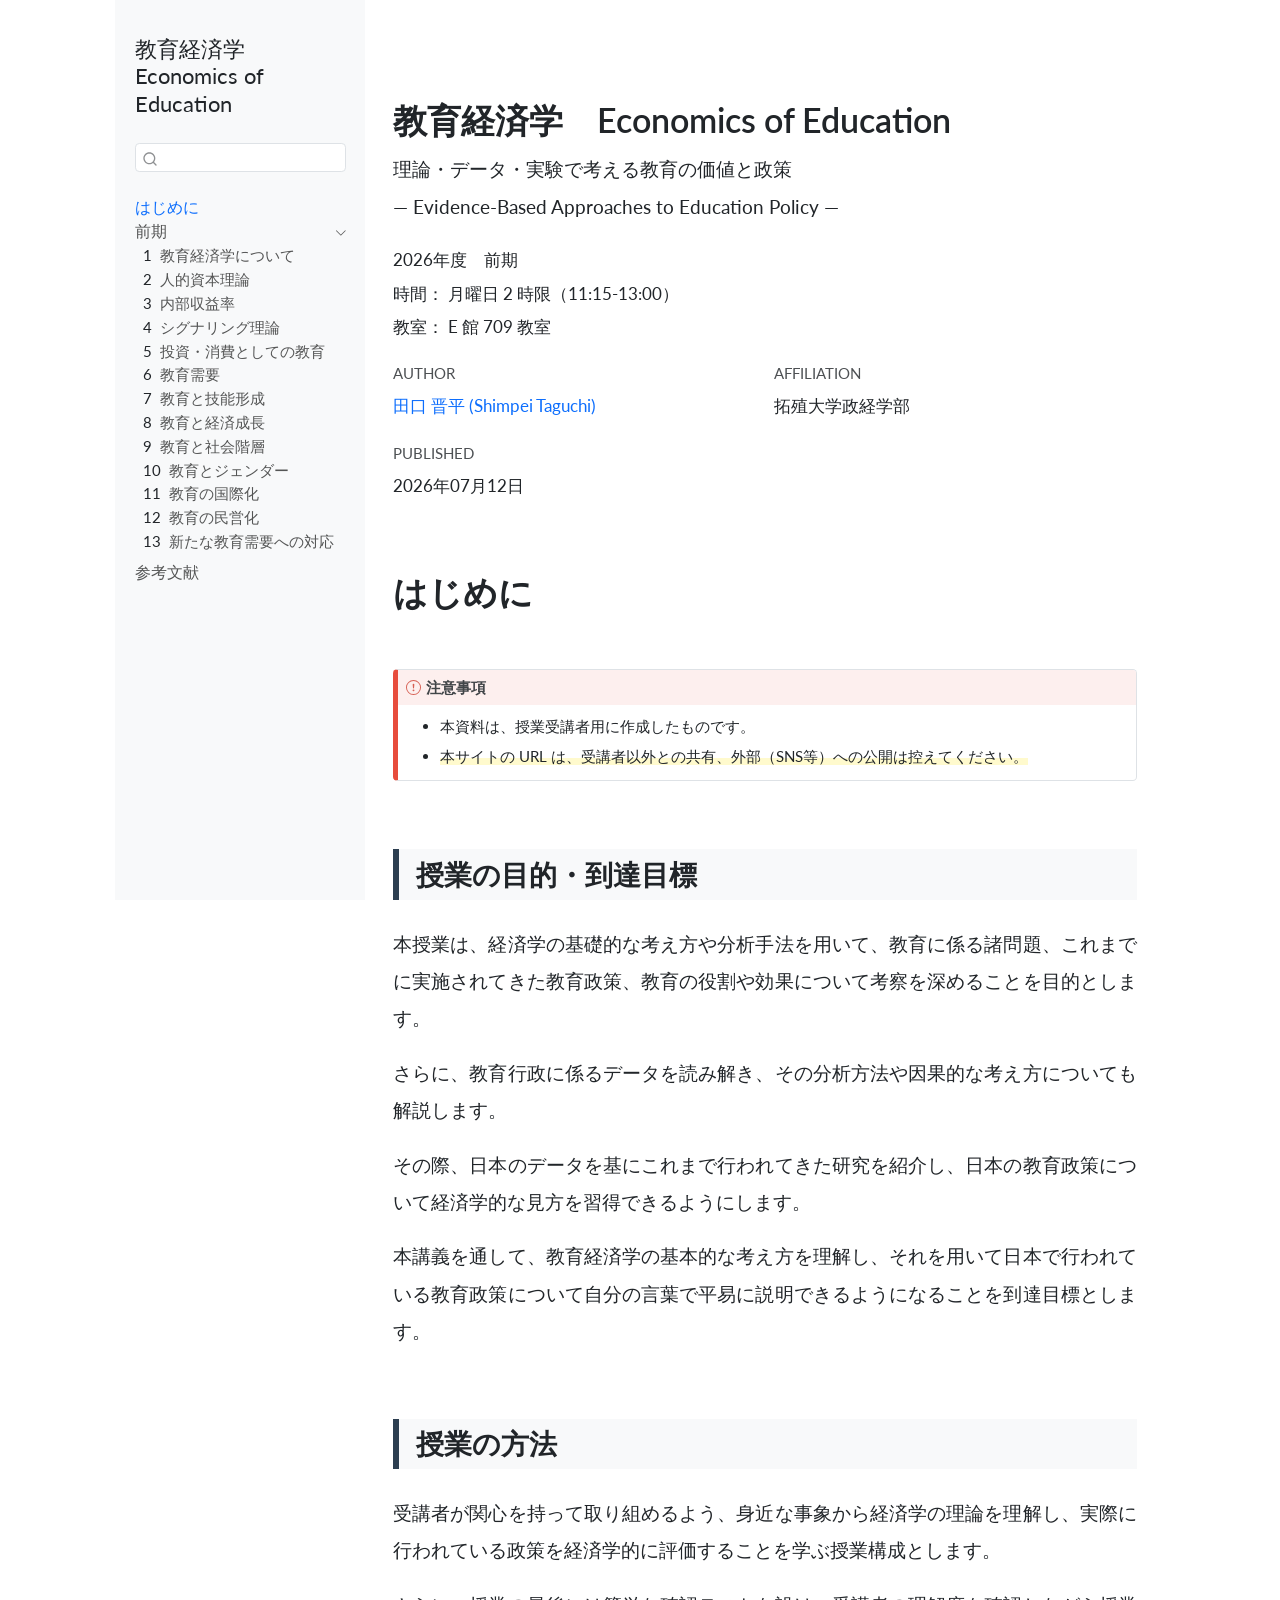
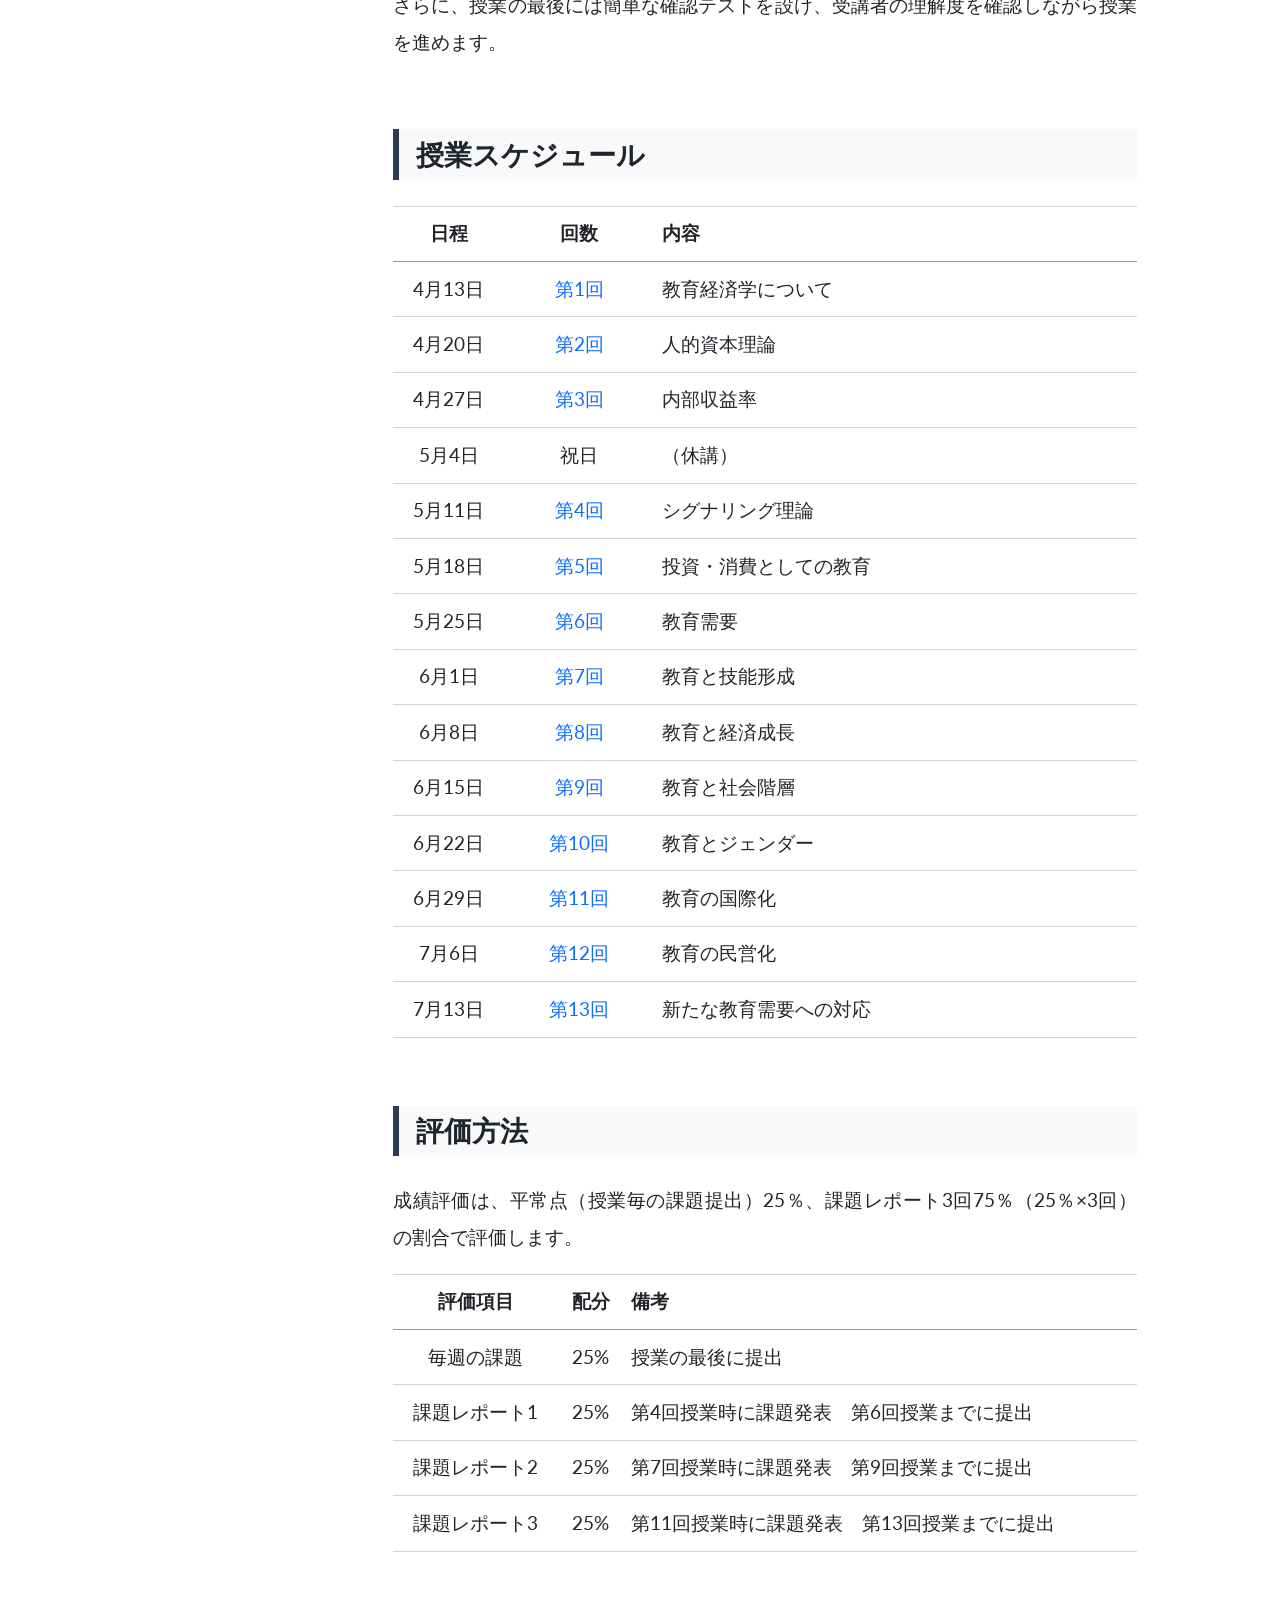
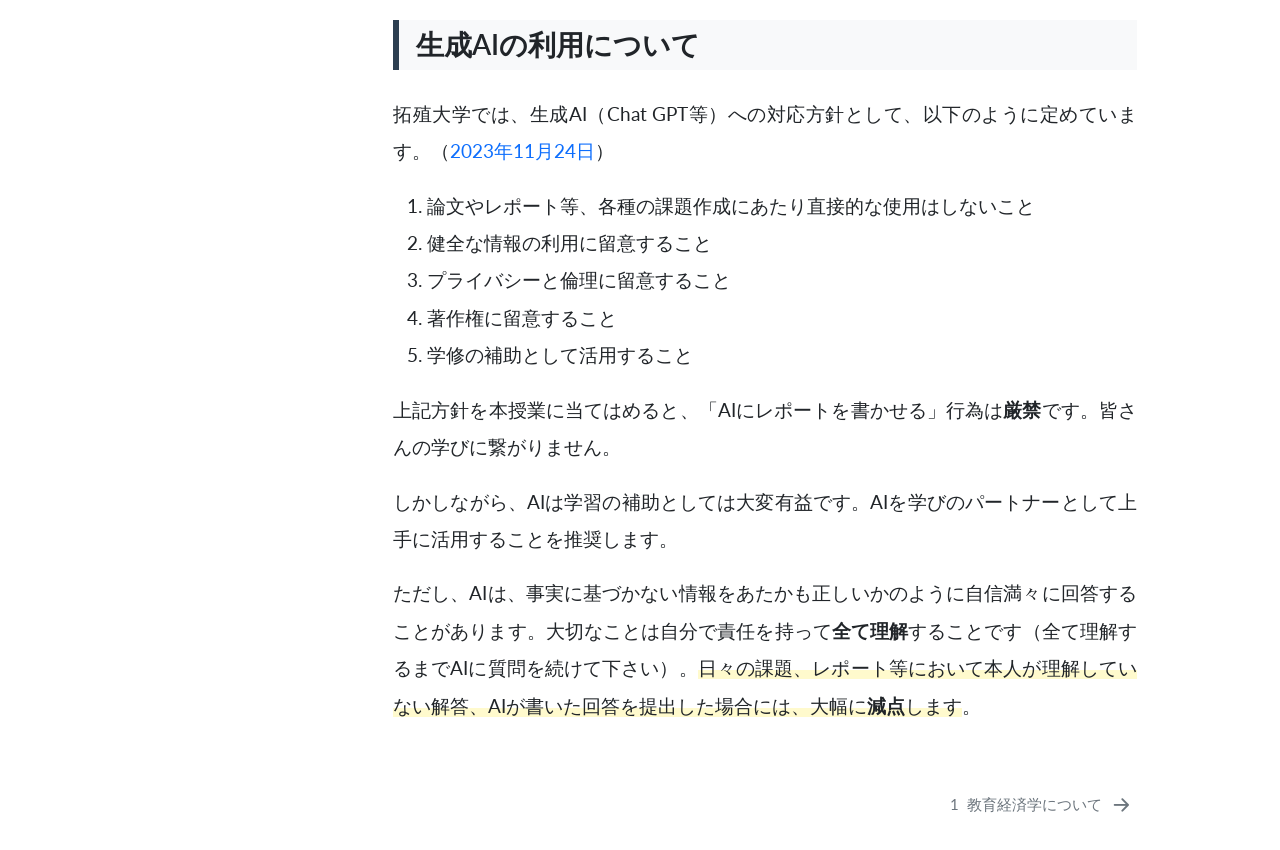
<file: index.html>
<!DOCTYPE html>
<html xmlns="http://www.w3.org/1999/xhtml" lang="en" xml:lang="en"><head>

<meta charset="utf-8">
<meta name="generator" content="quarto-1.8.27">

<meta name="viewport" content="width=device-width, initial-scale=1.0, user-scalable=yes">

<meta name="author" content="田口 晋平 (Shimpei Taguchi)">
<meta name="description" content="2026年度　前期 時間： 月曜日 2 時限（11:15-13:00） 教室： E 館 709 教室">

<title>教育経済学 Economics of Education</title>
<style>
code{white-space: pre-wrap;}
span.smallcaps{font-variant: small-caps;}
div.columns{display: flex; gap: min(4vw, 1.5em);}
div.column{flex: auto; overflow-x: auto;}
div.hanging-indent{margin-left: 1.5em; text-indent: -1.5em;}
ul.task-list{list-style: none;}
ul.task-list li input[type="checkbox"] {
  width: 0.8em;
  margin: 0 0.8em 0.2em -1em; /* quarto-specific, see https://github.com/quarto-dev/quarto-cli/issues/4556 */ 
  vertical-align: middle;
}
</style>


<script src="site_libs/quarto-nav/quarto-nav.js"></script>
<script src="site_libs/quarto-nav/headroom.min.js"></script>
<script src="site_libs/clipboard/clipboard.min.js"></script>
<script src="site_libs/quarto-search/autocomplete.umd.js"></script>
<script src="site_libs/quarto-search/fuse.min.js"></script>
<script src="site_libs/quarto-search/quarto-search.js"></script>
<meta name="quarto:offset" content="./">
<link href="./lecA01.html" rel="next">
<script src="site_libs/quarto-html/quarto.js" type="module"></script>
<script src="site_libs/quarto-html/tabsets/tabsets.js" type="module"></script>
<script src="site_libs/quarto-html/axe/axe-check.js" type="module"></script>
<script src="site_libs/quarto-html/popper.min.js"></script>
<script src="site_libs/quarto-html/tippy.umd.min.js"></script>
<script src="site_libs/quarto-html/anchor.min.js"></script>
<link href="site_libs/quarto-html/tippy.css" rel="stylesheet">
<link href="site_libs/quarto-html/quarto-syntax-highlighting-ed96de9b727972fe78a7b5d16c58bf87.css" rel="stylesheet" id="quarto-text-highlighting-styles">
<script src="site_libs/bootstrap/bootstrap.min.js"></script>
<link href="site_libs/bootstrap/bootstrap-icons.css" rel="stylesheet">
<link href="site_libs/bootstrap/bootstrap-131dd260d91686f5d9bec518fb44dbef.min.css" rel="stylesheet" append-hash="true" id="quarto-bootstrap" data-mode="light">
<script id="quarto-search-options" type="application/json">{
  "location": "sidebar",
  "copy-button": false,
  "collapse-after": 3,
  "panel-placement": "start",
  "type": "textbox",
  "limit": 50,
  "keyboard-shortcut": [
    "f",
    "/",
    "s"
  ],
  "show-item-context": false,
  "language": {
    "search-no-results-text": "No results",
    "search-matching-documents-text": "matching documents",
    "search-copy-link-title": "Copy link to search",
    "search-hide-matches-text": "Hide additional matches",
    "search-more-match-text": "more match in this document",
    "search-more-matches-text": "more matches in this document",
    "search-clear-button-title": "Clear",
    "search-text-placeholder": "",
    "search-detached-cancel-button-title": "Cancel",
    "search-submit-button-title": "Submit",
    "search-label": "Search"
  }
}</script>
<meta name="robots" content="noindex, nofollow">


</head>

<body class="nav-sidebar floating fullcontent quarto-light">

<div id="quarto-search-results"></div>
  <header id="quarto-header" class="headroom fixed-top">
  <nav class="quarto-secondary-nav">
    <div class="container-fluid d-flex">
      <button type="button" class="quarto-btn-toggle btn" data-bs-toggle="collapse" role="button" data-bs-target=".quarto-sidebar-collapse-item" aria-controls="quarto-sidebar" aria-expanded="false" aria-label="Toggle sidebar navigation" onclick="if (window.quartoToggleHeadroom) { window.quartoToggleHeadroom(); }">
        <i class="bi bi-layout-text-sidebar-reverse"></i>
      </button>
        <nav class="quarto-page-breadcrumbs" aria-label="breadcrumb"><ol class="breadcrumb"><li class="breadcrumb-item"><a href="./index.html">はじめに</a></li></ol></nav>
        <a class="flex-grow-1" role="navigation" data-bs-toggle="collapse" data-bs-target=".quarto-sidebar-collapse-item" aria-controls="quarto-sidebar" aria-expanded="false" aria-label="Toggle sidebar navigation" onclick="if (window.quartoToggleHeadroom) { window.quartoToggleHeadroom(); }">      
        </a>
      <button type="button" class="btn quarto-search-button" aria-label="Search" onclick="window.quartoOpenSearch();">
        <i class="bi bi-search"></i>
      </button>
    </div>
  </nav>
</header>
<!-- content -->
<div id="quarto-content" class="quarto-container page-columns page-rows-contents page-layout-article">
<!-- sidebar -->
  <nav id="quarto-sidebar" class="sidebar collapse collapse-horizontal quarto-sidebar-collapse-item sidebar-navigation floating overflow-auto">
    <div class="pt-lg-2 mt-2 text-left sidebar-header">
    <div class="sidebar-title mb-0 py-0">
      <a href="./">教育経済学　Economics of Education</a> 
    </div>
      </div>
        <div class="mt-2 flex-shrink-0 align-items-center">
        <div class="sidebar-search">
        <div id="quarto-search" class="" title="Search"></div>
        </div>
        </div>
    <div class="sidebar-menu-container"> 
    <ul class="list-unstyled mt-1">
        <li class="sidebar-item">
  <div class="sidebar-item-container"> 
  <a href="./index.html" class="sidebar-item-text sidebar-link active">
 <span class="menu-text">はじめに</span></a>
  </div>
</li>
        <li class="sidebar-item sidebar-item-section">
      <div class="sidebar-item-container"> 
            <a class="sidebar-item-text sidebar-link text-start" data-bs-toggle="collapse" data-bs-target="#quarto-sidebar-section-1" role="navigation" aria-expanded="true">
 <span class="menu-text">前期</span></a>
          <a class="sidebar-item-toggle text-start" data-bs-toggle="collapse" data-bs-target="#quarto-sidebar-section-1" role="navigation" aria-expanded="true" aria-label="Toggle section">
            <i class="bi bi-chevron-right ms-2"></i>
          </a> 
      </div>
      <ul id="quarto-sidebar-section-1" class="collapse list-unstyled sidebar-section depth1 show">  
          <li class="sidebar-item">
  <div class="sidebar-item-container"> 
  <a href="./lecA01.html" class="sidebar-item-text sidebar-link">
 <span class="menu-text"><span class="chapter-number">1</span>&nbsp; <span class="chapter-title">教育経済学について</span></span></a>
  </div>
</li>
          <li class="sidebar-item">
  <div class="sidebar-item-container"> 
  <a href="./lecA02.html" class="sidebar-item-text sidebar-link">
 <span class="menu-text"><span class="chapter-number">2</span>&nbsp; <span class="chapter-title">人的資本理論</span></span></a>
  </div>
</li>
          <li class="sidebar-item">
  <div class="sidebar-item-container"> 
  <a href="./lecA03.html" class="sidebar-item-text sidebar-link">
 <span class="menu-text"><span class="chapter-number">3</span>&nbsp; <span class="chapter-title">内部収益率</span></span></a>
  </div>
</li>
          <li class="sidebar-item">
  <div class="sidebar-item-container"> 
  <a href="./lecA04.html" class="sidebar-item-text sidebar-link">
 <span class="menu-text"><span class="chapter-number">4</span>&nbsp; <span class="chapter-title">シグナリング理論</span></span></a>
  </div>
</li>
          <li class="sidebar-item">
  <div class="sidebar-item-container"> 
  <a href="./lecA05.html" class="sidebar-item-text sidebar-link">
 <span class="menu-text"><span class="chapter-number">5</span>&nbsp; <span class="chapter-title">投資・消費としての教育</span></span></a>
  </div>
</li>
          <li class="sidebar-item">
  <div class="sidebar-item-container"> 
  <a href="./lecA06.html" class="sidebar-item-text sidebar-link">
 <span class="menu-text"><span class="chapter-number">6</span>&nbsp; <span class="chapter-title">教育需要</span></span></a>
  </div>
</li>
          <li class="sidebar-item">
  <div class="sidebar-item-container"> 
  <a href="./lecA07.html" class="sidebar-item-text sidebar-link">
 <span class="menu-text"><span class="chapter-number">7</span>&nbsp; <span class="chapter-title">教育と技能形成</span></span></a>
  </div>
</li>
          <li class="sidebar-item">
  <div class="sidebar-item-container"> 
  <a href="./lecA08.html" class="sidebar-item-text sidebar-link">
 <span class="menu-text"><span class="chapter-number">8</span>&nbsp; <span class="chapter-title">教育と経済成長</span></span></a>
  </div>
</li>
          <li class="sidebar-item">
  <div class="sidebar-item-container"> 
  <a href="./lecA09.html" class="sidebar-item-text sidebar-link">
 <span class="menu-text"><span class="chapter-number">9</span>&nbsp; <span class="chapter-title">教育と社会階層</span></span></a>
  </div>
</li>
          <li class="sidebar-item">
  <div class="sidebar-item-container"> 
  <a href="./lecA10.html" class="sidebar-item-text sidebar-link">
 <span class="menu-text"><span class="chapter-number">10</span>&nbsp; <span class="chapter-title">教育とジェンダー</span></span></a>
  </div>
</li>
          <li class="sidebar-item">
  <div class="sidebar-item-container"> 
  <a href="./lecA11.html" class="sidebar-item-text sidebar-link">
 <span class="menu-text"><span class="chapter-number">11</span>&nbsp; <span class="chapter-title">教育の国際化</span></span></a>
  </div>
</li>
          <li class="sidebar-item">
  <div class="sidebar-item-container"> 
  <a href="./lecA12.html" class="sidebar-item-text sidebar-link">
 <span class="menu-text"><span class="chapter-number">12</span>&nbsp; <span class="chapter-title">教育の民営化</span></span></a>
  </div>
</li>
          <li class="sidebar-item">
  <div class="sidebar-item-container"> 
  <a href="./lecA13.html" class="sidebar-item-text sidebar-link">
 <span class="menu-text"><span class="chapter-number">13</span>&nbsp; <span class="chapter-title">新たな教育需要への対応</span></span></a>
  </div>
</li>
      </ul>
  </li>
        <li class="sidebar-item">
  <div class="sidebar-item-container"> 
  <a href="./references.html" class="sidebar-item-text sidebar-link">
 <span class="menu-text">参考文献</span></a>
  </div>
</li>
    </ul>
    </div>
</nav>
<div id="quarto-sidebar-glass" class="quarto-sidebar-collapse-item" data-bs-toggle="collapse" data-bs-target=".quarto-sidebar-collapse-item"></div>
<!-- margin-sidebar -->
    
<!-- main -->
<main class="content" id="quarto-document-content">

<header id="title-block-header" class="quarto-title-block default">
<div class="quarto-title">
<h1 class="title">教育経済学　Economics of Education</h1>
<p class="subtitle lead"></p><p>理論・データ・実験で考える教育の価値と政策<br>
— Evidence-Based Approaches to Education Policy —</p><p></p>
</div>

<div>
  <div class="description">
    <p>2026年度　前期<br>
    時間： 月曜日 2 時限（11:15-13:00）<br>
    教室： E 館 709 教室</p>
  </div>
</div>

<div class="quarto-title-meta-author">
  <div class="quarto-title-meta-heading">Author</div>
  <div class="quarto-title-meta-heading">Affiliation</div>
  
    <div class="quarto-title-meta-contents">
    <p class="author"><a href="https://researchmap.jp/shimpei_taguchi">田口 晋平 (Shimpei Taguchi)</a> </p>
  </div>
  <div class="quarto-title-meta-contents">
        <p class="affiliation">
            拓殖大学政経学部
          </p>
      </div>
  </div>

<div class="quarto-title-meta">

      
    <div>
    <div class="quarto-title-meta-heading">Published</div>
    <div class="quarto-title-meta-contents">
      <p class="date">2026年07月12日</p>
    </div>
  </div>
  
    
  </div>
  


</header>


<section id="はじめに" class="level1 unnumbered">
<h1 class="unnumbered">はじめに</h1>
<div style="margin-top: 3.0em;">

</div>
<div class="callout callout-style-default callout-important callout-titled">
<div class="callout-header d-flex align-content-center">
<div class="callout-icon-container">
<i class="callout-icon"></i>
</div>
<div class="callout-title-container flex-fill">
<span class="screen-reader-only">Important</span>注意事項
</div>
</div>
<div class="callout-body-container callout-body">
<ul>
<li>本資料は、授業受講者用に作成したものです。</li>
<li><span class="marker">本サイトの URL は、受講者以外との共有、外部（SNS等）への公開は控えてください。</span></li>
</ul>
</div>
</div>
<section id="授業の目的到達目標" class="level2">
<h2 class="anchored" data-anchor-id="授業の目的到達目標">授業の目的・到達目標</h2>
<p>本授業は、経済学の基礎的な考え方や分析手法を用いて、教育に係る諸問題、これまでに実施されてきた教育政策、教育の役割や効果について考察を深めることを目的とします。</p>
<p>さらに、教育行政に係るデータを読み解き、その分析方法や因果的な考え方についても解説します。</p>
<p>その際、日本のデータを基にこれまで行われてきた研究を紹介し、日本の教育政策について経済学的な見方を習得できるようにします。</p>
<p>本講義を通して、教育経済学の基本的な考え方を理解し、それを用いて日本で行われている教育政策について自分の言葉で平易に説明できるようになることを到達目標とします。</p>
</section>
<section id="授業の方法" class="level2">
<h2 class="anchored" data-anchor-id="授業の方法">授業の方法</h2>
<p>受講者が関心を持って取り組めるよう、身近な事象から経済学の理論を理解し、実際に行われている政策を経済学的に評価することを学ぶ授業構成とします。</p>
<p>さらに、授業の最後には簡単な確認テストを設け、受講者の理解度を確認しながら授業を進めます。</p>
</section>
<section id="授業スケジュール" class="level2">
<h2 class="anchored" data-anchor-id="授業スケジュール">授業スケジュール</h2>
<table class="table-hover caption-top table">
<colgroup>
<col style="width: 15%">
<col style="width: 20%">
<col style="width: 65%">
</colgroup>
<thead>
<tr class="header">
<th style="text-align: center;">日程</th>
<th style="text-align: center;">回数</th>
<th style="text-align: left;">内容</th>
</tr>
</thead>
<tbody>
<tr class="odd">
<td style="text-align: center;">4月13日</td>
<td style="text-align: center;"><a href="./lecA01.html">第1回</a></td>
<td style="text-align: left;">教育経済学について</td>
</tr>
<tr class="even">
<td style="text-align: center;">4月20日</td>
<td style="text-align: center;"><a href="./lecA02.html">第2回</a></td>
<td style="text-align: left;">人的資本理論</td>
</tr>
<tr class="odd">
<td style="text-align: center;">4月27日</td>
<td style="text-align: center;"><a href="./lecA03.html">第3回</a></td>
<td style="text-align: left;">内部収益率</td>
</tr>
<tr class="even">
<td style="text-align: center;">5月4日</td>
<td style="text-align: center;">祝日</td>
<td style="text-align: left;">（休講）</td>
</tr>
<tr class="odd">
<td style="text-align: center;">5月11日</td>
<td style="text-align: center;"><a href="./lecA04.html">第4回</a></td>
<td style="text-align: left;">シグナリング理論</td>
</tr>
<tr class="even">
<td style="text-align: center;">5月18日</td>
<td style="text-align: center;"><a href="./lecA05.html">第5回</a></td>
<td style="text-align: left;">投資・消費としての教育</td>
</tr>
<tr class="odd">
<td style="text-align: center;">5月25日</td>
<td style="text-align: center;"><a href="./lecA06.html">第6回</a></td>
<td style="text-align: left;">教育需要</td>
</tr>
<tr class="even">
<td style="text-align: center;">6月1日</td>
<td style="text-align: center;"><a href="./lecA07.html">第7回</a></td>
<td style="text-align: left;">教育と技能形成</td>
</tr>
<tr class="odd">
<td style="text-align: center;">6月8日</td>
<td style="text-align: center;"><a href="./lecA08.html">第8回</a></td>
<td style="text-align: left;">教育と経済成長</td>
</tr>
<tr class="even">
<td style="text-align: center;">6月15日</td>
<td style="text-align: center;"><a href="./lecA09.html">第9回</a></td>
<td style="text-align: left;">教育と社会階層</td>
</tr>
<tr class="odd">
<td style="text-align: center;">6月22日</td>
<td style="text-align: center;"><a href="./lecA10.html">第10回</a></td>
<td style="text-align: left;">教育とジェンダー</td>
</tr>
<tr class="even">
<td style="text-align: center;">6月29日</td>
<td style="text-align: center;"><a href="./lecA11.html">第11回</a></td>
<td style="text-align: left;">教育の国際化</td>
</tr>
<tr class="odd">
<td style="text-align: center;">7月6日</td>
<td style="text-align: center;"><a href="./lecA12.html">第12回</a></td>
<td style="text-align: left;">教育の民営化</td>
</tr>
<tr class="even">
<td style="text-align: center;">7月13日</td>
<td style="text-align: center;"><a href="./lecA13.html">第13回</a></td>
<td style="text-align: left;">新たな教育需要への対応</td>
</tr>
</tbody>
</table>
</section>
<section id="評価方法" class="level2">
<h2 class="anchored" data-anchor-id="評価方法">評価方法</h2>
<p>成績評価は、平常点（授業毎の課題提出）25％、課題レポート3回75％（25％×3回）の割合で評価します。</p>
<table class="table-hover caption-top table">
<thead>
<tr class="header">
<th style="text-align: center;">評価項目</th>
<th style="text-align: center;">配分</th>
<th style="text-align: left;">備考</th>
</tr>
</thead>
<tbody>
<tr class="odd">
<td style="text-align: center;">毎週の課題</td>
<td style="text-align: center;">25%</td>
<td style="text-align: left;">授業の最後に提出</td>
</tr>
<tr class="even">
<td style="text-align: center;">課題レポート1</td>
<td style="text-align: center;">25%</td>
<td style="text-align: left;">第4回授業時に課題発表　第6回授業までに提出</td>
</tr>
<tr class="odd">
<td style="text-align: center;">課題レポート2</td>
<td style="text-align: center;">25%</td>
<td style="text-align: left;">第7回授業時に課題発表　第9回授業までに提出</td>
</tr>
<tr class="even">
<td style="text-align: center;">課題レポート3</td>
<td style="text-align: center;">25%</td>
<td style="text-align: left;">第11回授業時に課題発表　第13回授業までに提出</td>
</tr>
</tbody>
</table>
</section>
<section id="生成aiの利用について" class="level2">
<h2 class="anchored" data-anchor-id="生成aiの利用について">生成AIの利用について</h2>
<p>拓殖大学では、生成AI（Chat GPT等）への対応方針として、以下のように定めています。（<a href="https://www.takushoku-u.ac.jp/newsportal/summary/summary_231124_18958.html">2023年11月24日</a>）</p>
<ol type="1">
<li>論文やレポート等、各種の課題作成にあたり直接的な使用はしないこと</li>
<li>健全な情報の利用に留意すること</li>
<li>プライバシーと倫理に留意すること</li>
<li>著作権に留意すること</li>
<li>学修の補助として活用すること</li>
</ol>
<p>上記方針を本授業に当てはめると、「AIにレポートを書かせる」行為は<strong>厳禁</strong>です。皆さんの学びに繋がりません。</p>
<p>しかしながら、AIは学習の補助としては大変有益です。AIを学びのパートナーとして上手に活用することを推奨します。</p>
<p>ただし、AIは、事実に基づかない情報をあたかも正しいかのように自信満々に回答することがあります。大切なことは自分で責任を持って<strong>全て理解</strong>することです（全て理解するまでAIに質問を続けて下さい）。<span class="marker">日々の課題、レポート等において本人が理解していない解答、AIが書いた回答を提出した場合には、大幅に<strong>減点</strong>します</span>。</p>


</section>
</section>

</main> <!-- /main -->
<script id="quarto-html-after-body" type="application/javascript">
  window.document.addEventListener("DOMContentLoaded", function (event) {
    const icon = "";
    const anchorJS = new window.AnchorJS();
    anchorJS.options = {
      placement: 'right',
      icon: icon
    };
    anchorJS.add('.anchored');
    const isCodeAnnotation = (el) => {
      for (const clz of el.classList) {
        if (clz.startsWith('code-annotation-')) {                     
          return true;
        }
      }
      return false;
    }
    const onCopySuccess = function(e) {
      // button target
      const button = e.trigger;
      // don't keep focus
      button.blur();
      // flash "checked"
      button.classList.add('code-copy-button-checked');
      var currentTitle = button.getAttribute("title");
      button.setAttribute("title", "Copied!");
      let tooltip;
      if (window.bootstrap) {
        button.setAttribute("data-bs-toggle", "tooltip");
        button.setAttribute("data-bs-placement", "left");
        button.setAttribute("data-bs-title", "Copied!");
        tooltip = new bootstrap.Tooltip(button, 
          { trigger: "manual", 
            customClass: "code-copy-button-tooltip",
            offset: [0, -8]});
        tooltip.show();    
      }
      setTimeout(function() {
        if (tooltip) {
          tooltip.hide();
          button.removeAttribute("data-bs-title");
          button.removeAttribute("data-bs-toggle");
          button.removeAttribute("data-bs-placement");
        }
        button.setAttribute("title", currentTitle);
        button.classList.remove('code-copy-button-checked');
      }, 1000);
      // clear code selection
      e.clearSelection();
    }
    const getTextToCopy = function(trigger) {
      const outerScaffold = trigger.parentElement.cloneNode(true);
      const codeEl = outerScaffold.querySelector('code');
      for (const childEl of codeEl.children) {
        if (isCodeAnnotation(childEl)) {
          childEl.remove();
        }
      }
      return codeEl.innerText;
    }
    const clipboard = new window.ClipboardJS('.code-copy-button:not([data-in-quarto-modal])', {
      text: getTextToCopy
    });
    clipboard.on('success', onCopySuccess);
    if (window.document.getElementById('quarto-embedded-source-code-modal')) {
      const clipboardModal = new window.ClipboardJS('.code-copy-button[data-in-quarto-modal]', {
        text: getTextToCopy,
        container: window.document.getElementById('quarto-embedded-source-code-modal')
      });
      clipboardModal.on('success', onCopySuccess);
    }
      var localhostRegex = new RegExp(/^(?:http|https):\/\/localhost\:?[0-9]*\//);
      var mailtoRegex = new RegExp(/^mailto:/);
        var filterRegex = new RegExp('/' + window.location.host + '/');
      var isInternal = (href) => {
          return filterRegex.test(href) || localhostRegex.test(href) || mailtoRegex.test(href);
      }
      // Inspect non-navigation links and adorn them if external
     var links = window.document.querySelectorAll('a[href]:not(.nav-link):not(.navbar-brand):not(.toc-action):not(.sidebar-link):not(.sidebar-item-toggle):not(.pagination-link):not(.no-external):not([aria-hidden]):not(.dropdown-item):not(.quarto-navigation-tool):not(.about-link)');
      for (var i=0; i<links.length; i++) {
        const link = links[i];
        if (!isInternal(link.href)) {
          // undo the damage that might have been done by quarto-nav.js in the case of
          // links that we want to consider external
          if (link.dataset.originalHref !== undefined) {
            link.href = link.dataset.originalHref;
          }
            // target, if specified
            link.setAttribute("target", "_blank");
            if (link.getAttribute("rel") === null) {
              link.setAttribute("rel", "noopener");
            }
        }
      }
    function tippyHover(el, contentFn, onTriggerFn, onUntriggerFn) {
      const config = {
        allowHTML: true,
        maxWidth: 500,
        delay: 100,
        arrow: false,
        appendTo: function(el) {
            return el.parentElement;
        },
        interactive: true,
        interactiveBorder: 10,
        theme: 'quarto',
        placement: 'bottom-start',
      };
      if (contentFn) {
        config.content = contentFn;
      }
      if (onTriggerFn) {
        config.onTrigger = onTriggerFn;
      }
      if (onUntriggerFn) {
        config.onUntrigger = onUntriggerFn;
      }
      window.tippy(el, config); 
    }
    const noterefs = window.document.querySelectorAll('a[role="doc-noteref"]');
    for (var i=0; i<noterefs.length; i++) {
      const ref = noterefs[i];
      tippyHover(ref, function() {
        // use id or data attribute instead here
        let href = ref.getAttribute('data-footnote-href') || ref.getAttribute('href');
        try { href = new URL(href).hash; } catch {}
        const id = href.replace(/^#\/?/, "");
        const note = window.document.getElementById(id);
        if (note) {
          return note.innerHTML;
        } else {
          return "";
        }
      });
    }
    const xrefs = window.document.querySelectorAll('a.quarto-xref');
    const processXRef = (id, note) => {
      // Strip column container classes
      const stripColumnClz = (el) => {
        el.classList.remove("page-full", "page-columns");
        if (el.children) {
          for (const child of el.children) {
            stripColumnClz(child);
          }
        }
      }
      stripColumnClz(note)
      if (id === null || id.startsWith('sec-')) {
        // Special case sections, only their first couple elements
        const container = document.createElement("div");
        if (note.children && note.children.length > 2) {
          container.appendChild(note.children[0].cloneNode(true));
          for (let i = 1; i < note.children.length; i++) {
            const child = note.children[i];
            if (child.tagName === "P" && child.innerText === "") {
              continue;
            } else {
              container.appendChild(child.cloneNode(true));
              break;
            }
          }
          if (window.Quarto?.typesetMath) {
            window.Quarto.typesetMath(container);
          }
          return container.innerHTML
        } else {
          if (window.Quarto?.typesetMath) {
            window.Quarto.typesetMath(note);
          }
          return note.innerHTML;
        }
      } else {
        // Remove any anchor links if they are present
        const anchorLink = note.querySelector('a.anchorjs-link');
        if (anchorLink) {
          anchorLink.remove();
        }
        if (window.Quarto?.typesetMath) {
          window.Quarto.typesetMath(note);
        }
        if (note.classList.contains("callout")) {
          return note.outerHTML;
        } else {
          return note.innerHTML;
        }
      }
    }
    for (var i=0; i<xrefs.length; i++) {
      const xref = xrefs[i];
      tippyHover(xref, undefined, function(instance) {
        instance.disable();
        let url = xref.getAttribute('href');
        let hash = undefined; 
        if (url.startsWith('#')) {
          hash = url;
        } else {
          try { hash = new URL(url).hash; } catch {}
        }
        if (hash) {
          const id = hash.replace(/^#\/?/, "");
          const note = window.document.getElementById(id);
          if (note !== null) {
            try {
              const html = processXRef(id, note.cloneNode(true));
              instance.setContent(html);
            } finally {
              instance.enable();
              instance.show();
            }
          } else {
            // See if we can fetch this
            fetch(url.split('#')[0])
            .then(res => res.text())
            .then(html => {
              const parser = new DOMParser();
              const htmlDoc = parser.parseFromString(html, "text/html");
              const note = htmlDoc.getElementById(id);
              if (note !== null) {
                const html = processXRef(id, note);
                instance.setContent(html);
              } 
            }).finally(() => {
              instance.enable();
              instance.show();
            });
          }
        } else {
          // See if we can fetch a full url (with no hash to target)
          // This is a special case and we should probably do some content thinning / targeting
          fetch(url)
          .then(res => res.text())
          .then(html => {
            const parser = new DOMParser();
            const htmlDoc = parser.parseFromString(html, "text/html");
            const note = htmlDoc.querySelector('main.content');
            if (note !== null) {
              // This should only happen for chapter cross references
              // (since there is no id in the URL)
              // remove the first header
              if (note.children.length > 0 && note.children[0].tagName === "HEADER") {
                note.children[0].remove();
              }
              const html = processXRef(null, note);
              instance.setContent(html);
            } 
          }).finally(() => {
            instance.enable();
            instance.show();
          });
        }
      }, function(instance) {
      });
    }
        let selectedAnnoteEl;
        const selectorForAnnotation = ( cell, annotation) => {
          let cellAttr = 'data-code-cell="' + cell + '"';
          let lineAttr = 'data-code-annotation="' +  annotation + '"';
          const selector = 'span[' + cellAttr + '][' + lineAttr + ']';
          return selector;
        }
        const selectCodeLines = (annoteEl) => {
          const doc = window.document;
          const targetCell = annoteEl.getAttribute("data-target-cell");
          const targetAnnotation = annoteEl.getAttribute("data-target-annotation");
          const annoteSpan = window.document.querySelector(selectorForAnnotation(targetCell, targetAnnotation));
          const lines = annoteSpan.getAttribute("data-code-lines").split(",");
          const lineIds = lines.map((line) => {
            return targetCell + "-" + line;
          })
          let top = null;
          let height = null;
          let parent = null;
          if (lineIds.length > 0) {
              //compute the position of the single el (top and bottom and make a div)
              const el = window.document.getElementById(lineIds[0]);
              top = el.offsetTop;
              height = el.offsetHeight;
              parent = el.parentElement.parentElement;
            if (lineIds.length > 1) {
              const lastEl = window.document.getElementById(lineIds[lineIds.length - 1]);
              const bottom = lastEl.offsetTop + lastEl.offsetHeight;
              height = bottom - top;
            }
            if (top !== null && height !== null && parent !== null) {
              // cook up a div (if necessary) and position it 
              let div = window.document.getElementById("code-annotation-line-highlight");
              if (div === null) {
                div = window.document.createElement("div");
                div.setAttribute("id", "code-annotation-line-highlight");
                div.style.position = 'absolute';
                parent.appendChild(div);
              }
              div.style.top = top - 2 + "px";
              div.style.height = height + 4 + "px";
              div.style.left = 0;
              let gutterDiv = window.document.getElementById("code-annotation-line-highlight-gutter");
              if (gutterDiv === null) {
                gutterDiv = window.document.createElement("div");
                gutterDiv.setAttribute("id", "code-annotation-line-highlight-gutter");
                gutterDiv.style.position = 'absolute';
                const codeCell = window.document.getElementById(targetCell);
                const gutter = codeCell.querySelector('.code-annotation-gutter');
                gutter.appendChild(gutterDiv);
              }
              gutterDiv.style.top = top - 2 + "px";
              gutterDiv.style.height = height + 4 + "px";
            }
            selectedAnnoteEl = annoteEl;
          }
        };
        const unselectCodeLines = () => {
          const elementsIds = ["code-annotation-line-highlight", "code-annotation-line-highlight-gutter"];
          elementsIds.forEach((elId) => {
            const div = window.document.getElementById(elId);
            if (div) {
              div.remove();
            }
          });
          selectedAnnoteEl = undefined;
        };
          // Handle positioning of the toggle
      window.addEventListener(
        "resize",
        throttle(() => {
          elRect = undefined;
          if (selectedAnnoteEl) {
            selectCodeLines(selectedAnnoteEl);
          }
        }, 10)
      );
      function throttle(fn, ms) {
      let throttle = false;
      let timer;
        return (...args) => {
          if(!throttle) { // first call gets through
              fn.apply(this, args);
              throttle = true;
          } else { // all the others get throttled
              if(timer) clearTimeout(timer); // cancel #2
              timer = setTimeout(() => {
                fn.apply(this, args);
                timer = throttle = false;
              }, ms);
          }
        };
      }
        const annoteTargets = window.document.querySelectorAll('.code-annotation-anchor');
        for (let i=0; i<annoteTargets.length; i++) {
          const annoteTarget = annoteTargets[i];
          const targetCell = annoteTarget.getAttribute("data-target-cell");
          const targetAnnotation = annoteTarget.getAttribute("data-target-annotation");
          const contentFn = () => {
            const content = window.document.querySelector(selectorForAnnotation(targetCell, targetAnnotation));
            if (content) {
              const tipContent = content.cloneNode(true);
              tipContent.classList.add("code-annotation-tip-content");
              return tipContent.outerHTML;
            }
          }
          const config = {
            allowHTML: true,
            content: contentFn,
            onShow: (instance) => {
              selectCodeLines(instance.reference);
              instance.reference.classList.add('code-annotation-active');
              window.tippy.hideAll();
            },
            onHide: (instance) => {
              unselectCodeLines();
              instance.reference.classList.remove('code-annotation-active');
            },
            maxWidth: 300,
            delay: [50, 0],
            duration: [200, 0],
            offset: [5, 10],
            arrow: true,
            trigger: 'click',
            appendTo: function(el) {
              return el.parentElement.parentElement.parentElement;
            },
            interactive: true,
            interactiveBorder: 10,
            theme: 'quarto',
            placement: 'right',
            positionFixed: true,
            popperOptions: {
              modifiers: [
              {
                name: 'flip',
                options: {
                  flipVariations: false, // true by default
                  allowedAutoPlacements: ['right'],
                  fallbackPlacements: ['right', 'top', 'top-start', 'top-end', 'bottom', 'bottom-start', 'bottom-end', 'left'],
                },
              },
              {
                name: 'preventOverflow',
                options: {
                  mainAxis: false,
                  altAxis: false
                }
              }
              ]        
            }      
          };
          window.tippy(annoteTarget, config); 
        }
    const findCites = (el) => {
      const parentEl = el.parentElement;
      if (parentEl) {
        const cites = parentEl.dataset.cites;
        if (cites) {
          return {
            el,
            cites: cites.split(' ')
          };
        } else {
          return findCites(el.parentElement)
        }
      } else {
        return undefined;
      }
    };
    var bibliorefs = window.document.querySelectorAll('a[role="doc-biblioref"]');
    for (var i=0; i<bibliorefs.length; i++) {
      const ref = bibliorefs[i];
      const citeInfo = findCites(ref);
      if (citeInfo) {
        tippyHover(citeInfo.el, function() {
          var popup = window.document.createElement('div');
          citeInfo.cites.forEach(function(cite) {
            var citeDiv = window.document.createElement('div');
            citeDiv.classList.add('hanging-indent');
            citeDiv.classList.add('csl-entry');
            var biblioDiv = window.document.getElementById('ref-' + cite);
            if (biblioDiv) {
              citeDiv.innerHTML = biblioDiv.innerHTML;
            }
            popup.appendChild(citeDiv);
          });
          return popup.innerHTML;
        });
      }
    }
  });
  </script>
<nav class="page-navigation">
  <div class="nav-page nav-page-previous">
  </div>
  <div class="nav-page nav-page-next">
      <a href="./lecA01.html" class="pagination-link" aria-label="教育経済学について">
        <span class="nav-page-text"><span class="chapter-number">1</span>&nbsp; <span class="chapter-title">教育経済学について</span></span> <i class="bi bi-arrow-right-short"></i>
      </a>
  </div>
</nav>
</div> <!-- /content -->




</body></html>
</file>
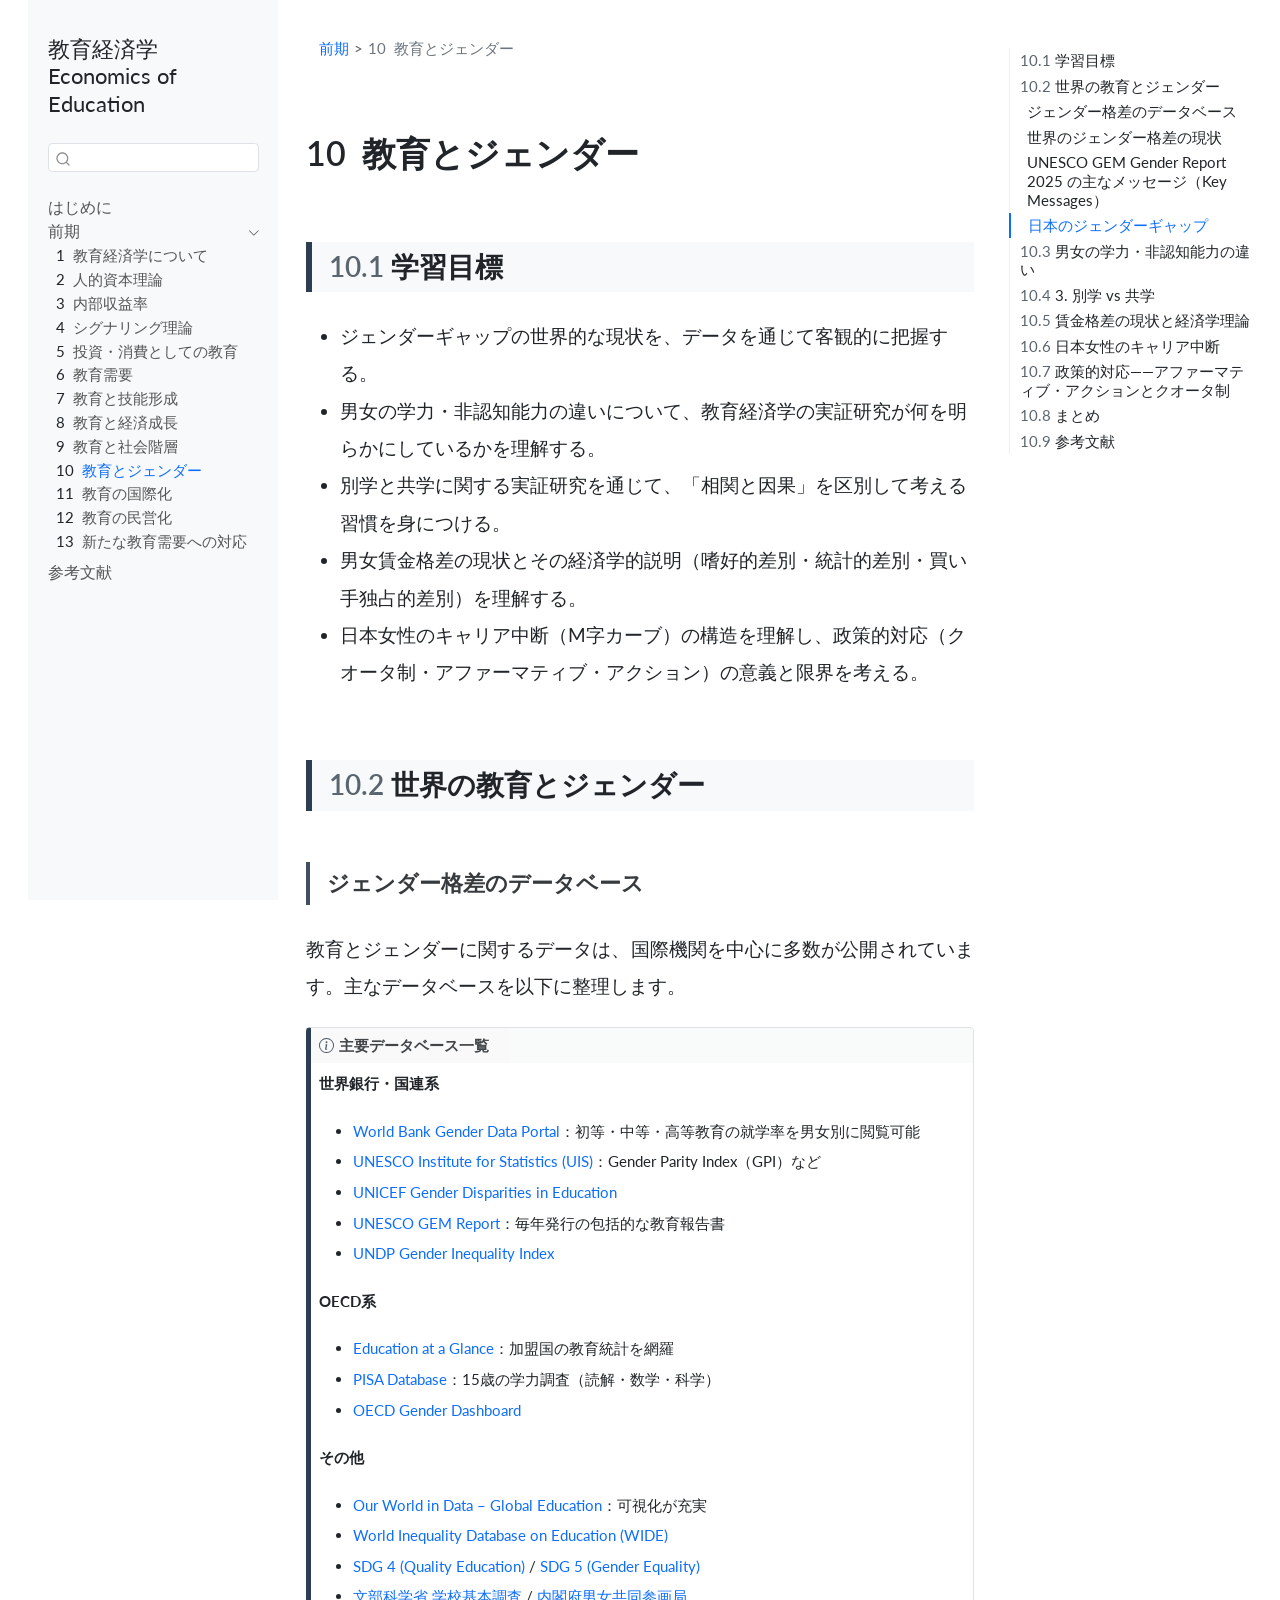
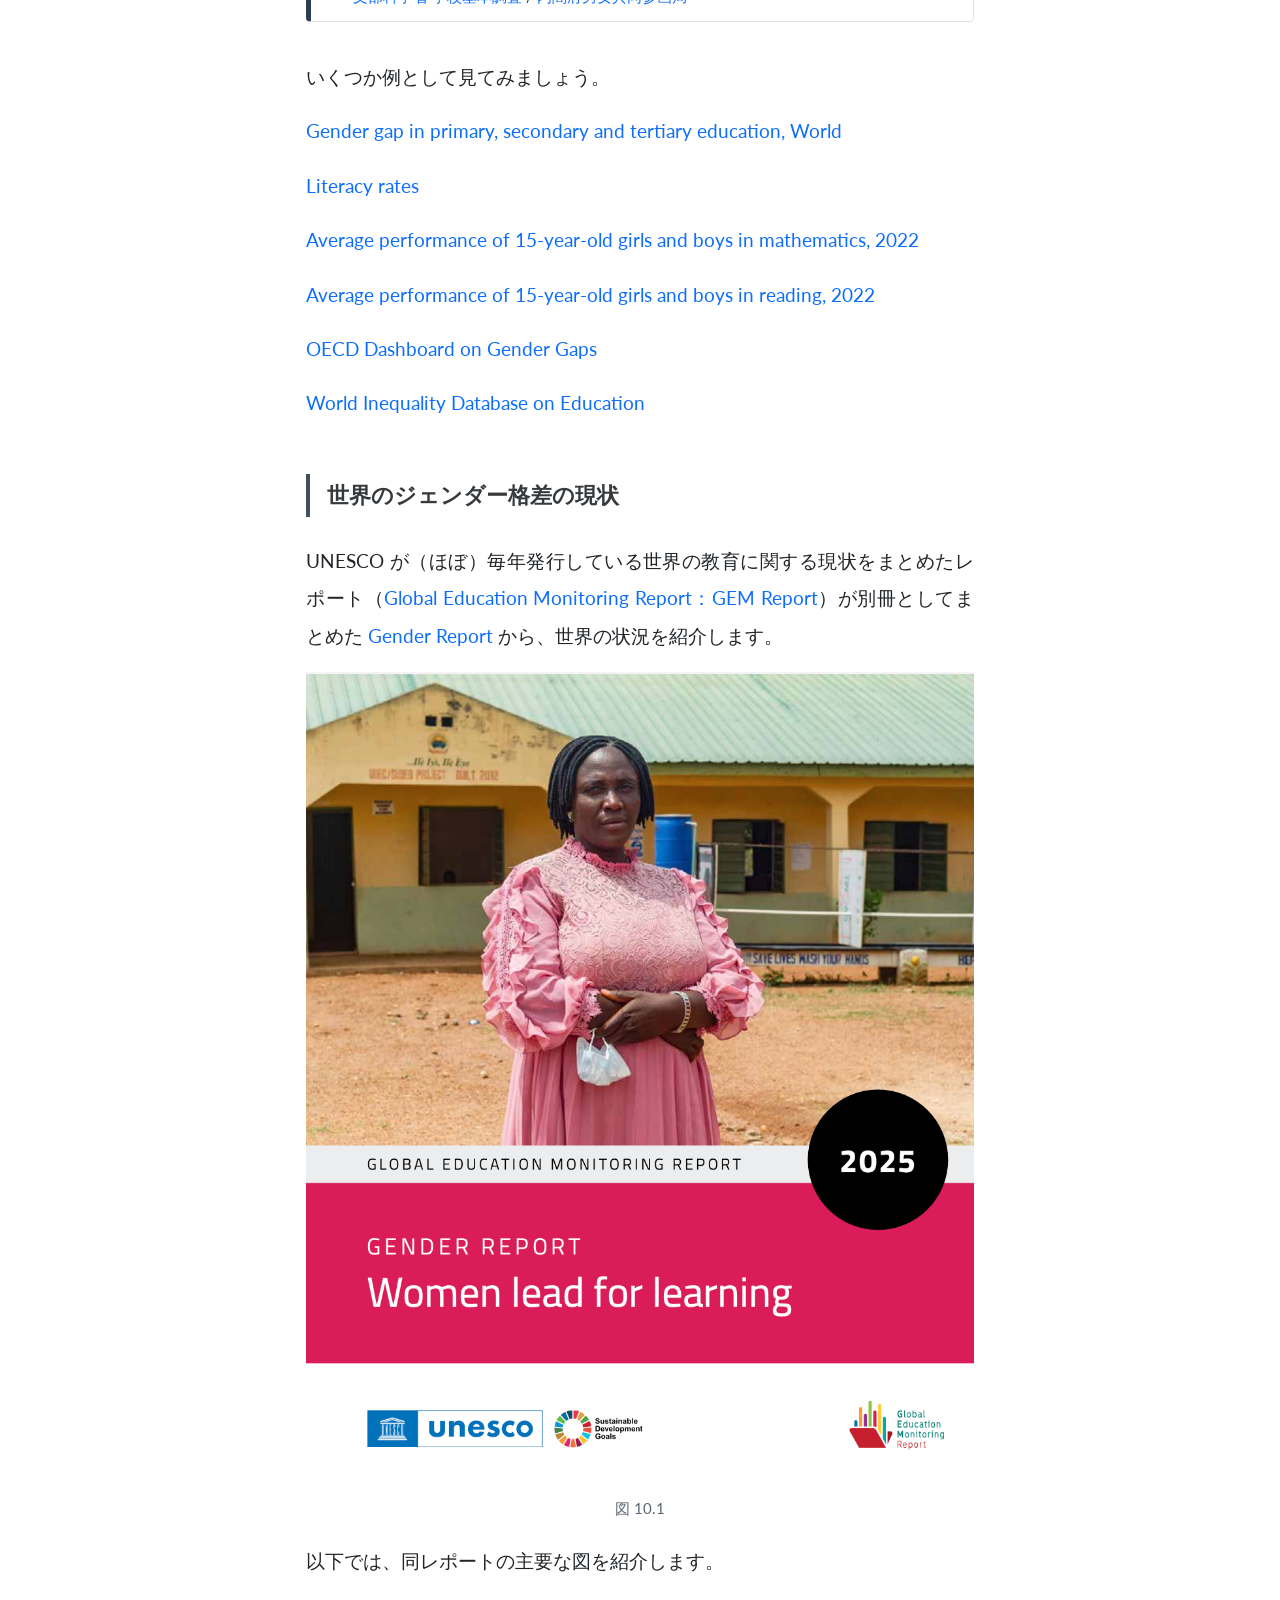
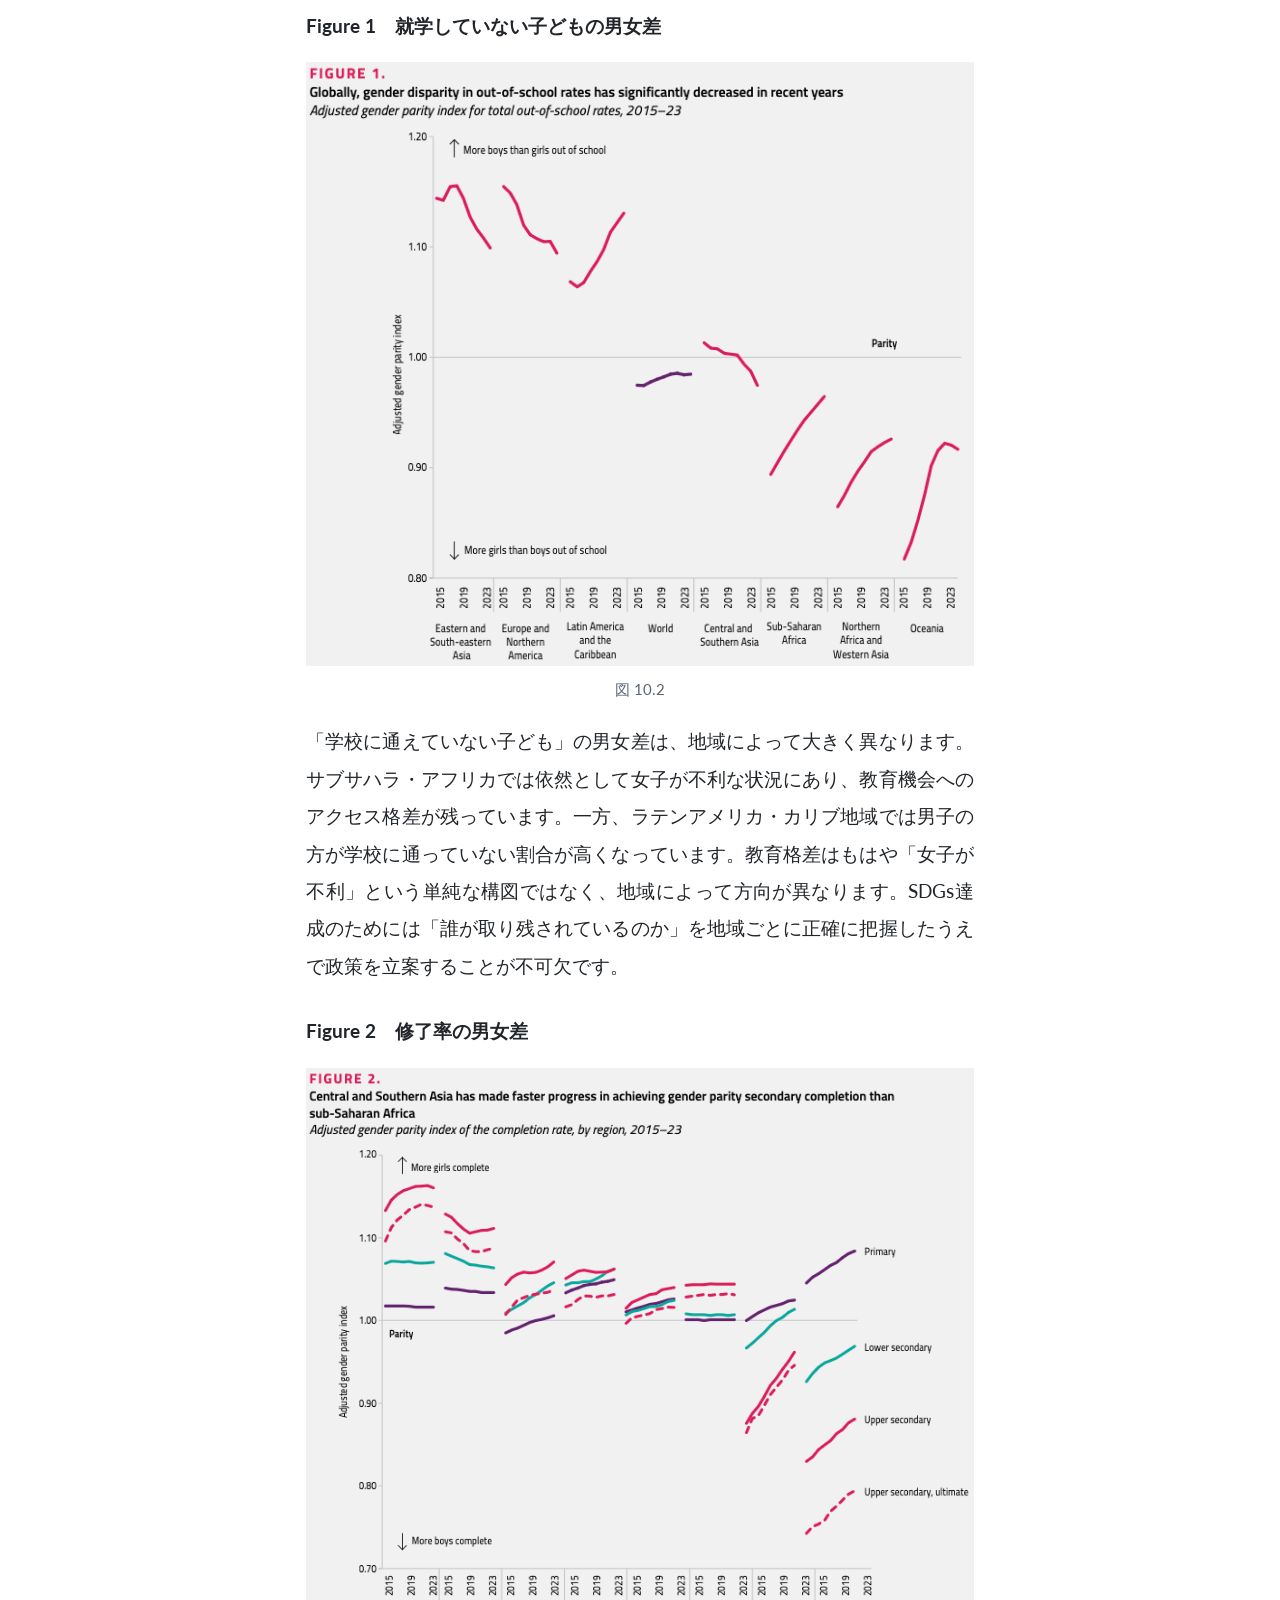
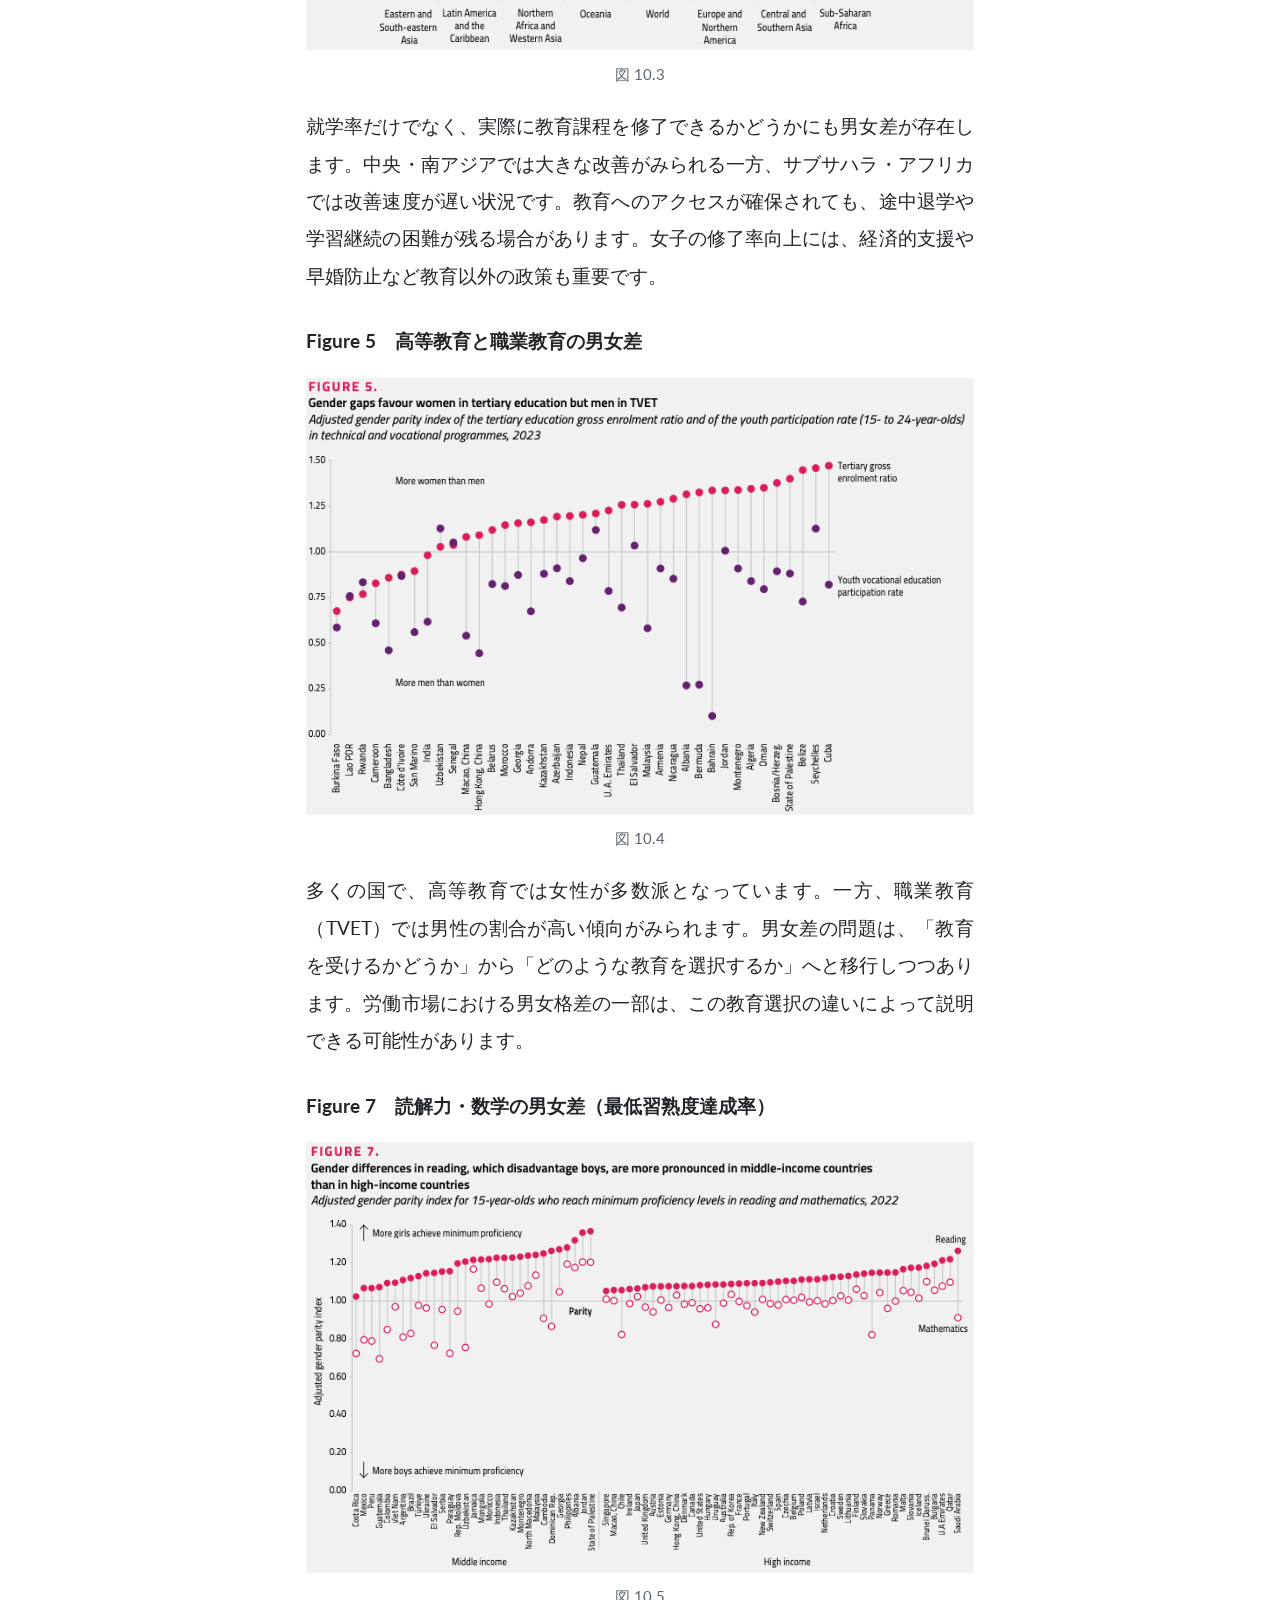
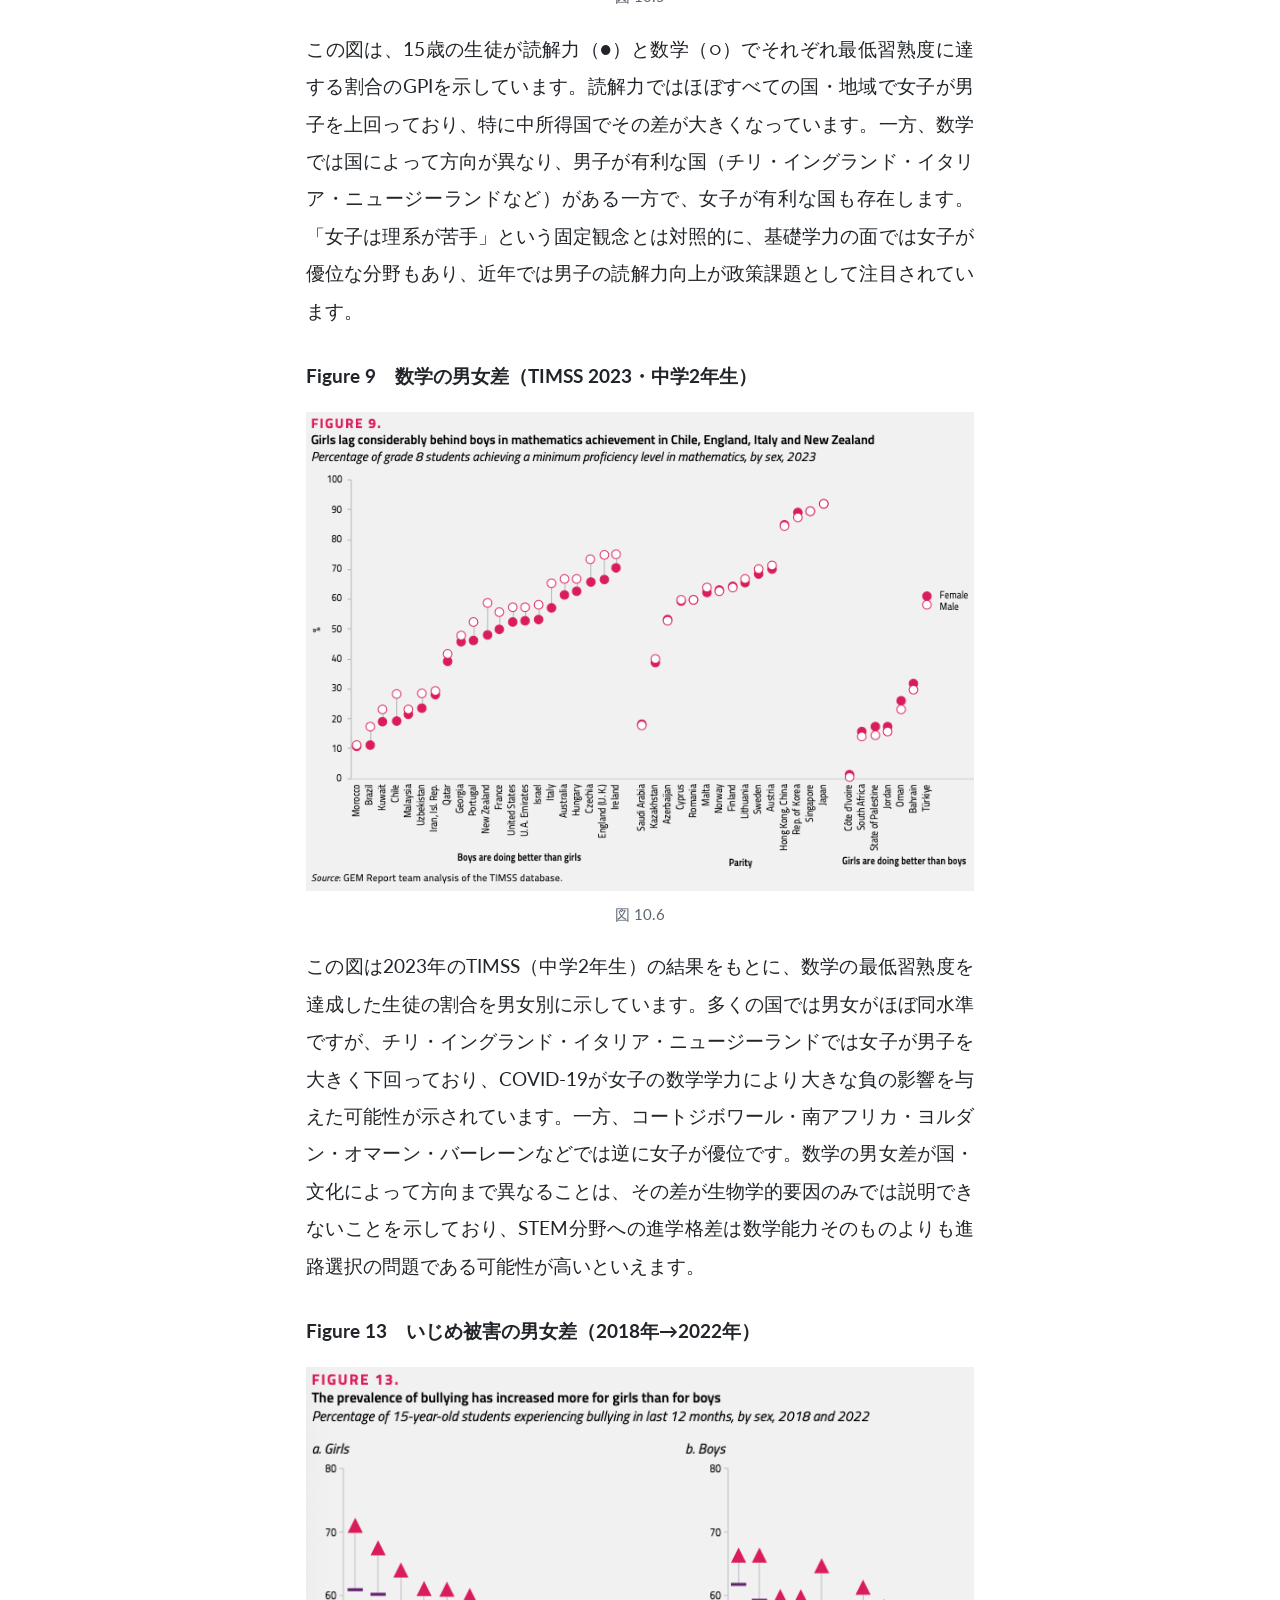
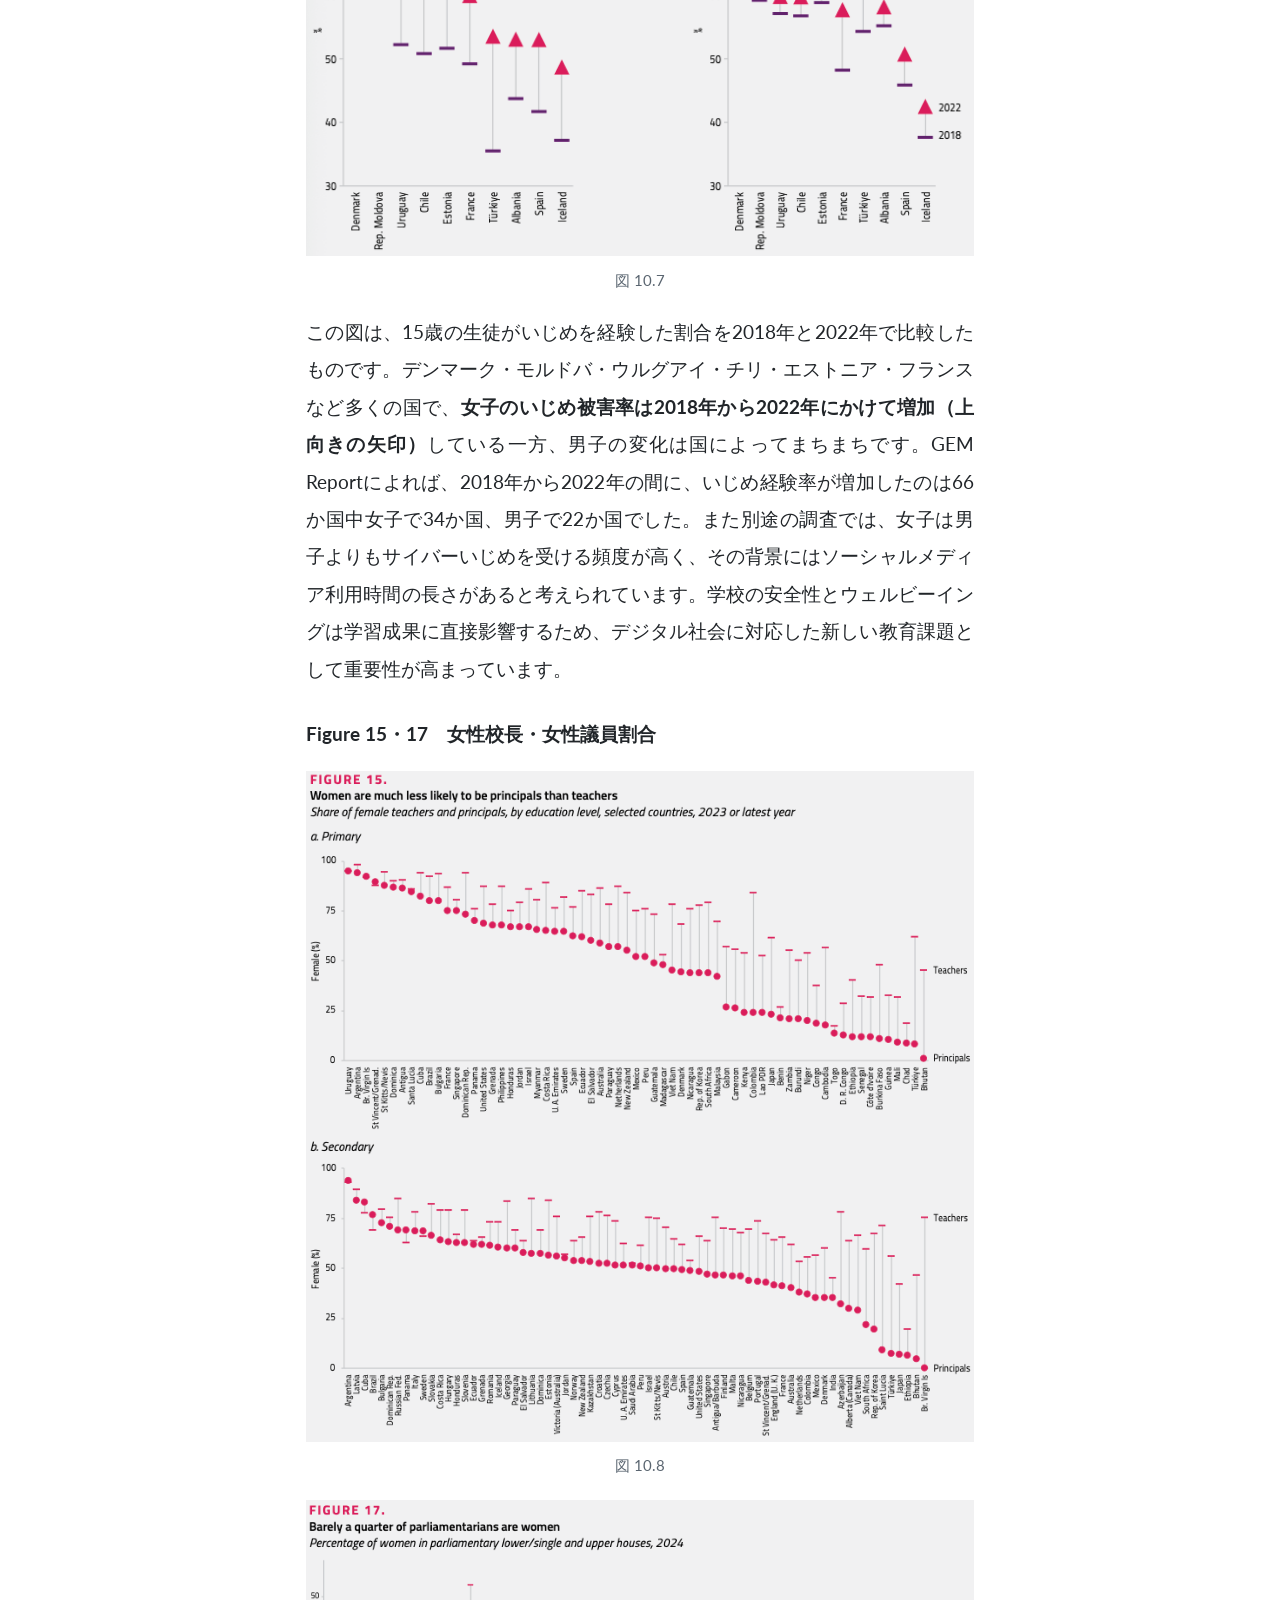
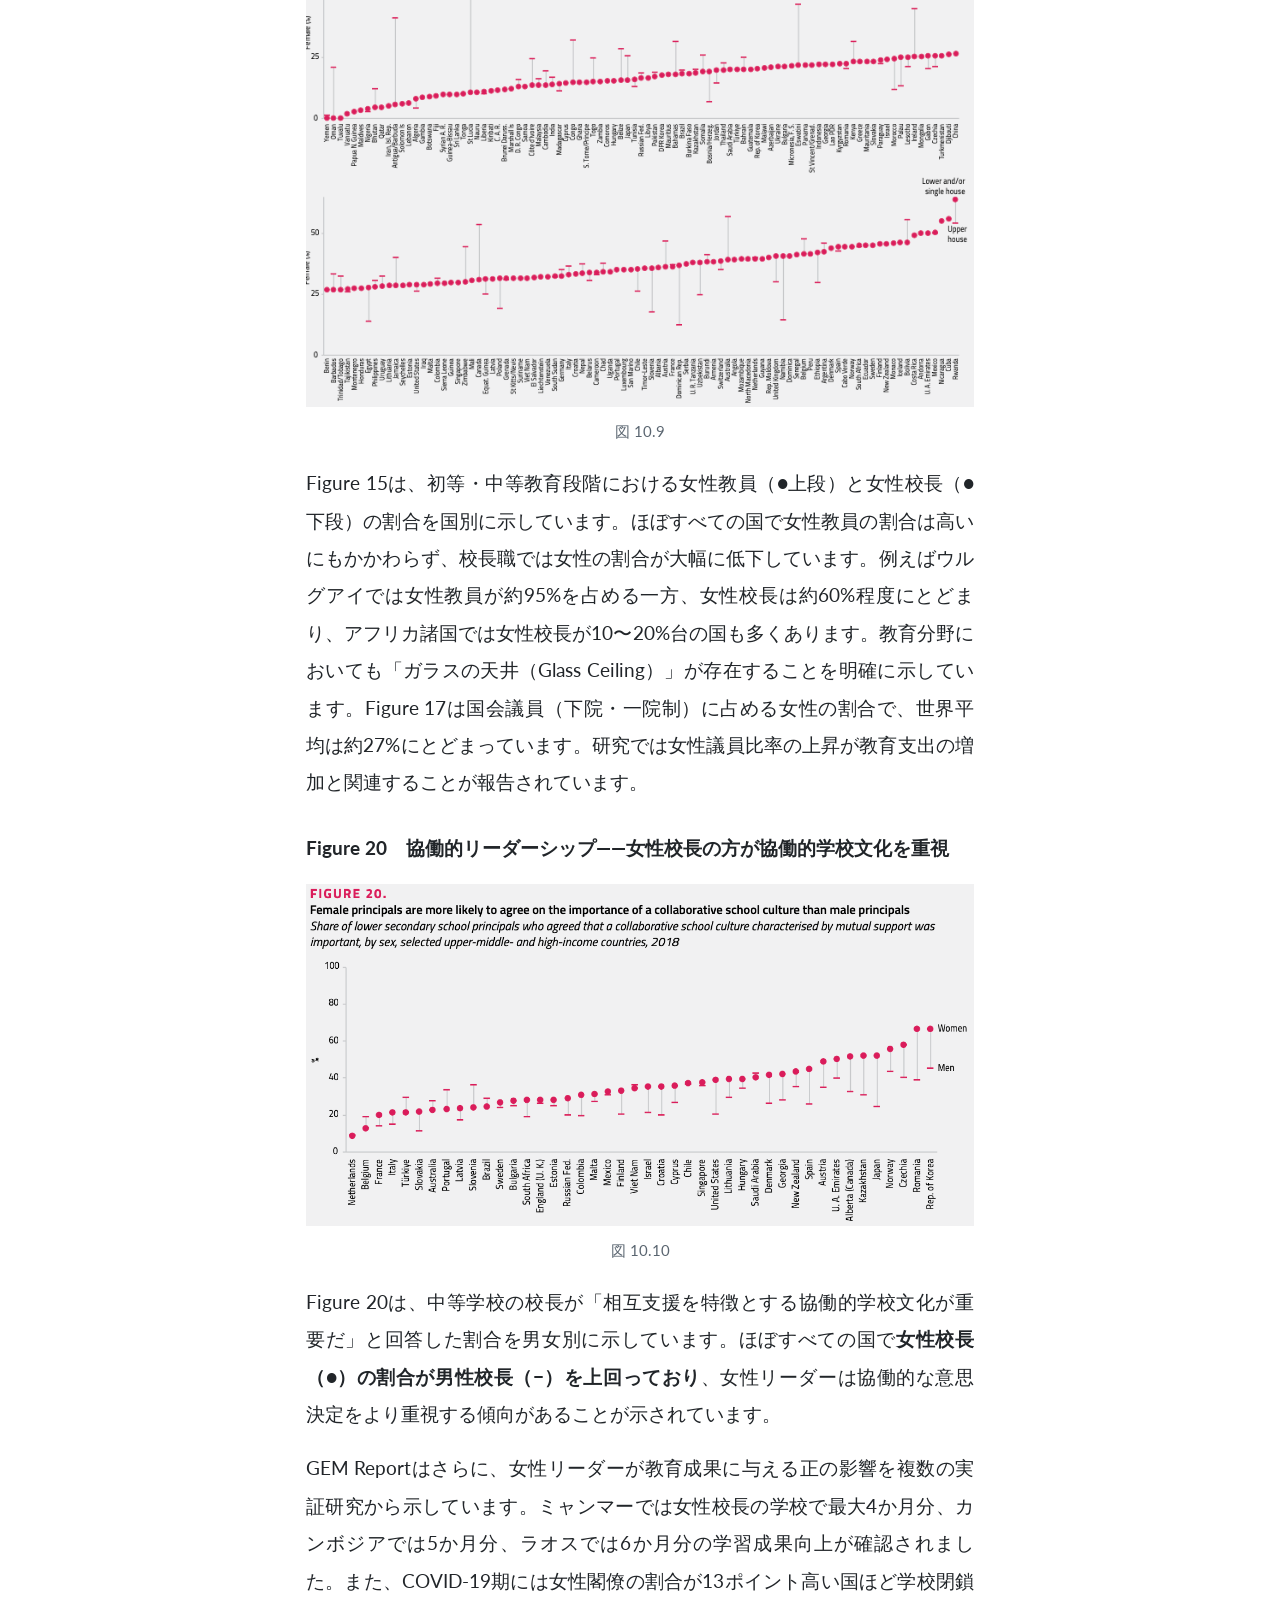
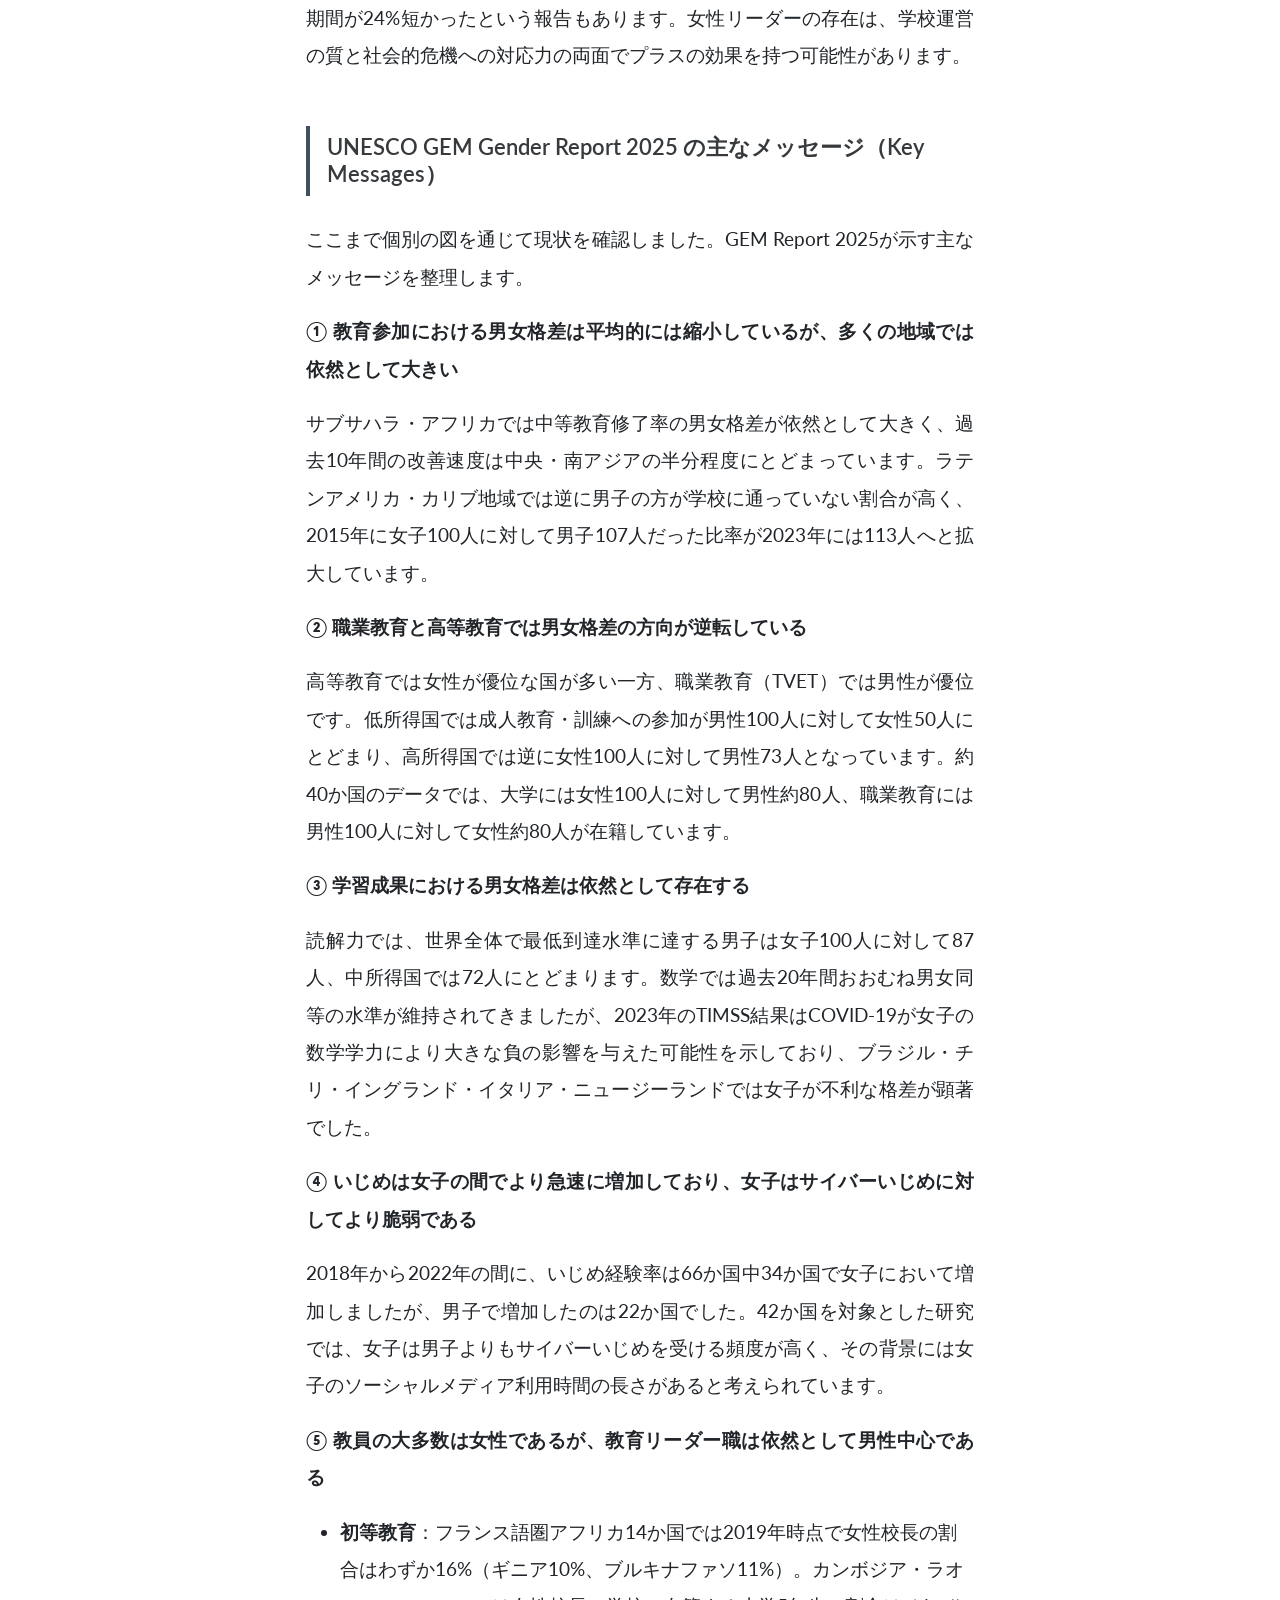
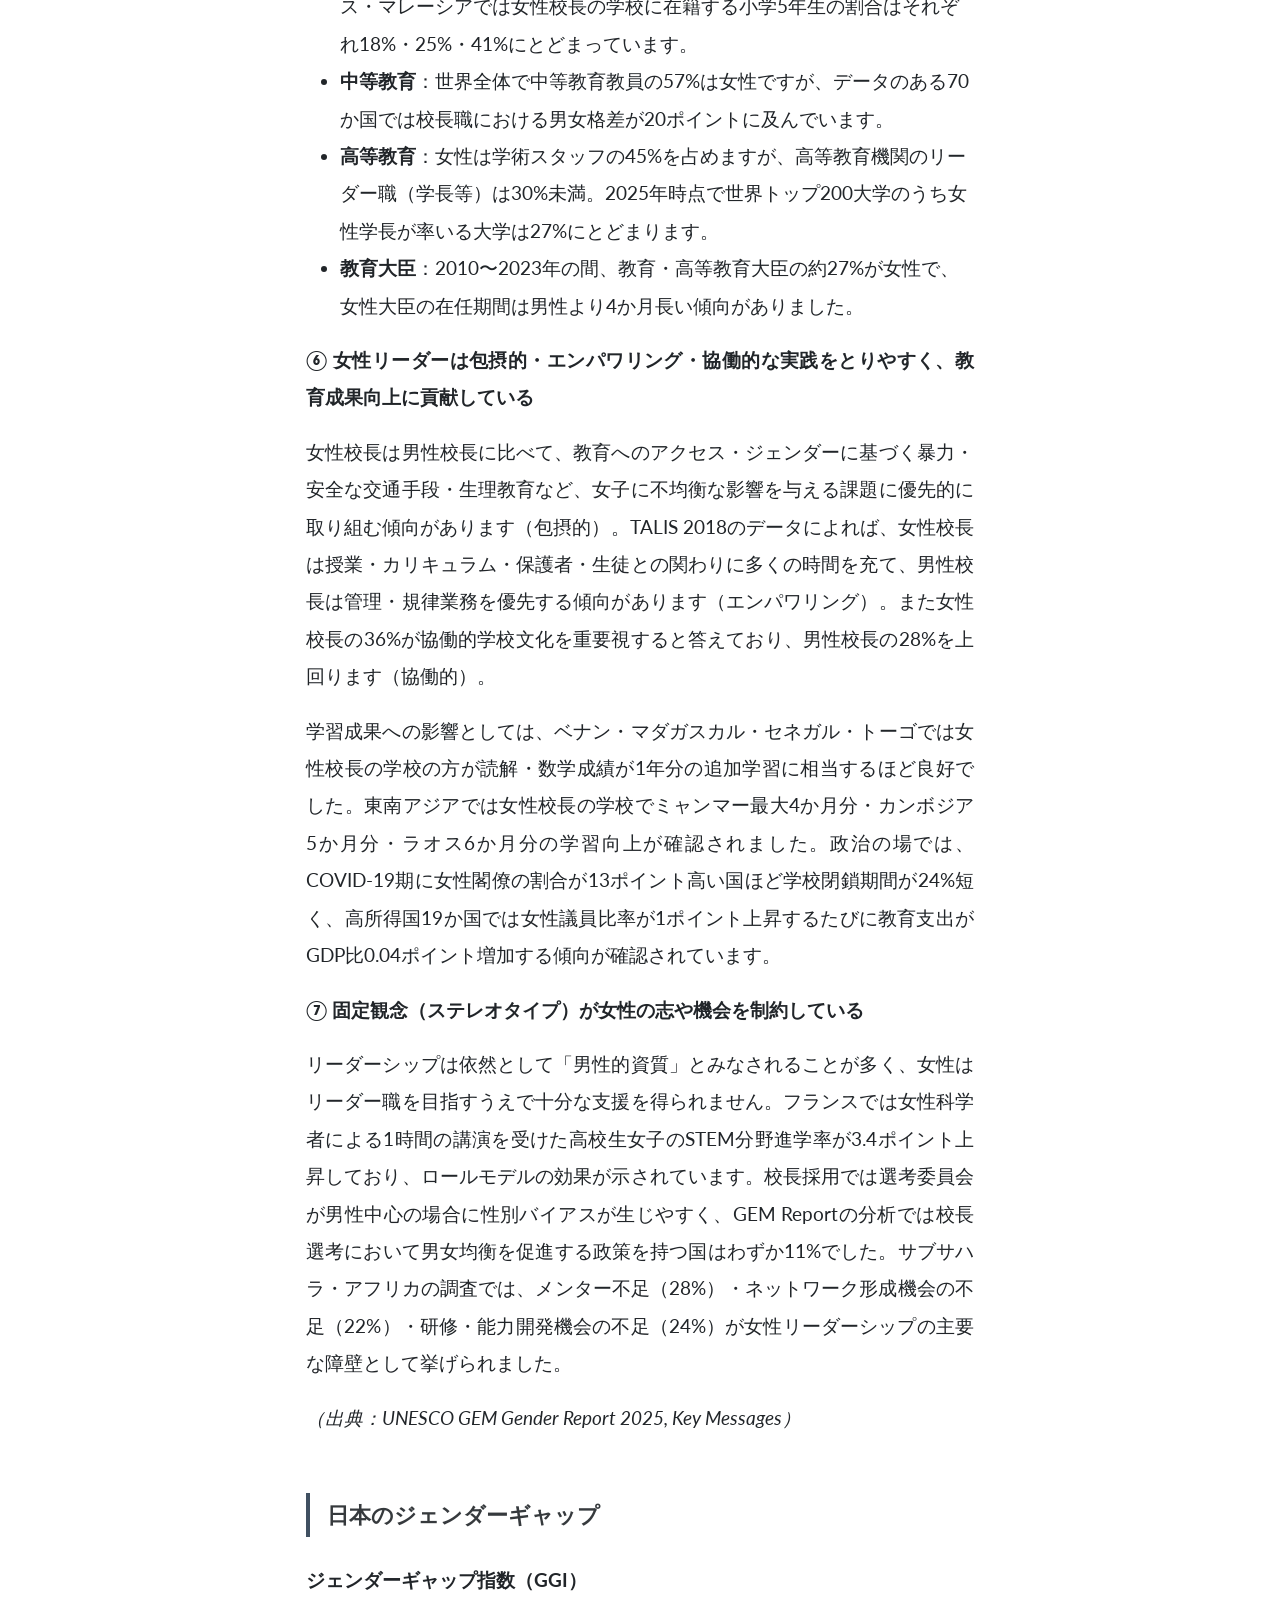
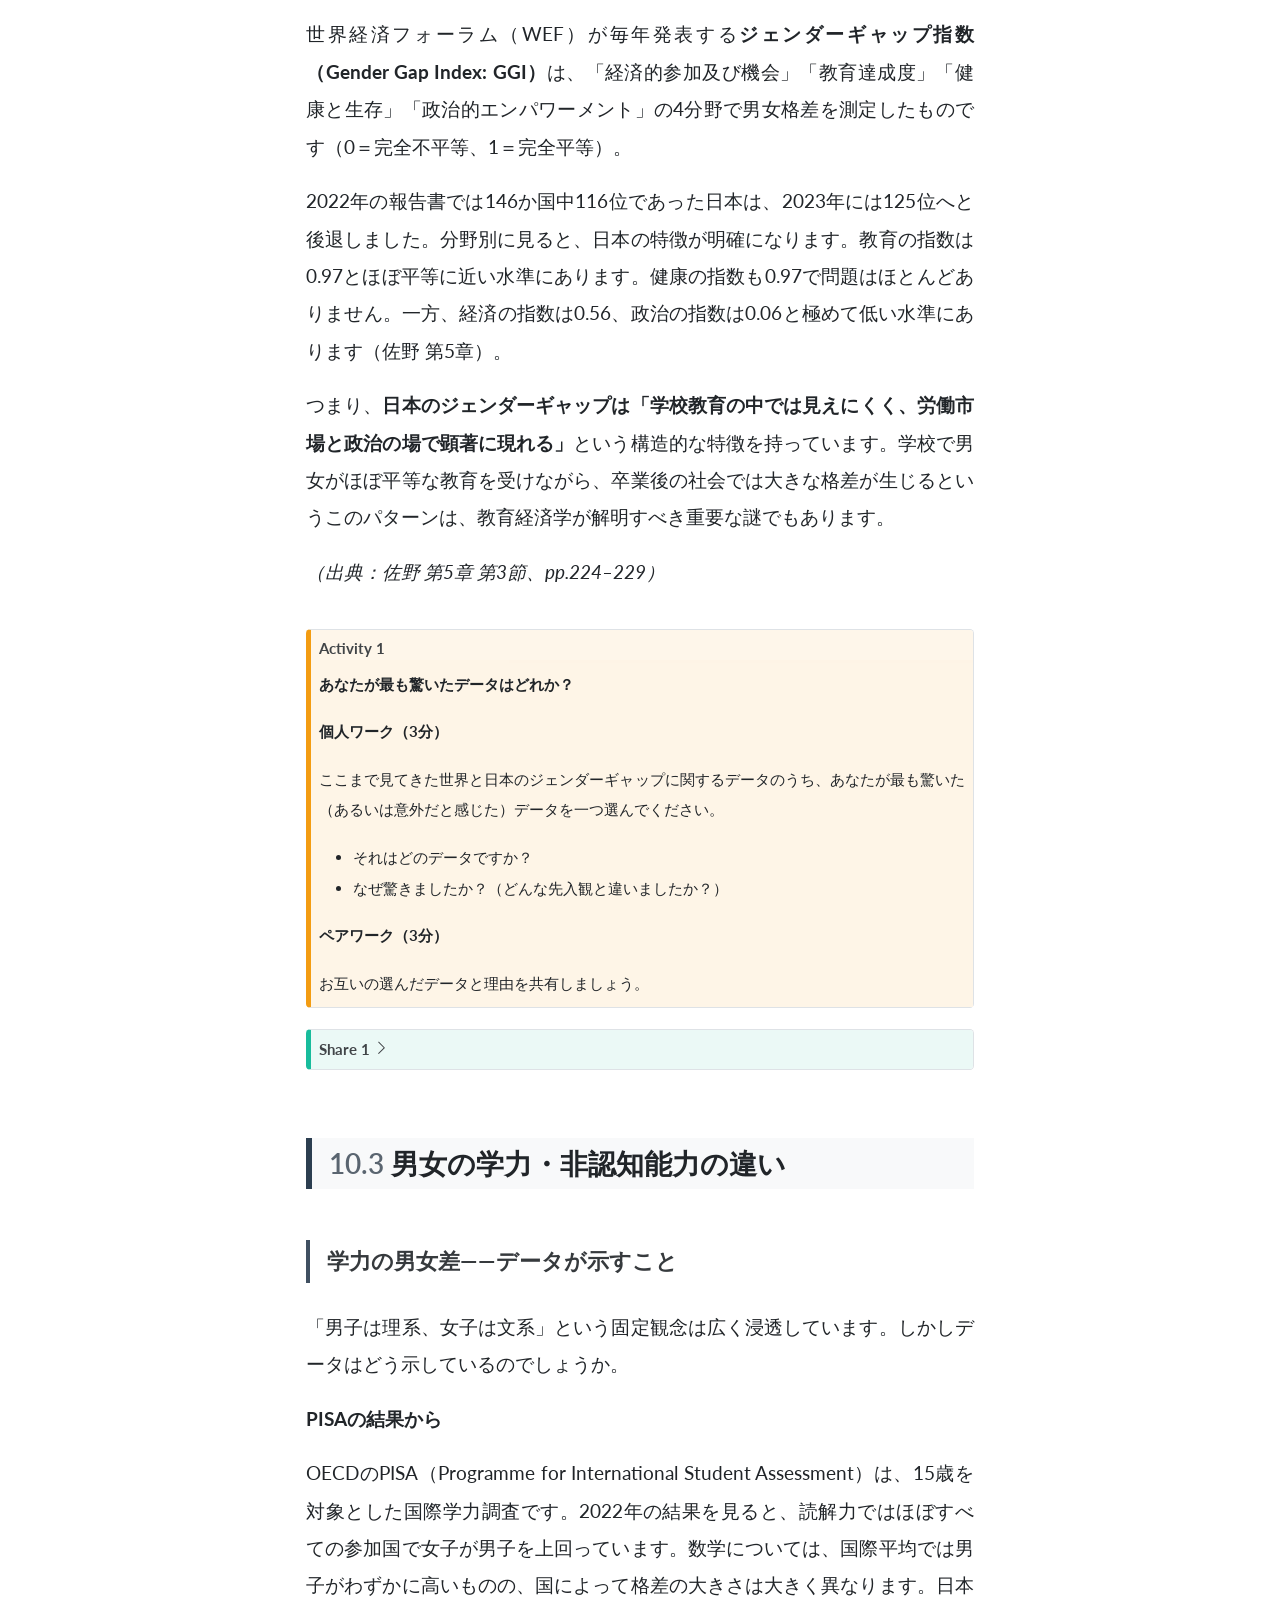
<file: lecA10.html>
<!DOCTYPE html>
<html xmlns="http://www.w3.org/1999/xhtml" lang="en" xml:lang="en"><head>

<meta charset="utf-8">
<meta name="generator" content="quarto-1.8.27">

<meta name="viewport" content="width=device-width, initial-scale=1.0, user-scalable=yes">

<meta name="description" content="2026年度　前期 時間： 月曜日 2 時限（11:15-13:00） 教室： E 館 709 教室">

<title>10&nbsp; 教育とジェンダー – 教育経済学　Economics of Education</title>
<style>
code{white-space: pre-wrap;}
span.smallcaps{font-variant: small-caps;}
div.columns{display: flex; gap: min(4vw, 1.5em);}
div.column{flex: auto; overflow-x: auto;}
div.hanging-indent{margin-left: 1.5em; text-indent: -1.5em;}
ul.task-list{list-style: none;}
ul.task-list li input[type="checkbox"] {
  width: 0.8em;
  margin: 0 0.8em 0.2em -1em; /* quarto-specific, see https://github.com/quarto-dev/quarto-cli/issues/4556 */ 
  vertical-align: middle;
}
</style>


<script src="site_libs/quarto-nav/quarto-nav.js"></script>
<script src="site_libs/quarto-nav/headroom.min.js"></script>
<script src="site_libs/clipboard/clipboard.min.js"></script>
<script src="site_libs/quarto-search/autocomplete.umd.js"></script>
<script src="site_libs/quarto-search/fuse.min.js"></script>
<script src="site_libs/quarto-search/quarto-search.js"></script>
<meta name="quarto:offset" content="./">
<link href="./lecA11.html" rel="next">
<link href="./lecA09.html" rel="prev">
<script src="site_libs/quarto-html/quarto.js" type="module"></script>
<script src="site_libs/quarto-html/tabsets/tabsets.js" type="module"></script>
<script src="site_libs/quarto-html/axe/axe-check.js" type="module"></script>
<script src="site_libs/quarto-html/popper.min.js"></script>
<script src="site_libs/quarto-html/tippy.umd.min.js"></script>
<script src="site_libs/quarto-html/anchor.min.js"></script>
<link href="site_libs/quarto-html/tippy.css" rel="stylesheet">
<link href="site_libs/quarto-html/quarto-syntax-highlighting-ed96de9b727972fe78a7b5d16c58bf87.css" rel="stylesheet" id="quarto-text-highlighting-styles">
<script src="site_libs/bootstrap/bootstrap.min.js"></script>
<link href="site_libs/bootstrap/bootstrap-icons.css" rel="stylesheet">
<link href="site_libs/bootstrap/bootstrap-131dd260d91686f5d9bec518fb44dbef.min.css" rel="stylesheet" append-hash="true" id="quarto-bootstrap" data-mode="light">
<script id="quarto-search-options" type="application/json">{
  "location": "sidebar",
  "copy-button": false,
  "collapse-after": 3,
  "panel-placement": "start",
  "type": "textbox",
  "limit": 50,
  "keyboard-shortcut": [
    "f",
    "/",
    "s"
  ],
  "show-item-context": false,
  "language": {
    "search-no-results-text": "No results",
    "search-matching-documents-text": "matching documents",
    "search-copy-link-title": "Copy link to search",
    "search-hide-matches-text": "Hide additional matches",
    "search-more-match-text": "more match in this document",
    "search-more-matches-text": "more matches in this document",
    "search-clear-button-title": "Clear",
    "search-text-placeholder": "",
    "search-detached-cancel-button-title": "Cancel",
    "search-submit-button-title": "Submit",
    "search-label": "Search"
  }
}</script>
<meta name="robots" content="noindex, nofollow">


</head>

<body class="nav-sidebar floating quarto-light">

<div id="quarto-search-results"></div>
  <header id="quarto-header" class="headroom fixed-top">
  <nav class="quarto-secondary-nav">
    <div class="container-fluid d-flex">
      <button type="button" class="quarto-btn-toggle btn" data-bs-toggle="collapse" role="button" data-bs-target=".quarto-sidebar-collapse-item" aria-controls="quarto-sidebar" aria-expanded="false" aria-label="Toggle sidebar navigation" onclick="if (window.quartoToggleHeadroom) { window.quartoToggleHeadroom(); }">
        <i class="bi bi-layout-text-sidebar-reverse"></i>
      </button>
        <nav class="quarto-page-breadcrumbs" aria-label="breadcrumb"><ol class="breadcrumb"><li class="breadcrumb-item"><a href="./lecA01.html">前期</a></li><li class="breadcrumb-item"><a href="./lecA10.html"><span class="chapter-number">10</span>&nbsp; <span class="chapter-title">教育とジェンダー</span></a></li></ol></nav>
        <a class="flex-grow-1" role="navigation" data-bs-toggle="collapse" data-bs-target=".quarto-sidebar-collapse-item" aria-controls="quarto-sidebar" aria-expanded="false" aria-label="Toggle sidebar navigation" onclick="if (window.quartoToggleHeadroom) { window.quartoToggleHeadroom(); }">      
        </a>
      <button type="button" class="btn quarto-search-button" aria-label="Search" onclick="window.quartoOpenSearch();">
        <i class="bi bi-search"></i>
      </button>
    </div>
  </nav>
</header>
<!-- content -->
<div id="quarto-content" class="quarto-container page-columns page-rows-contents page-layout-article">
<!-- sidebar -->
  <nav id="quarto-sidebar" class="sidebar collapse collapse-horizontal quarto-sidebar-collapse-item sidebar-navigation floating overflow-auto">
    <div class="pt-lg-2 mt-2 text-left sidebar-header">
    <div class="sidebar-title mb-0 py-0">
      <a href="./">教育経済学　Economics of Education</a> 
    </div>
      </div>
        <div class="mt-2 flex-shrink-0 align-items-center">
        <div class="sidebar-search">
        <div id="quarto-search" class="" title="Search"></div>
        </div>
        </div>
    <div class="sidebar-menu-container"> 
    <ul class="list-unstyled mt-1">
        <li class="sidebar-item">
  <div class="sidebar-item-container"> 
  <a href="./index.html" class="sidebar-item-text sidebar-link">
 <span class="menu-text">はじめに</span></a>
  </div>
</li>
        <li class="sidebar-item sidebar-item-section">
      <div class="sidebar-item-container"> 
            <a class="sidebar-item-text sidebar-link text-start" data-bs-toggle="collapse" data-bs-target="#quarto-sidebar-section-1" role="navigation" aria-expanded="true">
 <span class="menu-text">前期</span></a>
          <a class="sidebar-item-toggle text-start" data-bs-toggle="collapse" data-bs-target="#quarto-sidebar-section-1" role="navigation" aria-expanded="true" aria-label="Toggle section">
            <i class="bi bi-chevron-right ms-2"></i>
          </a> 
      </div>
      <ul id="quarto-sidebar-section-1" class="collapse list-unstyled sidebar-section depth1 show">  
          <li class="sidebar-item">
  <div class="sidebar-item-container"> 
  <a href="./lecA01.html" class="sidebar-item-text sidebar-link">
 <span class="menu-text"><span class="chapter-number">1</span>&nbsp; <span class="chapter-title">教育経済学について</span></span></a>
  </div>
</li>
          <li class="sidebar-item">
  <div class="sidebar-item-container"> 
  <a href="./lecA02.html" class="sidebar-item-text sidebar-link">
 <span class="menu-text"><span class="chapter-number">2</span>&nbsp; <span class="chapter-title">人的資本理論</span></span></a>
  </div>
</li>
          <li class="sidebar-item">
  <div class="sidebar-item-container"> 
  <a href="./lecA03.html" class="sidebar-item-text sidebar-link">
 <span class="menu-text"><span class="chapter-number">3</span>&nbsp; <span class="chapter-title">内部収益率</span></span></a>
  </div>
</li>
          <li class="sidebar-item">
  <div class="sidebar-item-container"> 
  <a href="./lecA04.html" class="sidebar-item-text sidebar-link">
 <span class="menu-text"><span class="chapter-number">4</span>&nbsp; <span class="chapter-title">シグナリング理論</span></span></a>
  </div>
</li>
          <li class="sidebar-item">
  <div class="sidebar-item-container"> 
  <a href="./lecA05.html" class="sidebar-item-text sidebar-link">
 <span class="menu-text"><span class="chapter-number">5</span>&nbsp; <span class="chapter-title">投資・消費としての教育</span></span></a>
  </div>
</li>
          <li class="sidebar-item">
  <div class="sidebar-item-container"> 
  <a href="./lecA06.html" class="sidebar-item-text sidebar-link">
 <span class="menu-text"><span class="chapter-number">6</span>&nbsp; <span class="chapter-title">教育需要</span></span></a>
  </div>
</li>
          <li class="sidebar-item">
  <div class="sidebar-item-container"> 
  <a href="./lecA07.html" class="sidebar-item-text sidebar-link">
 <span class="menu-text"><span class="chapter-number">7</span>&nbsp; <span class="chapter-title">教育と技能形成</span></span></a>
  </div>
</li>
          <li class="sidebar-item">
  <div class="sidebar-item-container"> 
  <a href="./lecA08.html" class="sidebar-item-text sidebar-link">
 <span class="menu-text"><span class="chapter-number">8</span>&nbsp; <span class="chapter-title">教育と経済成長</span></span></a>
  </div>
</li>
          <li class="sidebar-item">
  <div class="sidebar-item-container"> 
  <a href="./lecA09.html" class="sidebar-item-text sidebar-link">
 <span class="menu-text"><span class="chapter-number">9</span>&nbsp; <span class="chapter-title">教育と社会階層</span></span></a>
  </div>
</li>
          <li class="sidebar-item">
  <div class="sidebar-item-container"> 
  <a href="./lecA10.html" class="sidebar-item-text sidebar-link active">
 <span class="menu-text"><span class="chapter-number">10</span>&nbsp; <span class="chapter-title">教育とジェンダー</span></span></a>
  </div>
</li>
          <li class="sidebar-item">
  <div class="sidebar-item-container"> 
  <a href="./lecA11.html" class="sidebar-item-text sidebar-link">
 <span class="menu-text"><span class="chapter-number">11</span>&nbsp; <span class="chapter-title">教育の国際化</span></span></a>
  </div>
</li>
          <li class="sidebar-item">
  <div class="sidebar-item-container"> 
  <a href="./lecA12.html" class="sidebar-item-text sidebar-link">
 <span class="menu-text"><span class="chapter-number">12</span>&nbsp; <span class="chapter-title">教育の民営化</span></span></a>
  </div>
</li>
          <li class="sidebar-item">
  <div class="sidebar-item-container"> 
  <a href="./lecA13.html" class="sidebar-item-text sidebar-link">
 <span class="menu-text"><span class="chapter-number">13</span>&nbsp; <span class="chapter-title">新たな教育需要への対応</span></span></a>
  </div>
</li>
      </ul>
  </li>
        <li class="sidebar-item">
  <div class="sidebar-item-container"> 
  <a href="./references.html" class="sidebar-item-text sidebar-link">
 <span class="menu-text">参考文献</span></a>
  </div>
</li>
    </ul>
    </div>
</nav>
<div id="quarto-sidebar-glass" class="quarto-sidebar-collapse-item" data-bs-toggle="collapse" data-bs-target=".quarto-sidebar-collapse-item"></div>
<!-- margin-sidebar -->
    <div id="quarto-margin-sidebar" class="sidebar margin-sidebar">
        <nav id="TOC" role="doc-toc" class="toc-active">
    <h2 id="toc-title">Table of contents</h2>
   
  <ul>
  <li><a href="#学習目標" id="toc-学習目標" class="nav-link active" data-scroll-target="#学習目標"><span class="header-section-number">10.1</span> 学習目標</a></li>
  <li><a href="#世界の教育とジェンダー" id="toc-世界の教育とジェンダー" class="nav-link" data-scroll-target="#世界の教育とジェンダー"><span class="header-section-number">10.2</span> 世界の教育とジェンダー</a>
  <ul class="collapse">
  <li><a href="#ジェンダー格差のデータベース" id="toc-ジェンダー格差のデータベース" class="nav-link" data-scroll-target="#ジェンダー格差のデータベース">ジェンダー格差のデータベース</a></li>
  <li><a href="#世界のジェンダー格差の現状" id="toc-世界のジェンダー格差の現状" class="nav-link" data-scroll-target="#世界のジェンダー格差の現状">世界のジェンダー格差の現状</a></li>
  <li><a href="#unesco-gem-gender-report-2025-の主なメッセージkey-messages" id="toc-unesco-gem-gender-report-2025-の主なメッセージkey-messages" class="nav-link" data-scroll-target="#unesco-gem-gender-report-2025-の主なメッセージkey-messages">UNESCO GEM Gender Report 2025 の主なメッセージ（Key Messages）</a></li>
  <li><a href="#日本のジェンダーギャップ" id="toc-日本のジェンダーギャップ" class="nav-link" data-scroll-target="#日本のジェンダーギャップ">日本のジェンダーギャップ</a></li>
  </ul></li>
  <li><a href="#男女の学力非認知能力の違い" id="toc-男女の学力非認知能力の違い" class="nav-link" data-scroll-target="#男女の学力非認知能力の違い"><span class="header-section-number">10.3</span> 男女の学力・非認知能力の違い</a>
  <ul class="collapse">
  <li><a href="#学力の男女差データが示すこと" id="toc-学力の男女差データが示すこと" class="nav-link" data-scroll-target="#学力の男女差データが示すこと">学力の男女差——データが示すこと</a></li>
  <li><a href="#脳体力の男女差" id="toc-脳体力の男女差" class="nav-link" data-scroll-target="#脳体力の男女差">脳・体力の男女差</a></li>
  <li><a href="#非認知能力の男女差" id="toc-非認知能力の男女差" class="nav-link" data-scroll-target="#非認知能力の男女差">非認知能力の男女差</a></li>
  <li><a href="#競争心の男女差" id="toc-競争心の男女差" class="nav-link" data-scroll-target="#競争心の男女差">競争心の男女差</a></li>
  </ul></li>
  <li><a href="#別学-vs-共学" id="toc-別学-vs-共学" class="nav-link" data-scroll-target="#別学-vs-共学"><span class="header-section-number">10.4</span> 3. 別学 vs 共学</a>
  <ul class="collapse">
  <li><a href="#別学出身者の学力が高いは見せかけの相関" id="toc-別学出身者の学力が高いは見せかけの相関" class="nav-link" data-scroll-target="#別学出身者の学力が高いは見せかけの相関">「別学出身者の学力が高い」は見せかけの相関</a></li>
  <li><a href="#ステレオタイプの脅威と別学のメリット" id="toc-ステレオタイプの脅威と別学のメリット" class="nav-link" data-scroll-target="#ステレオタイプの脅威と別学のメリット">ステレオタイプの脅威と別学のメリット</a></li>
  <li><a href="#別学と将来の収入家族形成" id="toc-別学と将来の収入家族形成" class="nav-link" data-scroll-target="#別学と将来の収入家族形成">別学と将来の収入・家族形成</a></li>
  </ul></li>
  <li><a href="#賃金格差の現状と経済学理論" id="toc-賃金格差の現状と経済学理論" class="nav-link" data-scroll-target="#賃金格差の現状と経済学理論"><span class="header-section-number">10.5</span> 賃金格差の現状と経済学理論</a>
  <ul class="collapse">
  <li><a href="#男女間賃金格差の現状" id="toc-男女間賃金格差の現状" class="nav-link" data-scroll-target="#男女間賃金格差の現状">男女間賃金格差の現状</a></li>
  <li><a href="#賃金格差を説明する枠組み" id="toc-賃金格差を説明する枠組み" class="nav-link" data-scroll-target="#賃金格差を説明する枠組み">賃金格差を説明する枠組み</a></li>
  <li><a href="#差別の経済学" id="toc-差別の経済学" class="nav-link" data-scroll-target="#差別の経済学">差別の経済学</a></li>
  </ul></li>
  <li><a href="#日本女性のキャリア中断" id="toc-日本女性のキャリア中断" class="nav-link" data-scroll-target="#日本女性のキャリア中断"><span class="header-section-number">10.6</span> 日本女性のキャリア中断</a>
  <ul class="collapse">
  <li><a href="#m字カーブと勤続年数の短さ" id="toc-m字カーブと勤続年数の短さ" class="nav-link" data-scroll-target="#m字カーブと勤続年数の短さ">M字カーブと勤続年数の短さ</a></li>
  <li><a href="#賃金格差が少ない職業とは" id="toc-賃金格差が少ない職業とは" class="nav-link" data-scroll-target="#賃金格差が少ない職業とは">賃金格差が少ない職業とは</a></li>
  </ul></li>
  <li><a href="#政策的対応アファーマティブアクションとクオータ制" id="toc-政策的対応アファーマティブアクションとクオータ制" class="nav-link" data-scroll-target="#政策的対応アファーマティブアクションとクオータ制"><span class="header-section-number">10.7</span> 政策的対応——アファーマティブ・アクションとクオータ制</a>
  <ul class="collapse">
  <li><a href="#女性リーダーをいかに増やすか" id="toc-女性リーダーをいかに増やすか" class="nav-link" data-scroll-target="#女性リーダーをいかに増やすか">女性リーダーをいかに増やすか</a></li>
  <li><a href="#ロールモデル効果" id="toc-ロールモデル効果" class="nav-link" data-scroll-target="#ロールモデル効果">ロールモデル効果</a></li>
  <li><a href="#独身女性が無意識に妻のように振る舞う" id="toc-独身女性が無意識に妻のように振る舞う" class="nav-link" data-scroll-target="#独身女性が無意識に妻のように振る舞う">独身女性が無意識に「妻」のように振る舞う</a></li>
  </ul></li>
  <li><a href="#まとめ" id="toc-まとめ" class="nav-link" data-scroll-target="#まとめ"><span class="header-section-number">10.8</span> まとめ</a></li>
  <li><a href="#参考文献" id="toc-参考文献" class="nav-link" data-scroll-target="#参考文献"><span class="header-section-number">10.9</span> 参考文献</a></li>
  </ul>
</nav>
    </div>
<!-- main -->
<main class="content" id="quarto-document-content">

<header id="title-block-header" class="quarto-title-block default"><nav class="quarto-page-breadcrumbs quarto-title-breadcrumbs d-none d-lg-block" aria-label="breadcrumb"><ol class="breadcrumb"><li class="breadcrumb-item"><a href="./lecA01.html">前期</a></li><li class="breadcrumb-item"><a href="./lecA10.html"><span class="chapter-number">10</span>&nbsp; <span class="chapter-title">教育とジェンダー</span></a></li></ol></nav>
<div class="quarto-title">
<h1 class="title"><span class="chapter-number">10</span>&nbsp; <span class="chapter-title">教育とジェンダー</span></h1>
</div>



<div class="quarto-title-meta">

    
  
    
  </div>
  


</header>


<!--
以下の時間配分で実施

15分（〜11：30）
・世界の教育とジェンダー
　- ジェンダー格差のデータベース
　- UNESCO GEM Gender Report 2025 の主要データ
・日本のジェンダーギャップ指数
・Activity 1（あなたが最も驚いたデータはどれ？）

20分（〜11：50）
・男女の学力・非認知能力の違い
　- 学力の男女差（PISA・TIMSS）
　- 脳と体力の男女差
　- 非認知能力の男女差

15分（〜12：05）
・別学 vs 共学
　- 別学有利は「見せかけの相関」
　- ステレオタイプの脅威
　- 別学の長期的影響（収入・結婚・出産）
・Activity 2（別学と共学、あなたならどちらを選ぶ？）

20分（〜12：25）
・賃金格差の現状と経済学理論
　- 日本・国際比較のデータ
　- 観察できる要因 / できない要因
　- 差別の経済学（嗜好的・統計的・買い手独占的差別）

10分（〜12：35）
・日本女性のキャリア中断
　- M字カーブ
　- 職種選択と賃金格差

10分（〜12：45）
・政策的対応
　- アファーマティブ・アクション
　- クオータ制とロールモデル効果
・Activity 3（賃金格差はなぜ生まれるのか——差別か、選択か、構造か）

10分（〜12：55）
・まとめ

5分（〜13：00）
・確認テスト
-->
<section id="学習目標" class="level2" data-number="10.1">
<h2 data-number="10.1" class="anchored" data-anchor-id="学習目標"><span class="header-section-number">10.1</span> 学習目標</h2>
<ul>
<li>ジェンダーギャップの世界的な現状を、データを通じて客観的に把握する。</li>
<li>男女の学力・非認知能力の違いについて、教育経済学の実証研究が何を明らかにしているかを理解する。</li>
<li>別学と共学に関する実証研究を通じて、「相関と因果」を区別して考える習慣を身につける。</li>
<li>男女賃金格差の現状とその経済学的説明（嗜好的差別・統計的差別・買い手独占的差別）を理解する。</li>
<li>日本女性のキャリア中断（M字カーブ）の構造を理解し、政策的対応（クオータ制・アファーマティブ・アクション）の意義と限界を考える。</li>
</ul>
<div style="margin-top: 3.0em;">

</div>
</section>
<section id="世界の教育とジェンダー" class="level2" data-number="10.2">
<h2 data-number="10.2" class="anchored" data-anchor-id="世界の教育とジェンダー"><span class="header-section-number">10.2</span> 世界の教育とジェンダー</h2>
<section id="ジェンダー格差のデータベース" class="level3 unnumbered">
<h3 class="unnumbered anchored" data-anchor-id="ジェンダー格差のデータベース">ジェンダー格差のデータベース</h3>
<p>教育とジェンダーに関するデータは、国際機関を中心に多数が公開されています。主なデータベースを以下に整理します。</p>
<div class="my-note callout callout-style-default callout-note callout-titled">
<div class="callout-header d-flex align-content-center">
<div class="callout-icon-container">
<i class="callout-icon"></i>
</div>
<div class="callout-title-container flex-fill">
<span class="screen-reader-only">Note</span>主要データベース一覧
</div>
</div>
<div class="callout-body-container callout-body">
<p><strong>世界銀行・国連系</strong></p>
<ul>
<li><a href="https://genderdata.worldbank.org/en/topics/education">World Bank Gender Data Portal</a>：初等・中等・高等教育の就学率を男女別に閲覧可能</li>
<li><a href="https://databrowser.uis.unesco.org/">UNESCO Institute for Statistics (UIS)</a>：Gender Parity Index（GPI）など</li>
<li><a href="https://data.unicef.org/topic/gender/gender-disparities-in-education/">UNICEF Gender Disparities in Education</a></li>
<li><a href="https://www.unesco.org/gem-report/en">UNESCO GEM Report</a>：毎年発行の包括的な教育報告書</li>
<li><a href="https://hdr.undp.org/data-center/thematic-composite-indices/gender-inequality-index">UNDP Gender Inequality Index</a></li>
</ul>
<p><strong>OECD系</strong></p>
<ul>
<li><a href="https://www.oecd.org/en/publications/education-at-a-glance_69096873-en.html">Education at a Glance</a>：加盟国の教育統計を網羅</li>
<li><a href="https://www.oecd.org/pisa/data/">PISA Database</a>：15歳の学力調査（読解・数学・科学）</li>
<li><a href="https://www.oecd.org/en/data/dashboards/gender-dashboard.html">OECD Gender Dashboard</a></li>
</ul>
<p><strong>その他</strong></p>
<ul>
<li><a href="https://ourworldindata.org/global-education">Our World in Data – Global Education</a>：可視化が充実</li>
<li><a href="https://www.education-inequalities.org/">World Inequality Database on Education (WIDE)</a></li>
<li><a href="https://unstats.un.org/sdgs/report/2025/goal-04/">SDG 4 (Quality Education)</a> / <a href="https://unstats.un.org/sdgs/report/2025/goal-05/">SDG 5 (Gender Equality)</a></li>
<li><a href="https://www.mext.go.jp/b_menu/toukei/chousa01/kihon/">文部科学省 学校基本調査</a> / <a href="https://www.gender.go.jp/research/contents/index.html">内閣府男女共同参画局</a></li>
</ul>
</div>
</div>
<div style="margin-top: 2.0em;">

</div>
<p>いくつか例として見てみましょう。</p>
<p><a href="https://ourworldindata.org/grapher/gender-gap-education-levels">Gender gap in primary, secondary and tertiary education, World</a></p>
<p><a href="https://ourworldindata.org/grapher/literacy?age_group=adult&amp;sex=both">Literacy rates</a></p>
<p><a href="https://ourworldindata.org/grapher/pisa-mean-performance-on-the-mathematics-scale-by-sex">Average performance of 15-year-old girls and boys in mathematics, 2022</a></p>
<p><a href="https://ourworldindata.org/grapher/pisa-mean-performance-on-the-reading-scale-by-sex">Average performance of 15-year-old girls and boys in reading, 2022</a></p>
<p><a href="https://www.oecd.org/en/data/dashboards/gender-dashboard.html?utm_source=chatgpt.com">OECD Dashboard on Gender Gaps</a></p>
<p><a href="https://www.education-inequalities.org/?utm_source=chatgpt.com">World Inequality Database on Education</a></p>
<div style="margin-top: 2.0em;">

</div>
</section>
<section id="世界のジェンダー格差の現状" class="level3 unnumbered">
<h3 class="unnumbered anchored" data-anchor-id="世界のジェンダー格差の現状">世界のジェンダー格差の現状</h3>
<p>UNESCO が（ほぼ）毎年発行している世界の教育に関する現状をまとめたレポート（<a href="https://www.unesco.org/gem-report/en">Global Education Monitoring Report：GEM Report</a>）が別冊としてまとめた <a href="https://www.unesco.org/gem-report/en/publication/2025-gender-report">Gender Report</a> から、世界の状況を紹介します。</p>
<div id="fig-A10-1" class="quarto-float quarto-figure quarto-figure-center anchored" width="100%">
<figure class="quarto-float quarto-float-fig figure">
<div aria-describedby="fig-A10-1-caption-0ceaefa1-69ba-4598-a22c-09a6ac19f8ca">
<img src="images/A10/A10-1.png" id="fig-A10-1" class="img-fluid figure-img" style="width:100.0%">
</div>
<figcaption class="quarto-float-caption-bottom quarto-float-caption quarto-float-fig quarto-uncaptioned" id="fig-A10-1-caption-0ceaefa1-69ba-4598-a22c-09a6ac19f8ca">
図&nbsp;10.1
</figcaption>
</figure>
</div>
<p>以下では、同レポートの主要な図を紹介します。</p>
<div style="margin-top: 1.5em;">

</div>
<p><strong>Figure 1　就学していない子どもの男女差</strong></p>
<div id="fig-A10-2" class="quarto-float quarto-figure quarto-figure-center anchored" width="100%">
<figure class="quarto-float quarto-float-fig figure">
<div aria-describedby="fig-A10-2-caption-0ceaefa1-69ba-4598-a22c-09a6ac19f8ca">
<img src="images/A10/A10-2.png" id="fig-A10-2" class="img-fluid figure-img" style="width:100.0%">
</div>
<figcaption class="quarto-float-caption-bottom quarto-float-caption quarto-float-fig quarto-uncaptioned" id="fig-A10-2-caption-0ceaefa1-69ba-4598-a22c-09a6ac19f8ca">
図&nbsp;10.2
</figcaption>
</figure>
</div>
<p>「学校に通えていない子ども」の男女差は、地域によって大きく異なります。サブサハラ・アフリカでは依然として女子が不利な状況にあり、教育機会へのアクセス格差が残っています。一方、ラテンアメリカ・カリブ地域では男子の方が学校に通っていない割合が高くなっています。教育格差はもはや「女子が不利」という単純な構図ではなく、地域によって方向が異なります。SDGs達成のためには「誰が取り残されているのか」を地域ごとに正確に把握したうえで政策を立案することが不可欠です。</p>
<div style="margin-top: 1.5em;">

</div>
<p><strong>Figure 2　修了率の男女差</strong></p>
<div id="fig-A10-3" class="quarto-float quarto-figure quarto-figure-center anchored" width="100%">
<figure class="quarto-float quarto-float-fig figure">
<div aria-describedby="fig-A10-3-caption-0ceaefa1-69ba-4598-a22c-09a6ac19f8ca">
<img src="images/A10/A10-3.png" id="fig-A10-3" class="img-fluid figure-img" style="width:100.0%">
</div>
<figcaption class="quarto-float-caption-bottom quarto-float-caption quarto-float-fig quarto-uncaptioned" id="fig-A10-3-caption-0ceaefa1-69ba-4598-a22c-09a6ac19f8ca">
図&nbsp;10.3
</figcaption>
</figure>
</div>
<p>就学率だけでなく、実際に教育課程を修了できるかどうかにも男女差が存在します。中央・南アジアでは大きな改善がみられる一方、サブサハラ・アフリカでは改善速度が遅い状況です。教育へのアクセスが確保されても、途中退学や学習継続の困難が残る場合があります。女子の修了率向上には、経済的支援や早婚防止など教育以外の政策も重要です。</p>
<div style="margin-top: 1.5em;">

</div>
<p><strong>Figure 5　高等教育と職業教育の男女差</strong></p>
<div id="fig-A10-4" class="quarto-float quarto-figure quarto-figure-center anchored" width="100%">
<figure class="quarto-float quarto-float-fig figure">
<div aria-describedby="fig-A10-4-caption-0ceaefa1-69ba-4598-a22c-09a6ac19f8ca">
<img src="images/A10/A10-4.png" id="fig-A10-4" class="img-fluid figure-img" style="width:100.0%">
</div>
<figcaption class="quarto-float-caption-bottom quarto-float-caption quarto-float-fig quarto-uncaptioned" id="fig-A10-4-caption-0ceaefa1-69ba-4598-a22c-09a6ac19f8ca">
図&nbsp;10.4
</figcaption>
</figure>
</div>
<p>多くの国で、高等教育では女性が多数派となっています。一方、職業教育（TVET）では男性の割合が高い傾向がみられます。男女差の問題は、「教育を受けるかどうか」から「どのような教育を選択するか」へと移行しつつあります。労働市場における男女格差の一部は、この教育選択の違いによって説明できる可能性があります。</p>
<div style="margin-top: 1.5em;">

</div>
<p><strong>Figure 7　読解力・数学の男女差（最低習熟度達成率）</strong></p>
<div id="fig-A10-5" class="quarto-float quarto-figure quarto-figure-center anchored" width="100%">
<figure class="quarto-float quarto-float-fig figure">
<div aria-describedby="fig-A10-5-caption-0ceaefa1-69ba-4598-a22c-09a6ac19f8ca">
<img src="images/A10/A10-5.png" id="fig-A10-5" class="img-fluid figure-img" style="width:100.0%">
</div>
<figcaption class="quarto-float-caption-bottom quarto-float-caption quarto-float-fig quarto-uncaptioned" id="fig-A10-5-caption-0ceaefa1-69ba-4598-a22c-09a6ac19f8ca">
図&nbsp;10.5
</figcaption>
</figure>
</div>
<p>この図は、15歳の生徒が読解力（●）と数学（○）でそれぞれ最低習熟度に達する割合のGPIを示しています。読解力ではほぼすべての国・地域で女子が男子を上回っており、特に中所得国でその差が大きくなっています。一方、数学では国によって方向が異なり、男子が有利な国（チリ・イングランド・イタリア・ニュージーランドなど）がある一方で、女子が有利な国も存在します。「女子は理系が苦手」という固定観念とは対照的に、基礎学力の面では女子が優位な分野もあり、近年では男子の読解力向上が政策課題として注目されています。</p>
<div style="margin-top: 1.5em;">

</div>
<p><strong>Figure 9　数学の男女差（TIMSS 2023・中学2年生）</strong></p>
<div id="fig-A10-6" class="quarto-float quarto-figure quarto-figure-center anchored" width="100%">
<figure class="quarto-float quarto-float-fig figure">
<div aria-describedby="fig-A10-6-caption-0ceaefa1-69ba-4598-a22c-09a6ac19f8ca">
<img src="images/A10/A10-6.png" id="fig-A10-6" class="img-fluid figure-img" style="width:100.0%">
</div>
<figcaption class="quarto-float-caption-bottom quarto-float-caption quarto-float-fig quarto-uncaptioned" id="fig-A10-6-caption-0ceaefa1-69ba-4598-a22c-09a6ac19f8ca">
図&nbsp;10.6
</figcaption>
</figure>
</div>
<p>この図は2023年のTIMSS（中学2年生）の結果をもとに、数学の最低習熟度を達成した生徒の割合を男女別に示しています。多くの国では男女がほぼ同水準ですが、チリ・イングランド・イタリア・ニュージーランドでは女子が男子を大きく下回っており、COVID-19が女子の数学学力により大きな負の影響を与えた可能性が示されています。一方、コートジボワール・南アフリカ・ヨルダン・オマーン・バーレーンなどでは逆に女子が優位です。数学の男女差が国・文化によって方向まで異なることは、その差が生物学的要因のみでは説明できないことを示しており、STEM分野への進学格差は数学能力そのものよりも進路選択の問題である可能性が高いといえます。</p>
<div style="margin-top: 1.5em;">

</div>
<p><strong>Figure 13　いじめ被害の男女差（2018年→2022年）</strong></p>
<div id="fig-A10-7" class="quarto-float quarto-figure quarto-figure-center anchored" width="100%">
<figure class="quarto-float quarto-float-fig figure">
<div aria-describedby="fig-A10-7-caption-0ceaefa1-69ba-4598-a22c-09a6ac19f8ca">
<img src="images/A10/A10-7.png" id="fig-A10-7" class="img-fluid figure-img" style="width:100.0%">
</div>
<figcaption class="quarto-float-caption-bottom quarto-float-caption quarto-float-fig quarto-uncaptioned" id="fig-A10-7-caption-0ceaefa1-69ba-4598-a22c-09a6ac19f8ca">
図&nbsp;10.7
</figcaption>
</figure>
</div>
<p>この図は、15歳の生徒がいじめを経験した割合を2018年と2022年で比較したものです。デンマーク・モルドバ・ウルグアイ・チリ・エストニア・フランスなど多くの国で、<strong>女子のいじめ被害率は2018年から2022年にかけて増加（上向きの矢印）</strong>している一方、男子の変化は国によってまちまちです。GEM Reportによれば、2018年から2022年の間に、いじめ経験率が増加したのは66か国中女子で34か国、男子で22か国でした。また別途の調査では、女子は男子よりもサイバーいじめを受ける頻度が高く、その背景にはソーシャルメディア利用時間の長さがあると考えられています。学校の安全性とウェルビーイングは学習成果に直接影響するため、デジタル社会に対応した新しい教育課題として重要性が高まっています。</p>
<div style="margin-top: 1.5em;">

</div>
<p><strong>Figure 15・17　女性校長・女性議員割合</strong></p>
<div id="fig-A10-8" class="quarto-float quarto-figure quarto-figure-center anchored" width="100%">
<figure class="quarto-float quarto-float-fig figure">
<div aria-describedby="fig-A10-8-caption-0ceaefa1-69ba-4598-a22c-09a6ac19f8ca">
<img src="images/A10/A10-8.png" id="fig-A10-8" class="img-fluid figure-img" style="width:100.0%">
</div>
<figcaption class="quarto-float-caption-bottom quarto-float-caption quarto-float-fig quarto-uncaptioned" id="fig-A10-8-caption-0ceaefa1-69ba-4598-a22c-09a6ac19f8ca">
図&nbsp;10.8
</figcaption>
</figure>
</div>
<div id="fig-A10-9" class="quarto-float quarto-figure quarto-figure-center anchored" width="100%">
<figure class="quarto-float quarto-float-fig figure">
<div aria-describedby="fig-A10-9-caption-0ceaefa1-69ba-4598-a22c-09a6ac19f8ca">
<img src="images/A10/A10-9.png" id="fig-A10-9" class="img-fluid figure-img" style="width:100.0%">
</div>
<figcaption class="quarto-float-caption-bottom quarto-float-caption quarto-float-fig quarto-uncaptioned" id="fig-A10-9-caption-0ceaefa1-69ba-4598-a22c-09a6ac19f8ca">
図&nbsp;10.9
</figcaption>
</figure>
</div>
<p>Figure 15は、初等・中等教育段階における女性教員（●上段）と女性校長（●下段）の割合を国別に示しています。ほぼすべての国で女性教員の割合は高いにもかかわらず、校長職では女性の割合が大幅に低下しています。例えばウルグアイでは女性教員が約95%を占める一方、女性校長は約60%程度にとどまり、アフリカ諸国では女性校長が10〜20%台の国も多くあります。教育分野においても「ガラスの天井（Glass Ceiling）」が存在することを明確に示しています。Figure 17は国会議員（下院・一院制）に占める女性の割合で、世界平均は約27%にとどまっています。研究では女性議員比率の上昇が教育支出の増加と関連することが報告されています。</p>
<div style="margin-top: 1.5em;">

</div>
<p><strong>Figure 20　協働的リーダーシップ——女性校長の方が協働的学校文化を重視</strong></p>
<div id="fig-A10-10" class="quarto-float quarto-figure quarto-figure-center anchored" width="100%">
<figure class="quarto-float quarto-float-fig figure">
<div aria-describedby="fig-A10-10-caption-0ceaefa1-69ba-4598-a22c-09a6ac19f8ca">
<img src="images/A10/A10-10.png" id="fig-A10-10" class="img-fluid figure-img" style="width:100.0%">
</div>
<figcaption class="quarto-float-caption-bottom quarto-float-caption quarto-float-fig quarto-uncaptioned" id="fig-A10-10-caption-0ceaefa1-69ba-4598-a22c-09a6ac19f8ca">
図&nbsp;10.10
</figcaption>
</figure>
</div>
<p>Figure 20は、中等学校の校長が「相互支援を特徴とする協働的学校文化が重要だ」と回答した割合を男女別に示しています。ほぼすべての国で<strong>女性校長（●）の割合が男性校長（−）を上回っており</strong>、女性リーダーは協働的な意思決定をより重視する傾向があることが示されています。</p>
<p>GEM Reportはさらに、女性リーダーが教育成果に与える正の影響を複数の実証研究から示しています。ミャンマーでは女性校長の学校で最大4か月分、カンボジアでは5か月分、ラオスでは6か月分の学習成果向上が確認されました。また、COVID-19期には女性閣僚の割合が13ポイント高い国ほど学校閉鎖期間が24%短かったという報告もあります。女性リーダーの存在は、学校運営の質と社会的危機への対応力の両面でプラスの効果を持つ可能性があります。</p>
<div style="margin-top: 2.0em;">

</div>
</section>
<section id="unesco-gem-gender-report-2025-の主なメッセージkey-messages" class="level3 unnumbered">
<h3 class="unnumbered anchored" data-anchor-id="unesco-gem-gender-report-2025-の主なメッセージkey-messages">UNESCO GEM Gender Report 2025 の主なメッセージ（Key Messages）</h3>
<p>ここまで個別の図を通じて現状を確認しました。GEM Report 2025が示す主なメッセージを整理します。</p>
<p><strong>① 教育参加における男女格差は平均的には縮小しているが、多くの地域では依然として大きい</strong></p>
<p>サブサハラ・アフリカでは中等教育修了率の男女格差が依然として大きく、過去10年間の改善速度は中央・南アジアの半分程度にとどまっています。ラテンアメリカ・カリブ地域では逆に男子の方が学校に通っていない割合が高く、2015年に女子100人に対して男子107人だった比率が2023年には113人へと拡大しています。</p>
<p><strong>② 職業教育と高等教育では男女格差の方向が逆転している</strong></p>
<p>高等教育では女性が優位な国が多い一方、職業教育（TVET）では男性が優位です。低所得国では成人教育・訓練への参加が男性100人に対して女性50人にとどまり、高所得国では逆に女性100人に対して男性73人となっています。約40か国のデータでは、大学には女性100人に対して男性約80人、職業教育には男性100人に対して女性約80人が在籍しています。</p>
<p><strong>③ 学習成果における男女格差は依然として存在する</strong></p>
<p>読解力では、世界全体で最低到達水準に達する男子は女子100人に対して87人、中所得国では72人にとどまります。数学では過去20年間おおむね男女同等の水準が維持されてきましたが、2023年のTIMSS結果はCOVID-19が女子の数学学力により大きな負の影響を与えた可能性を示しており、ブラジル・チリ・イングランド・イタリア・ニュージーランドでは女子が不利な格差が顕著でした。</p>
<p><strong>④ いじめは女子の間でより急速に増加しており、女子はサイバーいじめに対してより脆弱である</strong></p>
<p>2018年から2022年の間に、いじめ経験率は66か国中34か国で女子において増加しましたが、男子で増加したのは22か国でした。42か国を対象とした研究では、女子は男子よりもサイバーいじめを受ける頻度が高く、その背景には女子のソーシャルメディア利用時間の長さがあると考えられています。</p>
<p><strong>⑤ 教員の大多数は女性であるが、教育リーダー職は依然として男性中心である</strong></p>
<ul>
<li><strong>初等教育</strong>：フランス語圏アフリカ14か国では2019年時点で女性校長の割合はわずか16%（ギニア10%、ブルキナファソ11%）。カンボジア・ラオス・マレーシアでは女性校長の学校に在籍する小学5年生の割合はそれぞれ18%・25%・41%にとどまっています。</li>
<li><strong>中等教育</strong>：世界全体で中等教育教員の57%は女性ですが、データのある70か国では校長職における男女格差が20ポイントに及んでいます。</li>
<li><strong>高等教育</strong>：女性は学術スタッフの45%を占めますが、高等教育機関のリーダー職（学長等）は30%未満。2025年時点で世界トップ200大学のうち女性学長が率いる大学は27%にとどまります。</li>
<li><strong>教育大臣</strong>：2010〜2023年の間、教育・高等教育大臣の約27%が女性で、女性大臣の在任期間は男性より4か月長い傾向がありました。</li>
</ul>
<p><strong>⑥ 女性リーダーは包摂的・エンパワリング・協働的な実践をとりやすく、教育成果向上に貢献している</strong></p>
<p>女性校長は男性校長に比べて、教育へのアクセス・ジェンダーに基づく暴力・安全な交通手段・生理教育など、女子に不均衡な影響を与える課題に優先的に取り組む傾向があります（包摂的）。TALIS 2018のデータによれば、女性校長は授業・カリキュラム・保護者・生徒との関わりに多くの時間を充て、男性校長は管理・規律業務を優先する傾向があります（エンパワリング）。また女性校長の36%が協働的学校文化を重要視すると答えており、男性校長の28%を上回ります（協働的）。</p>
<p>学習成果への影響としては、ベナン・マダガスカル・セネガル・トーゴでは女性校長の学校の方が読解・数学成績が1年分の追加学習に相当するほど良好でした。東南アジアでは女性校長の学校でミャンマー最大4か月分・カンボジア5か月分・ラオス6か月分の学習向上が確認されました。政治の場では、COVID-19期に女性閣僚の割合が13ポイント高い国ほど学校閉鎖期間が24%短く、高所得国19か国では女性議員比率が1ポイント上昇するたびに教育支出がGDP比0.04ポイント増加する傾向が確認されています。</p>
<p><strong>⑦ 固定観念（ステレオタイプ）が女性の志や機会を制約している</strong></p>
<p>リーダーシップは依然として「男性的資質」とみなされることが多く、女性はリーダー職を目指すうえで十分な支援を得られません。フランスでは女性科学者による1時間の講演を受けた高校生女子のSTEM分野進学率が3.4ポイント上昇しており、ロールモデルの効果が示されています。校長採用では選考委員会が男性中心の場合に性別バイアスが生じやすく、GEM Reportの分析では校長選考において男女均衡を促進する政策を持つ国はわずか11%でした。サブサハラ・アフリカの調査では、メンター不足（28%）・ネットワーク形成機会の不足（22%）・研修・能力開発機会の不足（24%）が女性リーダーシップの主要な障壁として挙げられました。</p>
<p><em>（出典：UNESCO GEM Gender Report 2025, Key Messages）</em></p>
<div style="margin-top: 3.0em;">

</div>
</section>
<section id="日本のジェンダーギャップ" class="level3 unnumbered">
<h3 class="unnumbered anchored" data-anchor-id="日本のジェンダーギャップ">日本のジェンダーギャップ</h3>
<p><strong>ジェンダーギャップ指数（GGI）</strong></p>
<p>世界経済フォーラム（WEF）が毎年発表する<strong>ジェンダーギャップ指数（Gender Gap Index: GGI）</strong>は、「経済的参加及び機会」「教育達成度」「健康と生存」「政治的エンパワーメント」の4分野で男女格差を測定したものです（0＝完全不平等、1＝完全平等）。</p>
<p>2022年の報告書では146か国中116位であった日本は、2023年には125位へと後退しました。分野別に見ると、日本の特徴が明確になります。教育の指数は0.97とほぼ平等に近い水準にあります。健康の指数も0.97で問題はほとんどありません。一方、経済の指数は0.56、政治の指数は0.06と極めて低い水準にあります（佐野 第5章）。</p>
<p>つまり、<strong>日本のジェンダーギャップは「学校教育の中では見えにくく、労働市場と政治の場で顕著に現れる」</strong>という構造的な特徴を持っています。学校で男女がほぼ平等な教育を受けながら、卒業後の社会では大きな格差が生じるというこのパターンは、教育経済学が解明すべき重要な謎でもあります。</p>
<p><em>（出典：佐野 第5章 第3節、pp.224–229）</em></p>
<div style="margin-top: 2.0em;">

</div>
<div class="mondai callout callout-style-default callout-warning callout-titled">
<div class="callout-header d-flex align-content-center">
<div class="callout-icon-container">
<i class="callout-icon"></i>
</div>
<div class="callout-title-container flex-fill">
Warning
</div>
</div>
<div class="callout-body-container callout-body">
<p><strong>あなたが最も驚いたデータはどれか？</strong></p>
<p><strong>個人ワーク（3分）</strong></p>
<p>ここまで見てきた世界と日本のジェンダーギャップに関するデータのうち、あなたが最も驚いた（あるいは意外だと感じた）データを一つ選んでください。</p>
<ul>
<li>それはどのデータですか？</li>
<li>なぜ驚きましたか？（どんな先入観と違いましたか？）</li>
</ul>
<p><strong>ペアワーク（3分）</strong></p>
<p>お互いの選んだデータと理由を共有しましょう。</p>
</div>
</div>
<div class="kotae callout callout-style-default callout-tip callout-titled">
<div class="callout-header d-flex align-content-center collapsed" data-bs-toggle="collapse" data-bs-target=".callout-3-contents" aria-controls="callout-3" aria-expanded="false" aria-label="Toggle callout">
<div class="callout-icon-container">
<i class="callout-icon"></i>
</div>
<div class="callout-title-container flex-fill">
Tip
</div>
<div class="callout-btn-toggle d-inline-block border-0 py-1 ps-1 pe-0 float-end"><i class="callout-toggle"></i></div>
</div>
<div id="callout-3" class="callout-3-contents callout-collapse collapse">
<div class="callout-body-container callout-body">
<p><strong>考え方の整理</strong></p>
<p>このActivityで大切なのは「正解を答えること」ではなく、自分の先入観（ステレオタイプ）に気づくことです。</p>
<p>よく話題になる気づきの例：</p>
<ul>
<li>「女子が不利」だと思っていたが、ラテンアメリカでは男子が学校に通えていないケースが多い</li>
<li>日本の教育分野のジェンダーギャップ指数は高いのに、経済・政治では世界最低水準</li>
<li>教員の多数は女性なのに、校長は男性が多い（「ガラスの天井」の存在）</li>
<li>読解力では女子が優位なのに、「女子は文系」という固定観念が根強い</li>
</ul>
<p>データを見る際には、「どの国の、どの段階の、何の指標か」を常に確認することが重要です。「女子が不利」「男子が不利」という単純な二項対立ではなく、<strong>文脈を読む力</strong>を養うことが教育経済学では求められます。</p>
</div>
</div>
</div>
<div style="margin-top: 3.0em;">

</div>
</section>
</section>
<section id="男女の学力非認知能力の違い" class="level2" data-number="10.3">
<h2 data-number="10.3" class="anchored" data-anchor-id="男女の学力非認知能力の違い"><span class="header-section-number">10.3</span> 男女の学力・非認知能力の違い</h2>
<section id="学力の男女差データが示すこと" class="level3 unnumbered">
<h3 class="unnumbered anchored" data-anchor-id="学力の男女差データが示すこと">学力の男女差——データが示すこと</h3>
<p>「男子は理系、女子は文系」という固定観念は広く浸透しています。しかしデータはどう示しているのでしょうか。</p>
<p><strong>PISAの結果から</strong></p>
<p>OECDのPISA（Programme for International Student Assessment）は、15歳を対象とした国際学力調査です。2022年の結果を見ると、読解力ではほぼすべての参加国で女子が男子を上回っています。数学については、国際平均では男子がわずかに高いものの、国によって格差の大きさは大きく異なります。日本では数学の男女差は小さく、読解力では女子が優位です。</p>
<p><strong>TIMSSの結果から</strong></p>
<p>日本の公立小・中学校を対象にした研究では、算数・数学の男女差は統計的に有意ではないか、あったとしても非常に小さいことが確認されています（佐野 第5章）。</p>
<p><strong>大学進学における男女差</strong></p>
<p>日本の大学進学率は男女でほぼ同水準ですが、進学先の学部選択に大きな違いがあります。2021年度のデータでは、工学系の女性割合は約14%、理学系は約32%にとどまっています。一方、教育系は66%、家政は89%、保健は58%と女性が多数を占めています（佐野 第5章）。この<strong>学部選択の男女差</strong>が、後に見る賃金格差の一因となっています。</p>
<p><em>（出典：佐野 第5章 第3節、pp.229–233）</em></p>
<div style="margin-top: 2.0em;">

</div>
</section>
<section id="脳体力の男女差" class="level3 unnumbered">
<h3 class="unnumbered anchored" data-anchor-id="脳体力の男女差">脳・体力の男女差</h3>
<p>男女の能力差を論じる際に「脳の違い」がしばしば持ち出されます。この点について寺町（2021）は慎重な整理を示しています。</p>
<p>オス／メスの生物学的な感覚からすると「男女は違う」ことは当然のように思えますが、体力や脳に関する男女差の実態はより複雑です。50メートル走の記録を見ると、男女の平均に確かに差はあるものの、<strong>個人差の方がはるかに大きく</strong>、分布が大きく重なっています。つまり、「男子集団の平均」と「女子集団の平均」に差があることと、「目の前のAさんとBさんの能力が性別によって決まる」ことはまったく別の話です。</p>
<div id="fig-A10-11" class="quarto-float quarto-figure quarto-figure-center anchored">
<figure class="quarto-float quarto-float-fig figure">
<div aria-describedby="fig-A10-11-caption-0ceaefa1-69ba-4598-a22c-09a6ac19f8ca">
<img src="images/A10/A10-11.png" class="img-fluid figure-img" style="width:100.0%">
</div>
<figcaption class="quarto-float-caption-bottom quarto-float-caption quarto-float-fig" id="fig-A10-11-caption-0ceaefa1-69ba-4598-a22c-09a6ac19f8ca">
図&nbsp;10.11: 教育論の新常識（松岡亮二）
</figcaption>
</figure>
</div>
<p>また、脳については「男性は理系の脳、女性は文系の脳」という言説がありますが、現在の神経科学の知見ではそのような明確な脳の性差は確認されていません。男女の脳の違いは、個人差の範囲内に収まるものがほとんどです。</p>
<p><strong>重要なのは、個人への適用を慎むこと</strong>です。集団の平均的な傾向として男女差が存在したとしても、それを特定の個人にそのまま当てはめることは科学的に正当化されず、ステレオタイプとなります。</p>
<p><em>（出典：寺町 ④ジェンダー pp.64–71）</em></p>
<div style="margin-top: 2.0em;">

</div>
</section>
<section id="非認知能力の男女差" class="level3 unnumbered">
<h3 class="unnumbered anchored" data-anchor-id="非認知能力の男女差">非認知能力の男女差</h3>
<p>学力（認知能力）だけでなく、<strong>非認知能力</strong>（自制心・勤勉性・社交性・向社会性など）にも男女差があることが実証研究で示されています。</p>
<p>中室（2024）は埼玉県と群馬県の公立小・中学校・高校生のデータを使った分析を紹介しています。</p>
<ul>
<li><strong>自制心・感情制御</strong>：女子の方が高い傾向がある</li>
<li><strong>勤勉性・協調性</strong>：女子の方が高い（国内外のデータで共通して確認される）</li>
<li><strong>自己効力感・活力</strong>：男子の方がやや高い傾向がある</li>
<li><strong>ストレス耐性</strong>：男子の方が高い（群馬県高校1年生のデータ）</li>
<li><strong>好奇心・寛容さ</strong>：女子の方が高い（群馬県データ）</li>
</ul>
<div id="fig-A10-12" class="quarto-float quarto-figure quarto-figure-center anchored">
<figure class="quarto-float quarto-float-fig figure">
<div aria-describedby="fig-A10-12-caption-0ceaefa1-69ba-4598-a22c-09a6ac19f8ca">
<img src="images/A10/A10-12.png" class="img-fluid figure-img" style="width:100.0%">
</div>
<figcaption class="quarto-float-caption-bottom quarto-float-caption quarto-float-fig" id="fig-A10-12-caption-0ceaefa1-69ba-4598-a22c-09a6ac19f8ca">
図&nbsp;10.12: 科学的根拠で子育て（中室牧子）
</figcaption>
</figure>
</div>
<div id="fig-A10-13" class="quarto-float quarto-figure quarto-figure-center anchored">
<figure class="quarto-float quarto-float-fig figure">
<div aria-describedby="fig-A10-13-caption-0ceaefa1-69ba-4598-a22c-09a6ac19f8ca">
<img src="images/A10/A10-13.png" class="img-fluid figure-img" style="width:100.0%">
</div>
<figcaption class="quarto-float-caption-bottom quarto-float-caption quarto-float-fig" id="fig-A10-13-caption-0ceaefa1-69ba-4598-a22c-09a6ac19f8ca">
図&nbsp;10.13: 科学的根拠で子育て（中室牧子）
</figcaption>
</figure>
</div>
<p>これまでの研究によれば、<strong>女子は男子よりも自分に自信がないが、勤勉で協調性が高い</strong>ことが示されています。女子は男子よりも自己効力感が低く、リスクを回避する傾向が強く、神経質で不安感を持ちやすいことを示した研究があります。一方、勤勉性と協調性が高く、リスクを回避する傾向が強いことも共通して確認されます。これは、女子が「本当に成績が良くない」のではなく、「自分の能力を過小評価しやすい」という可能性を示唆しています。</p>
<p>また、東洋大学の水谷徳子准教授らが日本人の大学生を対象にして行ったラボ実験では、男性は女性が同じグループにいると自信過剰になるのに対し、女性は男性がいない女性だけのグループでこそ自信過剰になることがわかっています。</p>
<p><span class="marker">非認知能力の男女差は生物学的要因だけでなく、社会的・文化的な期待やステレオタイプによって形成される部分も大きいと考えられます。「女子はおしとやかに」「男子は強く」という規範が、子どもたちの自己認識に影響を与えている可能性があります。</span></p>
<p><em>（出典：中室 第8章 pp.199–202）</em></p>
<div style="margin-top: 2.0em;">

</div>
</section>
<section id="競争心の男女差" class="level3 unnumbered">
<h3 class="unnumbered anchored" data-anchor-id="競争心の男女差">競争心の男女差</h3>
<p>教育経済学が近年注目してきたテーマの一つが、<strong>競争心（競争への選好）の男女差</strong>です。</p>
<p>「女性というのは競争意識が強い」は間違いです。男女の行動や態度面の違いも大きいことがわかっています。特に最近では、男子と女子の<strong>選好</strong>に差があることを示したエビデンスが蓄積されています。</p>
<p><strong>ニーデルレ教授らのラボ実験</strong></p>
<p>スタンフォード大学のミュリエル・ニーデルレ教授らは、「ラボ実験」と呼ばれる仮想的な実験の方法を用いて、競争心を計測しました。実験では、男女2人ずつ計4人のグループになり、2桁の数字を次々と足し算していきます。5分間解き続け、以下の3回に取り組みます。</p>
<ol type="1">
<li><strong>1回目：歩合制</strong>——1問正解するごとに75円（50セント）の報酬</li>
<li><strong>2回目：勝者総取り制</strong>——4人のグループで最も多く正解した人だけが300円（2ドル）の報酬。2回目の結果をもとに1回目の分も勝者総取り制で計算し直す</li>
<li><strong>3回目：選択</strong>——歩合制と勝者総取り制のどちらで報酬を受け取るかを自分で選ぶ</li>
</ol>
<p>3回目に勝者総取り制を選択するのは、誰かとの競争に勝たなければ報酬が得られないことを意味します。実験の結果、<strong>男性の73%が勝者総取り制を選択したのに対し、女性はわずか35%</strong>しか選択しませんでした（中室 第8章）。</p>
<p>この研究が発表されたあと、世界中で追試が行われました。日本でも同様の結果が得られており、米国・日本の大学生、日本の高校生・中学生、さらにアフリカのマサイ族においても男性の方が競争心が強いという結果が得られています。<strong>競争心の男女差は、小学生にすでに表れています</strong>（図8-2参照）。</p>
<p>ただし注目すべき例外もあります。図8-2でも示されているように、西アフリカのカーシ族（母系社会）では女性の方が競争心が強いという結果が出ており、<strong>競争心の男女差は生物学的に固定されたものではなく、社会・文化的要因によって形成される部分が大きい</strong>ことが示唆されています。</p>
<div id="fig-A10-14" class="quarto-float quarto-figure quarto-figure-center anchored">
<figure class="quarto-float quarto-float-fig figure">
<div aria-describedby="fig-A10-14-caption-0ceaefa1-69ba-4598-a22c-09a6ac19f8ca">
<img src="images/A10/A10-14.png" class="img-fluid figure-img" style="width:100.0%">
</div>
<figcaption class="quarto-float-caption-bottom quarto-float-caption quarto-float-fig" id="fig-A10-14-caption-0ceaefa1-69ba-4598-a22c-09a6ac19f8ca">
図&nbsp;10.14: 科学的根拠で子育て（中室牧子）
</figcaption>
</figure>
</div>
<p><strong>競争心の男女差が進路・収入の格差につながる</strong></p>
<p>この競争心の男女差は、学校外にも影響します。アムステルダム大学のトーマス・ブーザー教授らの研究によれば、競争心が強い男子学生は理系学部を選びやすく、女子学生は競争心にかかわらず理系学部を選びにくい傾向がありました。オランダでは男子学生の方が理系学部を選択し、競争心の強い男子学生の進路選択の約20%が競争心の男女差で説明できると言います。また、就職してから2年後の収入が、勝者総取り制を選択し、競争心が強いとされた卒業生は、歩合制を選択した同級生よりも9%も高いことがわかっています。さらに、就職にも影響があります。アメリカの16の都市で約9000人の求職者を対象にした実験では、周囲の同僚と競い合うような成果報酬を提示した場合に、男性は積極的に応募するものの、女性は消極的で、そもそも応募しなかった人が多かったというのです。</p>
<p><span class="marker">競争心の男女差は、進路選択・職業選択・収入の男女格差につながっている可能性があります。</span></p>
<p><strong>女子校の生徒の競争心は男子と変わらない</strong></p>
<p>では、教育によって競争心の男女差を縮小することはできないのでしょうか。ブース名誉教授らが、イギリスの8校のうち半数は別学、半数は共学の学校に通う生徒を対象に行った研究では、別学に通う生徒には競争心の男女差が存在しないことを示した研究があります。女子校の生徒は、共学の女子生徒よりも、勝者総取り制を選択する確率が28%も高くなることがわかったのです。そして、この親の選択は、子ども自身の大学進学と強く関連していることが明らかになりました（中室 第8章）。</p>
<p><em>（出典：中室 第8章 pp.190–200）</em></p>
<div style="margin-top: 3.0em;">

</div>
</section>
</section>
<section id="別学-vs-共学" class="level2" data-number="10.4">
<h2 data-number="10.4" class="anchored" data-anchor-id="別学-vs-共学"><span class="header-section-number">10.4</span> 3. 別学 vs 共学</h2>
<section id="別学出身者の学力が高いは見せかけの相関" class="level3 unnumbered">
<h3 class="unnumbered anchored" data-anchor-id="別学出身者の学力が高いは見せかけの相関">「別学出身者の学力が高い」は見せかけの相関</h3>
<p>東大進学者には別学（男子校・女子校）出身者が多い——これはよく知られた「事実」です。しかし、中室（2024）が指摘するように、<strong>この相関関係は因果関係を意味しません</strong>。</p>
<p>なぜ別学出身者は成績が良さそうに見えるのでしょうか。それは「もともと成績が高い生徒が別学を志望する」という<strong>選択バイアス（セレクション・バイアス）</strong>が存在するからです。偏差値の高い学校には成績の良い生徒が集まります。その学校がたまたま別学であれば、「別学出身者の学力が高い」という相関が生まれます。しかし、これは別学教育そのものの効果ではありません。</p>
<p>この点を検証するために、アメリカの教育省が2005年に発表した2221の公立学校を対象にしたシステマティック・レビューがあります。共学と別学の比較をしたこの報告書では、英語圏の公立学校を対象にして共学と別学の比較をした2221の研究をまとめています。学力テストの結果に限ってみれば、別学のほうが有利なことを示す研究が多いことがわかります（表7-1）。しかし、こうした過去の研究成果を「偽科学である」と厳しく批判し、話題になりました。アメリカの教育省がレビューの対象にした研究の多くには「見せかけの相関」（一見、2つの変数のあいだに関係があるように見えるけれど、実際には別の現象が影響しているという現象）が生じている、要因が影響していると指摘しています。</p>
<p>テキサス大学のエイミー・ヘイズ准教授が、テキサス州南西部のある公立女子高校のデータを用いて行った研究では、学力テストの結果に限ってみれば別学のほうが有利なことを示す研究が多いことがわかります。しかし、<strong>別学が学力を大幅に向上させるという証拠は得られませんでした</strong>。少なくとも、東大進学者に別学出身者が多いという事実だけから、別学教育の因果効果を主張することはできません。したがって、「別学だから成績が伸びる」と結論づけることはできないのです。</p>
<p><em>（出典：中室 第7章 pp.172–177）</em></p>
<div style="margin-top: 2.0em;">

</div>
</section>
<section id="ステレオタイプの脅威と別学のメリット" class="level3 unnumbered">
<h3 class="unnumbered anchored" data-anchor-id="ステレオタイプの脅威と別学のメリット">ステレオタイプの脅威と別学のメリット</h3>
<p>それでも別学に一定のメリットがあるとすれば、それは何でしょうか。研究が指摘するのは<strong>「ステレオタイプの脅威（Stereotype Threat）」の回避</strong>や、それに関連する学習環境の改善です。</p>
<p>ステレオタイプの脅威とは、ある集団に対する偏見や固定観念が存在する場合に、その集団のメンバーが「自分がそのステレオタイプを証明してしまうかもしれない」という不安を感じ、本来の実力を発揮できなくなる現象です。数学における「女性は数学が苦手だ」というステレオタイプがある場合、女子学生はこの脅威にさらされ、本来の成績が出せなくなることがあります。</p>
<p>経済学者のアリソン・ブース名誉教授（オーストラリア国立大学）らは、イギリスの名門大学で1年生の必修授業である「入門経済学」を受講する学生を対象に、クラスを「女子のみ」「男子のみ」「男女混合」にランダムに割り当てて成績を比較する実験を行いました。結果として、「女子のみ」クラスの女子学生は、「男女混合」クラスの女子学生よりも入門経済学の成績が高くなりました。具体的には、「女性のみ」のクラスの学生のほうが成績が偏差値で2.5高くなり、授業の単位を取得する確率も7.7％高くなりました。さらに、「女性のみ」のクラスに割り当てられた学生は、その後、大学を退学する確率が57％低くなり、成績上位者として卒業する確率が61％高くなったのでした。</p>
<div id="fig-A10-15" class="quarto-float quarto-figure quarto-figure-center anchored">
<figure class="quarto-float quarto-float-fig figure">
<div aria-describedby="fig-A10-15-caption-0ceaefa1-69ba-4598-a22c-09a6ac19f8ca">
<img src="images/A10/A10-15.png" class="img-fluid figure-img" style="width:100.0%">
</div>
<figcaption class="quarto-float-caption-bottom quarto-float-caption quarto-float-fig" id="fig-A10-15-caption-0ceaefa1-69ba-4598-a22c-09a6ac19f8ca">
図&nbsp;10.15: 科学的根拠で子育て（中室牧子）
</figcaption>
</figure>
</div>
<p>また、小学校の体育の授業を「女子のみ」のクラスに割り当てられた女子児童は、「男女混合」クラスの女子と比べて<strong>運動することへの自信が高まった</strong>ことが示されています。男子はいずれのクラスでも差はありませんでした。</p>
<p>スイスの高校のデータを用いた研究でも同様の結果が確認されています。「女性のみ」のクラスの生徒は「男女混合」クラスの生徒よりも理系科目の成績が良くなりました。</p>
<p>また、アメリカのデータを用いたある研究では、女子大学が共学化することで、理系を専攻する女子学生の割合が<strong>30%以上減少</strong>したことが示されています。</p>
<p>また、韓国のパク教授らの研究では、<strong>別学の生徒は共学の生徒よりも大学入学試験（修学能力試験）の得点が高く、4年制大学へ進学する確率も高い</strong>ことが示されています。ただし後述するように、この「進学率の優位」が長期的な収入の優位につながるとは限りません。</p>
<p><em>（出典：中室 第7章 pp.177–183）</em></p>
<div style="margin-top: 2.0em;">

</div>
</section>
<section id="別学と将来の収入家族形成" class="level3 unnumbered">
<h3 class="unnumbered anchored" data-anchor-id="別学と将来の収入家族形成">別学と将来の収入・家族形成</h3>
<p>別学の効果は学力・進学率だけではありません。将来の収入や結婚・出産にはどのような影響があるのでしょうか。</p>
<p><strong>イギリスのデータ</strong>（1958年生まれの約4000人を対象に、高校卒業後26〜29歳時点の状況を追跡した研究）によれば、女子校出身者は共学出身者と比較して<strong>フルタイムで働く割合が3.2%高く、働く母親に対してより肯定的な態度</strong>をとることが示されています。また、競争心やリスクを取る意欲も強くなっていたことがわかりました。しかし、その後の雇用・収入・家族形成にまで必ず良い影響があると断定することはできないということを心に留めておく必要があります（中室 第7章）。</p>
<p>一方、収入についてはどうでしょうか。一橋大学の中澤伸准教授らは、韓国の自然実験のデータ（ソウルの中学生がランダムに別学か共学に割り当てられる制度）を用いて、1990年から2010年までにソウルの高校を卒業し、高校卒業後26〜29歳の約2800人のデータを分析しました。その結果、<strong>女子校出身者の平均月収は共学出身者より10.3〜11.5%程度低くなっている</strong>ことが示されました。修学能力試験の点数や大学進学率では別学が有利だったにもかかわらず、実際の収入では逆転していたのです（中室 第7章）。</p>
<p>さらに、女子校出身者は共学出身者と比較して<strong>結婚する確率が8.3%低く、出産して子どもを持つ確率も6.7%低い</strong>という結果も出ています。またこうした効果は男子校出身者には見られませんでした（中室 第7章）。</p>
<p><span class="marker">これらの結果が示すのは、別学——特に女子校——に通うことは、修学能力試験・大学進学率では短期的にプラスの効果をもたらす可能性がある一方で、収入・結婚・出産といった長期的な成果については必ずしも有利ではないということです。一連の研究を大掴みにまとめると、<strong>「別学が共学より長期的に有利だ」とは言えない</strong>というのが教育経済学の現時点での結論です。</span></p>
<p><em>（出典：中室 第7章 pp.183–187）</em></p>
<div style="margin-top: 2.0em;">

</div>
<div class="mondai callout callout-style-default callout-warning callout-titled">
<div class="callout-header d-flex align-content-center">
<div class="callout-icon-container">
<i class="callout-icon"></i>
</div>
<div class="callout-title-container flex-fill">
Warning
</div>
</div>
<div class="callout-body-container callout-body">
<p><strong>別学と共学、あなたならどちらを選ぶ？——そしてその理由は？</strong></p>
<p><strong>個人ワーク（3分）</strong></p>
<p>もし今から高校を選び直せるとしたら、あなたは別学と共学のどちらを選びますか？また、将来子どもができたら、どちらに進学させたいと思いますか？</p>
<ul>
<li>自分の「直感・経験」による判断と、「データが示すこと」はどのくらい一致していますか？</li>
<li>この講義で学んだ「相関と因果の区別」「セレクション・バイアス」の観点から、あなたの判断を振り返ってみてください。</li>
</ul>
<p><strong>ペアワーク（3分）</strong></p>
<p>お互いの考えを共有しましょう。意見が異なる場合、どの部分で違いが生まれていますか？</p>
</div>
</div>
<div class="kotae callout callout-style-default callout-tip callout-titled">
<div class="callout-header d-flex align-content-center collapsed" data-bs-toggle="collapse" data-bs-target=".callout-5-contents" aria-controls="callout-5" aria-expanded="false" aria-label="Toggle callout">
<div class="callout-icon-container">
<i class="callout-icon"></i>
</div>
<div class="callout-title-container flex-fill">
Tip
</div>
<div class="callout-btn-toggle d-inline-block border-0 py-1 ps-1 pe-0 float-end"><i class="callout-toggle"></i></div>
</div>
<div id="callout-5" class="callout-5-contents callout-collapse collapse">
<div class="callout-body-container callout-body">
<p><strong>考え方の整理</strong></p>
<p>「東大進学者には別学出身が多い」という事実は本当です。しかしその原因は、「別学教育そのものの効果」ではなく、「もともと成績の高い生徒が別学を選ぶ」というセレクション・バイアスである可能性が高いことを、この章では学びました。</p>
<p>判断の軸として考えられること：</p>
<ul>
<li><strong>短期的効果</strong>（学力・自信）：一部の研究でステレオタイプの脅威の軽減による効果が示されているが、厳密な因果推定では差がないことが多い</li>
<li><strong>長期的効果</strong>（収入・家族形成）：女子校は収入・結婚・出産の確率を下げる可能性がある</li>
<li><strong>個人差</strong>：平均的な効果が小さくても、特定の生徒（自信が低い女子など）には効果がある場合がある</li>
</ul>
<p>データを見て「別学の方がいい」とも「共学の方がいい」とも一概には言えません。これは教育経済学の結論の一つです。<strong>「エビデンスを読む力」と「エビデンスだけでは決まらない価値観の部分」を区別することが重要</strong>です。</p>
</div>
</div>
</div>
<div style="margin-top: 3.0em;">

</div>
</section>
</section>
<section id="賃金格差の現状と経済学理論" class="level2" data-number="10.5">
<h2 data-number="10.5" class="anchored" data-anchor-id="賃金格差の現状と経済学理論"><span class="header-section-number">10.5</span> 賃金格差の現状と経済学理論</h2>
<section id="男女間賃金格差の現状" class="level3 unnumbered">
<h3 class="unnumbered anchored" data-anchor-id="男女間賃金格差の現状">男女間賃金格差の現状</h3>
<p>教育における男女格差が縮小・解消されつつある一方で、労働市場では依然として大きな男女格差が存在します。</p>
<p><strong>日本の現状</strong></p>
<p>松塚（2022）によれば、日本の所定内給与額の推移を見ると、1970年代中盤から1990年代中盤まで男女間の賃金差は拡大を続け、その後は縮小傾向にあるものの、2019年時点でも<strong>男性平均338千円に対して女性は平均251千円と、男性を100とした場合に女性は74の水準</strong>にとどまっています（松塚 第9章）。</p>
<div id="fig-A10-16" class="quarto-float quarto-figure quarto-figure-center anchored">
<figure class="quarto-float quarto-float-fig figure">
<div aria-describedby="fig-A10-16-caption-0ceaefa1-69ba-4598-a22c-09a6ac19f8ca">
<img src="images/A10/A10-16.png" class="img-fluid figure-img" style="width:100.0%">
</div>
<figcaption class="quarto-float-caption-bottom quarto-float-caption quarto-float-fig" id="fig-A10-16-caption-0ceaefa1-69ba-4598-a22c-09a6ac19f8ca">
図&nbsp;10.16: 概説教育経済学（松塚ゆかり）
</figcaption>
</figure>
</div>
<p><strong>国際比較</strong></p>
<p>OECD（2021）のデータによる国際比較では、日本の男女間賃金格差（約23.5%）は韓国（34.1%）に次いで主要先進国の中で2番目に大きく、OECD平均の12.6%を大きく上回っています。最も格差が小さいイタリアの5.7%と比べると、日本の格差がいかに大きいかがわかります（松塚 第9章）。</p>
<div id="fig-A10-17" class="quarto-float quarto-figure quarto-figure-center anchored">
<figure class="quarto-float quarto-float-fig figure">
<div aria-describedby="fig-A10-17-caption-0ceaefa1-69ba-4598-a22c-09a6ac19f8ca">
<img src="images/A10/A10-17.png" class="img-fluid figure-img" style="width:100.0%">
</div>
<figcaption class="quarto-float-caption-bottom quarto-float-caption quarto-float-fig" id="fig-A10-17-caption-0ceaefa1-69ba-4598-a22c-09a6ac19f8ca">
図&nbsp;10.17: 概説教育経済学（松塚ゆかり）
</figcaption>
</figure>
</div>
<p><em>（出典：松塚 第9章 第1節、pp.224–228）</em></p>
<div style="margin-top: 2.0em;">

</div>
</section>
<section id="賃金格差を説明する枠組み" class="level3 unnumbered">
<h3 class="unnumbered anchored" data-anchor-id="賃金格差を説明する枠組み">賃金格差を説明する枠組み</h3>
<p>なぜ男女間に賃金格差が生まれるのでしょうか。松塚（2022）はファーバー（Marianne Ferber）の枠組みに基づき、賃金格差の要因を「<strong>観察できる（Observable）要因</strong>」と「<strong>観察できない（Unobservable）要因</strong>」に分けて整理しています。</p>
<p><strong>観察できる要因</strong></p>
<ul>
<li><strong>学歴</strong>：就学年数・専攻・学位・学校の難易度など</li>
<li><strong>職歴</strong>：年功・経験・訓練——人的資本的要因</li>
<li><strong>雇用環境</strong>：産業・職種・企業種</li>
</ul>
<p>これらは測定可能であり、分析の対象となります。例えば、産業や職種によって賃金水準が異なり、女性が雇用されやすい産業・職種の賃金が男性中心の産業・職種よりも低い場合、女性の平均賃金は男性を下回ります。また年功については、出産や育児に伴う休職・離職によって女性の職歴年数が男性より短くなりやすく、これが賃金格差の一因となります。</p>
<p><strong>観察できない要因</strong></p>
<ul>
<li>素質・指向的特徴・非認知能力・モチベーション・エネルギー</li>
<li>そして<strong>「差別」</strong></li>
</ul>
<p>観察できない要因の中でも特に重要なのが「差別」です。差別は識別しにくく、見えないからこそその影響は限りなく拡大する恐れがあります（松塚 第9章）。</p>
<p><em>（出典：松塚 第9章 第2節、pp.228–233）</em></p>
<div style="margin-top: 2.0em;">

</div>
</section>
<section id="差別の経済学" class="level3 unnumbered">
<h3 class="unnumbered anchored" data-anchor-id="差別の経済学">差別の経済学</h3>
<p>「差別」という曖昧な概念を経済学的に解説したのが、ゲイリー・ベッカーの「<strong>差別の経済学</strong>」（Becker, 1957）です。ベッカーの問題意識は「女性の賃金が平均的に少ないのは、実質的生産性が低いからか、女性の労働が軽視されているからか、あるいは差別からか」というものでした。</p>
<p>ベッカーは差別のかたちとして以下の3種類を提示しました。</p>
<p><strong>（1）嗜好的差別（Taste discrimination）</strong></p>
<p>使用者・同僚・顧客などが、特定のグループ（女性）を採用・共同作業・取引することに心理的コストを感じ、女性を採用することを嫌う場合に生じます。松塚によれば、佐野（2005）の研究は日本の労働市場において雇用主の嗜好に基づく女性差別による女性の過少雇用が存在し、その傾向は競争的でない産業の企業ほど強いことを示しています（松塚 第9章）。</p>
<p>具体的には3つのパターンがあります。①男性が多数派の職場では同属意識・仲間意識が生まれ、女性を採用しようとしない。②多数派である男性の意向に沿わなければ生産性が上がらないため、雇用主は男性を優先する。③得意先が「差別屋（Discriminator）」である場合、女性採用に消極的になる。</p>
<p><strong>（2）統計的差別（Statistical discrimination）</strong></p>
<p>これまで定量的に明らかにされてきた統計的傾向（女性は結婚や出産を機に離職する傾向が高いなど）をもとに女性を「一括り」に認識し、個々の女性に対してもその認識を適用するものです。</p>
<p>この場合の雇用主の経済合理性は異なります。もしその「思い込み」が実態を反映している場合には、企業が損をしないために女性を採用しないという理由は通ります。しかし思い込みにすぎない場合——例えば勤務時間が短くても時間当たりの生産性が男性社員より女性社員の方が高い場合に女性を採用しないのは——経済的に損をします。損が確かに発生するために女性を採用しないのは経済合理性がありますが、思い込みだけで採用しない場合は、企業は損をし、しかも差別的な行為をしたとみなされます（松塚 第9章）。</p>
<p><strong>（3）買い手手独占的差別（Monopsony discrimination）</strong></p>
<p>買い手手独占とはここでは企業あるいは雇用主側の独占的優位性を指します。嗜好的差別や統計的差別によって女性の雇用機会が限定されてくると、女性は特定の職場と職業に集中します。そこには成り手が待機しているために安い賃金でも雇い入れることができます。「嫌だったら辞めてもいい」と安い賃金が提示されます。その賃金は限界生産性を大きく下回るかもしれませんが、その価格で雇用されうるために安い賃金は継続します（松塚 第9章）。</p>
<div class="my-note callout callout-style-default callout-note callout-titled">
<div class="callout-header d-flex align-content-center">
<div class="callout-icon-container">
<i class="callout-icon"></i>
</div>
<div class="callout-title-container flex-fill">
<span class="screen-reader-only">Note</span>3種類の差別の整理
</div>
</div>
<div class="callout-body-container callout-body">
<table class="table-hover caption-top table">
<colgroup>
<col style="width: 25%">
<col style="width: 25%">
<col style="width: 25%">
<col style="width: 25%">
</colgroup>
<thead>
<tr class="header">
<th style="text-align: left;">差別の種類</th>
<th style="text-align: left;">メカニズム</th>
<th style="text-align: left;">雇用主の経済合理性</th>
<th style="text-align: left;">対処策</th>
</tr>
</thead>
<tbody>
<tr class="odd">
<td style="text-align: left;"><strong>嗜好的差別</strong></td>
<td style="text-align: left;">心理的コスト（採用・共同作業を嫌う）</td>
<td style="text-align: left;">損をしても差別を選ぶ</td>
<td style="text-align: left;">競争的市場の強化</td>
</tr>
<tr class="even">
<td style="text-align: left;"><strong>統計的差別</strong></td>
<td style="text-align: left;">集団統計への思い込みによる個人への適用</td>
<td style="text-align: left;">思い込みが正しければ合理的；誤りなら非合理</td>
<td style="text-align: left;">個人能力の可視化・実績評価</td>
</tr>
<tr class="odd">
<td style="text-align: left;"><strong>買い手独占的差別</strong></td>
<td style="text-align: left;">雇用機会の限定による交渉力の剥奪</td>
<td style="text-align: left;">安い賃金で雇えるため合理的</td>
<td style="text-align: left;">雇用機会の拡大・参入障壁の除去</td>
</tr>
</tbody>
</table>
</div>
</div>
<p><em>（出典：松塚 第9章 第2節、pp.231–234）</em></p>
<div style="margin-top: 3.0em;">

</div>
</section>
</section>
<section id="日本女性のキャリア中断" class="level2" data-number="10.6">
<h2 data-number="10.6" class="anchored" data-anchor-id="日本女性のキャリア中断"><span class="header-section-number">10.6</span> 日本女性のキャリア中断</h2>
<section id="m字カーブと勤続年数の短さ" class="level3 unnumbered">
<h3 class="unnumbered anchored" data-anchor-id="m字カーブと勤続年数の短さ">M字カーブと勤続年数の短さ</h3>
<p>日本女性の賃金格差の最大の原因として、松塚（2022）は<strong>勤続年数の短さ</strong>を挙げています。役職の違いによる影響が10.5と最も大きく、次いで勤続年数の違いによる影響が4.3です。この役職と勤続年数の影響が際立って大きいことが確認できます（松塚 第9章）。</p>
<p>日本では女性の95%以上が新卒で職を得るものの、出産・育児によるキャリア中断によって多くの女性が離職します。その後、労働市場に戻ったとしても多くの女性は離職前の仕事には戻れず、新規にパートタイムや非正規雇用の職に就く者が多いです。これによって年功を積み重ねることの多い男性の賃金との間に差が生まれます。20代後半から30代にかけて出産と育児に伴い減少し、再就労に伴い上昇することから「<strong>M字型曲線</strong>」と称された日本の女性の労働力率は近年台形になっています（松塚 第9章）。</p>
<p>しかし「M字型の窪みを埋めた女性の多くが非正規雇用で入職していること、そのような入職の多くが夫である男性の所得が増えなくなり、家計補助のためであること」が指摘されています（松塚 第9章）。</p>
<div id="fig-A10-18" class="quarto-float quarto-figure quarto-figure-center anchored">
<figure class="quarto-float quarto-float-fig figure">
<div aria-describedby="fig-A10-18-caption-0ceaefa1-69ba-4598-a22c-09a6ac19f8ca">
<img src="images/A10/A10-18.png" class="img-fluid figure-img" style="width:100.0%">
</div>
<figcaption class="quarto-float-caption-bottom quarto-float-caption quarto-float-fig" id="fig-A10-18-caption-0ceaefa1-69ba-4598-a22c-09a6ac19f8ca">
図&nbsp;10.18: 概説教育経済学（松塚ゆかり）
</figcaption>
</figure>
</div>
<div style="margin-top: 2.0em;">

</div>
</section>
<section id="賃金格差が少ない職業とは" class="level3 unnumbered">
<h3 class="unnumbered anchored" data-anchor-id="賃金格差が少ない職業とは">賃金格差が少ない職業とは</h3>
<p>女性にとって就労条件が良い職業はどのようなものでしょうか。松塚（2022）は厚生労働省「賃金構造基本統計調査」をもとに職業ごとの男女差を分析しています。</p>
<p><strong>勤続年数が長く、給与が高めの職業</strong>として挙げられているのは、弁護士・公認会計士・税理士・不動産鑑定士・記者・一般建築士・電車運転士・福祉施設介護員・航空機操縦士・営業用大型貨物自動車運転者などです。これらは年功の影響を受けにくく転職に強い「<strong>一般的技能</strong>」の性質が強い職業です。</p>
<p><strong>勤続年数は短くても給与が高い職業</strong>としては、航空空客室乗務員・歯科衛生士・社会保険労務士・薬剤師・歯科医師・医師などが挙げられています。特に<strong>歯科衛生士は転職しても市場価値が下がりにくい</strong>典型的な例です。歯科衛生士は特定の病院やクリニックだけでなく、歯科衛生処置を必要とするすべての病院やクリニックで同等の生産性を発揮することができます（松塚 第9章）。</p>
<p><span class="marker">女性の雇用条件を改善するためには、産業・制度の改革が必要な職業もある一方で、女性自身が「一般的技能」を習得してそれを求める職業に就くことも有効な戦略です。そして、その一般的技能を獲得するための機会を提供するのが高等教育の重要な役割の一つです。</span></p>
<p><em>（出典：松塚 第9章 第3節・第4節、pp.234–243）</em></p>
<div style="margin-top: 3.0em;">

</div>
</section>
</section>
<section id="政策的対応アファーマティブアクションとクオータ制" class="level2" data-number="10.7">
<h2 data-number="10.7" class="anchored" data-anchor-id="政策的対応アファーマティブアクションとクオータ制"><span class="header-section-number">10.7</span> 政策的対応——アファーマティブ・アクションとクオータ制</h2>
<section id="女性リーダーをいかに増やすか" class="level3 unnumbered">
<h3 class="unnumbered anchored" data-anchor-id="女性リーダーをいかに増やすか">女性リーダーをいかに増やすか</h3>
<p>ここまでの議論を踏まえると、女性の賃金格差・キャリア中断・リーダー職の少なさには複合的な要因があることがわかります。「女性活躍」は重要な社会課題です。しかし日本の女性の専門職・管理職・政治家などはほかの先進国と比較すると依然として少ないことが知られています。2023年末に発表された世界経済フォーラムの「ジェンダーギャップ指数」の日本の順位は146か国中なんと125位でした。</p>
<p>これに対する政策的対応として、<strong>アファーマティブ・アクション</strong>と<strong>クオータ制</strong>があります。</p>
<p><strong>アファーマティブ・アクション</strong>とは、女性の進学・就職・昇進などに数値目標を設けたり、女性採用に数値目標を置いたりする積極的な差別是正措置です。たとえば、女性の進学や就職、昇進などに「女性枠」を設けたり、女性登用に数値目標を設けるものです。</p>
<div class="my-note callout callout-style-default callout-note callout-titled">
<div class="callout-header d-flex align-content-center">
<div class="callout-icon-container">
<i class="callout-icon"></i>
</div>
<div class="callout-title-container flex-fill">
<span class="screen-reader-only">Note</span>コラム：「女性枠」を設けることは男性への「逆差別」なのか？
</div>
</div>
<div class="callout-body-container callout-body">
<p>アファーマティブ・アクションに反対する論者の多くは、「十分な経験や資格のない女性が、十分な経験や資格を持つ男性を差し置いて地位や職を得ることになる『逆差別』」の問題を指摘します。</p>
<p>しかし、スウェーデンのデータを用いた自然実験によって、女性取締役の数値目標を設けたことで、<strong>学歴・資格・経験などが十分ではない女性が取締役に抜擢され、企業価値が12.3%低下した</strong>ことを示す研究もあります。</p>
<p>しかし、アファーマティブ・アクションの導入によって、そうした女性を採用することができないとすれば、そもそも応募すらしないという女性が多いとすれば、アファーマティブ・アクションがあると、有能な女性が、昇格や就職にチャレンジするようになったことが示されています（中室 第8章）。</p>
</div>
</div>
<p><strong>クオータ制</strong>はアファーマティブ・アクションの1つで、議員や役員などに占める女性の比率に数値目標（クオータ）を設けて、女性候補者を一定数確保するものです。</p>
<p>スウェーデンでは比例代表制の候補者を男女で均等にするというクオータ制が導入されました。このクオータ制の導入が、実力のない女性議員を増やしたかどうかを検証した研究では、<strong>クオータ制が実力のある男性議員を増加させ、凡庸な男性議員の撤退を促した</strong>ことが明らかになりました（中室 第8章）。</p>
<div style="margin-top: 2.0em;">

</div>
</section>
<section id="ロールモデル効果" class="level3 unnumbered">
<h3 class="unnumbered anchored" data-anchor-id="ロールモデル効果">ロールモデル効果</h3>
<p>クオータ制の副次的な効果として注目されるのが<strong>ロールモデル効果</strong>です。</p>
<p>インドのある地域では、約3分の1の地方議会をランダムに選び、クオータ制の導入が始まりました。ノーベル経済学賞受賞者でもあるマサチューセッツ工科大学のエスター・デュフロ教授らが、クオータ制の効果を調べたところ、<strong>女性議長が誕生した地域では、11〜15歳の女子の学歴が8ポイントも増加した</strong>ことを示したエビデンスがあります（中室 第8章）。</p>
<p>これは<strong>「ロールモデル効果」</strong>だと考えられます。政治的なリーダーシップを発揮している女性政治家を身近に見ることで、若い女性が「自分もできる」と感じ、教育や職業へのaspiration（志望・意欲）を高めるというメカニズムです。</p>
<p>これ以外にも、女性の政治家のクオータ制の導入が後進の女性たちの進路に影響を与えることを示すエビデンスがあります。女性が少ないことで知られる経済学の知識を武器にキャリアを築いている女性の卒業生の話を聞くチャンスがある地域では、経済学を専攻する女性が8ポイントも増加したことが示されています。これもロールモデル効果の一形態です（中室 第8章）。</p>
<p>また、善きロールモデルは、後進の女性たちの進路に影響を与えるということを示すエビデンスがあります。フランスでの研究でも、女性科学者による1時間の講演を受けた高校生女子のSTEM分野進学率が3.4ポイント上昇したことが報告されており（UNESCO GEM Report 2025）、ロールモデルの存在が進路選択に与える影響は小さくありません。</p>
<p>これらの研究は、アファーマティブ・アクションをどのように実装していくかを考えるうえできわめて重要ではないでしょうか（中室 第8章）。</p>
<p><em>（出典：中室 第8章 pp.207–211）</em></p>
<p>参考：<a href="https://www.youtube.com/watch?v=TK83tPDxzeU">【理系】大学入試「女子枠」に賛否…理系の女性活躍どう実現？男性冷遇の可能性は？│アベプラ</a></p>
<div style="margin-top: 2.0em;">

</div>
</section>
<section id="独身女性が無意識に妻のように振る舞う" class="level3 unnumbered">
<h3 class="unnumbered anchored" data-anchor-id="独身女性が無意識に妻のように振る舞う">独身女性が無意識に「妻」のように振る舞う</h3>
<p>政策論を考えるうえで、もう一つ重要な視点があります。中室（2024）が紹介するシカゴ大学のレオナルド・バースティン教授らの研究は、女性の行動や態度に直接の影響を与えてきたものとして「<strong>婚姻市場の存在</strong>」に焦点を当てています。</p>
<p>バースティン教授らは、アメリカのある名門大学のMBAプログラムの学生を対象に実験を行いました。MBAとは経営学の大学院修士課程で、数年間の実務経験のある人が入学するのが一般的です。対象となったMBAの学生は、平均年齢28歳の男女で、MBAプログラム在学時の同級生と結婚した卒業生の実に31%の女性と16%の男性が、同じ大学のMBAプログラムに在籍していたということになります。バースティン教授らは、このMBAの学生を対象に、卒業後に希望する年収や、労働時間、出張などの回数に加えて、自身の向上心やリーダーシップについても自己採点してもらいました。</p>
<p>アンケートには2種類あり、<strong>「記名のまま授業内で公開されるもの」</strong>と<strong>「匿名で授業内で公開されるもの」</strong>がありました。どちらを受け取るかはランダムに決定されたので、自分がどう回答したかという内容が同級生に知られるかどうかが異なります。</p>
<p>バースティン教授らは、このアンケート調査の回答を分析しました。<strong>男子学生の回答は、記名か匿名かにかかわらず差はなく、また既婚の女子学生の回答にも差はありませんでした。</strong></p>
<p>ところが、<strong>独身の女子学生の回答だけには大きな差が生じていた</strong>のです。匿名のアンケートに答えた独身女性の希望年収の平均は<strong>1,965万円（13万1000ドル）</strong>だったのに対し、記名のアンケートに答えた独身女性の平均は<strong>それよりも270万円（1万8000ドル）も低く</strong>なっていました。さらに、週あたりの労働時間が4時間少なく、月あたりの出張回数も7日少なく、「向上心」や「リーダーシップ」も低く自己申告していました。</p>
<p>なぜこのような結果になったのでしょうか。バースティン教授らは「<strong>男性の目を意識したのではないか</strong>」という仮説を立て、もう1つの実験を行いました。独身の女子学生たちは、「<strong>女性のみ</strong>」か「<strong>男性のみ</strong>」のグループにランダムに割り当てられ、「高収入で長時間労働」の仕事と「低収入で短時間労働」のいずれかを望むかを答えさせたのです。</p>
<p>そうすると、<strong>独身の女子学生が「高収入と長時間労働」の仕事を選んだのは「女性のみ」のグループに割り当てられた場合は68%</strong>だったのに対し、<strong>「男性のみ」のグループに割り当てられた場合はわずか42%</strong>しか選ばなかったのです。</p>
<p>その証拠に、1つ目の実験における「<strong>文章力</strong>」についての自己採点は、記名・匿名、独身・既婚にかかわらず差はありませんでした。「文章力」は労働市場では有利になりますが、結婚市場では特に有利でも不利でもないからです。一方、「向上心」や「リーダーシップ」は労働市場では有利になりますが、結婚市場では「男性から見て魅力的に映るような振る舞いをしなければならない」というプレッシャーにさらされ、独身女性はそれを抑制したのです（中室 第8章）。</p>
<p><strong>女性がリーダーに選ばれやすい選抜の方法がある</strong></p>
<p>バースティン教授らの研究は、婚姻市場の存在が女性の行動に直接影響を与えることを示しました。就学期の子どもたちが「結婚」を意識する場面は多くはないにせよ、「異性からモテたい」という願望はあるはずで、結婚する前に進学や就職に関する多くの意思決定をすることになります。</p>
<p>男子に見られていると思えば、女子は積極的にリーダーシップを取ったり、男子が得意とされる理系科目を勉強したりすることを避けてしまうかもしれません。これまで紹介したエビデンスを思い出してみれば、不安感を持ちやすく、リスク回避傾向の強い女子生徒が、競争心の強い選抜を避けることは容易に想像できます。だから、小学校の生徒会長では選挙が多く、中学校では生徒会長を選ぶ方法として、選挙だけでなく、小学校と同じく互選という方法も選択肢とすることで、女子がリーダーシップを発揮する可能性が高まるかもしれません（中室 第8章）。</p>
<p><span class="marker">女性が能力・意欲を持っているにもかかわらず、それを発揮できない背景には、個人の「選好」だけでなく、<strong>婚姻市場・社会的規範・ステレオタイプが複合的に作用している</strong>可能性があります。これは政策設計において重要な含意を持ちます。</span></p>
<p><em>（出典：中室 第8章 pp.202–208）</em></p>
<div style="margin-top: 2.0em;">

</div>
<div class="mondai callout callout-style-default callout-warning callout-titled">
<div class="callout-header d-flex align-content-center">
<div class="callout-icon-container">
<i class="callout-icon"></i>
</div>
<div class="callout-title-container flex-fill">
Warning
</div>
</div>
<div class="callout-body-container callout-body">
<p><strong>大学入試の「女子枠」をどう考えるか？</strong></p>
<p><strong>背景</strong></p>
<p>近年、日本の一部の大学・学部で<strong>理工系を中心に女子学生を対象とした入試枠（「女子枠」）</strong>を設ける動きが広がっています。2024年度には東京工業大学・芝浦工業大学・岡山大学などが導入しました。</p>
<p>女子枠を支持する立場からは、「理工系における女性の割合が著しく低いのは、社会的・文化的要因によるものであり、積極的な是正措置が必要だ」という意見があります。一方、反対する立場からは、「同じ試験で男子より低い点数でも合格できるのは不公平であり、男子への逆差別にあたる」という意見があります。</p>
<p>この講義では、競争心の男女差やステレオタイプの脅威など、女性が理系進学を選びにくくなる構造的な要因を学びました。また、アファーマティブ・アクションがかえって有能な女性の挑戦を促す可能性があることも示されています。</p>
<p><strong>個人ワーク（5分）</strong></p>
<p>大学入試における女子枠の導入について、あなたはどのように考えますか？以下の点を参考に、自分の意見とその理由を書いてください。</p>
<ul>
<li>女子枠の導入に賛成ですか、反対ですか？あるいはその中間ですか？</li>
<li>その立場をとる理由は何ですか？</li>
<li>この講義で学んだ内容（競争心の男女差・ステレオタイプの脅威・統計的差別など）は、あなたの意見にどのように影響しましたか？</li>
</ul>
<p><strong>グループワーク（5分）</strong></p>
<p>グループ内で意見を共有し、以下の点について話し合ってください。</p>
<ul>
<li>意見が異なる場合、その違いはどこから来ていますか？（価値観？データの解釈？）</li>
<li>「公平」とはどういう意味だと思いますか？結果の平等と機会の平等は同じですか？</li>
</ul>
</div>
</div>
<div class="kotae callout callout-style-default callout-tip callout-titled">
<div class="callout-header d-flex align-content-center collapsed" data-bs-toggle="collapse" data-bs-target=".callout-9-contents" aria-controls="callout-9" aria-expanded="false" aria-label="Toggle callout">
<div class="callout-icon-container">
<i class="callout-icon"></i>
</div>
<div class="callout-title-container flex-fill">
Tip
</div>
<div class="callout-btn-toggle d-inline-block border-0 py-1 ps-1 pe-0 float-end"><i class="callout-toggle"></i></div>
</div>
<div id="callout-9" class="callout-9-contents callout-collapse collapse">
<div class="callout-body-container callout-body">
<p><strong>考え方の整理</strong></p>
<p>女子枠をめぐる議論は、「公平とは何か」という根本的な問いに関わっています。教育経済学の視点からいくつかの論点を整理します。</p>
<p><strong>女子枠を支持する根拠</strong></p>
<p>この講義で見てきたように、女性が理系進学を選ばない背景には、個人の能力や意欲の問題ではなく、ステレオタイプの脅威・競争心の男女差・婚姻市場のプレッシャーといった構造的な要因があります。これらは「自由な選択」ではなく「制約された選択」です。女子枠はこの構造的な不利を補正するための手段として正当化できます。また、ニーデルレ教授らの研究が示すように、女子校のように競争的な選抜を避けられる環境が整うと、女性の競争心や自信が男子並みに高まることがわかっています。</p>
<p><strong>女子枠に反対する根拠</strong></p>
<p>スウェーデンの取締役女性クオータ制の研究では、能力・経験が十分でない女性が登用されることで企業価値が下がった事例も報告されています。また、同じ基準で競争できないことが、女性自身の自信や社会的評価を損なうという懸念もあります。さらに、入学後のカリキュラムや職場環境が変わらなければ、女子枠は「入口」の問題を解決するだけで、本質的な格差解消にはならないという指摘もあります。</p>
<p><strong>教育経済学が示すこと</strong></p>
<p>賃金格差と同様に、この問題も「個人の選択・差別・構造的問題・ステレオタイプ」のすべてが絡み合っています。女子枠だけで問題が解決するわけではなく、理系教育の中でのロールモデルの提供、ステレオタイプへの介入、職場環境の改善など、複合的なアプローチが必要です。</p>
<p><span class="marker">「公平」には<strong>機会の平等</strong>（同じルールで競争する）と<strong>結果の平等</strong>（格差を是正する）という2つの考え方があります。どちらを重視するかによって女子枠への評価は変わります。重要なのは、自分がどちらの「公平」を前提にして議論しているかを自覚することです。</span></p>
</div>
</div>
</div>
<div style="margin-top: 3.0em;">

</div>
</section>
</section>
<section id="まとめ" class="level2" data-number="10.8">
<h2 data-number="10.8" class="anchored" data-anchor-id="まとめ"><span class="header-section-number">10.8</span> まとめ</h2>
<p>本章では、教育とジェンダーの関係を、世界の現状・男女の能力差・別学vs共学・賃金格差・キャリア中断・政策という流れで検討してきました。主要な論点を整理します。</p>
<p><strong>世界と日本の現状</strong></p>
<p>世界では教育参加における男女格差は平均的には縮小しているが、地域によって大きく異なります。サブサハラ・アフリカでは女子が不利な一方、ラテンアメリカでは男子の不就学が深刻です。高等教育では女性が多数派になる国が増えており、男女差の問題は「就学するかどうか」から「何を学ぶか」へと移行しています。日本のジェンダーギャップは教育では小さいが、経済・政治では世界最低水準にあるという構造的な特徴があります。</p>
<p><strong>男女の能力差と別学vs共学</strong></p>
<p>男女の学力差・非認知能力の差は存在しますが、個人差の方がはるかに大きく、ステレオタイプの適用には慎重であるべきです。競争心の男女差は生物学的に固定されたものではなく、文化・社会的要因によって形成されます。別学に関しては、「別学出身者の学力が高い」は選択バイアスによる見せかけの相関であり、厳密な因果推定では別学と共学の学力差はほぼ認められません。ステレオタイプの脅威の軽減には一定の効果があるものの、長期的な収入・家族形成への効果は必ずしも肯定的ではありません。</p>
<p><strong>賃金格差とその経済学的理論</strong></p>
<p>日本の男女賃金格差はOECD加盟国の中で韓国に次いで大きく、その主な要因は勤続年数の短さと役職の差です。賃金格差は嗜好的差別・統計的差別・買い手独占的差別という3種類の「差別」のかたちで説明できます。同時に、婚姻市場・ステレオタイプ・社会規範が女性の行動・選択を制約している可能性もあります。</p>
<p><strong>政策的対応</strong></p>
<p>クオータ制は「凡庸な男性議員の撤退を促す」という予想外の効果を持つことが示されています。ロールモデル効果は実証的に確認されており、女性リーダーの存在が若い世代の志望・進路に影響を与えます。賃金格差の解消には個人の選択・差別・構造的問題・ステレオタイプのすべてに同時にアプローチする必要があります。</p>
<div style="margin-top: 3.0em;">

</div>
<div class="my-note callout callout-style-default callout-note callout-titled">
<div class="callout-header d-flex align-content-center">
<div class="callout-icon-container">
<i class="callout-icon"></i>
</div>
<div class="callout-title-container flex-fill">
<span class="screen-reader-only">Note</span>本章で使用した文献
</div>
</div>
<div class="callout-body-container callout-body">
<p>本章の内容は以下の資料に基づいています。</p>
<ul>
<li><p><strong>中室牧子『「学力」の経済学』第7章「別学と共学、どちらがいいのか？」第8章「男子と女子は何が違うのか？」</strong>（ディスカヴァー・トゥエンティワン、2024年）<br>
別学vs共学の国際的実証研究（韓国・スイス・英国・ペンシルベニア等）、ステレオタイプの脅威、競争心の男女差（ニーデルレ教授らのラボ実験）、非認知能力の男女差、独身女性の「妻」的行動（バースティン教授）、クオータ制・ロールモデル効果。</p></li>
<li><p><strong>松塚ゆかり（編）第9章「ジェンダーをめぐる課題と教育経済学」</strong><br>
日本・OECD諸国の賃金統計、M字カーブとキャリア中断の実態、賃金格差の枠組み（ファーバー）、差別の経済学（嗜好的・統計的・買い手独占的差別）、女性にとって就労条件の良い職業分類。</p></li>
<li><p><strong>佐野晋平 第5章「社会の変化への対応と教育」第3節「教育におけるジェンダーの問題」</strong><br>
世界のジェンダーギャップ指数（日本の位置づけ）、日本の高等教育における男女差（学部選択・STEM）、男女差を縮小するための政策手段。</p></li>
<li><p><strong>寺町晋哉「④ジェンダー——『性別』があふれる学校は変われるのか」</strong><br>
セックスとジェンダーの概念整理、教育達成の男女格差（大学進学率）、脳・体力の男女差、幼児教育・学校内ジェンダー（ステレオタイプ・性的マイノリティ）。</p></li>
<li><p><strong>UNESCO Global Education Monitoring Report: Gender Report 2025</strong><br>
世界の教育参加・修了・学力・安全・リーダーシップに関する最新データ。</p></li>
</ul>
</div>
</div>
<div style="margin-top: 3.0em;">

</div>
</section>
<section id="参考文献" class="level2" data-number="10.9">
<h2 data-number="10.9" class="anchored" data-anchor-id="参考文献"><span class="header-section-number">10.9</span> 参考文献</h2>
<ul>
<li>Becker, G. S. (1957) <em>Economics of Discrimination</em>. 2nd edition, Chicago: University of Chicago Press.</li>
<li>Becker, G. S. (1965) A Theory of Allocation of Time. <em>Economic Journal</em>, 75(299), pp.493–517.</li>
<li>Becker, G. S. (1993) <em>Human Capital</em>, 3rd edition, Chicago: University of Chicago Press.</li>
<li>Ferber, M. A. &amp; Lowry, H. M. (1995) The Sex Differential in Earnings: A Reappraisal. In J. Humphries (ed.) <em>Gender and Economics</em>, pp.429–439, Vermont: Edward Elgar.</li>
<li>Ferber, M. A. &amp; Nelson, J. A. (1993) <em>Beyond Economic Man: Feminist Theory and Economics</em>. Chicago: University of Chicago Press.</li>
<li>Horner, M. (1968) <em>Sex Differences in Achievement Motivation and Performance in Competitive and Non-competitive Situations</em>. Ph.D.&nbsp;Dissertation, University of Michigan.</li>
<li>Niederle, M. &amp; Vesterlund, L. (2007) Do Women Shy Away from Competition? Do Men Compete Too Much? <em>Quarterly Journal of Economics</em>, 122(3), pp.1067–1101.</li>
<li>OECD (2021) <em>Gender Wage Gap (Indicator)</em>. doi: 10.1787/7cee77aa-en.</li>
<li>UNESCO (2025) <em>Global Education Monitoring Report: Gender Report 2025</em>. Paris: UNESCO.</li>
<li>岩田正美・大沢真知子（編著）（2015）『なぜ女性は仕事を辞めるのか——5,155人の軌跡から読み解く』青弓社</li>
<li>厚生労働省（2019a）『雇用動向調査』</li>
<li>厚生労働省（2019b）『賃金構造基本統計調査』</li>
<li>佐野晋平（2022）「社会の変化への対応と教育」松塚ゆかり（編）『現代の教育経済学』第5章、ミネルヴァ書房</li>
<li>寺町晋哉（2021）「④ジェンダー——『性別』があふれる学校は変われるのか」志水宏吉ほか（編）『教育の比較社会学』所収</li>
<li>中室牧子（2024）『「学力」の経済学』ディスカヴァー・トゥエンティワン</li>
<li>山口一男（2007）「男女の賃金格差解消への道筋——統計的差別に関する企業の経済的非合理性について」<em>RIETI Discussion Paper Series</em> 07-J-038.</li>
<li>山口一男（2017）『働き方の男女不平等——理論と実証分析』日本経済新聞出版社</li>
<li>松塚ゆかり（2022）「ジェンダーをめぐる課題と教育経済学」松塚ゆかり（編）『現代の教育経済学』第9章、ミネルヴァ書房</li>
</ul>


</section>

</main> <!-- /main -->
<script id="quarto-html-after-body" type="application/javascript">
  window.document.addEventListener("DOMContentLoaded", function (event) {
    const icon = "";
    const anchorJS = new window.AnchorJS();
    anchorJS.options = {
      placement: 'right',
      icon: icon
    };
    anchorJS.add('.anchored');
    const isCodeAnnotation = (el) => {
      for (const clz of el.classList) {
        if (clz.startsWith('code-annotation-')) {                     
          return true;
        }
      }
      return false;
    }
    const onCopySuccess = function(e) {
      // button target
      const button = e.trigger;
      // don't keep focus
      button.blur();
      // flash "checked"
      button.classList.add('code-copy-button-checked');
      var currentTitle = button.getAttribute("title");
      button.setAttribute("title", "Copied!");
      let tooltip;
      if (window.bootstrap) {
        button.setAttribute("data-bs-toggle", "tooltip");
        button.setAttribute("data-bs-placement", "left");
        button.setAttribute("data-bs-title", "Copied!");
        tooltip = new bootstrap.Tooltip(button, 
          { trigger: "manual", 
            customClass: "code-copy-button-tooltip",
            offset: [0, -8]});
        tooltip.show();    
      }
      setTimeout(function() {
        if (tooltip) {
          tooltip.hide();
          button.removeAttribute("data-bs-title");
          button.removeAttribute("data-bs-toggle");
          button.removeAttribute("data-bs-placement");
        }
        button.setAttribute("title", currentTitle);
        button.classList.remove('code-copy-button-checked');
      }, 1000);
      // clear code selection
      e.clearSelection();
    }
    const getTextToCopy = function(trigger) {
      const outerScaffold = trigger.parentElement.cloneNode(true);
      const codeEl = outerScaffold.querySelector('code');
      for (const childEl of codeEl.children) {
        if (isCodeAnnotation(childEl)) {
          childEl.remove();
        }
      }
      return codeEl.innerText;
    }
    const clipboard = new window.ClipboardJS('.code-copy-button:not([data-in-quarto-modal])', {
      text: getTextToCopy
    });
    clipboard.on('success', onCopySuccess);
    if (window.document.getElementById('quarto-embedded-source-code-modal')) {
      const clipboardModal = new window.ClipboardJS('.code-copy-button[data-in-quarto-modal]', {
        text: getTextToCopy,
        container: window.document.getElementById('quarto-embedded-source-code-modal')
      });
      clipboardModal.on('success', onCopySuccess);
    }
      var localhostRegex = new RegExp(/^(?:http|https):\/\/localhost\:?[0-9]*\//);
      var mailtoRegex = new RegExp(/^mailto:/);
        var filterRegex = new RegExp('/' + window.location.host + '/');
      var isInternal = (href) => {
          return filterRegex.test(href) || localhostRegex.test(href) || mailtoRegex.test(href);
      }
      // Inspect non-navigation links and adorn them if external
     var links = window.document.querySelectorAll('a[href]:not(.nav-link):not(.navbar-brand):not(.toc-action):not(.sidebar-link):not(.sidebar-item-toggle):not(.pagination-link):not(.no-external):not([aria-hidden]):not(.dropdown-item):not(.quarto-navigation-tool):not(.about-link)');
      for (var i=0; i<links.length; i++) {
        const link = links[i];
        if (!isInternal(link.href)) {
          // undo the damage that might have been done by quarto-nav.js in the case of
          // links that we want to consider external
          if (link.dataset.originalHref !== undefined) {
            link.href = link.dataset.originalHref;
          }
            // target, if specified
            link.setAttribute("target", "_blank");
            if (link.getAttribute("rel") === null) {
              link.setAttribute("rel", "noopener");
            }
        }
      }
    function tippyHover(el, contentFn, onTriggerFn, onUntriggerFn) {
      const config = {
        allowHTML: true,
        maxWidth: 500,
        delay: 100,
        arrow: false,
        appendTo: function(el) {
            return el.parentElement;
        },
        interactive: true,
        interactiveBorder: 10,
        theme: 'quarto',
        placement: 'bottom-start',
      };
      if (contentFn) {
        config.content = contentFn;
      }
      if (onTriggerFn) {
        config.onTrigger = onTriggerFn;
      }
      if (onUntriggerFn) {
        config.onUntrigger = onUntriggerFn;
      }
      window.tippy(el, config); 
    }
    const noterefs = window.document.querySelectorAll('a[role="doc-noteref"]');
    for (var i=0; i<noterefs.length; i++) {
      const ref = noterefs[i];
      tippyHover(ref, function() {
        // use id or data attribute instead here
        let href = ref.getAttribute('data-footnote-href') || ref.getAttribute('href');
        try { href = new URL(href).hash; } catch {}
        const id = href.replace(/^#\/?/, "");
        const note = window.document.getElementById(id);
        if (note) {
          return note.innerHTML;
        } else {
          return "";
        }
      });
    }
    const xrefs = window.document.querySelectorAll('a.quarto-xref');
    const processXRef = (id, note) => {
      // Strip column container classes
      const stripColumnClz = (el) => {
        el.classList.remove("page-full", "page-columns");
        if (el.children) {
          for (const child of el.children) {
            stripColumnClz(child);
          }
        }
      }
      stripColumnClz(note)
      if (id === null || id.startsWith('sec-')) {
        // Special case sections, only their first couple elements
        const container = document.createElement("div");
        if (note.children && note.children.length > 2) {
          container.appendChild(note.children[0].cloneNode(true));
          for (let i = 1; i < note.children.length; i++) {
            const child = note.children[i];
            if (child.tagName === "P" && child.innerText === "") {
              continue;
            } else {
              container.appendChild(child.cloneNode(true));
              break;
            }
          }
          if (window.Quarto?.typesetMath) {
            window.Quarto.typesetMath(container);
          }
          return container.innerHTML
        } else {
          if (window.Quarto?.typesetMath) {
            window.Quarto.typesetMath(note);
          }
          return note.innerHTML;
        }
      } else {
        // Remove any anchor links if they are present
        const anchorLink = note.querySelector('a.anchorjs-link');
        if (anchorLink) {
          anchorLink.remove();
        }
        if (window.Quarto?.typesetMath) {
          window.Quarto.typesetMath(note);
        }
        if (note.classList.contains("callout")) {
          return note.outerHTML;
        } else {
          return note.innerHTML;
        }
      }
    }
    for (var i=0; i<xrefs.length; i++) {
      const xref = xrefs[i];
      tippyHover(xref, undefined, function(instance) {
        instance.disable();
        let url = xref.getAttribute('href');
        let hash = undefined; 
        if (url.startsWith('#')) {
          hash = url;
        } else {
          try { hash = new URL(url).hash; } catch {}
        }
        if (hash) {
          const id = hash.replace(/^#\/?/, "");
          const note = window.document.getElementById(id);
          if (note !== null) {
            try {
              const html = processXRef(id, note.cloneNode(true));
              instance.setContent(html);
            } finally {
              instance.enable();
              instance.show();
            }
          } else {
            // See if we can fetch this
            fetch(url.split('#')[0])
            .then(res => res.text())
            .then(html => {
              const parser = new DOMParser();
              const htmlDoc = parser.parseFromString(html, "text/html");
              const note = htmlDoc.getElementById(id);
              if (note !== null) {
                const html = processXRef(id, note);
                instance.setContent(html);
              } 
            }).finally(() => {
              instance.enable();
              instance.show();
            });
          }
        } else {
          // See if we can fetch a full url (with no hash to target)
          // This is a special case and we should probably do some content thinning / targeting
          fetch(url)
          .then(res => res.text())
          .then(html => {
            const parser = new DOMParser();
            const htmlDoc = parser.parseFromString(html, "text/html");
            const note = htmlDoc.querySelector('main.content');
            if (note !== null) {
              // This should only happen for chapter cross references
              // (since there is no id in the URL)
              // remove the first header
              if (note.children.length > 0 && note.children[0].tagName === "HEADER") {
                note.children[0].remove();
              }
              const html = processXRef(null, note);
              instance.setContent(html);
            } 
          }).finally(() => {
            instance.enable();
            instance.show();
          });
        }
      }, function(instance) {
      });
    }
        let selectedAnnoteEl;
        const selectorForAnnotation = ( cell, annotation) => {
          let cellAttr = 'data-code-cell="' + cell + '"';
          let lineAttr = 'data-code-annotation="' +  annotation + '"';
          const selector = 'span[' + cellAttr + '][' + lineAttr + ']';
          return selector;
        }
        const selectCodeLines = (annoteEl) => {
          const doc = window.document;
          const targetCell = annoteEl.getAttribute("data-target-cell");
          const targetAnnotation = annoteEl.getAttribute("data-target-annotation");
          const annoteSpan = window.document.querySelector(selectorForAnnotation(targetCell, targetAnnotation));
          const lines = annoteSpan.getAttribute("data-code-lines").split(",");
          const lineIds = lines.map((line) => {
            return targetCell + "-" + line;
          })
          let top = null;
          let height = null;
          let parent = null;
          if (lineIds.length > 0) {
              //compute the position of the single el (top and bottom and make a div)
              const el = window.document.getElementById(lineIds[0]);
              top = el.offsetTop;
              height = el.offsetHeight;
              parent = el.parentElement.parentElement;
            if (lineIds.length > 1) {
              const lastEl = window.document.getElementById(lineIds[lineIds.length - 1]);
              const bottom = lastEl.offsetTop + lastEl.offsetHeight;
              height = bottom - top;
            }
            if (top !== null && height !== null && parent !== null) {
              // cook up a div (if necessary) and position it 
              let div = window.document.getElementById("code-annotation-line-highlight");
              if (div === null) {
                div = window.document.createElement("div");
                div.setAttribute("id", "code-annotation-line-highlight");
                div.style.position = 'absolute';
                parent.appendChild(div);
              }
              div.style.top = top - 2 + "px";
              div.style.height = height + 4 + "px";
              div.style.left = 0;
              let gutterDiv = window.document.getElementById("code-annotation-line-highlight-gutter");
              if (gutterDiv === null) {
                gutterDiv = window.document.createElement("div");
                gutterDiv.setAttribute("id", "code-annotation-line-highlight-gutter");
                gutterDiv.style.position = 'absolute';
                const codeCell = window.document.getElementById(targetCell);
                const gutter = codeCell.querySelector('.code-annotation-gutter');
                gutter.appendChild(gutterDiv);
              }
              gutterDiv.style.top = top - 2 + "px";
              gutterDiv.style.height = height + 4 + "px";
            }
            selectedAnnoteEl = annoteEl;
          }
        };
        const unselectCodeLines = () => {
          const elementsIds = ["code-annotation-line-highlight", "code-annotation-line-highlight-gutter"];
          elementsIds.forEach((elId) => {
            const div = window.document.getElementById(elId);
            if (div) {
              div.remove();
            }
          });
          selectedAnnoteEl = undefined;
        };
          // Handle positioning of the toggle
      window.addEventListener(
        "resize",
        throttle(() => {
          elRect = undefined;
          if (selectedAnnoteEl) {
            selectCodeLines(selectedAnnoteEl);
          }
        }, 10)
      );
      function throttle(fn, ms) {
      let throttle = false;
      let timer;
        return (...args) => {
          if(!throttle) { // first call gets through
              fn.apply(this, args);
              throttle = true;
          } else { // all the others get throttled
              if(timer) clearTimeout(timer); // cancel #2
              timer = setTimeout(() => {
                fn.apply(this, args);
                timer = throttle = false;
              }, ms);
          }
        };
      }
        const annoteTargets = window.document.querySelectorAll('.code-annotation-anchor');
        for (let i=0; i<annoteTargets.length; i++) {
          const annoteTarget = annoteTargets[i];
          const targetCell = annoteTarget.getAttribute("data-target-cell");
          const targetAnnotation = annoteTarget.getAttribute("data-target-annotation");
          const contentFn = () => {
            const content = window.document.querySelector(selectorForAnnotation(targetCell, targetAnnotation));
            if (content) {
              const tipContent = content.cloneNode(true);
              tipContent.classList.add("code-annotation-tip-content");
              return tipContent.outerHTML;
            }
          }
          const config = {
            allowHTML: true,
            content: contentFn,
            onShow: (instance) => {
              selectCodeLines(instance.reference);
              instance.reference.classList.add('code-annotation-active');
              window.tippy.hideAll();
            },
            onHide: (instance) => {
              unselectCodeLines();
              instance.reference.classList.remove('code-annotation-active');
            },
            maxWidth: 300,
            delay: [50, 0],
            duration: [200, 0],
            offset: [5, 10],
            arrow: true,
            trigger: 'click',
            appendTo: function(el) {
              return el.parentElement.parentElement.parentElement;
            },
            interactive: true,
            interactiveBorder: 10,
            theme: 'quarto',
            placement: 'right',
            positionFixed: true,
            popperOptions: {
              modifiers: [
              {
                name: 'flip',
                options: {
                  flipVariations: false, // true by default
                  allowedAutoPlacements: ['right'],
                  fallbackPlacements: ['right', 'top', 'top-start', 'top-end', 'bottom', 'bottom-start', 'bottom-end', 'left'],
                },
              },
              {
                name: 'preventOverflow',
                options: {
                  mainAxis: false,
                  altAxis: false
                }
              }
              ]        
            }      
          };
          window.tippy(annoteTarget, config); 
        }
    const findCites = (el) => {
      const parentEl = el.parentElement;
      if (parentEl) {
        const cites = parentEl.dataset.cites;
        if (cites) {
          return {
            el,
            cites: cites.split(' ')
          };
        } else {
          return findCites(el.parentElement)
        }
      } else {
        return undefined;
      }
    };
    var bibliorefs = window.document.querySelectorAll('a[role="doc-biblioref"]');
    for (var i=0; i<bibliorefs.length; i++) {
      const ref = bibliorefs[i];
      const citeInfo = findCites(ref);
      if (citeInfo) {
        tippyHover(citeInfo.el, function() {
          var popup = window.document.createElement('div');
          citeInfo.cites.forEach(function(cite) {
            var citeDiv = window.document.createElement('div');
            citeDiv.classList.add('hanging-indent');
            citeDiv.classList.add('csl-entry');
            var biblioDiv = window.document.getElementById('ref-' + cite);
            if (biblioDiv) {
              citeDiv.innerHTML = biblioDiv.innerHTML;
            }
            popup.appendChild(citeDiv);
          });
          return popup.innerHTML;
        });
      }
    }
  });
  </script>
<nav class="page-navigation">
  <div class="nav-page nav-page-previous">
      <a href="./lecA09.html" class="pagination-link" aria-label="教育と社会階層">
        <i class="bi bi-arrow-left-short"></i> <span class="nav-page-text"><span class="chapter-number">9</span>&nbsp; <span class="chapter-title">教育と社会階層</span></span>
      </a>          
  </div>
  <div class="nav-page nav-page-next">
      <a href="./lecA11.html" class="pagination-link" aria-label="教育の国際化">
        <span class="nav-page-text"><span class="chapter-number">11</span>&nbsp; <span class="chapter-title">教育の国際化</span></span> <i class="bi bi-arrow-right-short"></i>
      </a>
  </div>
</nav>
</div> <!-- /content -->




</body></html>
</file>
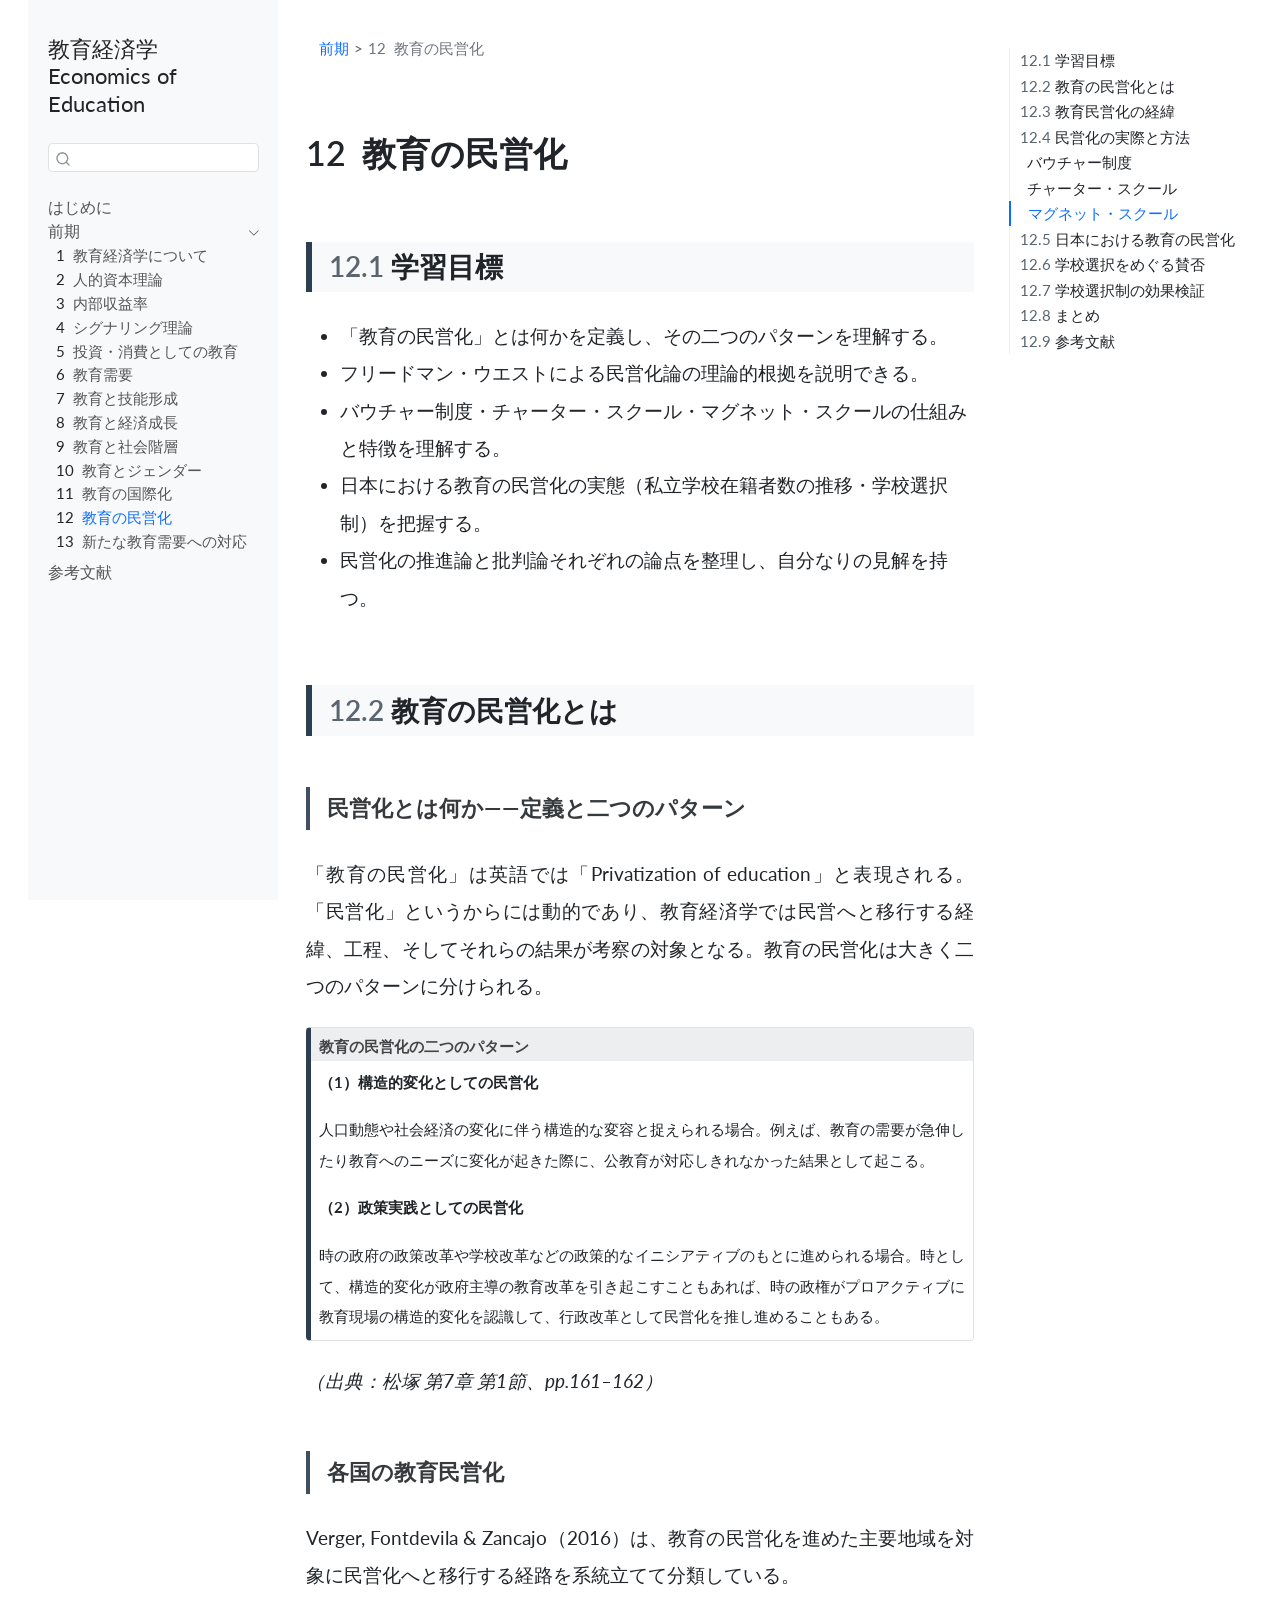
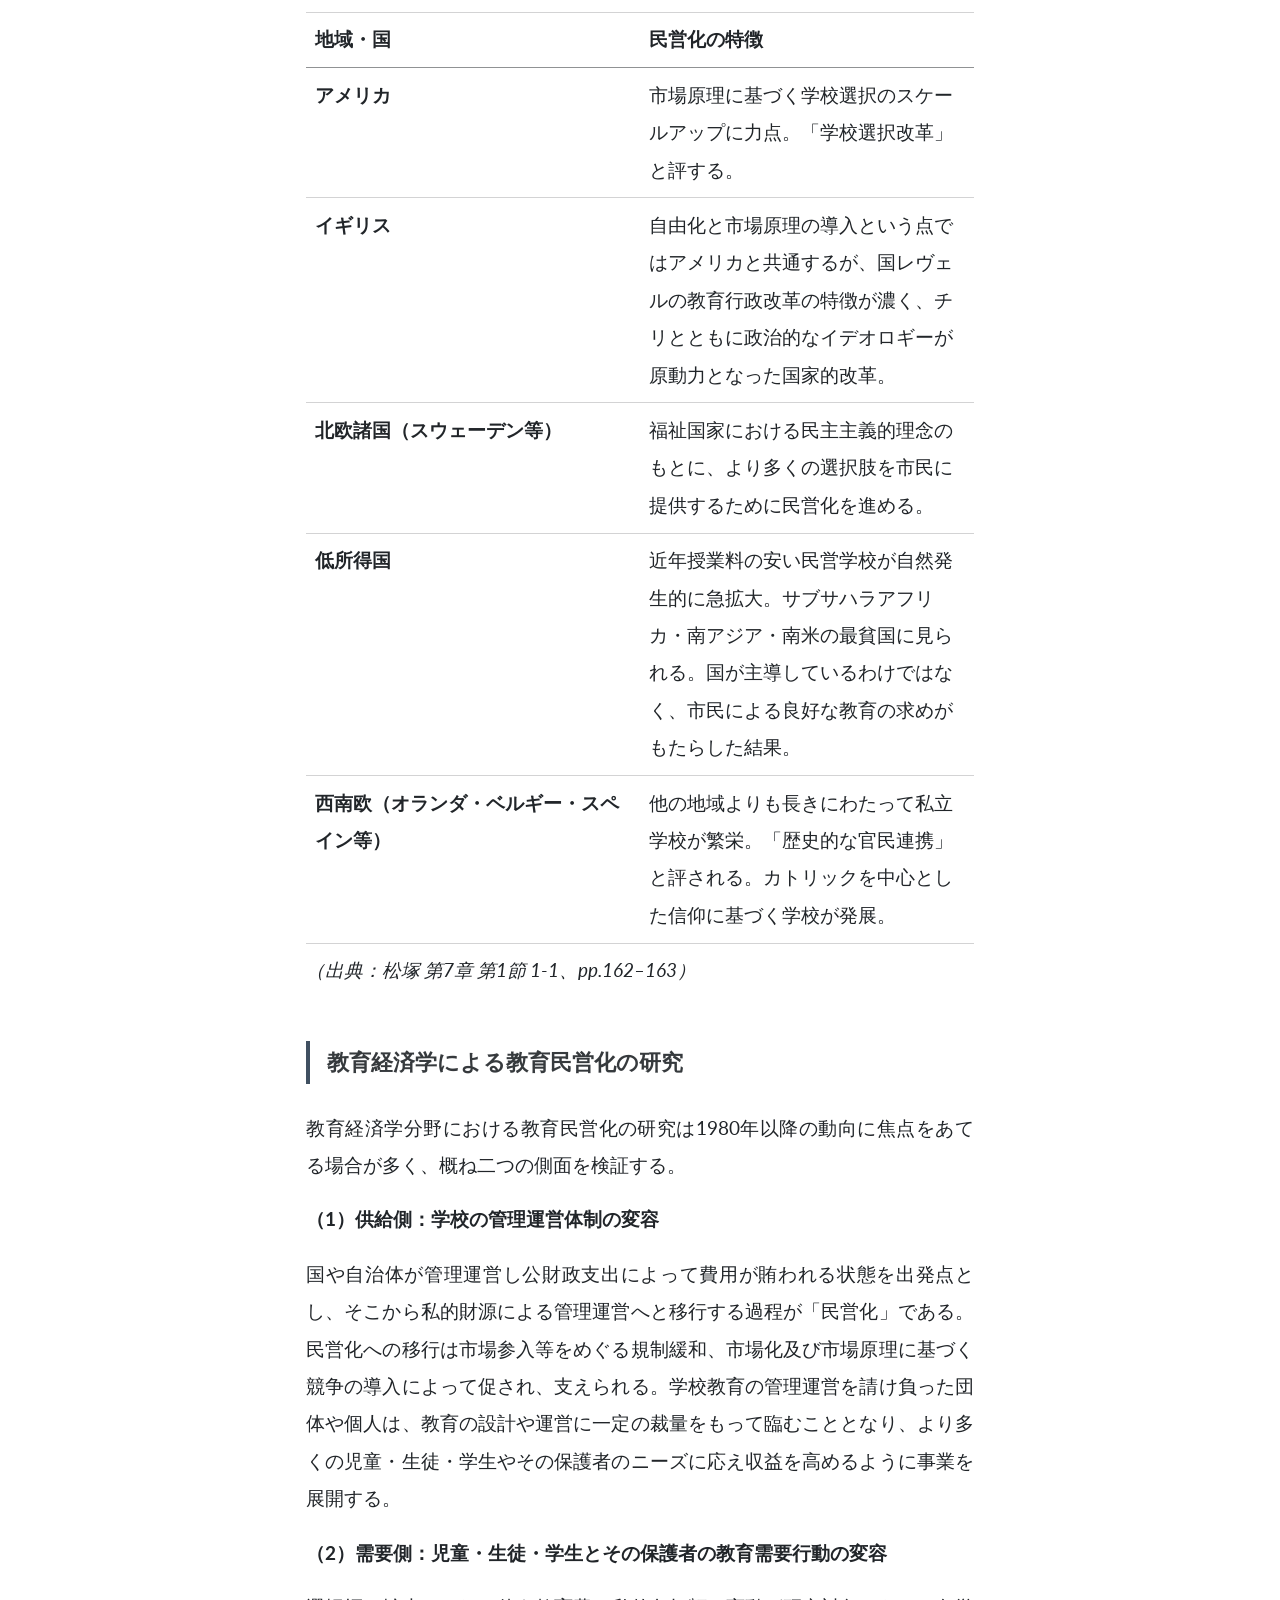
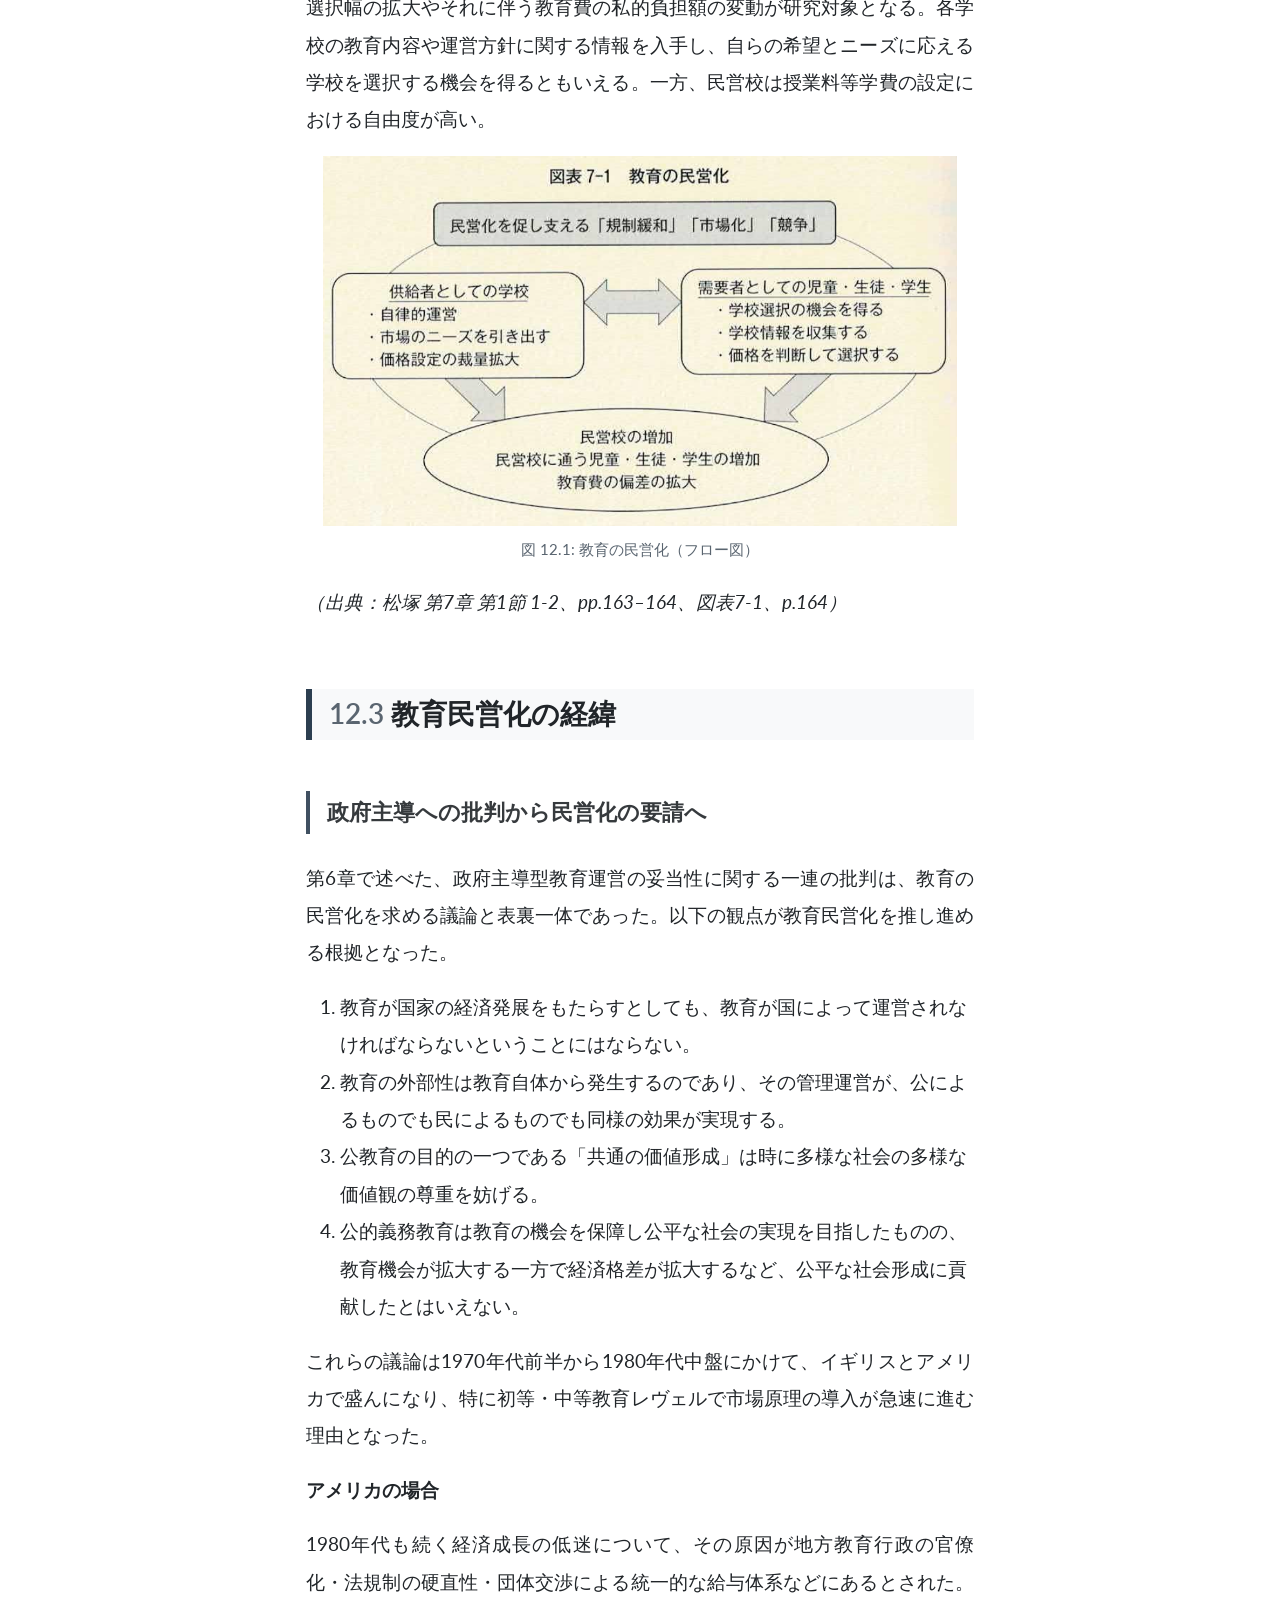
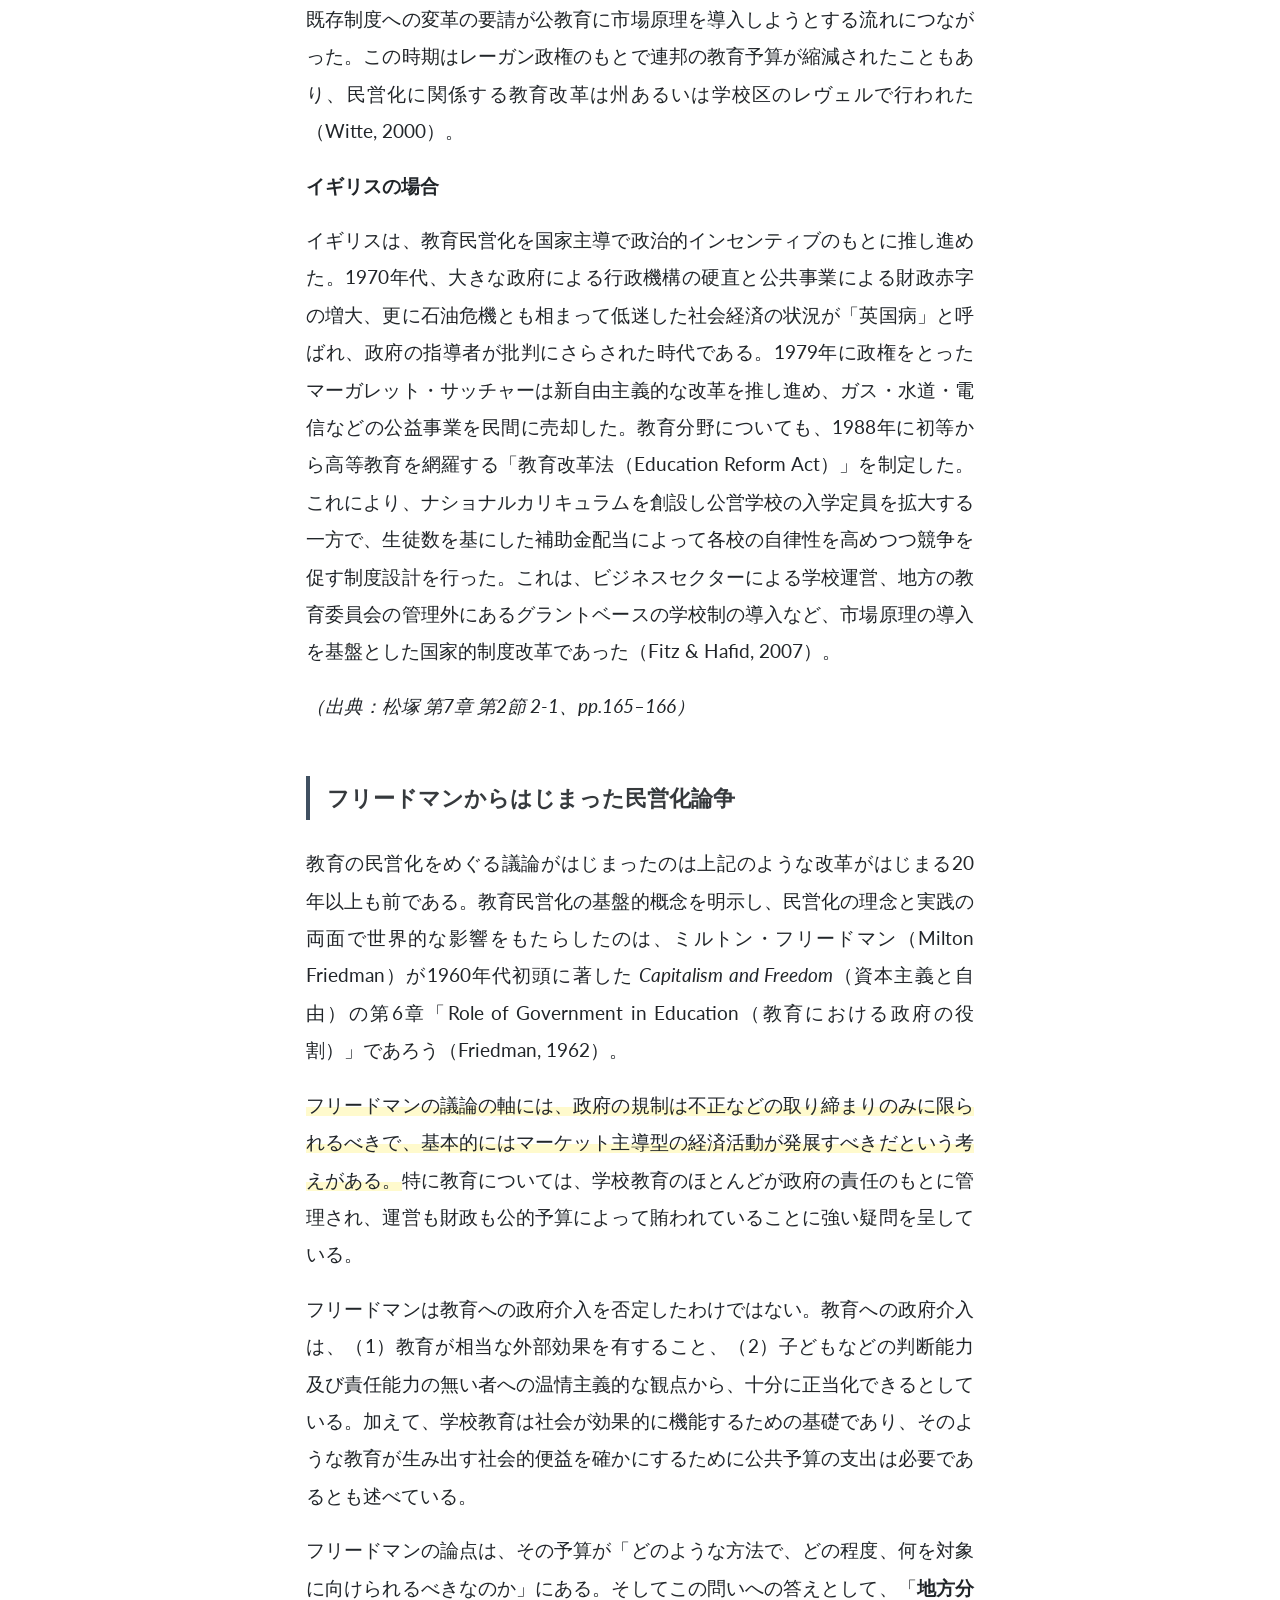
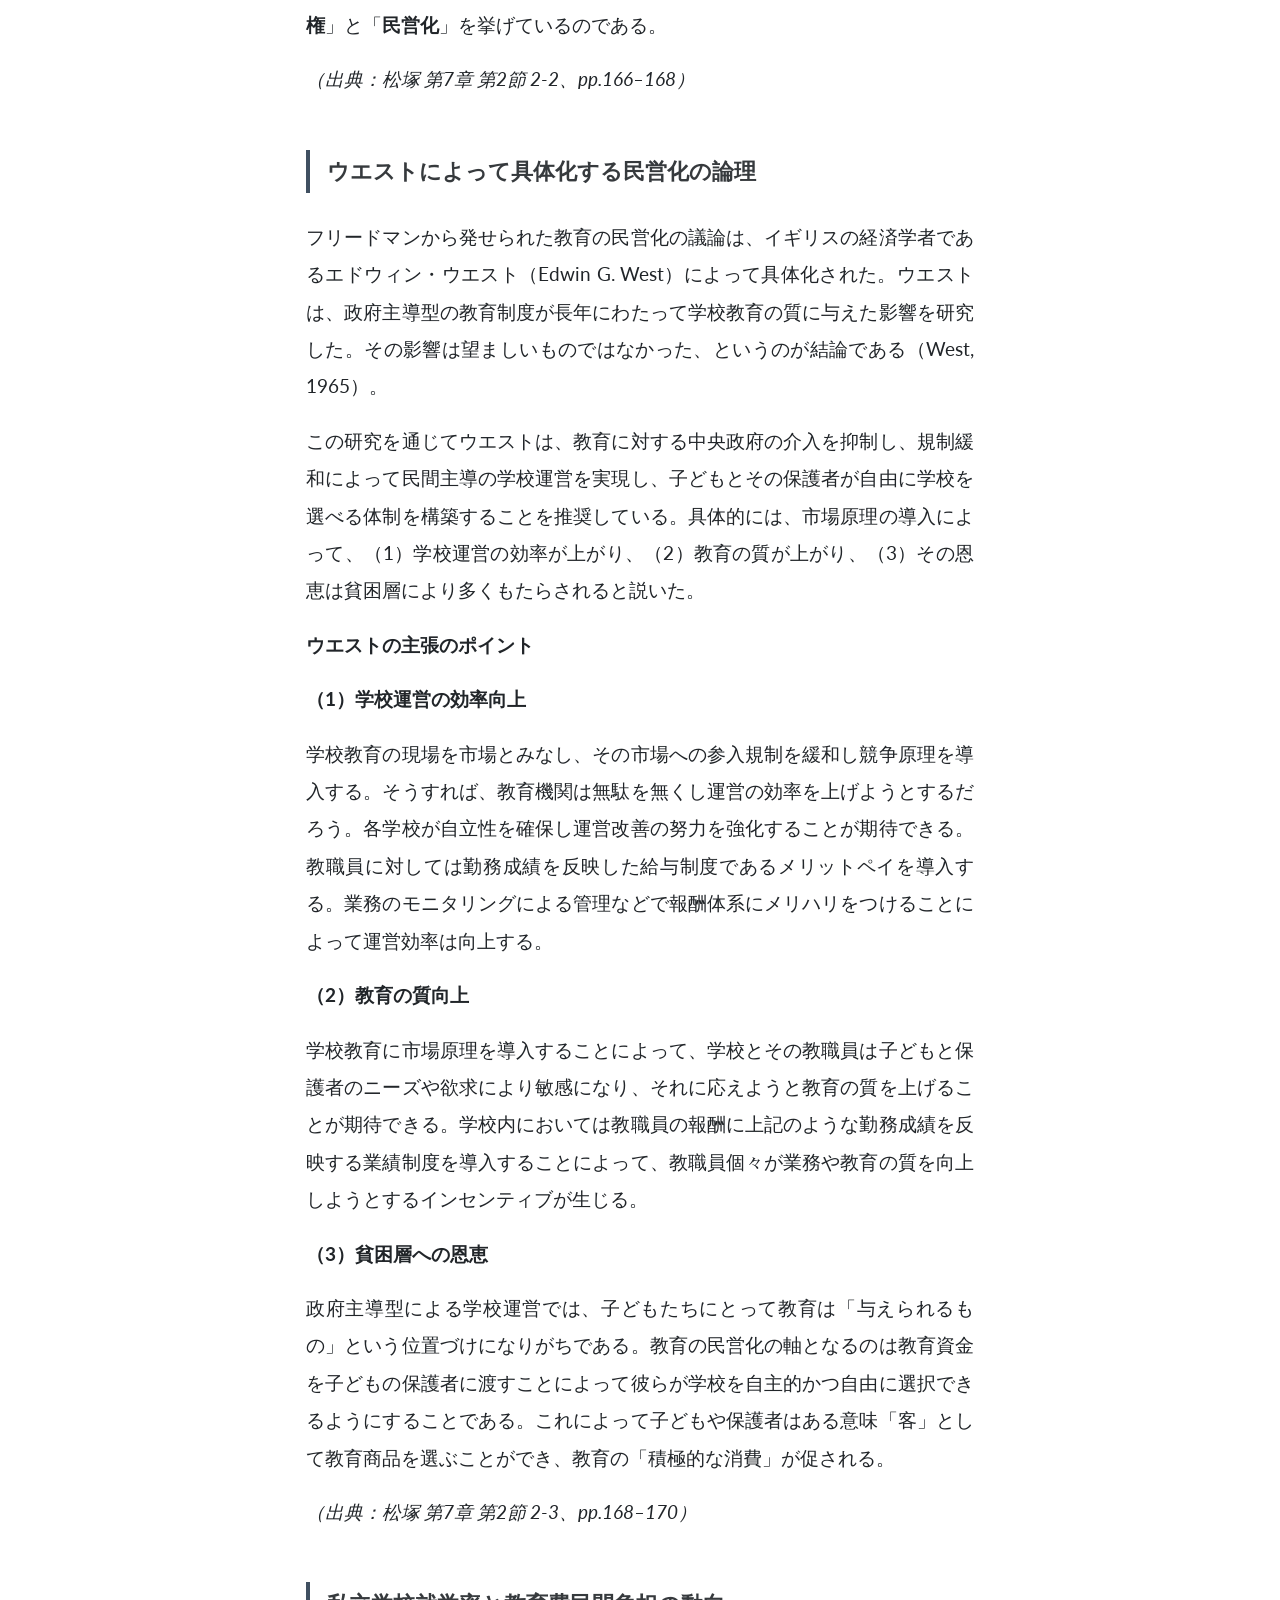
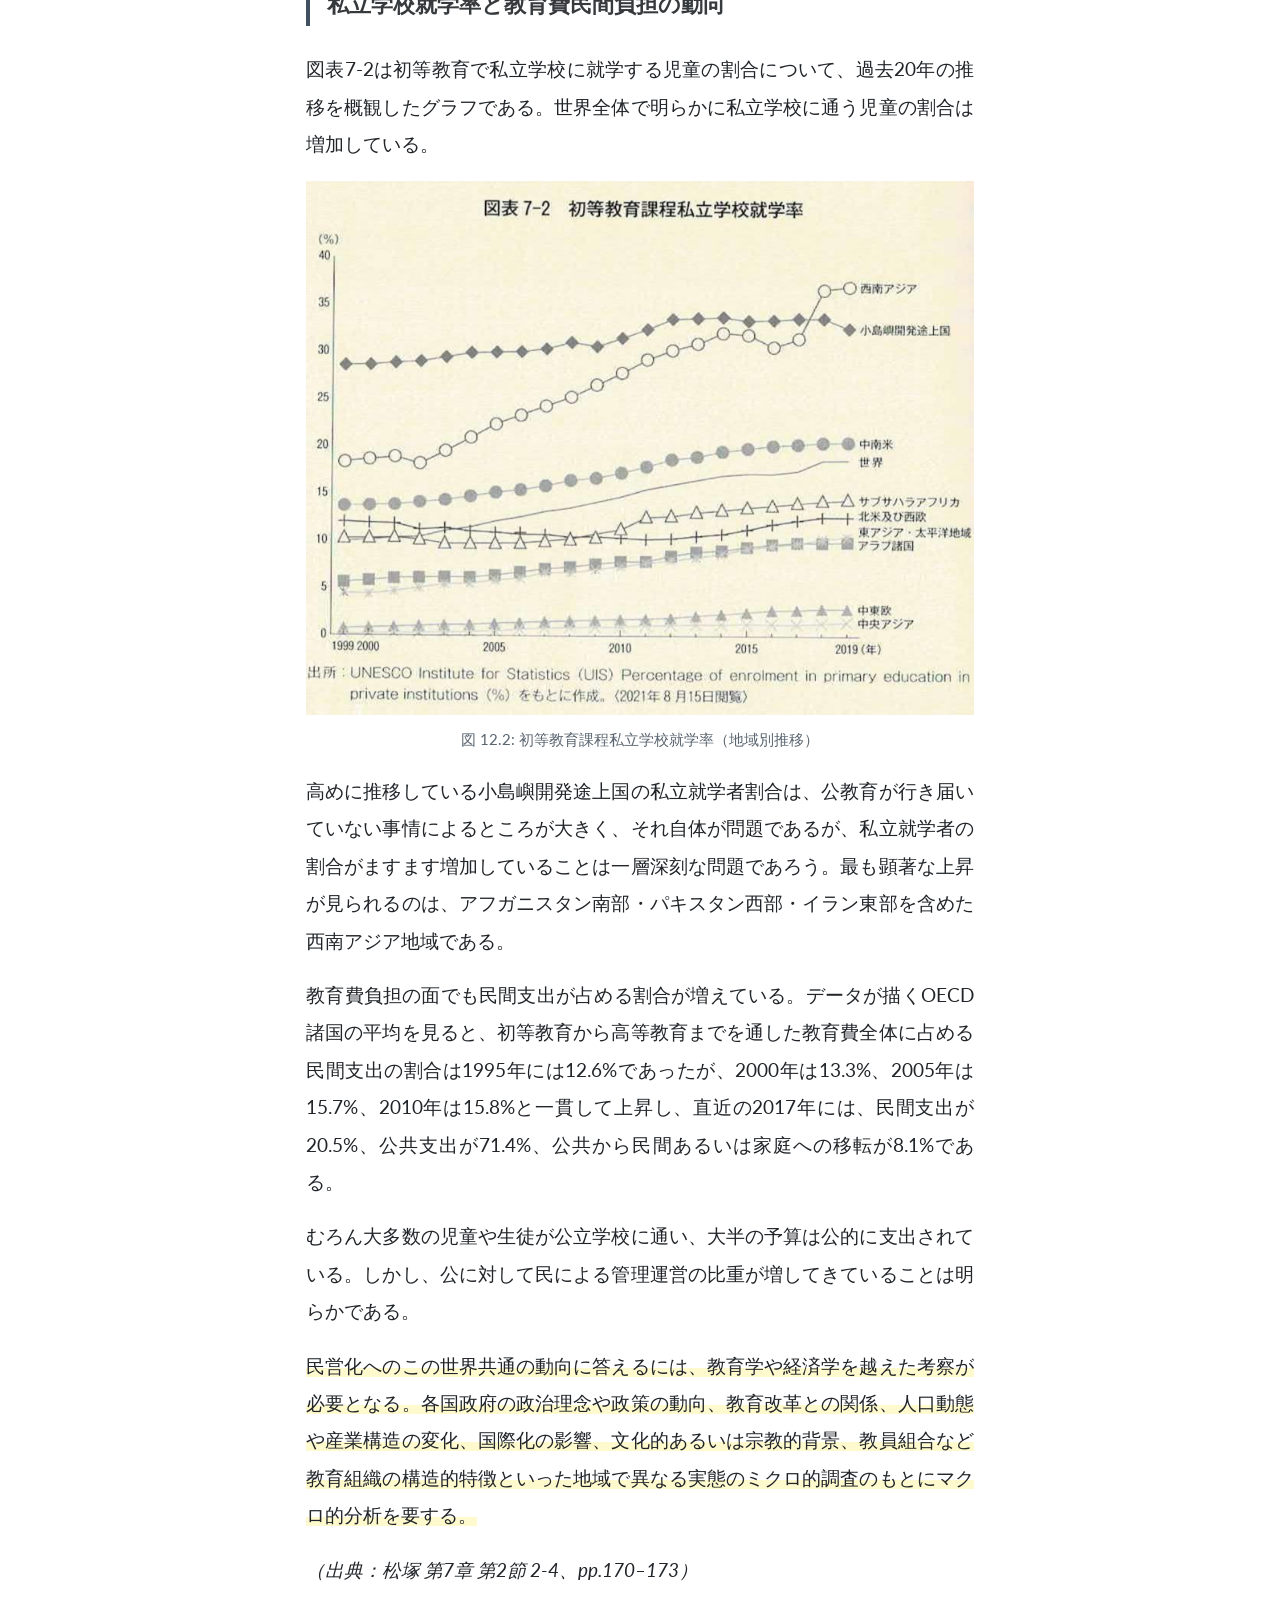
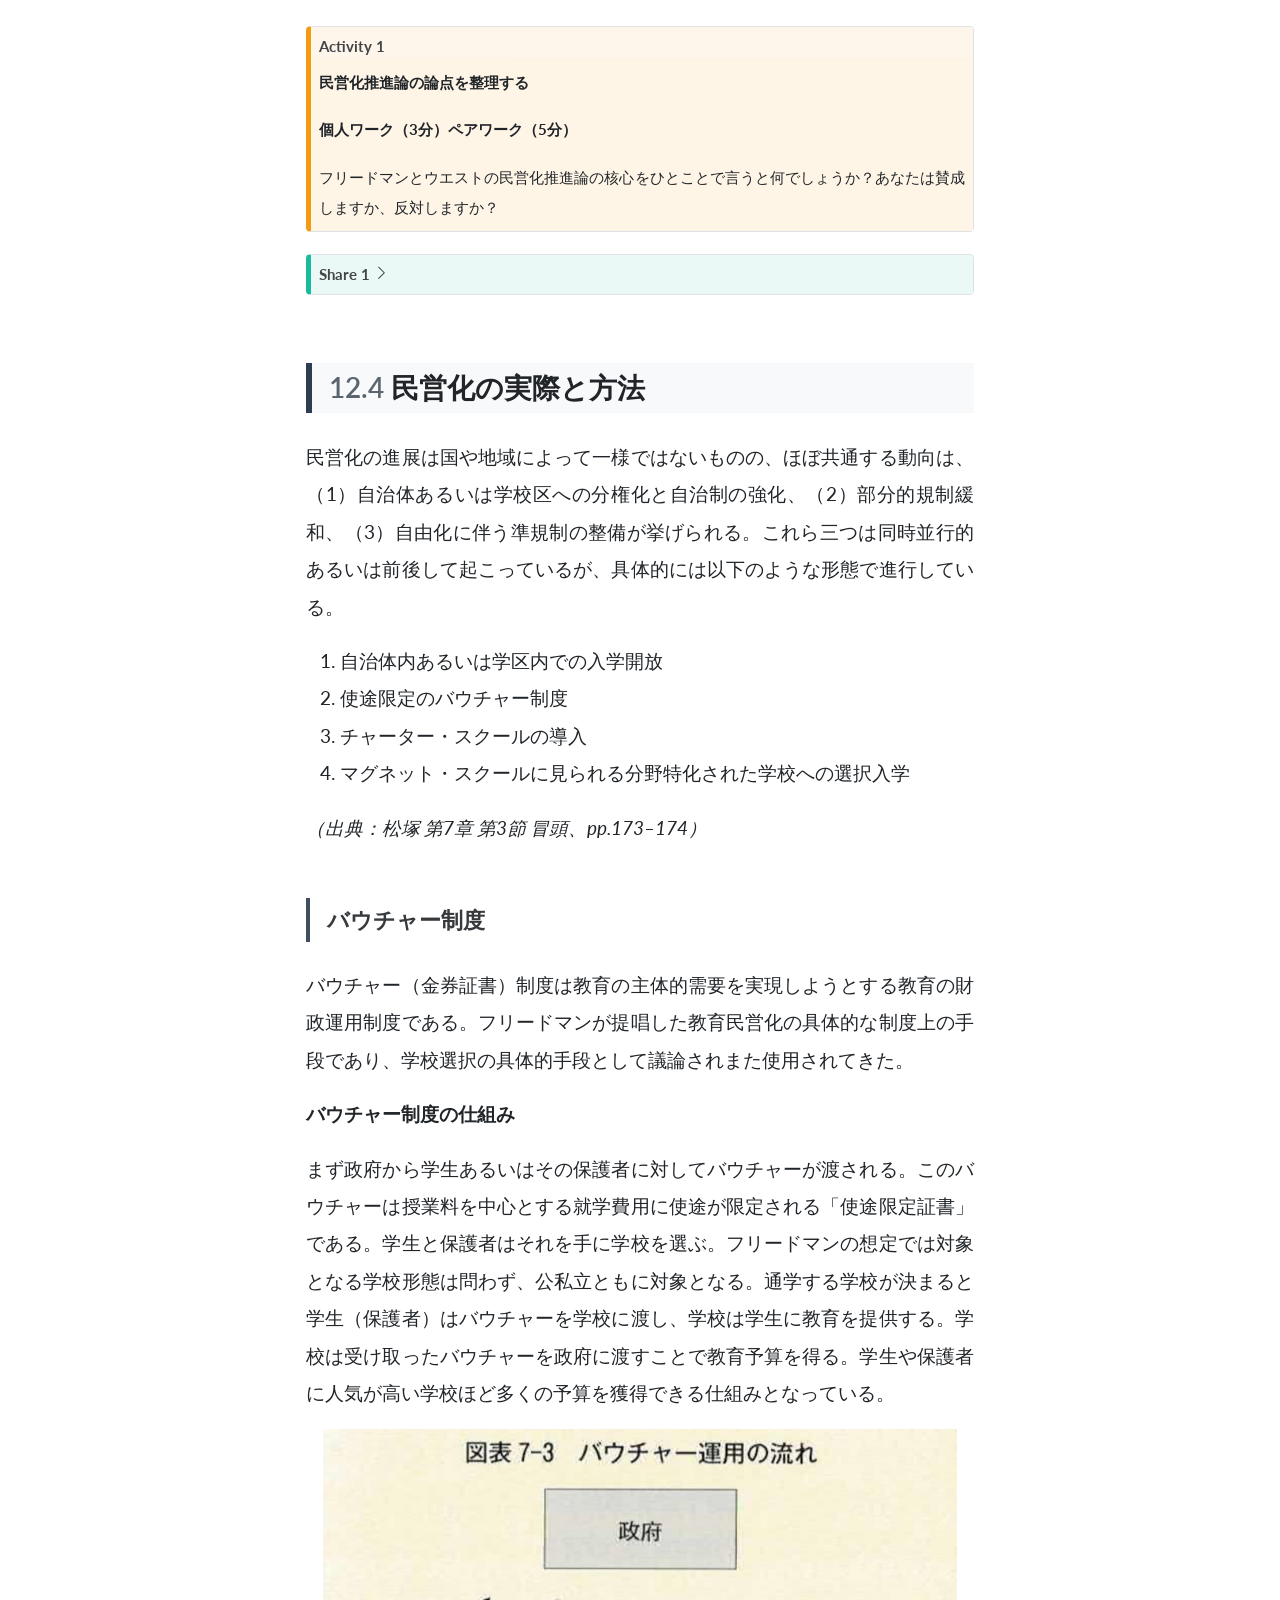
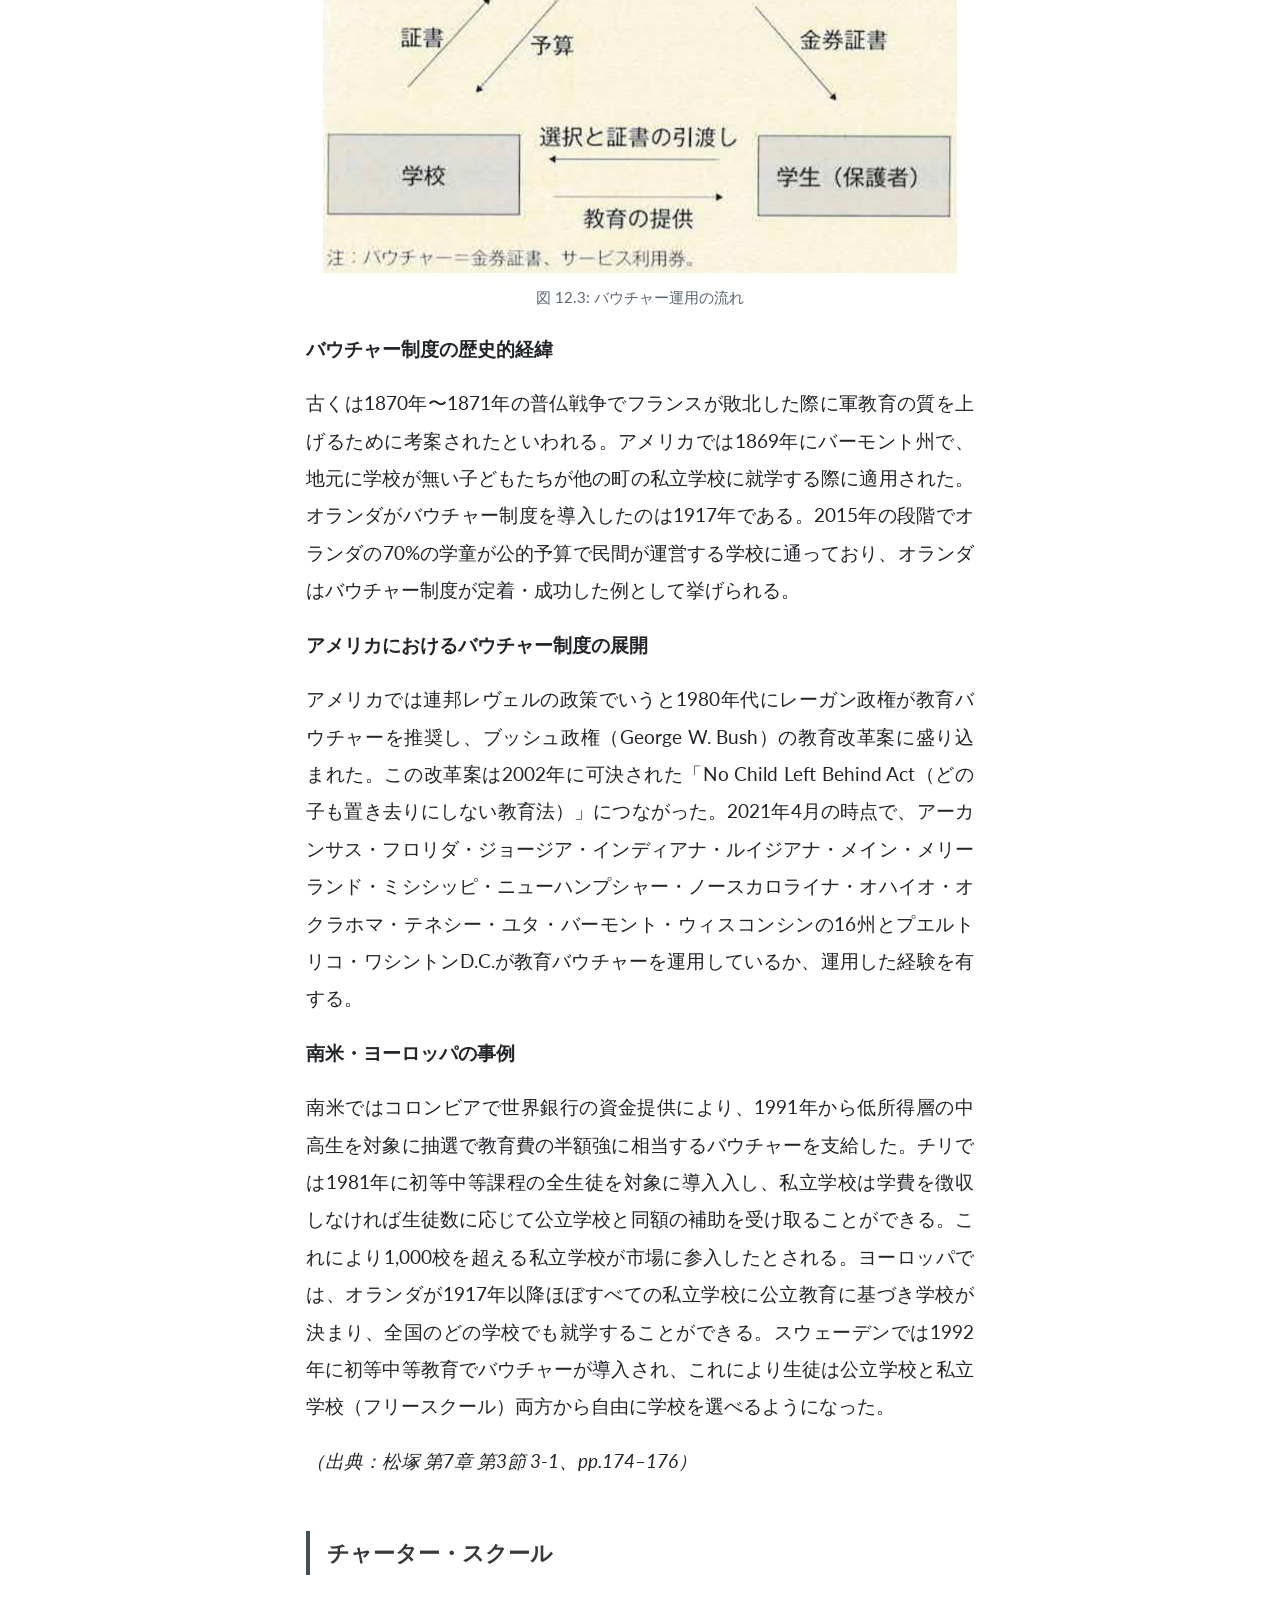
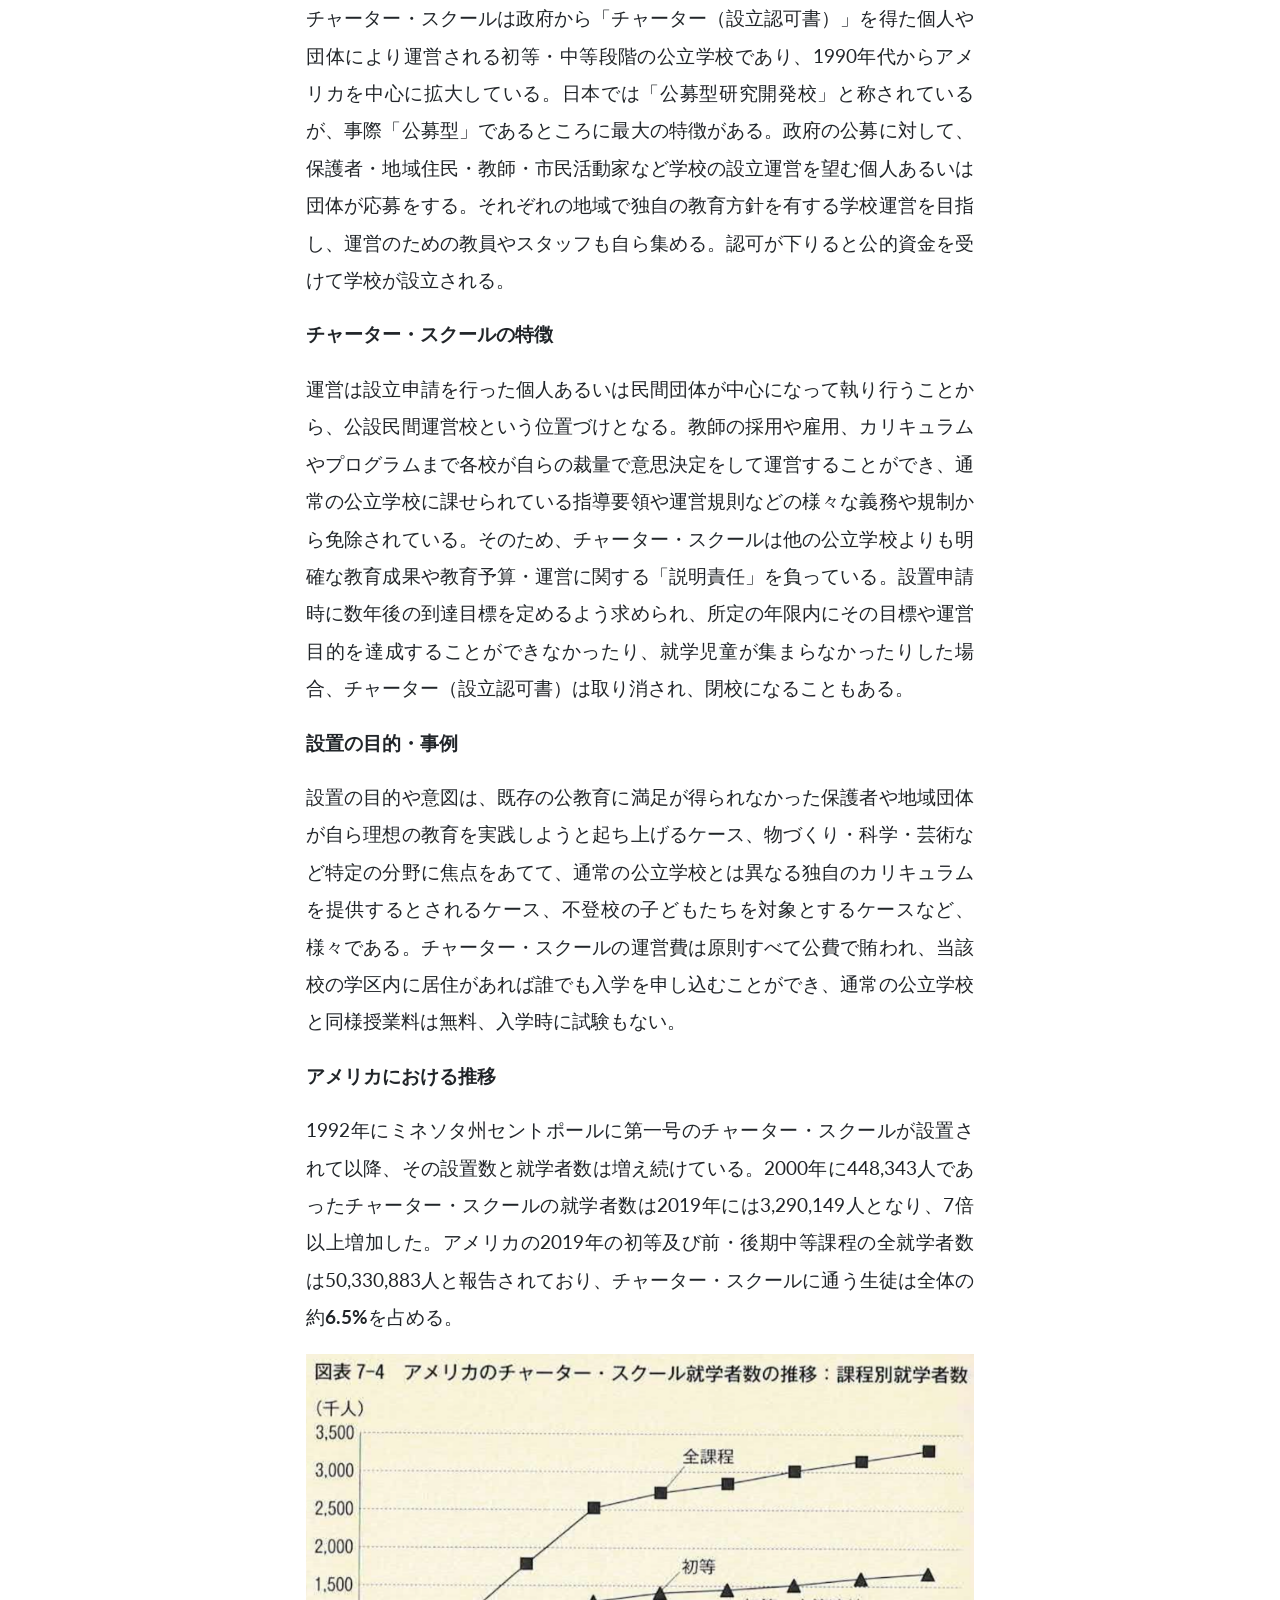
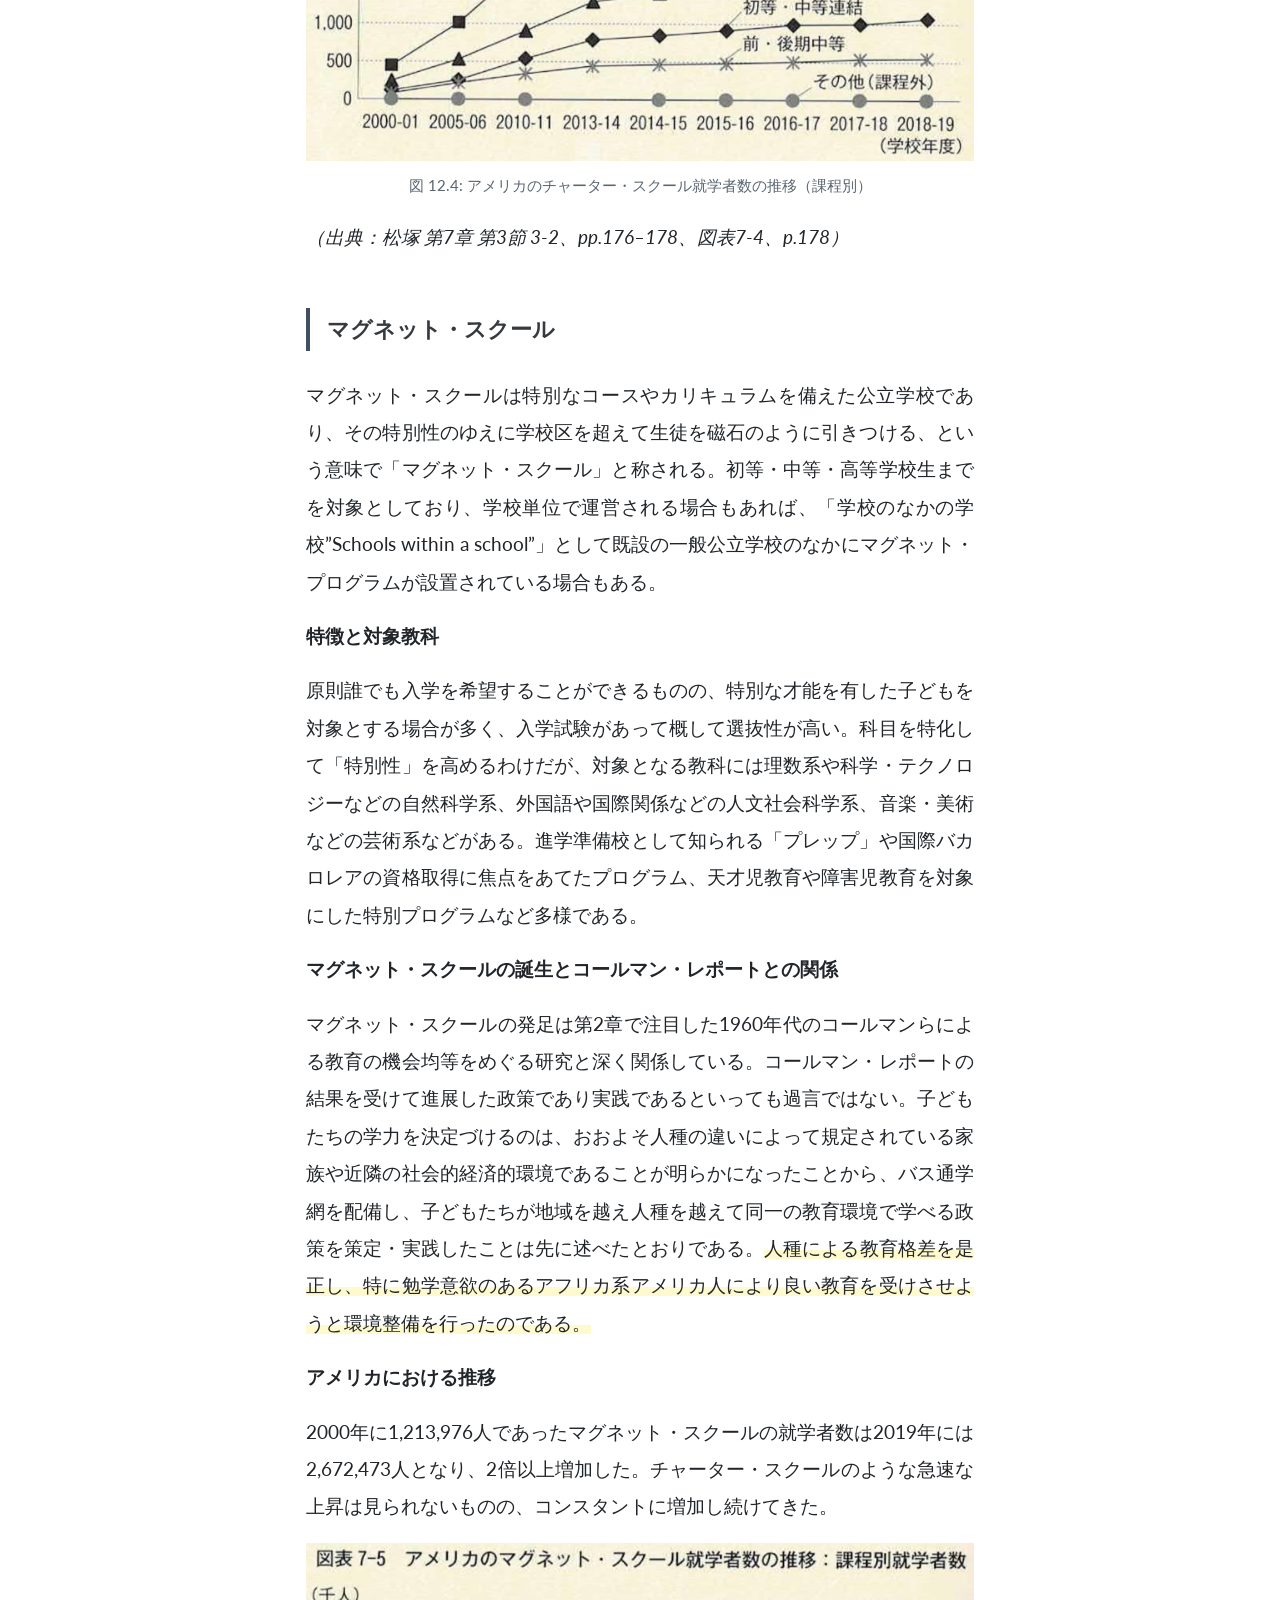
<file: lecA12.html>
<!DOCTYPE html>
<html xmlns="http://www.w3.org/1999/xhtml" lang="en" xml:lang="en"><head>

<meta charset="utf-8">
<meta name="generator" content="quarto-1.8.27">

<meta name="viewport" content="width=device-width, initial-scale=1.0, user-scalable=yes">

<meta name="description" content="2026年度　前期 時間： 月曜日 2 時限（11:15-13:00） 教室： E 館 709 教室">

<title>12&nbsp; 教育の民営化 – 教育経済学　Economics of Education</title>
<style>
code{white-space: pre-wrap;}
span.smallcaps{font-variant: small-caps;}
div.columns{display: flex; gap: min(4vw, 1.5em);}
div.column{flex: auto; overflow-x: auto;}
div.hanging-indent{margin-left: 1.5em; text-indent: -1.5em;}
ul.task-list{list-style: none;}
ul.task-list li input[type="checkbox"] {
  width: 0.8em;
  margin: 0 0.8em 0.2em -1em; /* quarto-specific, see https://github.com/quarto-dev/quarto-cli/issues/4556 */ 
  vertical-align: middle;
}
</style>


<script src="site_libs/quarto-nav/quarto-nav.js"></script>
<script src="site_libs/quarto-nav/headroom.min.js"></script>
<script src="site_libs/clipboard/clipboard.min.js"></script>
<script src="site_libs/quarto-search/autocomplete.umd.js"></script>
<script src="site_libs/quarto-search/fuse.min.js"></script>
<script src="site_libs/quarto-search/quarto-search.js"></script>
<meta name="quarto:offset" content="./">
<link href="./lecA13.html" rel="next">
<link href="./lecA11.html" rel="prev">
<script src="site_libs/quarto-html/quarto.js" type="module"></script>
<script src="site_libs/quarto-html/tabsets/tabsets.js" type="module"></script>
<script src="site_libs/quarto-html/axe/axe-check.js" type="module"></script>
<script src="site_libs/quarto-html/popper.min.js"></script>
<script src="site_libs/quarto-html/tippy.umd.min.js"></script>
<script src="site_libs/quarto-html/anchor.min.js"></script>
<link href="site_libs/quarto-html/tippy.css" rel="stylesheet">
<link href="site_libs/quarto-html/quarto-syntax-highlighting-ed96de9b727972fe78a7b5d16c58bf87.css" rel="stylesheet" id="quarto-text-highlighting-styles">
<script src="site_libs/bootstrap/bootstrap.min.js"></script>
<link href="site_libs/bootstrap/bootstrap-icons.css" rel="stylesheet">
<link href="site_libs/bootstrap/bootstrap-131dd260d91686f5d9bec518fb44dbef.min.css" rel="stylesheet" append-hash="true" id="quarto-bootstrap" data-mode="light">
<script id="quarto-search-options" type="application/json">{
  "location": "sidebar",
  "copy-button": false,
  "collapse-after": 3,
  "panel-placement": "start",
  "type": "textbox",
  "limit": 50,
  "keyboard-shortcut": [
    "f",
    "/",
    "s"
  ],
  "show-item-context": false,
  "language": {
    "search-no-results-text": "No results",
    "search-matching-documents-text": "matching documents",
    "search-copy-link-title": "Copy link to search",
    "search-hide-matches-text": "Hide additional matches",
    "search-more-match-text": "more match in this document",
    "search-more-matches-text": "more matches in this document",
    "search-clear-button-title": "Clear",
    "search-text-placeholder": "",
    "search-detached-cancel-button-title": "Cancel",
    "search-submit-button-title": "Submit",
    "search-label": "Search"
  }
}</script>
<meta name="robots" content="noindex, nofollow">


</head>

<body class="nav-sidebar floating quarto-light">

<div id="quarto-search-results"></div>
  <header id="quarto-header" class="headroom fixed-top">
  <nav class="quarto-secondary-nav">
    <div class="container-fluid d-flex">
      <button type="button" class="quarto-btn-toggle btn" data-bs-toggle="collapse" role="button" data-bs-target=".quarto-sidebar-collapse-item" aria-controls="quarto-sidebar" aria-expanded="false" aria-label="Toggle sidebar navigation" onclick="if (window.quartoToggleHeadroom) { window.quartoToggleHeadroom(); }">
        <i class="bi bi-layout-text-sidebar-reverse"></i>
      </button>
        <nav class="quarto-page-breadcrumbs" aria-label="breadcrumb"><ol class="breadcrumb"><li class="breadcrumb-item"><a href="./lecA01.html">前期</a></li><li class="breadcrumb-item"><a href="./lecA12.html"><span class="chapter-number">12</span>&nbsp; <span class="chapter-title">教育の民営化</span></a></li></ol></nav>
        <a class="flex-grow-1" role="navigation" data-bs-toggle="collapse" data-bs-target=".quarto-sidebar-collapse-item" aria-controls="quarto-sidebar" aria-expanded="false" aria-label="Toggle sidebar navigation" onclick="if (window.quartoToggleHeadroom) { window.quartoToggleHeadroom(); }">      
        </a>
      <button type="button" class="btn quarto-search-button" aria-label="Search" onclick="window.quartoOpenSearch();">
        <i class="bi bi-search"></i>
      </button>
    </div>
  </nav>
</header>
<!-- content -->
<div id="quarto-content" class="quarto-container page-columns page-rows-contents page-layout-article">
<!-- sidebar -->
  <nav id="quarto-sidebar" class="sidebar collapse collapse-horizontal quarto-sidebar-collapse-item sidebar-navigation floating overflow-auto">
    <div class="pt-lg-2 mt-2 text-left sidebar-header">
    <div class="sidebar-title mb-0 py-0">
      <a href="./">教育経済学　Economics of Education</a> 
    </div>
      </div>
        <div class="mt-2 flex-shrink-0 align-items-center">
        <div class="sidebar-search">
        <div id="quarto-search" class="" title="Search"></div>
        </div>
        </div>
    <div class="sidebar-menu-container"> 
    <ul class="list-unstyled mt-1">
        <li class="sidebar-item">
  <div class="sidebar-item-container"> 
  <a href="./index.html" class="sidebar-item-text sidebar-link">
 <span class="menu-text">はじめに</span></a>
  </div>
</li>
        <li class="sidebar-item sidebar-item-section">
      <div class="sidebar-item-container"> 
            <a class="sidebar-item-text sidebar-link text-start" data-bs-toggle="collapse" data-bs-target="#quarto-sidebar-section-1" role="navigation" aria-expanded="true">
 <span class="menu-text">前期</span></a>
          <a class="sidebar-item-toggle text-start" data-bs-toggle="collapse" data-bs-target="#quarto-sidebar-section-1" role="navigation" aria-expanded="true" aria-label="Toggle section">
            <i class="bi bi-chevron-right ms-2"></i>
          </a> 
      </div>
      <ul id="quarto-sidebar-section-1" class="collapse list-unstyled sidebar-section depth1 show">  
          <li class="sidebar-item">
  <div class="sidebar-item-container"> 
  <a href="./lecA01.html" class="sidebar-item-text sidebar-link">
 <span class="menu-text"><span class="chapter-number">1</span>&nbsp; <span class="chapter-title">教育経済学について</span></span></a>
  </div>
</li>
          <li class="sidebar-item">
  <div class="sidebar-item-container"> 
  <a href="./lecA02.html" class="sidebar-item-text sidebar-link">
 <span class="menu-text"><span class="chapter-number">2</span>&nbsp; <span class="chapter-title">人的資本理論</span></span></a>
  </div>
</li>
          <li class="sidebar-item">
  <div class="sidebar-item-container"> 
  <a href="./lecA03.html" class="sidebar-item-text sidebar-link">
 <span class="menu-text"><span class="chapter-number">3</span>&nbsp; <span class="chapter-title">内部収益率</span></span></a>
  </div>
</li>
          <li class="sidebar-item">
  <div class="sidebar-item-container"> 
  <a href="./lecA04.html" class="sidebar-item-text sidebar-link">
 <span class="menu-text"><span class="chapter-number">4</span>&nbsp; <span class="chapter-title">シグナリング理論</span></span></a>
  </div>
</li>
          <li class="sidebar-item">
  <div class="sidebar-item-container"> 
  <a href="./lecA05.html" class="sidebar-item-text sidebar-link">
 <span class="menu-text"><span class="chapter-number">5</span>&nbsp; <span class="chapter-title">投資・消費としての教育</span></span></a>
  </div>
</li>
          <li class="sidebar-item">
  <div class="sidebar-item-container"> 
  <a href="./lecA06.html" class="sidebar-item-text sidebar-link">
 <span class="menu-text"><span class="chapter-number">6</span>&nbsp; <span class="chapter-title">教育需要</span></span></a>
  </div>
</li>
          <li class="sidebar-item">
  <div class="sidebar-item-container"> 
  <a href="./lecA07.html" class="sidebar-item-text sidebar-link">
 <span class="menu-text"><span class="chapter-number">7</span>&nbsp; <span class="chapter-title">教育と技能形成</span></span></a>
  </div>
</li>
          <li class="sidebar-item">
  <div class="sidebar-item-container"> 
  <a href="./lecA08.html" class="sidebar-item-text sidebar-link">
 <span class="menu-text"><span class="chapter-number">8</span>&nbsp; <span class="chapter-title">教育と経済成長</span></span></a>
  </div>
</li>
          <li class="sidebar-item">
  <div class="sidebar-item-container"> 
  <a href="./lecA09.html" class="sidebar-item-text sidebar-link">
 <span class="menu-text"><span class="chapter-number">9</span>&nbsp; <span class="chapter-title">教育と社会階層</span></span></a>
  </div>
</li>
          <li class="sidebar-item">
  <div class="sidebar-item-container"> 
  <a href="./lecA10.html" class="sidebar-item-text sidebar-link">
 <span class="menu-text"><span class="chapter-number">10</span>&nbsp; <span class="chapter-title">教育とジェンダー</span></span></a>
  </div>
</li>
          <li class="sidebar-item">
  <div class="sidebar-item-container"> 
  <a href="./lecA11.html" class="sidebar-item-text sidebar-link">
 <span class="menu-text"><span class="chapter-number">11</span>&nbsp; <span class="chapter-title">教育の国際化</span></span></a>
  </div>
</li>
          <li class="sidebar-item">
  <div class="sidebar-item-container"> 
  <a href="./lecA12.html" class="sidebar-item-text sidebar-link active">
 <span class="menu-text"><span class="chapter-number">12</span>&nbsp; <span class="chapter-title">教育の民営化</span></span></a>
  </div>
</li>
          <li class="sidebar-item">
  <div class="sidebar-item-container"> 
  <a href="./lecA13.html" class="sidebar-item-text sidebar-link">
 <span class="menu-text"><span class="chapter-number">13</span>&nbsp; <span class="chapter-title">新たな教育需要への対応</span></span></a>
  </div>
</li>
      </ul>
  </li>
        <li class="sidebar-item">
  <div class="sidebar-item-container"> 
  <a href="./references.html" class="sidebar-item-text sidebar-link">
 <span class="menu-text">参考文献</span></a>
  </div>
</li>
    </ul>
    </div>
</nav>
<div id="quarto-sidebar-glass" class="quarto-sidebar-collapse-item" data-bs-toggle="collapse" data-bs-target=".quarto-sidebar-collapse-item"></div>
<!-- margin-sidebar -->
    <div id="quarto-margin-sidebar" class="sidebar margin-sidebar">
        <nav id="TOC" role="doc-toc" class="toc-active">
    <h2 id="toc-title">Table of contents</h2>
   
  <ul>
  <li><a href="#学習目標" id="toc-学習目標" class="nav-link active" data-scroll-target="#学習目標"><span class="header-section-number">12.1</span> 学習目標</a></li>
  <li><a href="#教育の民営化とは" id="toc-教育の民営化とは" class="nav-link" data-scroll-target="#教育の民営化とは"><span class="header-section-number">12.2</span> 教育の民営化とは</a>
  <ul class="collapse">
  <li><a href="#民営化とは何か定義と二つのパターン" id="toc-民営化とは何か定義と二つのパターン" class="nav-link" data-scroll-target="#民営化とは何か定義と二つのパターン">民営化とは何か——定義と二つのパターン</a></li>
  <li><a href="#各国の教育民営化" id="toc-各国の教育民営化" class="nav-link" data-scroll-target="#各国の教育民営化">各国の教育民営化</a></li>
  <li><a href="#教育経済学による教育民営化の研究" id="toc-教育経済学による教育民営化の研究" class="nav-link" data-scroll-target="#教育経済学による教育民営化の研究">教育経済学による教育民営化の研究</a></li>
  </ul></li>
  <li><a href="#教育民営化の経緯" id="toc-教育民営化の経緯" class="nav-link" data-scroll-target="#教育民営化の経緯"><span class="header-section-number">12.3</span> 教育民営化の経緯</a>
  <ul class="collapse">
  <li><a href="#政府主導への批判から民営化の要請へ" id="toc-政府主導への批判から民営化の要請へ" class="nav-link" data-scroll-target="#政府主導への批判から民営化の要請へ">政府主導への批判から民営化の要請へ</a></li>
  <li><a href="#フリードマンからはじまった民営化論争" id="toc-フリードマンからはじまった民営化論争" class="nav-link" data-scroll-target="#フリードマンからはじまった民営化論争">フリードマンからはじまった民営化論争</a></li>
  <li><a href="#ウエストによって具体化する民営化の論理" id="toc-ウエストによって具体化する民営化の論理" class="nav-link" data-scroll-target="#ウエストによって具体化する民営化の論理">ウエストによって具体化する民営化の論理</a></li>
  <li><a href="#私立学校就学率と教育費民間負担の動向" id="toc-私立学校就学率と教育費民間負担の動向" class="nav-link" data-scroll-target="#私立学校就学率と教育費民間負担の動向">私立学校就学率と教育費民間負担の動向</a></li>
  </ul></li>
  <li><a href="#民営化の実際と方法" id="toc-民営化の実際と方法" class="nav-link" data-scroll-target="#民営化の実際と方法"><span class="header-section-number">12.4</span> 民営化の実際と方法</a>
  <ul class="collapse">
  <li><a href="#バウチャー制度" id="toc-バウチャー制度" class="nav-link" data-scroll-target="#バウチャー制度">バウチャー制度</a></li>
  <li><a href="#チャータースクール" id="toc-チャータースクール" class="nav-link" data-scroll-target="#チャータースクール">チャーター・スクール</a></li>
  <li><a href="#マグネットスクール" id="toc-マグネットスクール" class="nav-link" data-scroll-target="#マグネットスクール">マグネット・スクール</a></li>
  </ul></li>
  <li><a href="#日本における教育の民営化" id="toc-日本における教育の民営化" class="nav-link" data-scroll-target="#日本における教育の民営化"><span class="header-section-number">12.5</span> 日本における教育の民営化</a>
  <ul class="collapse">
  <li><a href="#私立学校在籍者数の推移" id="toc-私立学校在籍者数の推移" class="nav-link" data-scroll-target="#私立学校在籍者数の推移">私立学校在籍者数の推移</a></li>
  <li><a href="#民営化の政策と実践" id="toc-民営化の政策と実践" class="nav-link" data-scroll-target="#民営化の政策と実践">民営化の政策と実践</a></li>
  <li><a href="#学校選択制への反応" id="toc-学校選択制への反応" class="nav-link" data-scroll-target="#学校選択制への反応">学校選択制への反応</a></li>
  <li><a href="#選択制に対する肯定的見解" id="toc-選択制に対する肯定的見解" class="nav-link" data-scroll-target="#選択制に対する肯定的見解">選択制に対する肯定的見解</a></li>
  <li><a href="#選択制に対する否定的見解" id="toc-選択制に対する否定的見解" class="nav-link" data-scroll-target="#選択制に対する否定的見解">選択制に対する否定的見解</a></li>
  <li><a href="#東京都の選択制実施状況" id="toc-東京都の選択制実施状況" class="nav-link" data-scroll-target="#東京都の選択制実施状況">東京都の選択制実施状況</a></li>
  <li><a href="#公設民営学校の運営事例" id="toc-公設民営学校の運営事例" class="nav-link" data-scroll-target="#公設民営学校の運営事例">公設民営学校の運営事例</a></li>
  </ul></li>
  <li><a href="#学校選択をめぐる賛否" id="toc-学校選択をめぐる賛否" class="nav-link" data-scroll-target="#学校選択をめぐる賛否"><span class="header-section-number">12.6</span> 学校選択をめぐる賛否</a>
  <ul class="collapse">
  <li><a href="#なぜ選択の機会を望むのか" id="toc-なぜ選択の機会を望むのか" class="nav-link" data-scroll-target="#なぜ選択の機会を望むのか">なぜ「選択の機会」を望むのか</a></li>
  <li><a href="#効果効率平等公平を評価軸とした賛否" id="toc-効果効率平等公平を評価軸とした賛否" class="nav-link" data-scroll-target="#効果効率平等公平を評価軸とした賛否">効果・効率・平等公平を評価軸とした賛否</a></li>
  <li><a href="#教育効果への影響" id="toc-教育効果への影響" class="nav-link" data-scroll-target="#教育効果への影響">教育効果への影響</a></li>
  <li><a href="#運営効率への影響" id="toc-運営効率への影響" class="nav-link" data-scroll-target="#運営効率への影響">運営効率への影響</a></li>
  <li><a href="#機会の平等公平性への影響" id="toc-機会の平等公平性への影響" class="nav-link" data-scroll-target="#機会の平等公平性への影響">機会の平等・公平性への影響</a></li>
  </ul></li>
  <li><a href="#学校選択制の効果検証" id="toc-学校選択制の効果検証" class="nav-link" data-scroll-target="#学校選択制の効果検証"><span class="header-section-number">12.7</span> 学校選択制の効果検証</a>
  <ul class="collapse">
  <li><a href="#実証研究の蓄積" id="toc-実証研究の蓄積" class="nav-link" data-scroll-target="#実証研究の蓄積">実証研究の蓄積</a></li>
  <li><a href="#バウチャー効果検証の理論的枠組み" id="toc-バウチャー効果検証の理論的枠組み" class="nav-link" data-scroll-target="#バウチャー効果検証の理論的枠組み">バウチャー効果検証の理論的枠組み</a></li>
  <li><a href="#今後の課題" id="toc-今後の課題" class="nav-link" data-scroll-target="#今後の課題">今後の課題</a></li>
  </ul></li>
  <li><a href="#まとめ" id="toc-まとめ" class="nav-link" data-scroll-target="#まとめ"><span class="header-section-number">12.8</span> まとめ</a></li>
  <li><a href="#参考文献" id="toc-参考文献" class="nav-link" data-scroll-target="#参考文献"><span class="header-section-number">12.9</span> 参考文献</a></li>
  </ul>
</nav>
    </div>
<!-- main -->
<main class="content" id="quarto-document-content">

<header id="title-block-header" class="quarto-title-block default"><nav class="quarto-page-breadcrumbs quarto-title-breadcrumbs d-none d-lg-block" aria-label="breadcrumb"><ol class="breadcrumb"><li class="breadcrumb-item"><a href="./lecA01.html">前期</a></li><li class="breadcrumb-item"><a href="./lecA12.html"><span class="chapter-number">12</span>&nbsp; <span class="chapter-title">教育の民営化</span></a></li></ol></nav>
<div class="quarto-title">
<h1 class="title"><span class="chapter-number">12</span>&nbsp; <span class="chapter-title">教育の民営化</span></h1>
</div>



<div class="quarto-title-meta">

    
  
    
  </div>
  


</header>


<!--
## 教育の民営化とは
### 民営化とは何か——定義と二つのパターン {.unnumbered}
### 各国の教育民営化 {.unnumbered}
### 教育経済学による教育民営化の研究 {.unnumbered}

## 教育民営化の経緯
### 政府主導への批判から民営化の要請へ {.unnumbered}
### フリードマンからはじまった民営化論争 {.unnumbered}
### ウエストによって具体化する民営化の論理 {.unnumbered}
### 私立学校就学率と教育費民間負担の動向 {.unnumbered}

## 民営化の実際と方法
### バウチャー制度 {.unnumbered}
### チャーター・スクール {.unnumbered}
### マグネット・スクール {.unnumbered}

## 日本における教育の民営化
### 私立学校在籍者数の推移 {.unnumbered}
### 民営化の政策と実践 {.unnumbered}
### 学校選択制への反応 {.unnumbered}
### 東京都の選択制実施状況 {.unnumbered}
### 公設民営学校の運営事例 {.unnumbered}

## 学校選択をめぐる賛否
### なぜ「選択の機会」を望むのか {.unnumbered}
### 効果・効率・平等公平を評価軸とした賛否 {.unnumbered}
### 教育効果への影響 {.unnumbered}
### 運営効率への影響 {.unnumbered}
### 機会の平等・公平性への影響 {.unnumbered}

## 学校選択制の効果検証
### 実証研究の蓄積 {.unnumbered}
### バウチャー効果検証の理論的枠組み {.unnumbered}
### 今後の課題 {.unnumbered}
-->
<section id="学習目標" class="level2" data-number="12.1">
<h2 data-number="12.1" class="anchored" data-anchor-id="学習目標"><span class="header-section-number">12.1</span> 学習目標</h2>
<ul>
<li>「教育の民営化」とは何かを定義し、その二つのパターンを理解する。</li>
<li>フリードマン・ウエストによる民営化論の理論的根拠を説明できる。</li>
<li>バウチャー制度・チャーター・スクール・マグネット・スクールの仕組みと特徴を理解する。</li>
<li>日本における教育の民営化の実態（私立学校在籍者数の推移・学校選択制）を把握する。</li>
<li>民営化の推進論と批判論それぞれの論点を整理し、自分なりの見解を持つ。</li>
</ul>
<div style="margin-top: 3.0em;">

</div>
</section>
<section id="教育の民営化とは" class="level2" data-number="12.2">
<h2 data-number="12.2" class="anchored" data-anchor-id="教育の民営化とは"><span class="header-section-number">12.2</span> 教育の民営化とは</h2>
<section id="民営化とは何か定義と二つのパターン" class="level3 unnumbered">
<h3 class="unnumbered anchored" data-anchor-id="民営化とは何か定義と二つのパターン">民営化とは何か——定義と二つのパターン</h3>
<p>「教育の民営化」は英語では「Privatization of education」と表現される。「民営化」というからには動的であり、教育経済学では民営へと移行する経緯、工程、そしてそれらの結果が考察の対象となる。教育の民営化は大きく二つのパターンに分けられる。</p>
<div class="callout callout-style-default callout-note no-icon callout-titled">
<div class="callout-header d-flex align-content-center">
<div class="callout-icon-container">
<i class="callout-icon no-icon"></i>
</div>
<div class="callout-title-container flex-fill">
<span class="screen-reader-only">Note</span>教育の民営化の二つのパターン
</div>
</div>
<div class="callout-body-container callout-body">
<p><strong>（1）構造的変化としての民営化</strong></p>
<p>人口動態や社会経済の変化に伴う構造的な変容と捉えられる場合。例えば、教育の需要が急伸したり教育へのニーズに変化が起きた際に、公教育が対応しきれなかった結果として起こる。</p>
<p><strong>（2）政策実践としての民営化</strong></p>
<p>時の政府の政策改革や学校改革などの政策的なイニシアティブのもとに進められる場合。時として、構造的変化が政府主導の教育改革を引き起こすこともあれば、時の政権がプロアクティブに教育現場の構造的変化を認識して、行政改革として民営化を推し進めることもある。</p>
</div>
</div>
<p><em>（出典：松塚 第7章 第1節、pp.161–162）</em></p>
<div style="margin-top: 2.0em;">

</div>
</section>
<section id="各国の教育民営化" class="level3 unnumbered">
<h3 class="unnumbered anchored" data-anchor-id="各国の教育民営化">各国の教育民営化</h3>
<p>Verger, Fontdevila &amp; Zancajo（2016）は、教育の民営化を進めた主要地域を対象に民営化へと移行する経路を系統立てて分類している。</p>
<table class="table-hover caption-top table">
<colgroup>
<col style="width: 50%">
<col style="width: 50%">
</colgroup>
<thead>
<tr class="header">
<th style="text-align: left;">地域・国</th>
<th style="text-align: left;">民営化の特徴</th>
</tr>
</thead>
<tbody>
<tr class="odd">
<td style="text-align: left;"><strong>アメリカ</strong></td>
<td style="text-align: left;">市場原理に基づく学校選択のスケールアップに力点。「学校選択改革」と評する。</td>
</tr>
<tr class="even">
<td style="text-align: left;"><strong>イギリス</strong></td>
<td style="text-align: left;">自由化と市場原理の導入という点ではアメリカと共通するが、国レヴェルの教育行政改革の特徴が濃く、チリとともに政治的なイデオロギーが原動力となった国家的改革。</td>
</tr>
<tr class="odd">
<td style="text-align: left;"><strong>北欧諸国（スウェーデン等）</strong></td>
<td style="text-align: left;">福祉国家における民主主義的理念のもとに、より多くの選択肢を市民に提供するために民営化を進める。</td>
</tr>
<tr class="even">
<td style="text-align: left;"><strong>低所得国</strong></td>
<td style="text-align: left;">近年授業料の安い民営学校が自然発生的に急拡大。サブサハラアフリカ・南アジア・南米の最貧国に見られる。国が主導しているわけではなく、市民による良好な教育の求めがもたらした結果。</td>
</tr>
<tr class="odd">
<td style="text-align: left;"><strong>西南欧（オランダ・ベルギー・スペイン等）</strong></td>
<td style="text-align: left;">他の地域よりも長きにわたって私立学校が繁栄。「歴史的な官民連携」と評される。カトリックを中心とした信仰に基づく学校が発展。</td>
</tr>
</tbody>
</table>
<p><em>（出典：松塚 第7章 第1節 1-1、pp.162–163）</em></p>
<div style="margin-top: 2.0em;">

</div>
</section>
<section id="教育経済学による教育民営化の研究" class="level3 unnumbered">
<h3 class="unnumbered anchored" data-anchor-id="教育経済学による教育民営化の研究">教育経済学による教育民営化の研究</h3>
<p>教育経済学分野における教育民営化の研究は1980年以降の動向に焦点をあてる場合が多く、概ね二つの側面を検証する。</p>
<p><strong>（1）供給側：学校の管理運営体制の変容</strong></p>
<p>国や自治体が管理運営し公財政支出によって費用が賄われる状態を出発点とし、そこから私的財源による管理運営へと移行する過程が「民営化」である。民営化への移行は市場参入等をめぐる規制緩和、市場化及び市場原理に基づく競争の導入によって促され、支えられる。学校教育の管理運営を請け負った団体や個人は、教育の設計や運営に一定の裁量をもって臨むこととなり、より多くの児童・生徒・学生やその保護者のニーズに応え収益を高めるように事業を展開する。</p>
<p><strong>（2）需要側：児童・生徒・学生とその保護者の教育需要行動の変容</strong></p>
<p>選択幅の拡大やそれに伴う教育費の私的負担額の変動が研究対象となる。各学校の教育内容や運営方針に関する情報を入手し、自らの希望とニーズに応える学校を選択する機会を得るともいえる。一方、民営校は授業料等学費の設定における自由度が高い。</p>
<div id="fig-A12-1" class="quarto-float quarto-figure quarto-figure-center anchored">
<figure class="quarto-float quarto-float-fig figure">
<div aria-describedby="fig-A12-1-caption-0ceaefa1-69ba-4598-a22c-09a6ac19f8ca">
<img src="images/A12/A12-1.png" class="img-fluid figure-img" style="width:95.0%">
</div>
<figcaption class="quarto-float-caption-bottom quarto-float-caption quarto-float-fig" id="fig-A12-1-caption-0ceaefa1-69ba-4598-a22c-09a6ac19f8ca">
図&nbsp;12.1: 教育の民営化（フロー図）
</figcaption>
</figure>
</div>
<p><em>（出典：松塚 第7章 第1節 1-2、pp.163–164、図表7-1、p.164）</em></p>
<div style="margin-top: 2.0em;">

</div>
</section>
</section>
<section id="教育民営化の経緯" class="level2" data-number="12.3">
<h2 data-number="12.3" class="anchored" data-anchor-id="教育民営化の経緯"><span class="header-section-number">12.3</span> 教育民営化の経緯</h2>
<section id="政府主導への批判から民営化の要請へ" class="level3 unnumbered">
<h3 class="unnumbered anchored" data-anchor-id="政府主導への批判から民営化の要請へ">政府主導への批判から民営化の要請へ</h3>
<p>第6章で述べた、政府主導型教育運営の妥当性に関する一連の批判は、教育の民営化を求める議論と表裏一体であった。以下の観点が教育民営化を推し進める根拠となった。</p>
<ol type="1">
<li>教育が国家の経済発展をもたらすとしても、教育が国によって運営されなければならないということにはならない。</li>
<li>教育の外部性は教育自体から発生するのであり、その管理運営が、公によるものでも民によるものでも同様の効果が実現する。</li>
<li>公教育の目的の一つである「共通の価値形成」は時に多様な社会の多様な価値観の尊重を妨げる。</li>
<li>公的義務教育は教育の機会を保障し公平な社会の実現を目指したものの、教育機会が拡大する一方で経済格差が拡大するなど、公平な社会形成に貢献したとはいえない。</li>
</ol>
<p>これらの議論は1970年代前半から1980年代中盤にかけて、イギリスとアメリカで盛んになり、特に初等・中等教育レヴェルで市場原理の導入が急速に進む理由となった。</p>
<p><strong>アメリカの場合</strong></p>
<p>1980年代も続く経済成長の低迷について、その原因が地方教育行政の官僚化・法規制の硬直性・団体交渉による統一的な給与体系などにあるとされた。既存制度への変革の要請が公教育に市場原理を導入しようとする流れにつながった。この時期はレーガン政権のもとで連邦の教育予算が縮減されたこともあり、民営化に関係する教育改革は州あるいは学校区のレヴェルで行われた（Witte, 2000）。</p>
<p><strong>イギリスの場合</strong></p>
<p>イギリスは、教育民営化を国家主導で政治的インセンティブのもとに推し進めた。1970年代、大きな政府による行政機構の硬直と公共事業による財政赤字の増大、更に石油危機とも相まって低迷した社会経済の状況が「英国病」と呼ばれ、政府の指導者が批判にさらされた時代である。1979年に政権をとったマーガレット・サッチャーは新自由主義的な改革を推し進め、ガス・水道・電信などの公益事業を民間に売却した。教育分野についても、1988年に初等から高等教育を網羅する「教育改革法（Education Reform Act）」を制定した。これにより、ナショナルカリキュラムを創設し公営学校の入学定員を拡大する一方で、生徒数を基にした補助金配当によって各校の自律性を高めつつ競争を促す制度設計を行った。これは、ビジネスセクターによる学校運営、地方の教育委員会の管理外にあるグラントベースの学校制の導入など、市場原理の導入を基盤とした国家的制度改革であった（Fitz &amp; Hafid, 2007）。</p>
<p><em>（出典：松塚 第7章 第2節 2-1、pp.165–166）</em></p>
<div style="margin-top: 2.0em;">

</div>
</section>
<section id="フリードマンからはじまった民営化論争" class="level3 unnumbered">
<h3 class="unnumbered anchored" data-anchor-id="フリードマンからはじまった民営化論争">フリードマンからはじまった民営化論争</h3>
<p>教育の民営化をめぐる議論がはじまったのは上記のような改革がはじまる20年以上も前である。教育民営化の基盤的概念を明示し、民営化の理念と実践の両面で世界的な影響をもたらしたのは、ミルトン・フリードマン（Milton Friedman）が1960年代初頭に著した <em>Capitalism and Freedom</em>（資本主義と自由）の第6章「Role of Government in Education（教育における政府の役割）」であろう（Friedman, 1962）。</p>
<p><span class="marker">フリードマンの議論の軸には、政府の規制は不正などの取り締まりのみに限られるべきで、基本的にはマーケット主導型の経済活動が発展すべきだという考えがある。</span>特に教育については、学校教育のほとんどが政府の責任のもとに管理され、運営も財政も公的予算によって賄われていることに強い疑問を呈している。</p>
<p>フリードマンは教育への政府介入を否定したわけではない。教育への政府介入は、（1）教育が相当な外部効果を有すること、（2）子どもなどの判断能力及び責任能力の無い者への温情主義的な観点から、十分に正当化できるとしている。加えて、学校教育は社会が効果的に機能するための基礎であり、そのような教育が生み出す社会的便益を確かにするために公共予算の支出は必要であるとも述べている。</p>
<p>フリードマンの論点は、その予算が「どのような方法で、どの程度、何を対象に向けられるべきなのか」にある。そしてこの問いへの答えとして、「<strong>地方分権</strong>」と「<strong>民営化</strong>」を挙げているのである。</p>
<p><em>（出典：松塚 第7章 第2節 2-2、pp.166–168）</em></p>
<div style="margin-top: 2.0em;">

</div>
</section>
<section id="ウエストによって具体化する民営化の論理" class="level3 unnumbered">
<h3 class="unnumbered anchored" data-anchor-id="ウエストによって具体化する民営化の論理">ウエストによって具体化する民営化の論理</h3>
<p>フリードマンから発せられた教育の民営化の議論は、イギリスの経済学者であるエドウィン・ウエスト（Edwin G. West）によって具体化された。ウエストは、政府主導型の教育制度が長年にわたって学校教育の質に与えた影響を研究した。その影響は望ましいものではなかった、というのが結論である（West, 1965）。</p>
<p>この研究を通じてウエストは、教育に対する中央政府の介入を抑制し、規制緩和によって民間主導の学校運営を実現し、子どもとその保護者が自由に学校を選べる体制を構築することを推奨している。具体的には、市場原理の導入によって、（1）学校運営の効率が上がり、（2）教育の質が上がり、（3）その恩恵は貧困層により多くもたらされると説いた。</p>
<p><strong>ウエストの主張のポイント</strong></p>
<p><strong>（1）学校運営の効率向上</strong></p>
<p>学校教育の現場を市場とみなし、その市場への参入規制を緩和し競争原理を導入する。そうすれば、教育機関は無駄を無くし運営の効率を上げようとするだろう。各学校が自立性を確保し運営改善の努力を強化することが期待できる。教職員に対しては勤務成績を反映した給与制度であるメリットペイを導入する。業務のモニタリングによる管理などで報酬体系にメリハリをつけることによって運営効率は向上する。</p>
<p><strong>（2）教育の質向上</strong></p>
<p>学校教育に市場原理を導入することによって、学校とその教職員は子どもと保護者のニーズや欲求により敏感になり、それに応えようと教育の質を上げることが期待できる。学校内においては教職員の報酬に上記のような勤務成績を反映する業績制度を導入することによって、教職員個々が業務や教育の質を向上しようとするインセンティブが生じる。</p>
<p><strong>（3）貧困層への恩恵</strong></p>
<p>政府主導型による学校運営では、子どもたちにとって教育は「与えられるもの」という位置づけになりがちである。教育の民営化の軸となるのは教育資金を子どもの保護者に渡すことによって彼らが学校を自主的かつ自由に選択できるようにすることである。これによって子どもや保護者はある意味「客」として教育商品を選ぶことができ、教育の「積極的な消費」が促される。</p>
<p><em>（出典：松塚 第7章 第2節 2-3、pp.168–170）</em></p>
<div style="margin-top: 2.0em;">

</div>
</section>
<section id="私立学校就学率と教育費民間負担の動向" class="level3 unnumbered">
<h3 class="unnumbered anchored" data-anchor-id="私立学校就学率と教育費民間負担の動向">私立学校就学率と教育費民間負担の動向</h3>
<p>図表7-2は初等教育で私立学校に就学する児童の割合について、過去20年の推移を概観したグラフである。世界全体で明らかに私立学校に通う児童の割合は増加している。</p>
<div id="fig-A12-2" class="quarto-float quarto-figure quarto-figure-center anchored">
<figure class="quarto-float quarto-float-fig figure">
<div aria-describedby="fig-A12-2-caption-0ceaefa1-69ba-4598-a22c-09a6ac19f8ca">
<img src="images/A12/A12-2.png" class="img-fluid figure-img" style="width:100.0%">
</div>
<figcaption class="quarto-float-caption-bottom quarto-float-caption quarto-float-fig" id="fig-A12-2-caption-0ceaefa1-69ba-4598-a22c-09a6ac19f8ca">
図&nbsp;12.2: 初等教育課程私立学校就学率（地域別推移）
</figcaption>
</figure>
</div>
<p>高めに推移している小島嶼開発途上国の私立就学者割合は、公教育が行き届いていない事情によるところが大きく、それ自体が問題であるが、私立就学者の割合がますます増加していることは一層深刻な問題であろう。最も顕著な上昇が見られるのは、アフガニスタン南部・パキスタン西部・イラン東部を含めた西南アジア地域である。</p>
<p>教育費負担の面でも民間支出が占める割合が増えている。データが描くOECD諸国の平均を見ると、初等教育から高等教育までを通した教育費全体に占める民間支出の割合は1995年には12.6%であったが、2000年は13.3%、2005年は15.7%、2010年は15.8%と一貫して上昇し、直近の2017年には、民間支出が20.5%、公共支出が71.4%、公共から民間あるいは家庭への移転が8.1%である。</p>
<p>むろん大多数の児童や生徒が公立学校に通い、大半の予算は公的に支出されている。しかし、公に対して民による管理運営の比重が増してきていることは明らかである。</p>
<p><span class="marker">民営化へのこの世界共通の動向に答えるには、教育学や経済学を越えた考察が必要となる。各国政府の政治理念や政策の動向、教育改革との関係、人口動態や産業構造の変化、国際化の影響、文化的あるいは宗教的背景、教員組合など教育組織の構造的特徴といった地域で異なる実態のミクロ的調査のもとにマクロ的分析を要する。</span></p>
<p><em>（出典：松塚 第7章 第2節 2-4、pp.170–173）</em></p>
<div style="margin-top: 2.0em;">

</div>
<div class="mondai callout callout-style-default callout-warning callout-titled">
<div class="callout-header d-flex align-content-center">
<div class="callout-icon-container">
<i class="callout-icon"></i>
</div>
<div class="callout-title-container flex-fill">
Warning
</div>
</div>
<div class="callout-body-container callout-body">
<p><strong>民営化推進論の論点を整理する</strong></p>
<p><strong>個人ワーク（3分）ペアワーク（5分）</strong></p>
<p>フリードマンとウエストの民営化推進論の核心をひとことで言うと何でしょうか？あなたは賛成しますか、反対しますか？</p>
</div>
</div>
<div class="kotae callout callout-style-default callout-tip callout-titled">
<div class="callout-header d-flex align-content-center collapsed" data-bs-toggle="collapse" data-bs-target=".callout-3-contents" aria-controls="callout-3" aria-expanded="false" aria-label="Toggle callout">
<div class="callout-icon-container">
<i class="callout-icon"></i>
</div>
<div class="callout-title-container flex-fill">
Tip
</div>
<div class="callout-btn-toggle d-inline-block border-0 py-1 ps-1 pe-0 float-end"><i class="callout-toggle"></i></div>
</div>
<div id="callout-3" class="callout-3-contents callout-collapse collapse">
<div class="callout-body-container callout-body">
<p><strong>考え方の整理</strong></p>
<ul>
<li>「学校を市場にする」ということ。</li>
</ul>
<p>教育を「市場」と見る視点では、競争・効率・消費者の選択が中心価値となる。一方、教育を「公共財」と見る視点（第1章・第6章）では、機会均等・共通の価値形成・国家の責任が中心となる。この二つの視点の「どちらが正しいか」ではなく、どのような条件のもとでどちらの要素が重要かを考えることが教育経済学の問いである。</p>
</div>
</div>
</div>
<div style="margin-top: 2.0em;">

</div>
</section>
</section>
<section id="民営化の実際と方法" class="level2" data-number="12.4">
<h2 data-number="12.4" class="anchored" data-anchor-id="民営化の実際と方法"><span class="header-section-number">12.4</span> 民営化の実際と方法</h2>
<p>民営化の進展は国や地域によって一様ではないものの、ほぼ共通する動向は、（1）自治体あるいは学校区への分権化と自治制の強化、（2）部分的規制緩和、（3）自由化に伴う準規制の整備が挙げられる。これら三つは同時並行的あるいは前後して起こっているが、具体的には以下のような形態で進行している。</p>
<ol type="1">
<li>自治体内あるいは学区内での入学開放</li>
<li>使途限定のバウチャー制度</li>
<li>チャーター・スクールの導入</li>
<li>マグネット・スクールに見られる分野特化された学校への選択入学</li>
</ol>
<p><em>（出典：松塚 第7章 第3節 冒頭、pp.173–174）</em></p>
<div style="margin-top: 2.0em;">

</div>
<section id="バウチャー制度" class="level3 unnumbered">
<h3 class="unnumbered anchored" data-anchor-id="バウチャー制度">バウチャー制度</h3>
<p>バウチャー（金券証書）制度は教育の主体的需要を実現しようとする教育の財政運用制度である。フリードマンが提唱した教育民営化の具体的な制度上の手段であり、学校選択の具体的手段として議論されまた使用されてきた。</p>
<p><strong>バウチャー制度の仕組み</strong></p>
<p>まず政府から学生あるいはその保護者に対してバウチャーが渡される。このバウチャーは授業料を中心とする就学費用に使途が限定される「使途限定証書」である。学生と保護者はそれを手に学校を選ぶ。フリードマンの想定では対象となる学校形態は問わず、公私立ともに対象となる。通学する学校が決まると学生（保護者）はバウチャーを学校に渡し、学校は学生に教育を提供する。学校は受け取ったバウチャーを政府に渡すことで教育予算を得る。学生や保護者に人気が高い学校ほど多くの予算を獲得できる仕組みとなっている。</p>
<div id="fig-A12-3" class="quarto-float quarto-figure quarto-figure-center anchored">
<figure class="quarto-float quarto-float-fig figure">
<div aria-describedby="fig-A12-3-caption-0ceaefa1-69ba-4598-a22c-09a6ac19f8ca">
<img src="images/A12/A12-3.png" class="img-fluid figure-img" style="width:95.0%">
</div>
<figcaption class="quarto-float-caption-bottom quarto-float-caption quarto-float-fig" id="fig-A12-3-caption-0ceaefa1-69ba-4598-a22c-09a6ac19f8ca">
図&nbsp;12.3: バウチャー運用の流れ
</figcaption>
</figure>
</div>
<p><strong>バウチャー制度の歴史的経緯</strong></p>
<p>古くは1870年〜1871年の普仏戦争でフランスが敗北した際に軍教育の質を上げるために考案されたといわれる。アメリカでは1869年にバーモント州で、地元に学校が無い子どもたちが他の町の私立学校に就学する際に適用された。オランダがバウチャー制度を導入したのは1917年である。2015年の段階でオランダの70%の学童が公的予算で民間が運営する学校に通っており、オランダはバウチャー制度が定着・成功した例として挙げられる。</p>
<p><strong>アメリカにおけるバウチャー制度の展開</strong></p>
<p>アメリカでは連邦レヴェルの政策でいうと1980年代にレーガン政権が教育バウチャーを推奨し、ブッシュ政権（George W. Bush）の教育改革案に盛り込まれた。この改革案は2002年に可決された「No Child Left Behind Act（どの子も置き去りにしない教育法）」につながった。2021年4月の時点で、アーカンサス・フロリダ・ジョージア・インディアナ・ルイジアナ・メイン・メリーランド・ミシシッピ・ニューハンプシャー・ノースカロライナ・オハイオ・オクラホマ・テネシー・ユタ・バーモント・ウィスコンシンの16州とプエルトリコ・ワシントンD.C.が教育バウチャーを運用しているか、運用した経験を有する。</p>
<p><strong>南米・ヨーロッパの事例</strong></p>
<p>南米ではコロンビアで世界銀行の資金提供により、1991年から低所得層の中高生を対象に抽選で教育費の半額強に相当するバウチャーを支給した。チリでは1981年に初等中等課程の全生徒を対象に導入入し、私立学校は学費を徴収しなければ生徒数に応じて公立学校と同額の補助を受け取ることができる。これにより1,000校を超える私立学校が市場に参入したとされる。ヨーロッパでは、オランダが1917年以降ほぼすべての私立学校に公立教育に基づき学校が決まり、全国のどの学校でも就学することができる。スウェーデンでは1992年に初等中等教育でバウチャーが導入され、これにより生徒は公立学校と私立学校（フリースクール）両方から自由に学校を選べるようになった。</p>
<p><em>（出典：松塚 第7章 第3節 3-1、pp.174–176）</em></p>
<div style="margin-top: 2.0em;">

</div>
</section>
<section id="チャータースクール" class="level3 unnumbered">
<h3 class="unnumbered anchored" data-anchor-id="チャータースクール">チャーター・スクール</h3>
<p>チャーター・スクールは政府から「チャーター（設立認可書）」を得た個人や団体により運営される初等・中等段階の公立学校であり、1990年代からアメリカを中心に拡大している。日本では「公募型研究開発校」と称されているが、事際「公募型」であるところに最大の特徴がある。政府の公募に対して、保護者・地域住民・教師・市民活動家など学校の設立運営を望む個人あるいは団体が応募をする。それぞれの地域で独自の教育方針を有する学校運営を目指し、運営のための教員やスタッフも自ら集める。認可が下りると公的資金を受けて学校が設立される。</p>
<p><strong>チャーター・スクールの特徴</strong></p>
<p>運営は設立申請を行った個人あるいは民間団体が中心になって執り行うことから、公設民間運営校という位置づけとなる。教師の採用や雇用、カリキュラムやプログラムまで各校が自らの裁量で意思決定をして運営することができ、通常の公立学校に課せられている指導要領や運営規則などの様々な義務や規制から免除されている。そのため、チャーター・スクールは他の公立学校よりも明確な教育成果や教育予算・運営に関する「説明責任」を負っている。設置申請時に数年後の到達目標を定めるよう求められ、所定の年限内にその目標や運営目的を達成することができなかったり、就学児童が集まらなかったりした場合、チャーター（設立認可書）は取り消され、閉校になることもある。</p>
<p><strong>設置の目的・事例</strong></p>
<p>設置の目的や意図は、既存の公教育に満足が得られなかった保護者や地域団体が自ら理想の教育を実践しようと起ち上げるケース、物づくり・科学・芸術など特定の分野に焦点をあてて、通常の公立学校とは異なる独自のカリキュラムを提供するとされるケース、不登校の子どもたちを対象とするケースなど、様々である。チャーター・スクールの運営費は原則すべて公費で賄われ、当該校の学区内に居住があれば誰でも入学を申し込むことができ、通常の公立学校と同様授業料は無料、入学時に試験もない。</p>
<p><strong>アメリカにおける推移</strong></p>
<p>1992年にミネソタ州セントポールに第一号のチャーター・スクールが設置されて以降、その設置数と就学者数は増え続けている。2000年に448,343人であったチャーター・スクールの就学者数は2019年には3,290,149人となり、7倍以上増加した。アメリカの2019年の初等及び前・後期中等課程の全就学者数は50,330,883人と報告されており、チャーター・スクールに通う生徒は全体の約<strong>6.5%</strong>を占める。</p>
<div id="fig-A12-4" class="quarto-float quarto-figure quarto-figure-center anchored">
<figure class="quarto-float quarto-float-fig figure">
<div aria-describedby="fig-A12-4-caption-0ceaefa1-69ba-4598-a22c-09a6ac19f8ca">
<img src="images/A12/A12-4.png" class="img-fluid figure-img" style="width:100.0%">
</div>
<figcaption class="quarto-float-caption-bottom quarto-float-caption quarto-float-fig" id="fig-A12-4-caption-0ceaefa1-69ba-4598-a22c-09a6ac19f8ca">
図&nbsp;12.4: アメリカのチャーター・スクール就学者数の推移（課程別）
</figcaption>
</figure>
</div>
<p><em>（出典：松塚 第7章 第3節 3-2、pp.176–178、図表7-4、p.178）</em></p>
<div style="margin-top: 2.0em;">

</div>
</section>
<section id="マグネットスクール" class="level3 unnumbered">
<h3 class="unnumbered anchored" data-anchor-id="マグネットスクール">マグネット・スクール</h3>
<p>マグネット・スクールは特別なコースやカリキュラムを備えた公立学校であり、その特別性のゆえに学校区を超えて生徒を磁石のように引きつける、という意味で「マグネット・スクール」と称される。初等・中等・高等学校生までを対象としており、学校単位で運営される場合もあれば、「学校のなかの学校”Schools within a school”」として既設の一般公立学校のなかにマグネット・プログラムが設置されている場合もある。</p>
<p><strong>特徴と対象教科</strong></p>
<p>原則誰でも入学を希望することができるものの、特別な才能を有した子どもを対象とする場合が多く、入学試験があって概して選抜性が高い。科目を特化して「特別性」を高めるわけだが、対象となる教科には理数系や科学・テクノロジーなどの自然科学系、外国語や国際関係などの人文社会科学系、音楽・美術などの芸術系などがある。進学準備校として知られる「プレップ」や国際バカロレアの資格取得に焦点をあてたプログラム、天才児教育や障害児教育を対象にした特別プログラムなど多様である。</p>
<p><strong>マグネット・スクールの誕生とコールマン・レポートとの関係</strong></p>
<p>マグネット・スクールの発足は第2章で注目した1960年代のコールマンらによる教育の機会均等をめぐる研究と深く関係している。コールマン・レポートの結果を受けて進展した政策であり実践であるといっても過言ではない。子どもたちの学力を決定づけるのは、おおよそ人種の違いによって規定されている家族や近隣の社会的経済的環境であることが明らかになったことから、バス通学網を配備し、子どもたちが地域を越え人種を越えて同一の教育環境で学べる政策を策定・実践したことは先に述べたとおりである。<span class="marker">人種による教育格差を是正し、特に勉学意欲のあるアフリカ系アメリカ人により良い教育を受けさせようと環境整備を行ったのである。</span></p>
<p><strong>アメリカにおける推移</strong></p>
<p>2000年に1,213,976人であったマグネット・スクールの就学者数は2019年には2,672,473人となり、2倍以上増加した。チャーター・スクールのような急速な上昇は見られないものの、コンスタントに増加し続けてきた。</p>
<div id="fig-A12-5" class="quarto-float quarto-figure quarto-figure-center anchored">
<figure class="quarto-float quarto-float-fig figure">
<div aria-describedby="fig-A12-5-caption-0ceaefa1-69ba-4598-a22c-09a6ac19f8ca">
<img src="images/A12/A12-5.png" class="img-fluid figure-img" style="width:100.0%">
</div>
<figcaption class="quarto-float-caption-bottom quarto-float-caption quarto-float-fig" id="fig-A12-5-caption-0ceaefa1-69ba-4598-a22c-09a6ac19f8ca">
図&nbsp;12.5: アメリカのマグネット・スクール就学者数の推移（課程別）
</figcaption>
</figure>
</div>
<p>チャーター・スクール、マグネット・スクールがともに成長したのは、アメリカの公立学校の子どもたちや保護者が学校やプログラムの選択幅が広がることを好意的に受け止めた結果といえよう。一方で、2014年まで急速に増加した就学者数の伸びが、それ以降鈍化していることも確かである。</p>
<p><em>（出典：松塚 第7章 第3節 3-3、pp.178–180、図表7-5、p.180）</em></p>
<div style="margin-top: 2.0em;">

</div>
<div class="mondai callout callout-style-default callout-warning callout-titled">
<div class="callout-header d-flex align-content-center">
<div class="callout-icon-container">
<i class="callout-icon"></i>
</div>
<div class="callout-title-container flex-fill">
Warning
</div>
</div>
<div class="callout-body-container callout-body">
<p><strong>三つの制度を比較する</strong></p>
<p><strong>個人ワーク（3分）</strong></p>
<p>バウチャー制度・チャーター・スクール・マグネット・スクールの違いを自分の言葉で整理してみましょう。</p>
<table class="caption-top table">
<thead>
<tr class="header">
<th style="text-align: left;"></th>
<th style="text-align: left;">誰が選ぶか</th>
<th style="text-align: left;">誰が運営するか</th>
<th style="text-align: left;">費用は誰が払うか</th>
</tr>
</thead>
<tbody>
<tr class="odd">
<td style="text-align: left;">バウチャー制度</td>
<td style="text-align: left;"></td>
<td style="text-align: left;"></td>
<td style="text-align: left;"></td>
</tr>
<tr class="even">
<td style="text-align: left;">チャーター・スクール</td>
<td style="text-align: left;"></td>
<td style="text-align: left;"></td>
<td style="text-align: left;"></td>
</tr>
<tr class="odd">
<td style="text-align: left;">マグネット・スクール</td>
<td style="text-align: left;"></td>
<td style="text-align: left;"></td>
<td style="text-align: left;"></td>
</tr>
</tbody>
</table>
<p><strong>グループワーク（5分）</strong></p>
<ul>
<li>それぞれの制度の「利点」と「問題点」は何でしょうか？</li>
<li>もし日本で全面的に導入するとしたら、どの制度が最も馴染みやすいと思いますか？</li>
</ul>
</div>
</div>
<div class="kotae callout callout-style-default callout-tip callout-titled">
<div class="callout-header d-flex align-content-center collapsed" data-bs-toggle="collapse" data-bs-target=".callout-5-contents" aria-controls="callout-5" aria-expanded="false" aria-label="Toggle callout">
<div class="callout-icon-container">
<i class="callout-icon"></i>
</div>
<div class="callout-title-container flex-fill">
Tip
</div>
<div class="callout-btn-toggle d-inline-block border-0 py-1 ps-1 pe-0 float-end"><i class="callout-toggle"></i></div>
</div>
<div id="callout-5" class="callout-5-contents callout-collapse collapse">
<div class="callout-body-container callout-body">
<p><strong>表の記入例</strong></p>
<table class="caption-top table">
<colgroup>
<col style="width: 25%">
<col style="width: 25%">
<col style="width: 25%">
<col style="width: 25%">
</colgroup>
<thead>
<tr class="header">
<th style="text-align: left;"></th>
<th style="text-align: left;">誰が選ぶか</th>
<th style="text-align: left;">誰が運営するか</th>
<th style="text-align: left;">費用は誰が払うか</th>
</tr>
</thead>
<tbody>
<tr class="odd">
<td style="text-align: left;">バウチャー制度</td>
<td style="text-align: left;">保護者・生徒（バウチャーを持って学校を選ぶ）</td>
<td style="text-align: left;">学校（公立・私立を問わない）</td>
<td style="text-align: left;">政府（公費をバウチャーとして給付）</td>
</tr>
<tr class="even">
<td style="text-align: left;">チャーター・スクール</td>
<td style="text-align: left;">保護者・生徒（学区内在住なら誰でも申込可）</td>
<td style="text-align: left;">保護者・地域住民・教師など、認可を得た個人・団体</td>
<td style="text-align: left;">政府（原則すべて公費）</td>
</tr>
<tr class="odd">
<td style="text-align: left;">マグネット・スクール</td>
<td style="text-align: left;">保護者・生徒（ただし入学試験があり選抜性が高い）</td>
<td style="text-align: left;">教育委員会・公立学校（特別プログラムを設置）</td>
<td style="text-align: left;">政府（公費）</td>
</tr>
</tbody>
</table>
<p><strong>考え方の整理</strong></p>
<p>三つの制度に共通しているのは「選択の拡大」と「公的資金による運営」である。しかし、選択の主体（保護者 vs 学校）、運営の主体（民間 vs 公立）、対象（すべての子ども vs 特定の子ども）はそれぞれ異なる。バウチャーは「需要側」の変革、チャーター・スクールとマグネット・スクールは「供給側」の変革と整理できる。</p>
</div>
</div>
</div>
<div style="margin-top: 2.0em;">

</div>
</section>
</section>
<section id="日本における教育の民営化" class="level2" data-number="12.5">
<h2 data-number="12.5" class="anchored" data-anchor-id="日本における教育の民営化"><span class="header-section-number">12.5</span> 日本における教育の民営化</h2>
<p>冒頭で述べたように、本章では民営化を二つの観点から捉えている。一つは民営学校の在籍者数が増えるという統計的な実態が物語る観点から、もう一つは、学校選択制の導入・市場の原理並びに競争メカニズムの導入など民営化を推進する政策実践的な観点である。</p>
<section id="私立学校在籍者数の推移" class="level3 unnumbered">
<h3 class="unnumbered anchored" data-anchor-id="私立学校在籍者数の推移">私立学校在籍者数の推移</h3>
<p>文部科学省の「学校基本調査」をもとに中学校と高校それぞれについて私立と国公立の在籍者数の推移を比較しよう。</p>
<p><strong>中学校</strong></p>
<p>2020年5月1日の時点で、日本の中学校の全在籍者数は3,211,219人、そのうち公立中学校に在籍する生徒は2,941,423人、国立中学校に在籍する生徒は27,701人、私立中学校に在籍する生徒は242,095人であった。国公立に在籍する者が9割以上を占める。在籍者数は1990年202,603人から2020年の242,095人へと微増している。この増加は、少子化が続き中学生人口が減少し続けた間も他の設置形態の学校生徒を吸収してきたことを意味する。私立中学校に在籍する生徒の中学生全体に占める割合は1990年の3.8%から2020年には7.5%と倍増している。</p>
<div id="fig-A12-6" class="quarto-float quarto-figure quarto-figure-center anchored">
<figure class="quarto-float quarto-float-fig figure">
<div aria-describedby="fig-A12-6-caption-0ceaefa1-69ba-4598-a22c-09a6ac19f8ca">
<img src="images/A12/A12-6.png" class="img-fluid figure-img" style="width:100.0%">
</div>
<figcaption class="quarto-float-caption-bottom quarto-float-caption quarto-float-fig" id="fig-A12-6-caption-0ceaefa1-69ba-4598-a22c-09a6ac19f8ca">
図&nbsp;12.6: 私立中学校在籍者数と割合
</figcaption>
</figure>
</div>
<div id="fig-A12-7" class="quarto-float quarto-figure quarto-figure-center anchored">
<figure class="quarto-float quarto-float-fig figure">
<div aria-describedby="fig-A12-7-caption-0ceaefa1-69ba-4598-a22c-09a6ac19f8ca">
<img src="images/A12/A12-7.png" class="img-fluid figure-img" style="width:100.0%">
</div>
<figcaption class="quarto-float-caption-bottom quarto-float-caption quarto-float-fig" id="fig-A12-7-caption-0ceaefa1-69ba-4598-a22c-09a6ac19f8ca">
図&nbsp;12.7: 私立中学校数と割合
</figcaption>
</figure>
</div>
<p><em>（出典：松塚 第7章 第4節 4-1、pp.181–182、図表7-6・7-7）</em></p>
<div style="margin-top: 1.0em;">

</div>
<p><strong>高校</strong></p>
<p>2020年5月1日の時点で、日本の高校の全在籍者数は3,092,064人、そのうち公立高校に在籍する生徒は2,065,980人、国立高校に在籍する生徒は8,452人、私立高校に在籍する生徒は1,017,632人であった。私立高校に在籍する生徒数の割合は32.9%となっている。2008年以降も高校生人口全体では少子化傾向は続くものの、私立高校の在籍者数は2010年以降上昇に転じた後に大きな減少は見られない。全高校生数に占める割合は2010年の29.8%から32.9%へと急速に上昇している。これは、2010年代初頭より各都道府県で私立高校授業料の無償化が進んだ影響を受けているものと思われる。</p>
<div id="fig-A12-8" class="quarto-float quarto-figure quarto-figure-center anchored">
<figure class="quarto-float quarto-float-fig figure">
<div aria-describedby="fig-A12-8-caption-0ceaefa1-69ba-4598-a22c-09a6ac19f8ca">
<img src="images/A12/A12-8.png" class="img-fluid figure-img" style="width:100.0%">
</div>
<figcaption class="quarto-float-caption-bottom quarto-float-caption quarto-float-fig" id="fig-A12-8-caption-0ceaefa1-69ba-4598-a22c-09a6ac19f8ca">
図&nbsp;12.8: 私立高校在籍者数と割合
</figcaption>
</figure>
</div>
<div id="fig-A12-9" class="quarto-float quarto-figure quarto-figure-center anchored">
<figure class="quarto-float quarto-float-fig figure">
<div aria-describedby="fig-A12-9-caption-0ceaefa1-69ba-4598-a22c-09a6ac19f8ca">
<img src="images/A12/A12-9.png" class="img-fluid figure-img" style="width:100.0%">
</div>
<figcaption class="quarto-float-caption-bottom quarto-float-caption quarto-float-fig" id="fig-A12-9-caption-0ceaefa1-69ba-4598-a22c-09a6ac19f8ca">
図&nbsp;12.9: 私立高校数と割合
</figcaption>
</figure>
</div>
<p><span class="marker">中学校・高校ともに私立の割合が増えているのは、日本の中等及び後期中等教育が「民営化」の流れのなかにあることの一つの表れといえよう。</span></p>
<p><em>（出典：松塚 第7章 第4節 4-1、pp.181–184、図表7-6〜7-9）</em></p>
<div style="margin-top: 2.0em;">

</div>
</section>
<section id="民営化の政策と実践" class="level3 unnumbered">
<h3 class="unnumbered anchored" data-anchor-id="民営化の政策と実践">民営化の政策と実践</h3>
<p>日本では1990年代より学校選択が可能となった。公立学校のなかでの「選択」であり、「民営化」の表れとはいえないものの、民営化の最大の特徴である選択幅の拡大は実現したといえる。</p>
<p>1997年1月に文部科学省から各都道府県教育委員会教育長に対して「通学区域制度の弾力的運用について」が通知された。</p>
<p>以下はその通知内容である。</p>
<ol type="1">
<li><p>通学区域制度の運用に当たっては、行政改革委員会の「規制緩和の推進に関する意見（第２次）」の趣旨を踏まえ、各市町村教育委員会において、地域の実情に即し、保護者の意向に十分配慮した多様な工夫を行うこと。</p></li>
<li><p>就学すべき学校の指定の変更や区域外就学については、市町村教育委員会において、地理的な理由や身体的な理由、いじめの対応を理由とする場合の具体的な事情に即して相当と認めるときは、保護者の申立により、これを認めることができること。</p></li>
<li><p>通学区域制度や就学すべき学校の指定の変更、区域外就学の仕組みについては、入学期日等の通知など様々な機会を通じて、広く保護者に対して周知すること。また、保護者が就学について相談できるよう、各学校に対してもその趣旨の徹底を図るとともに、市町村教育委員会における就学に関する相談体制の充実を図ること。</p></li>
</ol>
<p>これによって、規定の学校区内で定められていた学校ではなくとも、学校区内あるいは学校区を越えて学校を選ぶことができるようになり、一定の柔軟性がもたらされた。</p>
<p>更に、2003年3月31日に学校教育法施行規則の一部が改正され、各市町村の教育委員会の判断により学校選択制を導入できることが明文化された。</p>
<p><strong>文部科学省が定める学校選択制の五つの分類</strong></p>
<ul>
<li><strong>自由選択制</strong>：当該市町村内のすべての学校のうち、希望する学校に就学を認めるもの</li>
<li><strong>ブロック選択制</strong>：当該市町村内をブロックに分け、そのブロック内の希望する学校に就学を認めるもの</li>
<li><strong>隣接区域選択制</strong>：従来の通学区域は残したまま、隣接する区域内の希望する学校に就学を認めるもの</li>
<li><strong>特認校制</strong>：従来の通学区域は残したまま、特定の学校について、通学区域に関係なく、当該市町村内のどこからでも就学を認めるもの</li>
<li><strong>特定地域選択制</strong>：従来の通学区域は残したまま、特定の地域に居住する者について、学校選択を認めるもの</li>
</ul>
<p><em>（出典：松塚 第7章 第4節 4-2、pp.184–186）</em></p>
<div style="margin-top: 2.0em;">

</div>
</section>
<section id="学校選択制への反応" class="level3 unnumbered">
<h3 class="unnumbered anchored" data-anchor-id="学校選択制への反応">学校選択制への反応</h3>
<p>学校選択制の実施状況と実施をめぐる所見について、文部科学省が全国の市町村教育委員会を対象に行った調査（2006年・2012年）及び内閣府が小・中・高等学校に通う子どもを持つ保護者2,200人に対して行った「学校教育に関する保護者アンケート」の回答結果をもとに概観する。</p>
<p><strong>自治体による選択制の導入状況（小学校）</strong></p>
<p>小学校における1997年の学校選択制導入数は33件であった。10年後の2006年には187件となり約5.7倍増加している。その後、2012年10月1日の時点で学校選択を実施していると回答した自治体は246件で全体の15.9%であった。2006年以降伸びが緩やかになり、2012年まで30%ほどの伸びにとどまっている。</p>
</section>
<section id="選択制に対する肯定的見解" class="level3 unnumbered">
<h3 class="unnumbered anchored" data-anchor-id="選択制に対する肯定的見解">選択制に対する肯定的見解</h3>
<p>学校選択制を導入しているあるいは導入の経験がある自治体に対して、学校選択制を導入して良かったことについて尋ねている。小学校では回答数の多い順に、「子どもが自分の個性にあった学校で学ぶことができるようになった」が125件（49.2%）、「保護者の学校教育への関心が高まった」が92件（36.2%）、「選択や評価を通じて特色ある学校づくりが推進できた」が83件（32.7%）であった。</p>
</section>
<section id="選択制に対する否定的見解" class="level3 unnumbered">
<h3 class="unnumbered anchored" data-anchor-id="選択制に対する否定的見解">選択制に対する否定的見解</h3>
<p>学校選択制を導入していないし、導入の検討も必要ないと考えていない自治体に対して、その理由を尋ねた結果（小学校対象1,267件）は、「学校と地域との連携が希薄になるおそれがある」が937件（74.3%）、「通学距離が長くなり、安全の確保が難しくなる」が775件（61.4%）、「入学者が大幅に減少し適正な学校規模を維持できない学校が生じるおそれがある」が720件（57.3%）、「学校間の序列化や学校間格差が生じるおそれがある」が533件（42.2%）であった。</p>
<div class="callout callout-style-default callout-note no-icon callout-titled">
<div class="callout-header d-flex align-content-center">
<div class="callout-icon-container">
<i class="callout-icon no-icon"></i>
</div>
<div class="callout-title-container flex-fill">
<span class="screen-reader-only">Note</span>学校選択制への賛否：主な論点の整理
</div>
</div>
<div class="callout-body-container callout-body">
<table class="table-hover caption-top table">
<colgroup>
<col style="width: 33%">
<col style="width: 33%">
<col style="width: 33%">
</colgroup>
<thead>
<tr class="header">
<th style="text-align: left;">視点</th>
<th style="text-align: left;">肯定的見解</th>
<th style="text-align: left;">否定的見解</th>
</tr>
</thead>
<tbody>
<tr class="odd">
<td style="text-align: left;"><strong>子ども・保護者</strong></td>
<td style="text-align: left;">個性に合った学校で学べる</td>
<td style="text-align: left;">通学距離が長くなり安全確保が困難</td>
</tr>
<tr class="even">
<td style="text-align: left;"><strong>学校・教員</strong></td>
<td style="text-align: left;">選択・評価を通じた特色ある学校づくり</td>
<td style="text-align: left;">学校間の序列化・格差拡大の恐れ</td>
</tr>
<tr class="odd">
<td style="text-align: left;"><strong>地域社会</strong></td>
<td style="text-align: left;">保護者の学校教育への関心向上</td>
<td style="text-align: left;">学校と地域との連携が希薄になる恐れ</td>
</tr>
<tr class="even">
<td style="text-align: left;"><strong>行政</strong></td>
<td style="text-align: left;">競争による質の向上</td>
<td style="text-align: left;">適正規模を維持できない学校の発生</td>
</tr>
</tbody>
</table>
</div>
</div>
<p><em>（出典：松塚 第7章 第4節 4-3、pp.187–191）</em></p>
<div style="margin-top: 2.0em;">

</div>
</section>
<section id="東京都の選択制実施状況" class="level3 unnumbered">
<h3 class="unnumbered anchored" data-anchor-id="東京都の選択制実施状況">東京都の選択制実施状況</h3>
<p>最近の状況については都道府県別の調査結果が発表されている。東京都の例を挙げると、2021年3月現在、小学校で自由選択制を実施しているのは62区市町村のうち3区と1市、ブロック選択制を実施しているのは1市、隣接区域選択制を実施しているのは8区と2市、特認校制を実施しているのは1区と1市、特定地域選択制を実施しているのは1市で、計18区市町村であった。</p>
<p>中学校では、自由選択制を実施しているのは15区と6市、ブロック選択制を実施しているのは1市、隣接区域選択制を実施しているのは2区と1市、特認校制を実施しているのは1区、特定地域選択制を実施しているのは1市と計27区市町村である。</p>
<p>小学校・中学校・義務教育学校を合わせると、東京都では62区市町村のうち27区市、44%でなんらかのかたちで学校選択制を導入していることとなる。</p>
<p><em>（出典：松塚 第7章 第4節 4-4、p.192）</em></p>
<div style="margin-top: 2.0em;">

</div>
</section>
<section id="公設民営学校の運営事例" class="level3 unnumbered">
<h3 class="unnumbered anchored" data-anchor-id="公設民営学校の運営事例">公設民営学校の運営事例</h3>
<p>2013年に第二次安倍内閣のもとで成長戦略の柱として「国家戦略特別区域法」が制定された。そののち、2015年7月「国家戦略特別区域法および構造改革特別区域法の一部を改正する法律」が成立したことによって、国家戦略特区内において公立学校の管理運営を包括的に民間委託することが可能となった。</p>
<p>大阪市で2019年4月に開校した「水戸国際中学校・高等学校」は、日本で初の公設民営による公立の中高一貫校である。設立は大阪市教育委員会であるが、運営は学校法人大阪YMCAに委託されYMCAが「指定管理法人」として学校運営にあたる。</p>
<p><strong>欧米のチャーター・スクールとの違い</strong></p>
<p>他国のチャーター・スクールとの最大の違いは、設立の在り方の違いにある。欧米を起源とするチャーター・スクールは、ボトムアップではじまる。まず、学校運営に関心のある保護者や地域団体などが自ら手を挙げて教育委員会に申請する。一方で水戸国際中・高の場合は「国家戦略特別区域法」に基づく設置であり、国のインセンティブをもってトップダウンに企画設計されたものである。したがって「指定管理法人」としてのYMCAが学校の運営ができなくなった場合は大阪市教育委員会が運営の責任を持つ。入学試験を課していることも海外の主だったチャーター・スクールと異なる点である。</p>
<p><span class="marker">日本の公設民営学校は、欧米のチャーター・スクールと同じ「公設民営」という名称を持ちながら、その設立の経緯・理念・運営の責任体制において大きく異なる。</span>日本型の公設民営学校をどのように評価するかは、今後の重要な政策的・学術的課題である。</p>
<p><em>（出典：松塚 第7章 第4節 4-5、pp.192–193）</em></p>
<div style="margin-top: 2.0em;">

</div>
</section>
</section>
<section id="学校選択をめぐる賛否" class="level2" data-number="12.6">
<h2 data-number="12.6" class="anchored" data-anchor-id="学校選択をめぐる賛否"><span class="header-section-number">12.6</span> 学校選択をめぐる賛否</h2>
<p>本章（第8章）は、第7章で扱った教育の民営化と学校選択の議論を引き継ぎ、与えられた選択の機会が本当に選択・利用できるものなのか、また学校選択によって教育の機会は実際に向上するのかを検討する。まず、学校選択をめぐる賛否をウエスト（West, 1965）が用いた「効果」「効率」「平等・公平」という三つの観点から整理する。次に、学校選択の効果を検証する実証研究と理論モデルを紹介し、選択によって教育機会が本当に向上するのかを考える。</p>
<p><em>（出典：松塚 第8章 冒頭、p.197）</em></p>
<div style="margin-top: 2.0em;">

</div>
<section id="なぜ選択の機会を望むのか" class="level3 unnumbered">
<h3 class="unnumbered anchored" data-anchor-id="なぜ選択の機会を望むのか">なぜ「選択の機会」を望むのか</h3>
<p>教育経済学が学校選択に関心を寄せる中心的な理由は、教育を受ける者にとって「どこで何を学ぶかについて選択肢があるか」「選択ができるかどうか」にある。教育を受ける権利そのものは、法治国家であればどの国でも国民の権利として保障されている。しかし、そこに加えて求められているのは、学校の場所・教育の内容・方法、そしておそらくは教師についても、複数の選択肢のなかから選べる「機会」である。</p>
<p><span class="marker">選択の自由に縛りが少ないほど、私たちは望むものをより多く手に入れることができる。選択肢の多さと選択幅の広さは、金銭的な豊かさを測る物差しにもなり得る（Chen, 1987）。</span>教育の機会をめぐる「選択肢」は学校の種類・場所・教育内容や方法からなるが、この選択肢を狭める「縛り」は学校区等の通学範囲の制限や教育費に充てる予算の制約である。</p>
<p>ここで留意すべきは、「選択の機会がある」ということと、「機会を選択・利用できる」ということは同一ではない、という点である。選択の機会を与えられたとしても、制度的あるいは経済的な縛りがあれば、その機会を選択して利用することはできない。学校選択制とは、経済学的にいえば、機会の選択・利用を可能にする制度のことである。</p>
<p><em>（出典：松塚 第8章 第1節、pp.197–198）</em></p>
<div style="margin-top: 2.0em;">

</div>
</section>
<section id="効果効率平等公平を評価軸とした賛否" class="level3 unnumbered">
<h3 class="unnumbered anchored" data-anchor-id="効果効率平等公平を評価軸とした賛否">効果・効率・平等公平を評価軸とした賛否</h3>
<p>学校選択制を導入している、あるいは導入の経験のある国は世界中に及んでいるが、国や地域によって制度設計は一様ではない。ここでは、生徒とその保護者が学校を選択でき、かつバウチャー等によって選んだ学校に公的予算を充てることができる制度に限定して、賛否両論を整理する。</p>
<div class="callout callout-style-default callout-note no-icon callout-titled">
<div class="callout-header d-flex align-content-center">
<div class="callout-icon-container">
<i class="callout-icon no-icon"></i>
</div>
<div class="callout-title-container flex-fill">
<span class="screen-reader-only">Note</span>学校選択の評価軸（West, 1965）
</div>
</div>
<div class="callout-body-container callout-body">
<p><strong>（1）効果（Effectiveness）</strong></p>
<p>児童・生徒のアチーブメントは向上し、教育効果は上がったか。</p>
<p><strong>（2）効率（Efficiency）</strong></p>
<p>競争の導入により学校のパフォーマンスは向上し、運営効率は向上したか。</p>
<p><strong>（3）平等・公平（Equality/Equity）</strong></p>
<p>学校選択制によって教育機会とその恩恵は公平に提供されているか、特定のグループに限定して便益をもたらしていないか。</p>
</div>
</div>
<div id="fig-A12-10" class="quarto-float quarto-figure quarto-figure-center anchored">
<figure class="quarto-float quarto-float-fig figure">
<div aria-describedby="fig-A12-10-caption-0ceaefa1-69ba-4598-a22c-09a6ac19f8ca">
<img src="images/A12/A12-10.png" class="img-fluid figure-img" style="width:80.0%">
</div>
<figcaption class="quarto-float-caption-bottom quarto-float-caption quarto-float-fig" id="fig-A12-10-caption-0ceaefa1-69ba-4598-a22c-09a6ac19f8ca">
図&nbsp;12.10: 選択制の賛否評価軸
</figcaption>
</figure>
</div>
<p><em>（出典：松塚 第8章 第2節 2-1、pp.198–199、図表8-1、p.199）</em></p>
<div style="margin-top: 2.0em;">

</div>
<p>この評価軸を用いて、学校選択及びバウチャー制度・学区制の撤廃について、支持派と反対派それぞれの根拠を整理したのが下表である。</p>
<table class="table-hover caption-top table">
<colgroup>
<col style="width: 33%">
<col style="width: 33%">
<col style="width: 33%">
</colgroup>
<thead>
<tr class="header">
<th style="text-align: left;">観点</th>
<th style="text-align: left;">支持</th>
<th style="text-align: left;">反対</th>
</tr>
</thead>
<tbody>
<tr class="odd">
<td style="text-align: left;"><strong>教育効果</strong></td>
<td style="text-align: left;">競争原理により保護者・生徒のニーズに即した教育が可能になる。個々の価値観を尊重すべきで、「偏る」場合は市場のなかで淘汰される。市場が新しいタイプの学校を生み出す。</td>
<td style="text-align: left;">ニーズに応じることが必ずしも妥当な教育とは限らない。特定の宗教・価値観に偏る可能性がある。良い学校だけに生徒が集まり、残された学校の質は一層低下する。</td>
</tr>
<tr class="even">
<td style="text-align: left;"><strong>効率性（学校単位）</strong></td>
<td style="text-align: left;">競争導入により運営効率が上がる。低コストで優秀な生徒を輩出できる。</td>
<td style="text-align: left;">効率化が教育に適切かは疑問。教育の質管理は市場になじまない（学校選択による「イン・アンド・アウト」の難しさ）。</td>
</tr>
<tr class="odd">
<td style="text-align: left;"><strong>効率性（行政単位）</strong></td>
<td style="text-align: left;">公共セクターの無駄を削減できる。バウチャー導入は費用総額を変えずに実施可能。</td>
<td style="text-align: left;">バウチャーは上乗せ配分となり総予算が増加しかねない。</td>
</tr>
<tr class="even">
<td style="text-align: left;"><strong>平等・公平性</strong></td>
<td style="text-align: left;">貧困層も機会さえ与えられれば将来のために活用する。選択により階層化が低減できる（特殊化の促進）。</td>
<td style="text-align: left;">貧困層は情報量が少なく選択の能力に欠ける。自由選択が階層化を進める。富裕層はバウチャーに上乗せしてより大きな差を生む。</td>
</tr>
</tbody>
</table>
<p><em>（出典：松塚 第8章 第2節 2-1、pp.199–200、図表8-2、p.200）</em></p>
<div style="margin-top: 2.0em;">

</div>
</section>
<section id="教育効果への影響" class="level3 unnumbered">
<h3 class="unnumbered anchored" data-anchor-id="教育効果への影響">教育効果への影響</h3>
<p>学校選択制の支持派は、選択制が個々の価値観を尊重すると考える。仮に「偏った」学校ができたとしても、そのような学校からはバウチャーを換金せず運営権を取り上げればよいという意見もある。また、学校選択制の支持派は選択制の導入によって教員の質が上がるとする。教員が努力をしなければ生徒が集まらなくなるためである。これに対し反対派は、教員の質を測る基準は一定ではないと反論する。厳しい指導で敬遠されていた教員が、後年になって感謝される例は少なくない。</p>
<p><span class="marker">学校選択制が教育効果を上げるとする支持派の最後の論拠は、市場が新しいタイプの学校を生み出すという期待である。</span>学校を設立したいと望む者こそ特色ある教育を提供できるという発想であり、第7章で紹介したチャーター・スクールやマグネット・スクールを想定した議論である。反対派はこれに対し、人気のある学校は潤うが残された学校には金銭的余裕の無い、教育への関心の薄い保護者の子どもが通うことになり、そのような学校の質は一層低下すると主張する。</p>
<p><em>（出典：松塚 第8章 第2節 2-1-1、pp.200–201）</em></p>
<div style="margin-top: 2.0em;">

</div>
</section>
<section id="運営効率への影響" class="level3 unnumbered">
<h3 class="unnumbered anchored" data-anchor-id="運営効率への影響">運営効率への影響</h3>
<p>「効率性」の観点からは、学校選択制によって学校間で競争が展開され、低コストでより良い教育を提供しようとするインセンティブが生まれるというのが支持派の主張である。</p>
<p>一方、反対派は効率化そのものが教育にとって適切かを問う。教育は一般消費財と異なり「イン・アンド・アウト」が容易ではないと指摘する。例えば、洋服や飲食物であれば気に入らなければ次から選ばなければよい。しかし、ある中学校に入学したものの学校が合わなかったとしても、転校（イン・アンド・アウト）を繰り返すことは児童・生徒や保護者はもちろん、学校や自治体にとっても大きなコストとなる。したがって「教育」という営みは市場原理による効率化になじまない、というのが反対派の主張の背景にある。</p>
<p>行政単位での効率性についても、支持派は公共セクターの無駄削減を主張する一方、反対派は民間主導型の学校運営が短期的収益を優先し、長期的視野に立った教育実践がしにくくなると考える。バウチャー制度についても、反対派はバウチャーの額面を教育費に上乗せする形で予算が増加することを懸念するが、支持派は費用総額を変えずにバウチャーへ充当することが可能であり、効率は低下しないと主張する。</p>
<p><em>（出典：松塚 第8章 第2節 2-1-2、pp.201–203）</em></p>
<div style="margin-top: 2.0em;">

</div>
</section>
<section id="機会の平等公平性への影響" class="level3 unnumbered">
<h3 class="unnumbered anchored" data-anchor-id="機会の平等公平性への影響">機会の平等・公平性への影響</h3>
<p>支持派は、貧困層の親も機会さえ与えられれば、子どもの将来のためにその機会を活用すると考える。「金券」ともいえるバウチャーを手にすると、それを使いたくなるのが人情であり、貧しい者にとってもより良い選択が進むとする。</p>
<p><span class="marker">反対派はこれに対し、貧しい親ほど教育に関する情報量が少なく選択の能力に欠ける傾向があると主張する。</span>健康状態や家庭内の状況など数値化できる困難とは異なり、教育への関心の低さや情報収集力の不足は可視化されにくいが、選択行動に重要な影響を与える。バウチャーを支給されたとしても、どの学校を選べばよいかを判断する材料が無ければ、それを活かす術がない。</p>
<p>支持派は加えて、住宅区域によって通学校が決まる現行制度よりも、学校選択制の方が階層化を低減できると主張する。特色あるプログラムのもとに児童・生徒自身が得意分野で学校を選べば、学力による格差ではなく多様な価値のもとに学校選びがなされ、格差は生じにくいという理屈である。一方、反対派は、自由な選択によって富裕層はより高いレヴェルの学校を選び、貧困層は住居を変える術も交通費の負担も持たないため、学校区外への進学が事実上できないと指摘する。結果として選択の自由は、富める者と貧しい者の教育格差を拡大させるだけで公平性を高める手段とはなり得ない、というのが反対派の結論である。</p>
<p><em>（出典：松塚 第8章 第2節 2-1-3、pp.203–206）</em></p>
<div style="margin-top: 2.0em;">

</div>
<div class="mondai callout callout-style-default callout-warning callout-titled">
<div class="callout-header d-flex align-content-center">
<div class="callout-icon-container">
<i class="callout-icon"></i>
</div>
<div class="callout-title-container flex-fill">
Warning
</div>
</div>
<div class="callout-body-container callout-body">
<p><strong>支持派・反対派、どちらの論拠に説得力を感じるか</strong></p>
<p><strong>個人ワーク（3分）ペアワーク（5分）</strong></p>
<p>「教育効果」「効率性」「平等・公平性」のうち、あなたが最も説得力を感じる論点はどれですか。支持・反対のどちらの立場でも構いません。</p>
<ul>
<li>教育を「一般消費財」と同じように「イン・アンド・アウト」できるものと考えるべきか、それとも教育には特別な性質があると考えるべきか、意見を交換してみましょう。</li>
<li>「情報量の格差」が選択の格差につながるとすれば、どのような対策が考えられるでしょうか。</li>
</ul>
</div>
</div>
<div class="kotae callout callout-style-default callout-tip callout-titled">
<div class="callout-header d-flex align-content-center collapsed" data-bs-toggle="collapse" data-bs-target=".callout-9-contents" aria-controls="callout-9" aria-expanded="false" aria-label="Toggle callout">
<div class="callout-icon-container">
<i class="callout-icon"></i>
</div>
<div class="callout-title-container flex-fill">
Tip
</div>
<div class="callout-btn-toggle d-inline-block border-0 py-1 ps-1 pe-0 float-end"><i class="callout-toggle"></i></div>
</div>
<div id="callout-9" class="callout-9-contents callout-collapse collapse">
<div class="callout-body-container callout-body">
<p><strong>考え方の整理</strong></p>
<p>学校選択制をめぐる賛否は、「効果」「効率」「平等・公平」のいずれの観点から見るかによって結論が変わり得る。三つの観点は必ずしも同じ方向を向くとは限らず、ある観点で望ましいとされる制度が、別の観点からは望ましくないと評価されることも少なくない。</p>
</div>
</div>
</div>
<div style="margin-top: 2.0em;">

</div>
</section>
</section>
<section id="学校選択制の効果検証" class="level2" data-number="12.7">
<h2 data-number="12.7" class="anchored" data-anchor-id="学校選択制の効果検証"><span class="header-section-number">12.7</span> 学校選択制の効果検証</h2>
<section id="実証研究の蓄積" class="level3 unnumbered">
<h3 class="unnumbered anchored" data-anchor-id="実証研究の蓄積">実証研究の蓄積</h3>
<p>学校選択制をめぐる支持・反対両派の意見は、それぞれに納得できる論理を持っており、その是非について確定的な結論は出ていない。一方で、学校選択制やバウチャー制度の効果や意義を実証的に検証しようとする研究の蓄積も進んでいる。特にチリでは1980年より、スウェーデンでは1992年より大掛かりにバウチャー制度を導入しており、これらの国では実証研究が豊富に存在する。</p>
<p>チリとスウェーデンを対象とした研究には、Carnoy (1998)、Lara, Mizala &amp; Repetto (2011)、McEwan (2001)、McEwan &amp; Carnoy (2000)、Böhlmark &amp; Lindahl (2008)、Hinnerich &amp; Vlachos (2017) 等があり、これらの多くは「教育効果」と「学校運営の効率化」を検証対象としている。学校選択制とバウチャー制度に関する研究結果を総合的に見ると、肯定的な結果と否定的な結果がおそらく同じくらい存在する。</p>
<p><em>（出典：松塚 第8章 第3節 3-1、pp.206–207）</em></p>
<div style="margin-top: 2.0em;">

</div>
</section>
<section id="バウチャー効果検証の理論的枠組み" class="level3 unnumbered">
<h3 class="unnumbered anchored" data-anchor-id="バウチャー効果検証の理論的枠組み">バウチャー効果検証の理論的枠組み</h3>
<p>個々の実証研究の結果に留まらず、バウチャーの効果を検証する理論的枠組みを紹介する。ここで紹介するのは、教育への効果や学校運営の効率だけでなく「教育機会」の観点にもつながる、エップルとロマーノの理論的考察（Epple &amp; Romano, 1998）を簡略化したものである。</p>
<p><strong>検証の枠組み（仮定）</strong></p>
<p>公立学校と私立学校を想定する。公立学校は授業料が無料で学力審査がなく、入学は学力に左右されない。私立学校は授業料を徴収し、学力審査があり、その審査を通らなければ入学することができない。生徒は条件が許せば、学力レヴェルの高い学校への入学を希望するとし、公立学校よりも私立学校への入学を希望すると仮定する。</p>
<p>学力（縦軸）と世帯所得（横軸）をもとに、生徒を四つのタイプに分ける。</p>
<ul>
<li><strong>A（HA, LI）</strong>：ハイアビリティー・ローインカム（学力が高く、世帯所得が低い）</li>
<li><strong>B（HA, HI）</strong>：ハイアビリティー・ハイインカム（学力が高く、世帯所得も高い）</li>
<li><strong>C（LA, HI）</strong>：ローアビリティー・ハイインカム（学力は低いが、世帯所得は高い）</li>
<li><strong>D（LA, LI）</strong>：ローアビリティー・ローインカム（学力が低く、世帯所得も低い）</li>
</ul>
<div id="fig-A12-12" class="quarto-float quarto-figure quarto-figure-center anchored">
<figure class="quarto-float quarto-float-fig figure">
<div aria-describedby="fig-A12-12-caption-0ceaefa1-69ba-4598-a22c-09a6ac19f8ca">
<img src="images/A12/A12-12.png" class="img-fluid figure-img" style="width:90.0%">
</div>
<figcaption class="quarto-float-caption-bottom quarto-float-caption quarto-float-fig" id="fig-A12-12-caption-0ceaefa1-69ba-4598-a22c-09a6ac19f8ca">
図&nbsp;12.11: 検証の枠組み（初期設定）
</figcaption>
</figure>
</div>
<p><em>（出典：松塚 第8章 第3節 3-2、p.207、図表8-3、p.207）</em></p>
<div style="margin-top: 1.0em;">

</div>
<p><strong>バウチャー導入前の就学状況</strong></p>
<p>バウチャー導入前は、学力も世帯所得も高い「B」のみが授業料と学力審査という条件を満たし、私立学校に入学することができる。学力はあっても世帯所得が低い「A」、そして学力の低い「C」「D」は公立学校に通うこととなる。</p>
<p><strong>バウチャー導入後の通学先の変化</strong></p>
<p>バウチャー導入後は、「B」はそのまま私立学校に通い続ける一方、学力はあるが世帯所得の低かった「A」もバウチャーを得ることで私立学校に入学できるようになる。学力の無い「C」と「D」は、引き続き公立学校に通うことになる。</p>
<div id="fig-A12-13" class="quarto-float quarto-figure quarto-figure-center anchored">
<figure class="quarto-float quarto-float-fig figure">
<div aria-describedby="fig-A12-13-caption-0ceaefa1-69ba-4598-a22c-09a6ac19f8ca">
<img src="images/A12/A12-13.png" class="img-fluid figure-img" style="width:90.0%">
</div>
<figcaption class="quarto-float-caption-bottom quarto-float-caption quarto-float-fig" id="fig-A12-13-caption-0ceaefa1-69ba-4598-a22c-09a6ac19f8ca">
図&nbsp;12.12: 検証の枠組み（バウチャー前後の通学先）
</figcaption>
</figure>
</div>
<p><em>（出典：松塚 第8章 第3節 3-2-1、pp.207–208、図表8-4、p.208）</em></p>
<div style="margin-top: 1.0em;">

</div>
<p><strong>費用負担と教育環境の変化</strong></p>
<p>公立学校の一人当たり教育費を100万円と仮定する。バウチャー導入前は公立に通う生徒（A・C・D）が3人おり、公立学校の費用総額は300万円、これを4世帯で分担するため一人当たり75万円となる。「B」は75万円を公立教育のための税負担として支払ったうえで、私立の授業料を家計から別途負担する。</p>
<p>バウチャー導入後は、「A」が私立に移るため、公立学校に通うのは「C」と「D」の2人のみとなり、公立の費用総額は200万円に減少する。これを4世帯で割ると一人当たり50万円となり、浮いた100万円がバウチャーの原資（一人当たり50万円）となる。結果として、「A」と「B」は50万円の負担で50万円相当のバウチャーを受け取って私立に通い、「C」と「D」も負担額は75万円から50万円に下がる。</p>
<div id="fig-A12-14" class="quarto-float quarto-figure quarto-figure-center anchored">
<figure class="quarto-float quarto-float-fig figure">
<div aria-describedby="fig-A12-14-caption-0ceaefa1-69ba-4598-a22c-09a6ac19f8ca">
<img src="images/A12/A12-14.png" class="img-fluid figure-img" style="width:70.0%">
</div>
<figcaption class="quarto-float-caption-bottom quarto-float-caption quarto-float-fig" id="fig-A12-14-caption-0ceaefa1-69ba-4598-a22c-09a6ac19f8ca">
図&nbsp;12.13: 検証の枠組み（バウチャー前後の費用負担）
</figcaption>
</figure>
</div>
<p><span class="marker">生徒の費用負担だけを見れば、全員が恩恵を受けているように見える。しかし、公立学校の一人当たり予算が75万円から50万円に減少したことは、公立学校に残る「C」「D」の教育環境や学力に影響を与えかねない。</span>加えて、学力の高い「A」が公立から抜けたことで、公立学校に残る生徒たちの間の「ピア効果」がマイナスに傾くと考えられる。</p>
<p>エップルとロマーノの理論モデルによれば、予算を追加しなくてもバウチャー制度を導入することは可能であり、学力はあるが貧しいために良好な教育を受けられなかった生徒には学校を選択する機会を与え、学力を伸ばすことが期待できる。一方で、予算配分の少なくなった公立学校の学習環境は低下し、そこで学ぶ生徒の学力にも負の影響を与えることが示唆される。したがってバウチャー制度による学校選択制は、一定の個人の教育機会を向上させる一方で、社会全体に対して公平により良い教育機会を提供するという学校の重要な役割を減少させてしまう可能性がある。</p>
<p><em>（出典：松塚 第8章 第3節 3-2-2〜3-2-3、pp.208–211、図表8-5、p.209）</em></p>
<div style="margin-top: 2.0em;">

</div>
</section>
<section id="今後の課題" class="level3 unnumbered">
<h3 class="unnumbered anchored" data-anchor-id="今後の課題">今後の課題</h3>
<p>学校選択制度の効果をめぐり、「教育への効果」「学校運営の効率」「教育機会の平等や公平性」の観点から検討してきた。これら三つは健全な学校教育のためにすべてが欠かせない。競争によって運営効率が上がり費用が下がったとしても、教育効果が上がらないのであれば選択制度の目的は達成できない。運営効率が上がり教育効果も向上したとしても、社会的公平性が低下するのであれば教育の機会が向上したとはいえない。<span class="marker">これら三つはトレードオフの関係にはなく、すべてが満たされる制度運営こそが問われなくてはならない。</span></p>
<p>学校選択は、世界的に議論され、実践され、あるいは実施後に廃止もされている継続的な課題である。前章で述べたように、日本でも学校選択制は導入されており、学区制も確実に緩やかになった。地元に根差した初等教育を担う自治体の裁量による制度設計は重要であり、特に少子化が進むなか、教育の効果と運営効率性を高めることが一層問われるだろう。</p>
<p><em>（出典：松塚 第8章 第3節 3-3、pp.211–212）</em></p>
<div style="margin-top: 2.0em;">

</div>
<div class="mondai callout callout-style-default callout-warning callout-titled">
<div class="callout-header d-flex align-content-center">
<div class="callout-icon-container">
<i class="callout-icon"></i>
</div>
<div class="callout-title-container flex-fill">
Warning
</div>
</div>
<div class="callout-body-container callout-body">
<p><strong>バウチャー導入前後の変化を考える</strong></p>
<p><strong>個人ワーク（3分）</strong></p>
<p>「A」「B」「C」「D」の4タイプのうち、バウチャー導入によって通学先が変わったのは誰でしょうか。またその理由を学力・世帯所得の観点から説明してみましょう。</p>
<p><strong>グループワーク（5分）</strong></p>
<ul>
<li>バウチャー導入によって公立学校に残る「C」「D」の教育環境はどうなると考えられますか。</li>
<li>エップルとロマーノのモデルは、「予算を追加せずにバウチャー制度を導入できる」としています。この結論に賛成しますか、反対しますか。理由も述べてください。</li>
</ul>
</div>
</div>
<div class="kotae callout callout-style-default callout-tip callout-titled">
<div class="callout-header d-flex align-content-center collapsed" data-bs-toggle="collapse" data-bs-target=".callout-11-contents" aria-controls="callout-11" aria-expanded="false" aria-label="Toggle callout">
<div class="callout-icon-container">
<i class="callout-icon"></i>
</div>
<div class="callout-title-container flex-fill">
Tip
</div>
<div class="callout-btn-toggle d-inline-block border-0 py-1 ps-1 pe-0 float-end"><i class="callout-toggle"></i></div>
</div>
<div id="callout-11" class="callout-11-contents callout-collapse collapse">
<div class="callout-body-container callout-body">
<p><strong>考え方の整理</strong></p>
<p>バウチャー導入によって恩恵を受けるのは、学力はあるが世帯所得の低かった「A」である。「B」は変化がなく、「C」「D」は公立学校に留まるものの、一人当たりの教育予算は減少し、ピア効果の面でも不利益を被る可能性がある。この理論モデルは、個人レヴェルでの教育機会の向上と、社会全体としての教育の公平性が必ずしも両立しないことを示している。</p>
</div>
</div>
</div>
<div style="margin-top: 2.0em;">

</div>
</section>
</section>
<section id="まとめ" class="level2" data-number="12.8">
<h2 data-number="12.8" class="anchored" data-anchor-id="まとめ"><span class="header-section-number">12.8</span> まとめ</h2>
<p><strong>教育の民営化とは</strong></p>
<ul>
<li>「民営化」とは民営へと移行する経緯・工程・結果の総体であり、構造的変化と政策実践の二つのパターンがある</li>
<li>民営化の研究は（1）供給側：学校の管理運営体制の変容、（2）需要側：保護者・生徒の教育需要行動の変容、の二側面から検討される</li>
</ul>
<p><strong>民営化の理論的根拠</strong></p>
<ul>
<li>フリードマン（1962）：政府規制の最小化・地方分権・民営化によって市場原理が教育の質と効率を高める</li>
<li>ウエスト（1965）：市場原理の導入が（1）学校運営の効率向上、（2）教育の質向上、（3）貧困層への恩恵をもたらす</li>
<li>これらの主張は1970〜80年代のイギリス（サッチャー改革）・アメリカ（レーガン政権）での政策的実践につながった</li>
</ul>
<p><strong>民営化の実際と方法</strong></p>
<ul>
<li><strong>バウチャー制度</strong>：保護者に「学校選択の切符」を渡す需要側の改革。フリードマンが提唱。オランダ・スウェーデン・アメリカなどで実施</li>
<li><strong>チャーター・スクール</strong>：民間が公的資金で運営する公立学校。アメリカの全就学者の約6.5%が通学（2019年）</li>
<li><strong>マグネット・スクール</strong>：特別なカリキュラムで学区を超えて生徒を引きつける公立学校。コールマン・レポートを踏まえた人種統合政策の文脈で誕生</li>
</ul>
<p><strong>日本における教育の民営化</strong></p>
<ul>
<li>私立中学校の在籍割合：1990年3.8% → 2020年7.5%（倍増）</li>
<li>私立高校の在籍割合：2010年29.8% → 2020年32.9%（増加）</li>
<li>1997年の通学区域弾力的運用・2003年の学校選択制明文化により選択幅が拡大</li>
<li>東京都では62区市町村の44%でなんらかのかたちの学校選択制を導入</li>
<li>2019年、日本初の公設民営による公立中高一貫校（水戸国際中学校・高等学校）が大阪市に開校</li>
</ul>
<p><strong>学校選択をめぐる賛否と効果検証</strong></p>
<ul>
<li>学校選択制の評価軸（West, 1965）：（1）効果、（2）効率、（3）平等・公平</li>
<li>支持派は競争による教育効果・効率の向上と貧困層への恩恵を主張。反対派は教育の「イン・アンド・アウト」の難しさ、情報格差による選択能力の差、階層化の進行を懸念</li>
<li>チリ・スウェーデンの実証研究では、学校選択制の効果について肯定的・否定的な結果がおそらく同程度に存在する</li>
<li>エップルとロマーノの理論モデル（Epple &amp; Romano, 1998）：バウチャー導入により学力の高い低所得層（A）は私立に移行できるが、公立学校に残る生徒（C・D）の一人当たり予算とピア効果は低下し得る</li>
<li>「効果」「効率」「平等・公平」はトレードオフではなく、すべてを満たす制度運営が求められる</li>
</ul>
<div style="margin-top: 2.0em;">

</div>
</section>
<section id="参考文献" class="level2" data-number="12.9">
<h2 data-number="12.9" class="anchored" data-anchor-id="参考文献"><span class="header-section-number">12.9</span> 参考文献</h2>
<ul>
<li><strong>Friedman, M. (1962) <em>Capitalism and Freedom</em>. Chicago: University of Chicago Press.</strong>（フリードマン，ミルトン（著），熊谷尚夫，白井孝昌，西山千明（訳）（1975）『資本主義と自由』マクグロウヒル好学社）</li>
<li><strong>West, E. G. (1965) <em>Education and the State</em>. London: Liberty Fund.</strong></li>
<li><strong>Witte, J. F. (2000) <em>The Market Approach to Education: An Analysis of America’s First Voucher Program</em>. Princeton University Press.</strong></li>
<li><strong>Verger, A., Fontdevila, C. &amp; Zancajo, A. (2016) <em>The Privatization of Education: A Political Economy of Global Education Reform</em>. New York: Teachers College Press.</strong></li>
<li><strong>Fitz, J. &amp; Hafid, T. (2007) Perspectives on the Privatization of Public Schooling in England and Wales. <em>Education Policy</em>, 21(1), pp.273–296.</strong></li>
<li><strong>Molnar, A. (2000) <em>Vouchers: Class Size Reduction and Student Achievement: Considering the Evidence</em>. Bloomington, Indiana: Phi Delta Kappa.</strong></li>
<li><strong>Plank, D. N. &amp; Sykes, G. (2003) <em>Choosing Choice: School Choice in International Perspective</em>. New York: Teacher College Press.</strong></li>
<li><strong>OECD (2020) <em>Education at a Glance 2020: OECD Indicators</em>. Paris: OECD Publishing.</strong></li>
<li><strong>Böhlmark, A. &amp; Lindahl, M. (2008) Does School Privatization Improve Educational Achievement? Evidence from Sweden’s Voucher Reform. <em>IZA Discussion Paper</em>, No.&nbsp;3691.</strong></li>
<li><strong>Carnoy, M. (1998) National Voucher Plans in Chile and Sweden: Did Privatization Reforms Make for Better Education? <em>Comparative Education Review</em>, 42(3), pp.309–337.</strong></li>
<li><strong>Chen, Y.-P. (1987) <em>Choices and Constraints: Economic Decisionmaking</em>. Malvern: American Institute for Property and Liability Underwriters.</strong></li>
<li><strong>Epple, D. &amp; Romano, R. E. (1998) Competition between Private and Public Schools, Vouchers, and Peer-Group Effects. <em>The American Economic Review</em>, 88(1), pp.33–62.</strong></li>
<li><strong>Epple, D. &amp; Romano, R. E. (2011) Peer Effects in Education: A Survey of the Theory and Evidence. In J. Benhabib, A. Bisin &amp; M. O. Jackson (eds.) <em>Handbook of Social Economics</em>, 1, pp.1053–1163, North-Holland: Elsevier.</strong></li>
<li><strong>Hinnerich, B. T. &amp; Vlachos, J. (2017) The Impact of Upper-Secondary Voucher School Attendance on Student Achievement: Swedish Evidence Using External and Internal Evaluations. <em>Labour Economics</em>, 47(C), pp.1–14.</strong></li>
<li><strong>Lara, B., Mizala, A. &amp; Repetto, A. (2011) The Effectiveness of Private Voucher Education: Evidence From Structural School Switches. <em>Educational Evaluation and Policy Analysis</em>, 33(2), pp.119–137.</strong></li>
<li><strong>Levin, H. M. (1991a) The Economics of Educational Choice. <em>Economics of Education Review</em>, 10(2), pp.137–158.</strong></li>
<li><strong>Levin, H. M. (1991b) Views on the Economics of Educational Choice: A Reply to West. <em>Economics of Education Review</em>, 10(2), pp.171–175.</strong></li>
<li><strong>McEwan, P. J. (2001) The Effectiveness of Public, Catholic, and Non-Religious Private Schools in Chile’s Voucher System. <em>Education Economics</em>, 9(2), pp.103–128.</strong></li>
<li><strong>McEwan, P. J. &amp; Carnoy, M. (2000) The Effectiveness and Efficiency of Private Schools in Chile’s Voucher System. <em>Educational Evaluation and Policy Analysis</em>, 22(3), pp.213–239.</strong></li>
<li><strong>Sacerdote, B. (2011) Peer Effects in Education: How Might They Work, How Big Are They and How Much Do We Know Thus Far? In Eric A. Hanushek, Stephen J. Machin &amp; Ludger Woessmann (eds.) <em>Handbook of the Economics of Education</em>, 3, pp.249–277, North-Holland: Elsevier.</strong></li>
<li>市川昭午（2006）『教育の私事化と公教育の解体——義務教育と私学教育』教育開発研究所。</li>
<li>小塩隆士（2003）『教育を経済学で考える』日本評論社。</li>
<li>黒崎勲（1995）『現代日本の教育と能力主義——共通教育から新しい多様化へ』岩波書店。</li>
<li>黒崎勲（2006）『教育の政治経済学』日日教育文庫。</li>
<li>松塚ゆかり（編著）（2021）『教育経済学の最前線』ミネルヴァ書房。</li>
</ul>


</section>

</main> <!-- /main -->
<script id="quarto-html-after-body" type="application/javascript">
  window.document.addEventListener("DOMContentLoaded", function (event) {
    const icon = "";
    const anchorJS = new window.AnchorJS();
    anchorJS.options = {
      placement: 'right',
      icon: icon
    };
    anchorJS.add('.anchored');
    const isCodeAnnotation = (el) => {
      for (const clz of el.classList) {
        if (clz.startsWith('code-annotation-')) {                     
          return true;
        }
      }
      return false;
    }
    const onCopySuccess = function(e) {
      // button target
      const button = e.trigger;
      // don't keep focus
      button.blur();
      // flash "checked"
      button.classList.add('code-copy-button-checked');
      var currentTitle = button.getAttribute("title");
      button.setAttribute("title", "Copied!");
      let tooltip;
      if (window.bootstrap) {
        button.setAttribute("data-bs-toggle", "tooltip");
        button.setAttribute("data-bs-placement", "left");
        button.setAttribute("data-bs-title", "Copied!");
        tooltip = new bootstrap.Tooltip(button, 
          { trigger: "manual", 
            customClass: "code-copy-button-tooltip",
            offset: [0, -8]});
        tooltip.show();    
      }
      setTimeout(function() {
        if (tooltip) {
          tooltip.hide();
          button.removeAttribute("data-bs-title");
          button.removeAttribute("data-bs-toggle");
          button.removeAttribute("data-bs-placement");
        }
        button.setAttribute("title", currentTitle);
        button.classList.remove('code-copy-button-checked');
      }, 1000);
      // clear code selection
      e.clearSelection();
    }
    const getTextToCopy = function(trigger) {
      const outerScaffold = trigger.parentElement.cloneNode(true);
      const codeEl = outerScaffold.querySelector('code');
      for (const childEl of codeEl.children) {
        if (isCodeAnnotation(childEl)) {
          childEl.remove();
        }
      }
      return codeEl.innerText;
    }
    const clipboard = new window.ClipboardJS('.code-copy-button:not([data-in-quarto-modal])', {
      text: getTextToCopy
    });
    clipboard.on('success', onCopySuccess);
    if (window.document.getElementById('quarto-embedded-source-code-modal')) {
      const clipboardModal = new window.ClipboardJS('.code-copy-button[data-in-quarto-modal]', {
        text: getTextToCopy,
        container: window.document.getElementById('quarto-embedded-source-code-modal')
      });
      clipboardModal.on('success', onCopySuccess);
    }
      var localhostRegex = new RegExp(/^(?:http|https):\/\/localhost\:?[0-9]*\//);
      var mailtoRegex = new RegExp(/^mailto:/);
        var filterRegex = new RegExp('/' + window.location.host + '/');
      var isInternal = (href) => {
          return filterRegex.test(href) || localhostRegex.test(href) || mailtoRegex.test(href);
      }
      // Inspect non-navigation links and adorn them if external
     var links = window.document.querySelectorAll('a[href]:not(.nav-link):not(.navbar-brand):not(.toc-action):not(.sidebar-link):not(.sidebar-item-toggle):not(.pagination-link):not(.no-external):not([aria-hidden]):not(.dropdown-item):not(.quarto-navigation-tool):not(.about-link)');
      for (var i=0; i<links.length; i++) {
        const link = links[i];
        if (!isInternal(link.href)) {
          // undo the damage that might have been done by quarto-nav.js in the case of
          // links that we want to consider external
          if (link.dataset.originalHref !== undefined) {
            link.href = link.dataset.originalHref;
          }
            // target, if specified
            link.setAttribute("target", "_blank");
            if (link.getAttribute("rel") === null) {
              link.setAttribute("rel", "noopener");
            }
        }
      }
    function tippyHover(el, contentFn, onTriggerFn, onUntriggerFn) {
      const config = {
        allowHTML: true,
        maxWidth: 500,
        delay: 100,
        arrow: false,
        appendTo: function(el) {
            return el.parentElement;
        },
        interactive: true,
        interactiveBorder: 10,
        theme: 'quarto',
        placement: 'bottom-start',
      };
      if (contentFn) {
        config.content = contentFn;
      }
      if (onTriggerFn) {
        config.onTrigger = onTriggerFn;
      }
      if (onUntriggerFn) {
        config.onUntrigger = onUntriggerFn;
      }
      window.tippy(el, config); 
    }
    const noterefs = window.document.querySelectorAll('a[role="doc-noteref"]');
    for (var i=0; i<noterefs.length; i++) {
      const ref = noterefs[i];
      tippyHover(ref, function() {
        // use id or data attribute instead here
        let href = ref.getAttribute('data-footnote-href') || ref.getAttribute('href');
        try { href = new URL(href).hash; } catch {}
        const id = href.replace(/^#\/?/, "");
        const note = window.document.getElementById(id);
        if (note) {
          return note.innerHTML;
        } else {
          return "";
        }
      });
    }
    const xrefs = window.document.querySelectorAll('a.quarto-xref');
    const processXRef = (id, note) => {
      // Strip column container classes
      const stripColumnClz = (el) => {
        el.classList.remove("page-full", "page-columns");
        if (el.children) {
          for (const child of el.children) {
            stripColumnClz(child);
          }
        }
      }
      stripColumnClz(note)
      if (id === null || id.startsWith('sec-')) {
        // Special case sections, only their first couple elements
        const container = document.createElement("div");
        if (note.children && note.children.length > 2) {
          container.appendChild(note.children[0].cloneNode(true));
          for (let i = 1; i < note.children.length; i++) {
            const child = note.children[i];
            if (child.tagName === "P" && child.innerText === "") {
              continue;
            } else {
              container.appendChild(child.cloneNode(true));
              break;
            }
          }
          if (window.Quarto?.typesetMath) {
            window.Quarto.typesetMath(container);
          }
          return container.innerHTML
        } else {
          if (window.Quarto?.typesetMath) {
            window.Quarto.typesetMath(note);
          }
          return note.innerHTML;
        }
      } else {
        // Remove any anchor links if they are present
        const anchorLink = note.querySelector('a.anchorjs-link');
        if (anchorLink) {
          anchorLink.remove();
        }
        if (window.Quarto?.typesetMath) {
          window.Quarto.typesetMath(note);
        }
        if (note.classList.contains("callout")) {
          return note.outerHTML;
        } else {
          return note.innerHTML;
        }
      }
    }
    for (var i=0; i<xrefs.length; i++) {
      const xref = xrefs[i];
      tippyHover(xref, undefined, function(instance) {
        instance.disable();
        let url = xref.getAttribute('href');
        let hash = undefined; 
        if (url.startsWith('#')) {
          hash = url;
        } else {
          try { hash = new URL(url).hash; } catch {}
        }
        if (hash) {
          const id = hash.replace(/^#\/?/, "");
          const note = window.document.getElementById(id);
          if (note !== null) {
            try {
              const html = processXRef(id, note.cloneNode(true));
              instance.setContent(html);
            } finally {
              instance.enable();
              instance.show();
            }
          } else {
            // See if we can fetch this
            fetch(url.split('#')[0])
            .then(res => res.text())
            .then(html => {
              const parser = new DOMParser();
              const htmlDoc = parser.parseFromString(html, "text/html");
              const note = htmlDoc.getElementById(id);
              if (note !== null) {
                const html = processXRef(id, note);
                instance.setContent(html);
              } 
            }).finally(() => {
              instance.enable();
              instance.show();
            });
          }
        } else {
          // See if we can fetch a full url (with no hash to target)
          // This is a special case and we should probably do some content thinning / targeting
          fetch(url)
          .then(res => res.text())
          .then(html => {
            const parser = new DOMParser();
            const htmlDoc = parser.parseFromString(html, "text/html");
            const note = htmlDoc.querySelector('main.content');
            if (note !== null) {
              // This should only happen for chapter cross references
              // (since there is no id in the URL)
              // remove the first header
              if (note.children.length > 0 && note.children[0].tagName === "HEADER") {
                note.children[0].remove();
              }
              const html = processXRef(null, note);
              instance.setContent(html);
            } 
          }).finally(() => {
            instance.enable();
            instance.show();
          });
        }
      }, function(instance) {
      });
    }
        let selectedAnnoteEl;
        const selectorForAnnotation = ( cell, annotation) => {
          let cellAttr = 'data-code-cell="' + cell + '"';
          let lineAttr = 'data-code-annotation="' +  annotation + '"';
          const selector = 'span[' + cellAttr + '][' + lineAttr + ']';
          return selector;
        }
        const selectCodeLines = (annoteEl) => {
          const doc = window.document;
          const targetCell = annoteEl.getAttribute("data-target-cell");
          const targetAnnotation = annoteEl.getAttribute("data-target-annotation");
          const annoteSpan = window.document.querySelector(selectorForAnnotation(targetCell, targetAnnotation));
          const lines = annoteSpan.getAttribute("data-code-lines").split(",");
          const lineIds = lines.map((line) => {
            return targetCell + "-" + line;
          })
          let top = null;
          let height = null;
          let parent = null;
          if (lineIds.length > 0) {
              //compute the position of the single el (top and bottom and make a div)
              const el = window.document.getElementById(lineIds[0]);
              top = el.offsetTop;
              height = el.offsetHeight;
              parent = el.parentElement.parentElement;
            if (lineIds.length > 1) {
              const lastEl = window.document.getElementById(lineIds[lineIds.length - 1]);
              const bottom = lastEl.offsetTop + lastEl.offsetHeight;
              height = bottom - top;
            }
            if (top !== null && height !== null && parent !== null) {
              // cook up a div (if necessary) and position it 
              let div = window.document.getElementById("code-annotation-line-highlight");
              if (div === null) {
                div = window.document.createElement("div");
                div.setAttribute("id", "code-annotation-line-highlight");
                div.style.position = 'absolute';
                parent.appendChild(div);
              }
              div.style.top = top - 2 + "px";
              div.style.height = height + 4 + "px";
              div.style.left = 0;
              let gutterDiv = window.document.getElementById("code-annotation-line-highlight-gutter");
              if (gutterDiv === null) {
                gutterDiv = window.document.createElement("div");
                gutterDiv.setAttribute("id", "code-annotation-line-highlight-gutter");
                gutterDiv.style.position = 'absolute';
                const codeCell = window.document.getElementById(targetCell);
                const gutter = codeCell.querySelector('.code-annotation-gutter');
                gutter.appendChild(gutterDiv);
              }
              gutterDiv.style.top = top - 2 + "px";
              gutterDiv.style.height = height + 4 + "px";
            }
            selectedAnnoteEl = annoteEl;
          }
        };
        const unselectCodeLines = () => {
          const elementsIds = ["code-annotation-line-highlight", "code-annotation-line-highlight-gutter"];
          elementsIds.forEach((elId) => {
            const div = window.document.getElementById(elId);
            if (div) {
              div.remove();
            }
          });
          selectedAnnoteEl = undefined;
        };
          // Handle positioning of the toggle
      window.addEventListener(
        "resize",
        throttle(() => {
          elRect = undefined;
          if (selectedAnnoteEl) {
            selectCodeLines(selectedAnnoteEl);
          }
        }, 10)
      );
      function throttle(fn, ms) {
      let throttle = false;
      let timer;
        return (...args) => {
          if(!throttle) { // first call gets through
              fn.apply(this, args);
              throttle = true;
          } else { // all the others get throttled
              if(timer) clearTimeout(timer); // cancel #2
              timer = setTimeout(() => {
                fn.apply(this, args);
                timer = throttle = false;
              }, ms);
          }
        };
      }
        const annoteTargets = window.document.querySelectorAll('.code-annotation-anchor');
        for (let i=0; i<annoteTargets.length; i++) {
          const annoteTarget = annoteTargets[i];
          const targetCell = annoteTarget.getAttribute("data-target-cell");
          const targetAnnotation = annoteTarget.getAttribute("data-target-annotation");
          const contentFn = () => {
            const content = window.document.querySelector(selectorForAnnotation(targetCell, targetAnnotation));
            if (content) {
              const tipContent = content.cloneNode(true);
              tipContent.classList.add("code-annotation-tip-content");
              return tipContent.outerHTML;
            }
          }
          const config = {
            allowHTML: true,
            content: contentFn,
            onShow: (instance) => {
              selectCodeLines(instance.reference);
              instance.reference.classList.add('code-annotation-active');
              window.tippy.hideAll();
            },
            onHide: (instance) => {
              unselectCodeLines();
              instance.reference.classList.remove('code-annotation-active');
            },
            maxWidth: 300,
            delay: [50, 0],
            duration: [200, 0],
            offset: [5, 10],
            arrow: true,
            trigger: 'click',
            appendTo: function(el) {
              return el.parentElement.parentElement.parentElement;
            },
            interactive: true,
            interactiveBorder: 10,
            theme: 'quarto',
            placement: 'right',
            positionFixed: true,
            popperOptions: {
              modifiers: [
              {
                name: 'flip',
                options: {
                  flipVariations: false, // true by default
                  allowedAutoPlacements: ['right'],
                  fallbackPlacements: ['right', 'top', 'top-start', 'top-end', 'bottom', 'bottom-start', 'bottom-end', 'left'],
                },
              },
              {
                name: 'preventOverflow',
                options: {
                  mainAxis: false,
                  altAxis: false
                }
              }
              ]        
            }      
          };
          window.tippy(annoteTarget, config); 
        }
    const findCites = (el) => {
      const parentEl = el.parentElement;
      if (parentEl) {
        const cites = parentEl.dataset.cites;
        if (cites) {
          return {
            el,
            cites: cites.split(' ')
          };
        } else {
          return findCites(el.parentElement)
        }
      } else {
        return undefined;
      }
    };
    var bibliorefs = window.document.querySelectorAll('a[role="doc-biblioref"]');
    for (var i=0; i<bibliorefs.length; i++) {
      const ref = bibliorefs[i];
      const citeInfo = findCites(ref);
      if (citeInfo) {
        tippyHover(citeInfo.el, function() {
          var popup = window.document.createElement('div');
          citeInfo.cites.forEach(function(cite) {
            var citeDiv = window.document.createElement('div');
            citeDiv.classList.add('hanging-indent');
            citeDiv.classList.add('csl-entry');
            var biblioDiv = window.document.getElementById('ref-' + cite);
            if (biblioDiv) {
              citeDiv.innerHTML = biblioDiv.innerHTML;
            }
            popup.appendChild(citeDiv);
          });
          return popup.innerHTML;
        });
      }
    }
  });
  </script>
<nav class="page-navigation">
  <div class="nav-page nav-page-previous">
      <a href="./lecA11.html" class="pagination-link" aria-label="教育の国際化">
        <i class="bi bi-arrow-left-short"></i> <span class="nav-page-text"><span class="chapter-number">11</span>&nbsp; <span class="chapter-title">教育の国際化</span></span>
      </a>          
  </div>
  <div class="nav-page nav-page-next">
      <a href="./lecA13.html" class="pagination-link" aria-label="新たな教育需要への対応">
        <span class="nav-page-text"><span class="chapter-number">13</span>&nbsp; <span class="chapter-title">新たな教育需要への対応</span></span> <i class="bi bi-arrow-right-short"></i>
      </a>
  </div>
</nav>
</div> <!-- /content -->




</body></html>
</file>
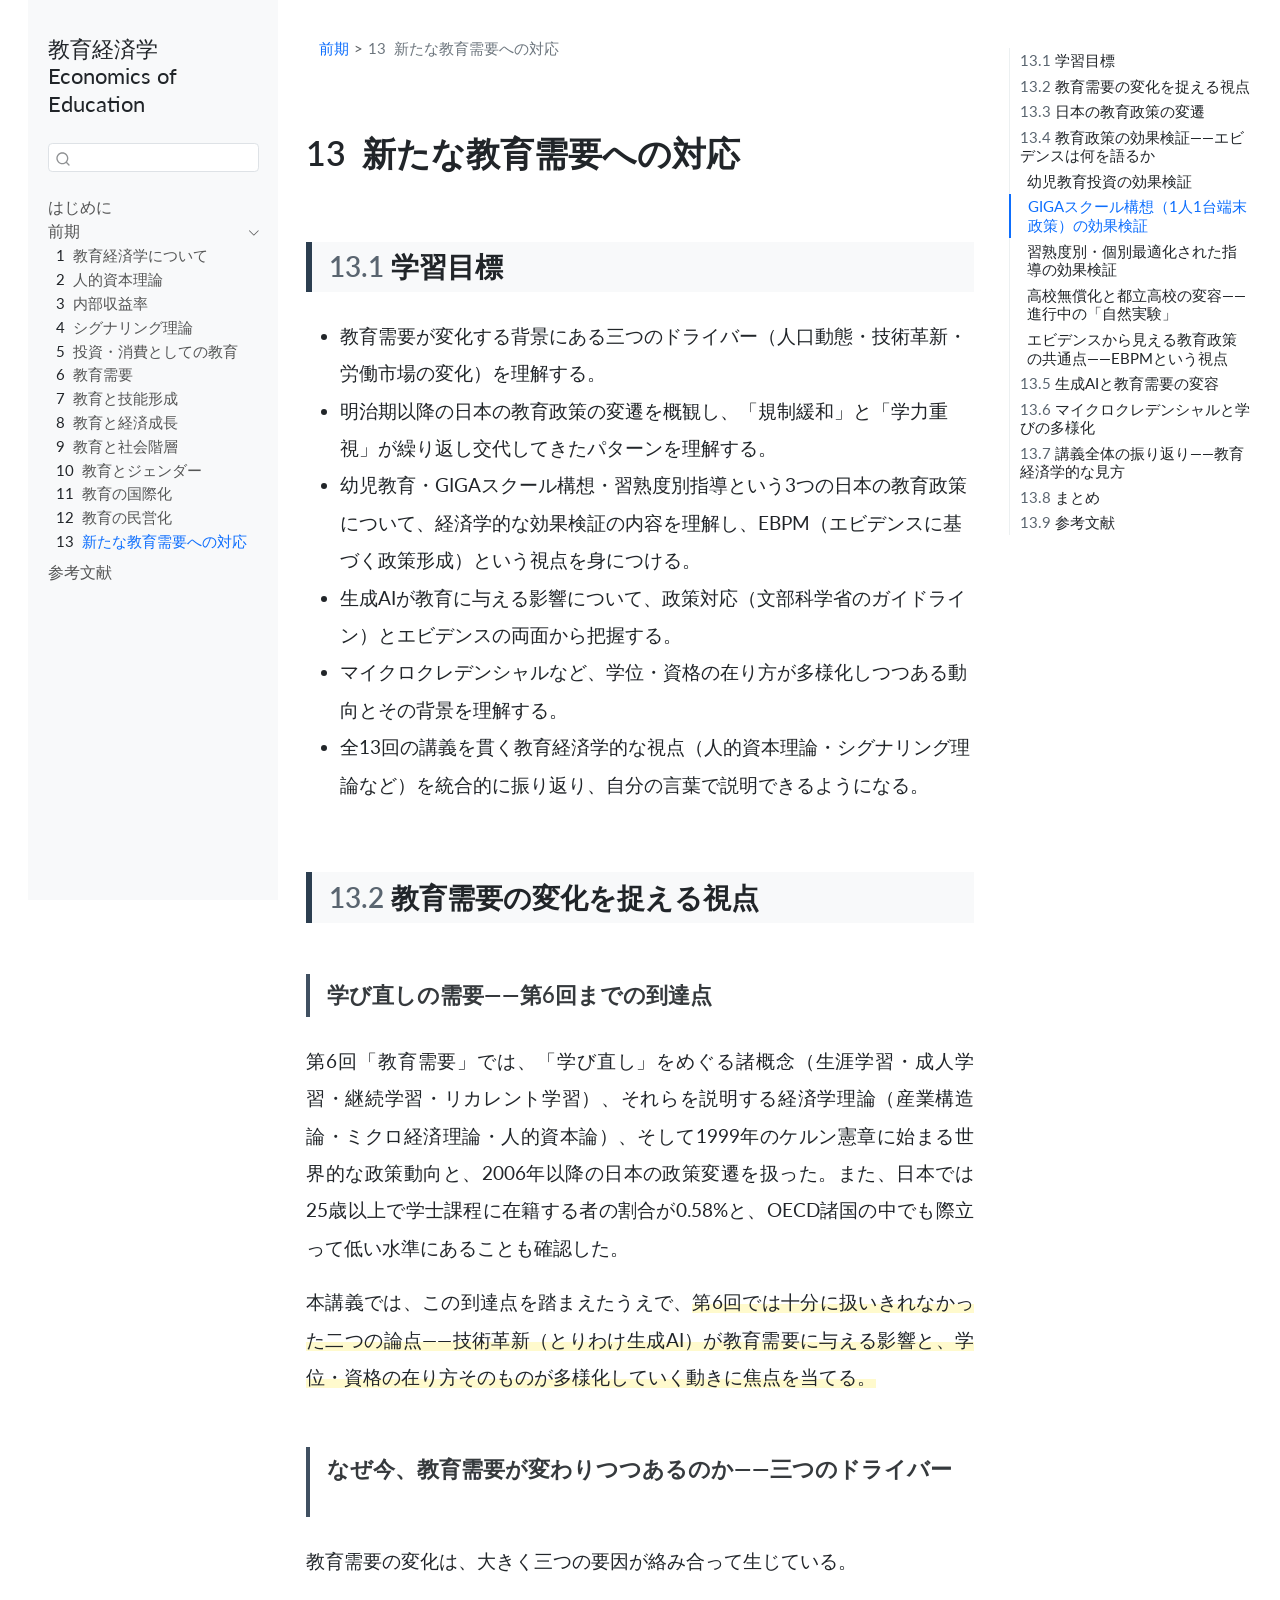
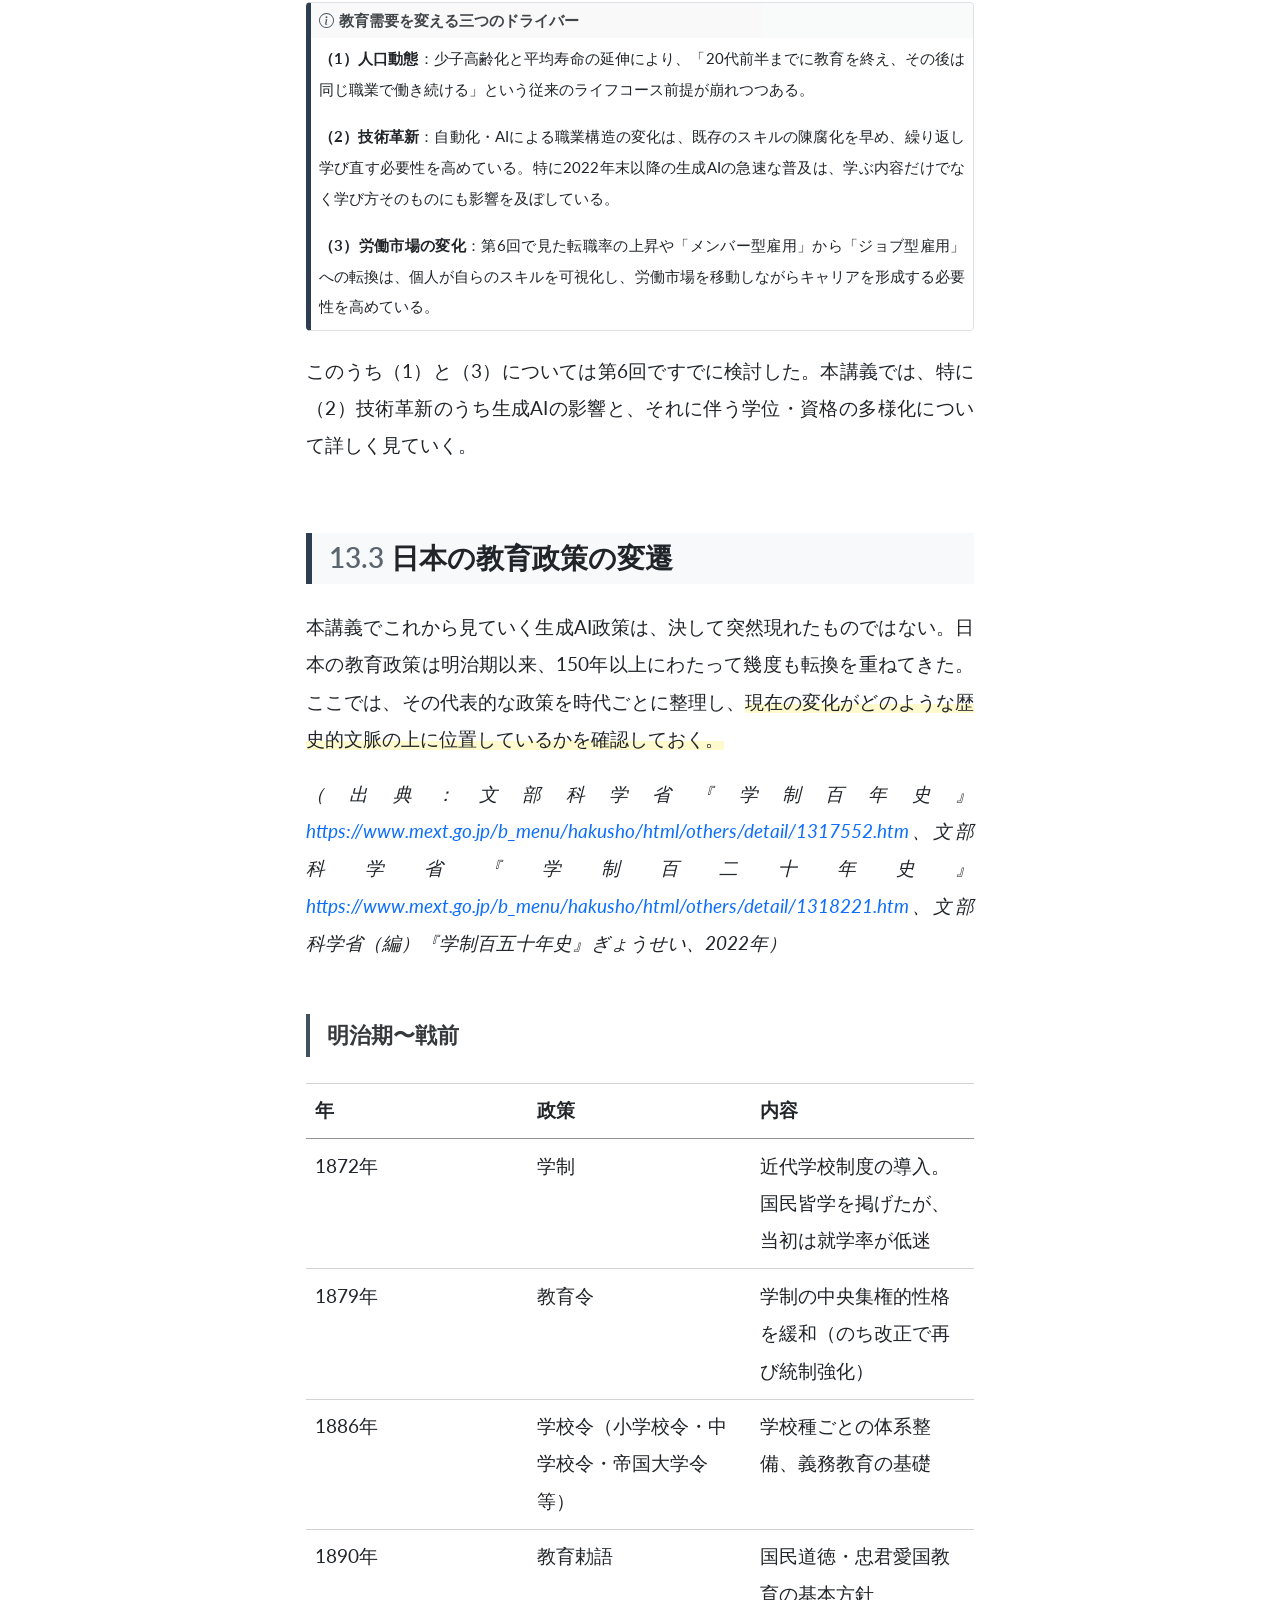
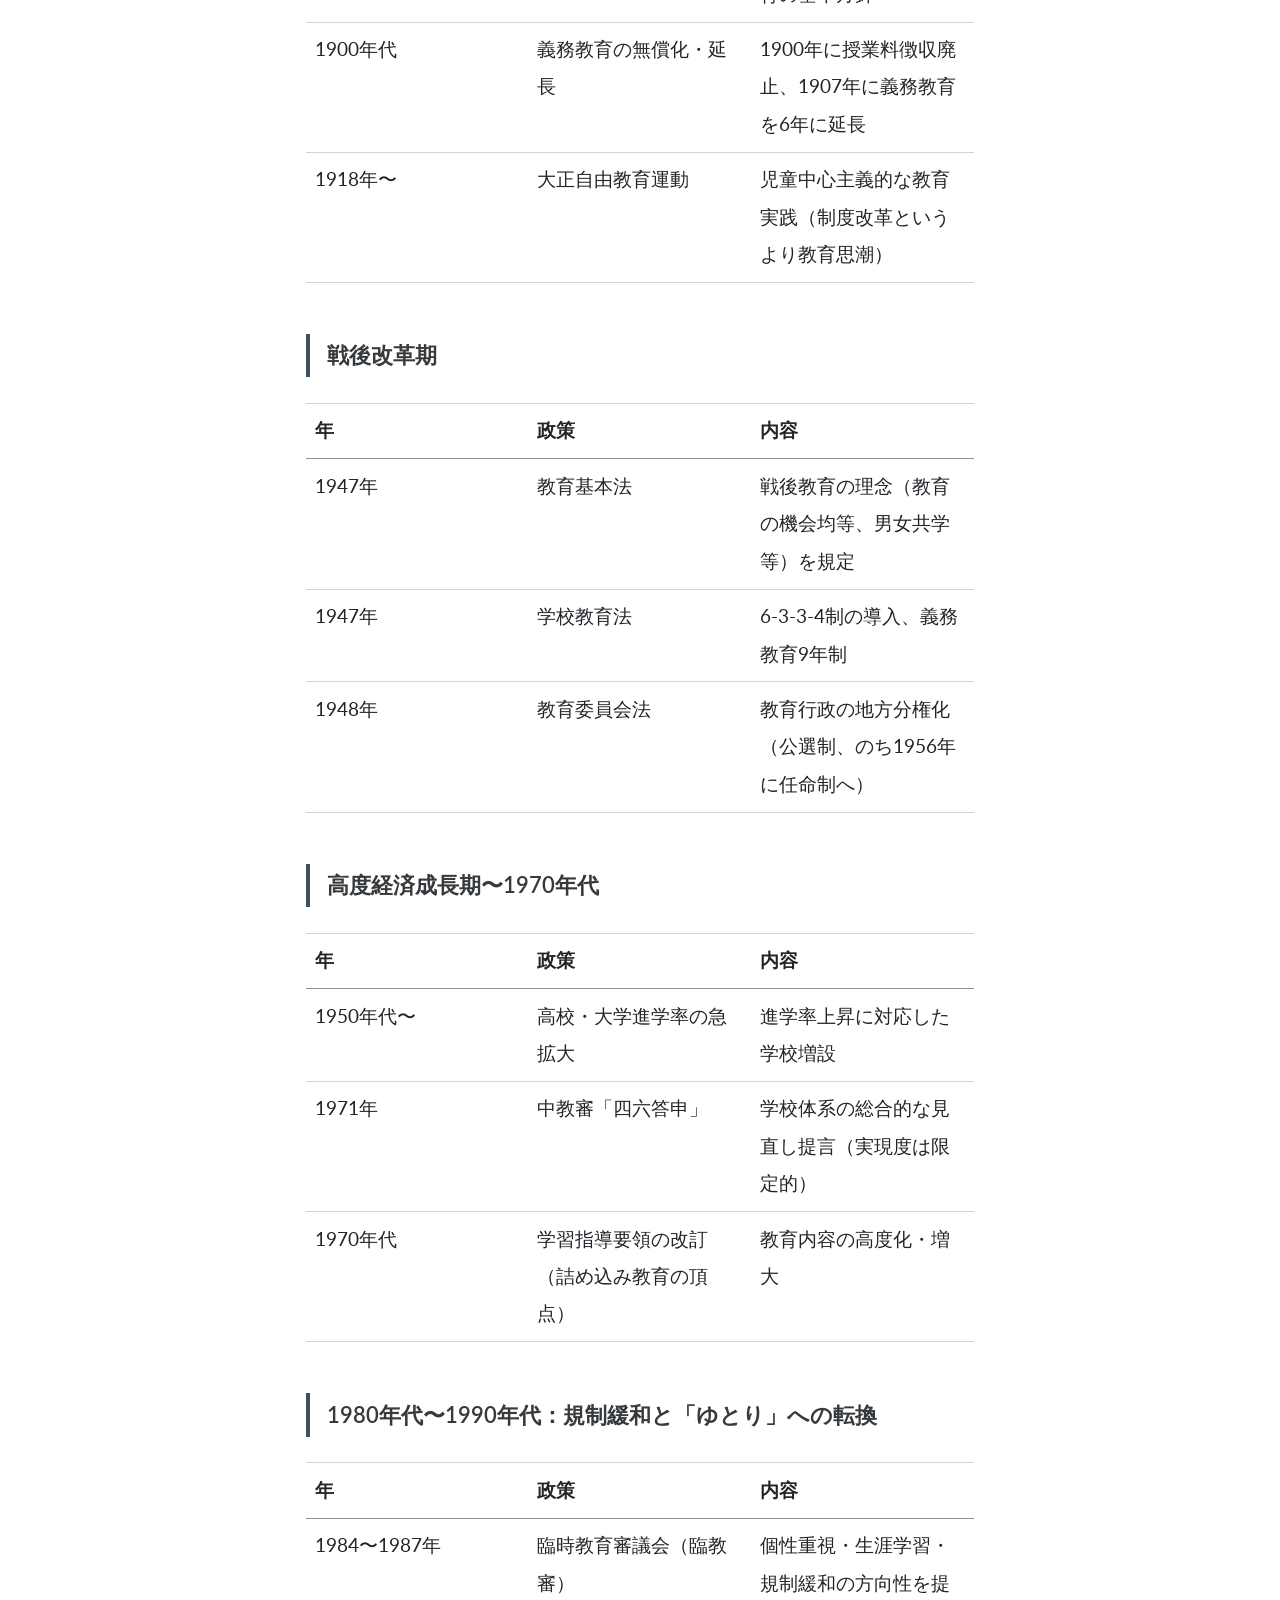
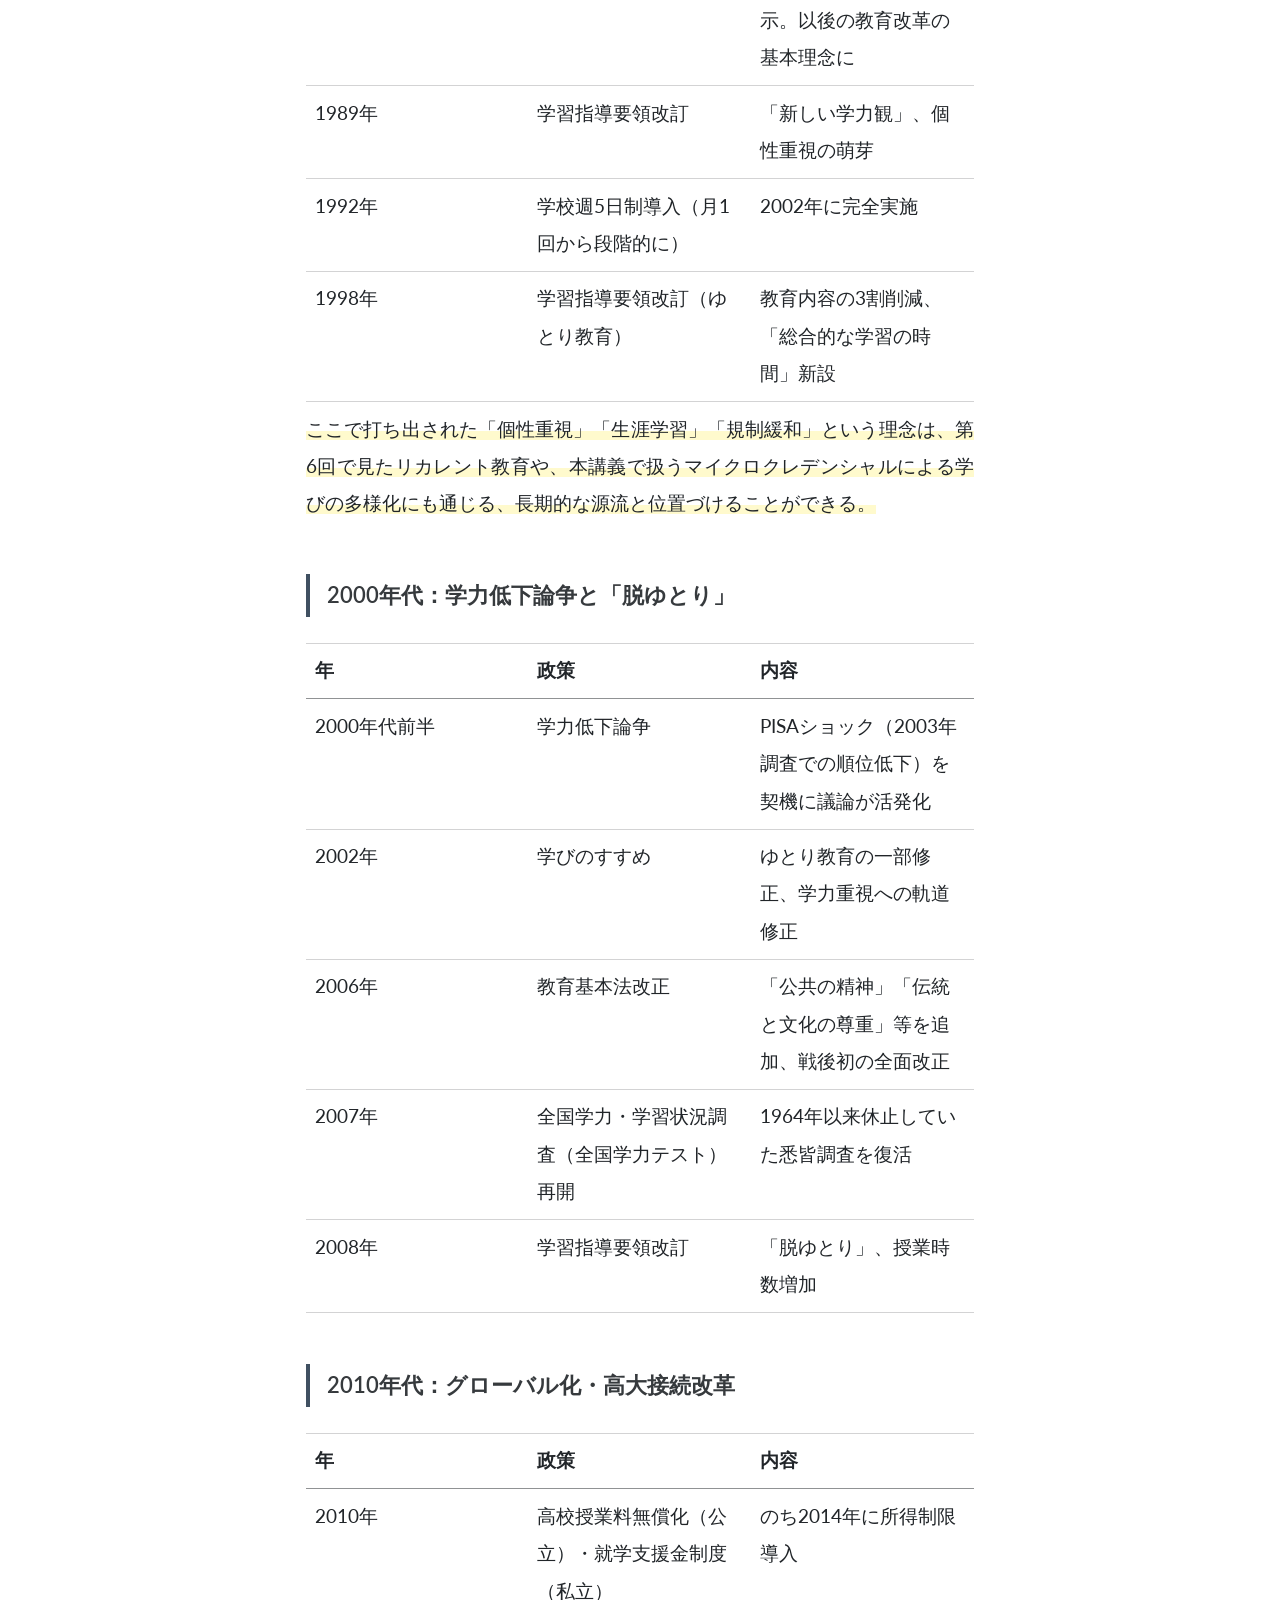
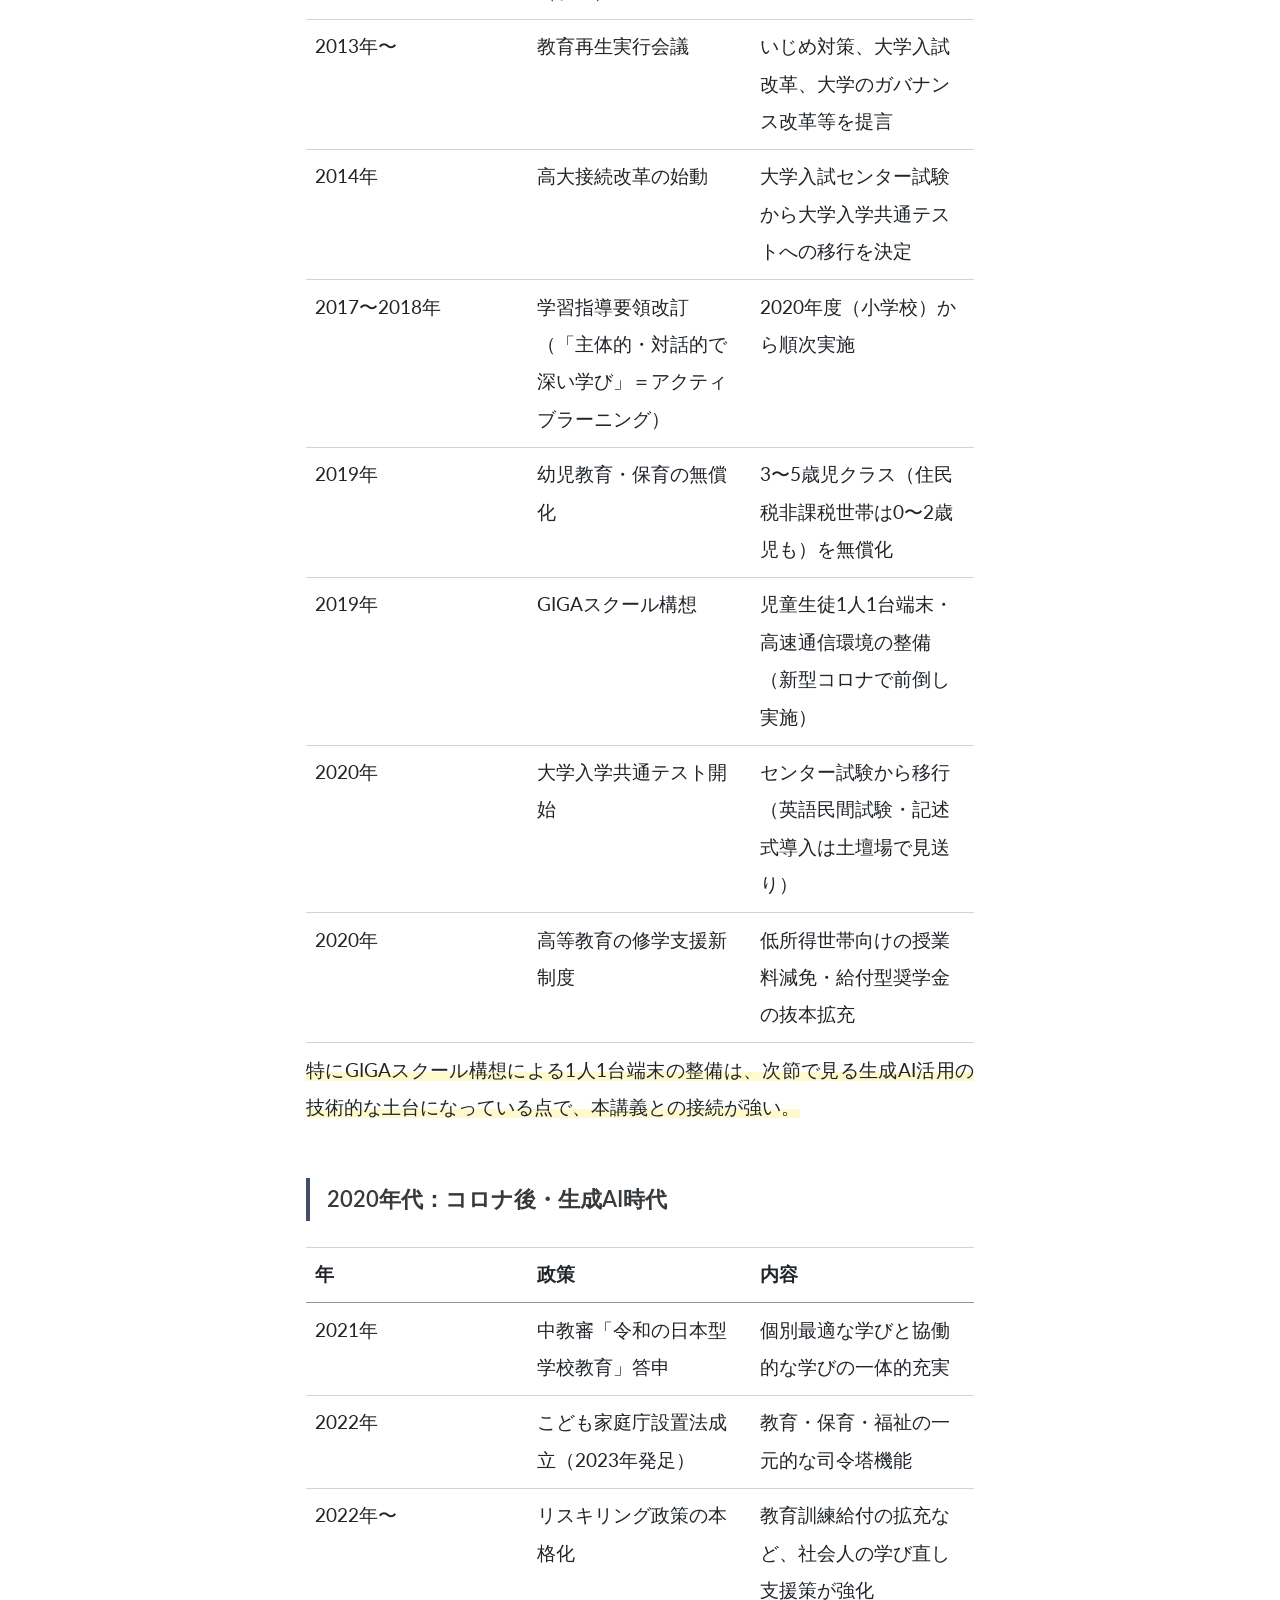
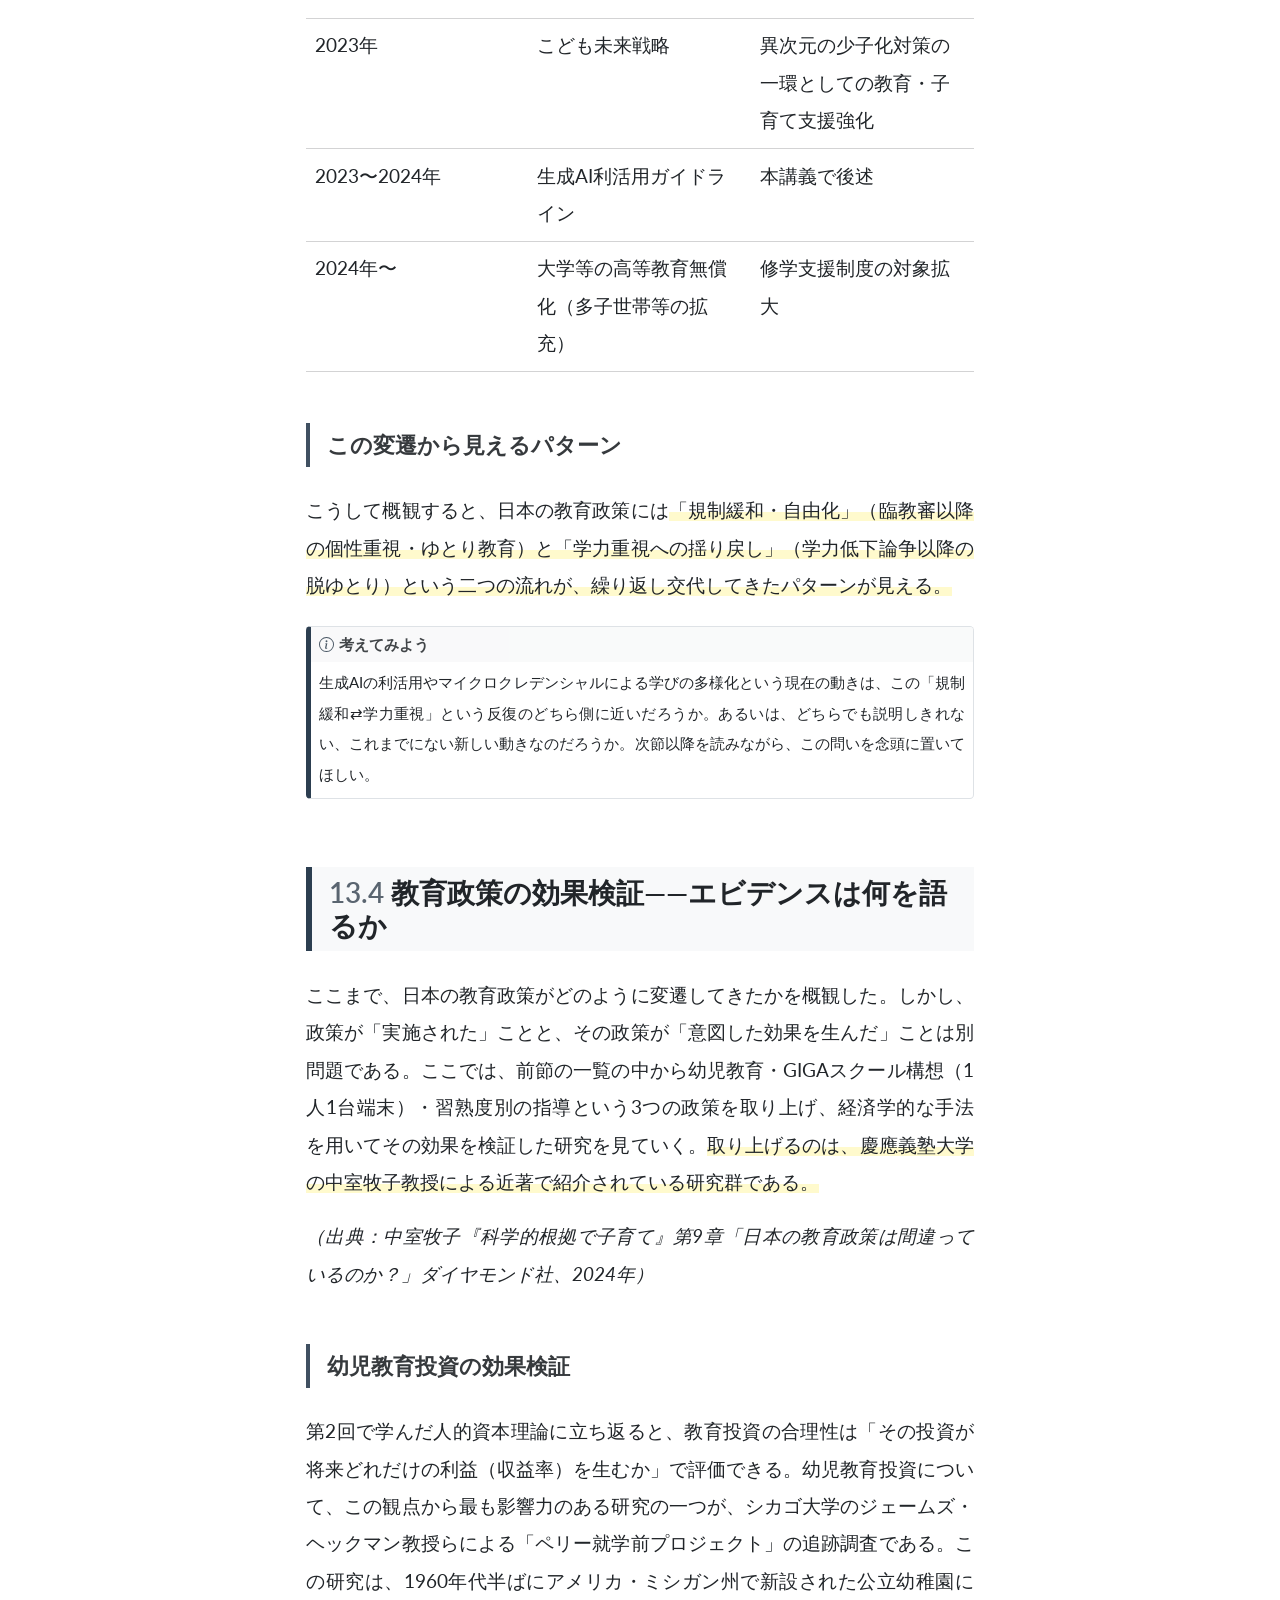
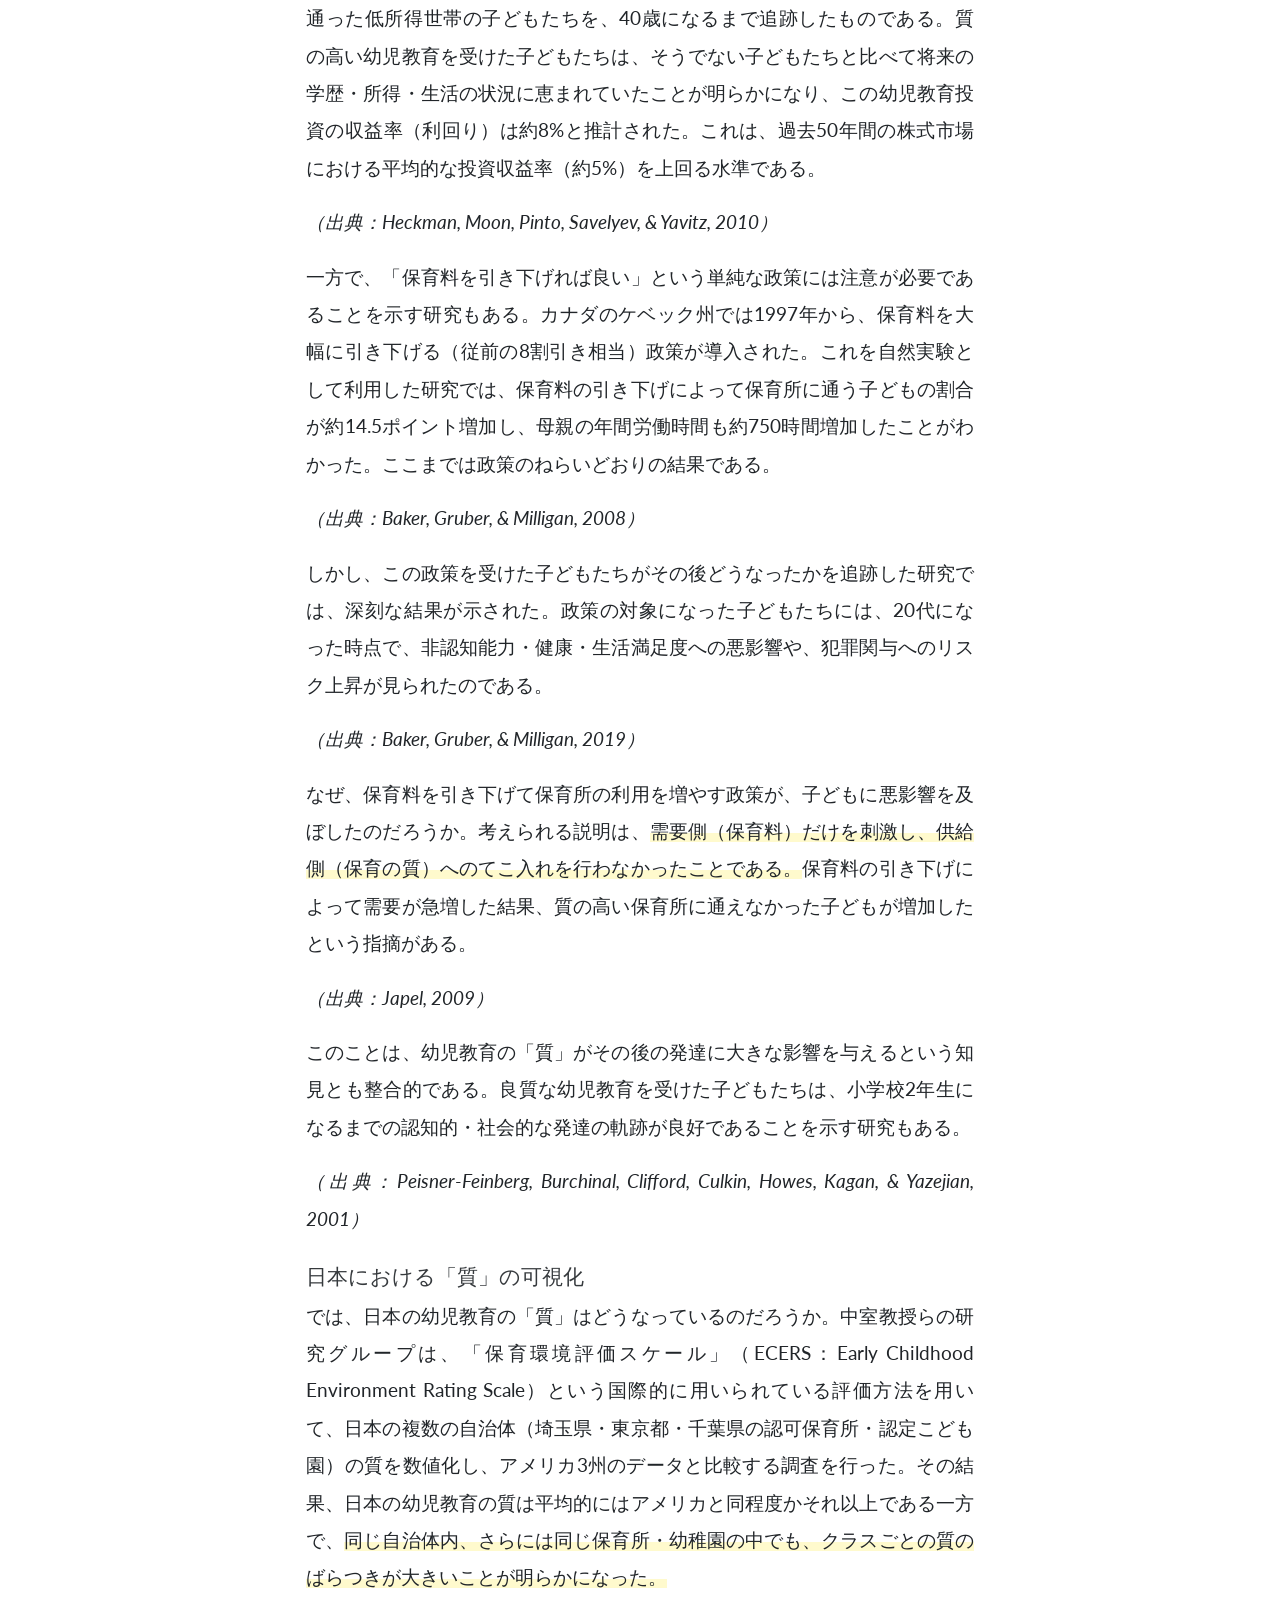
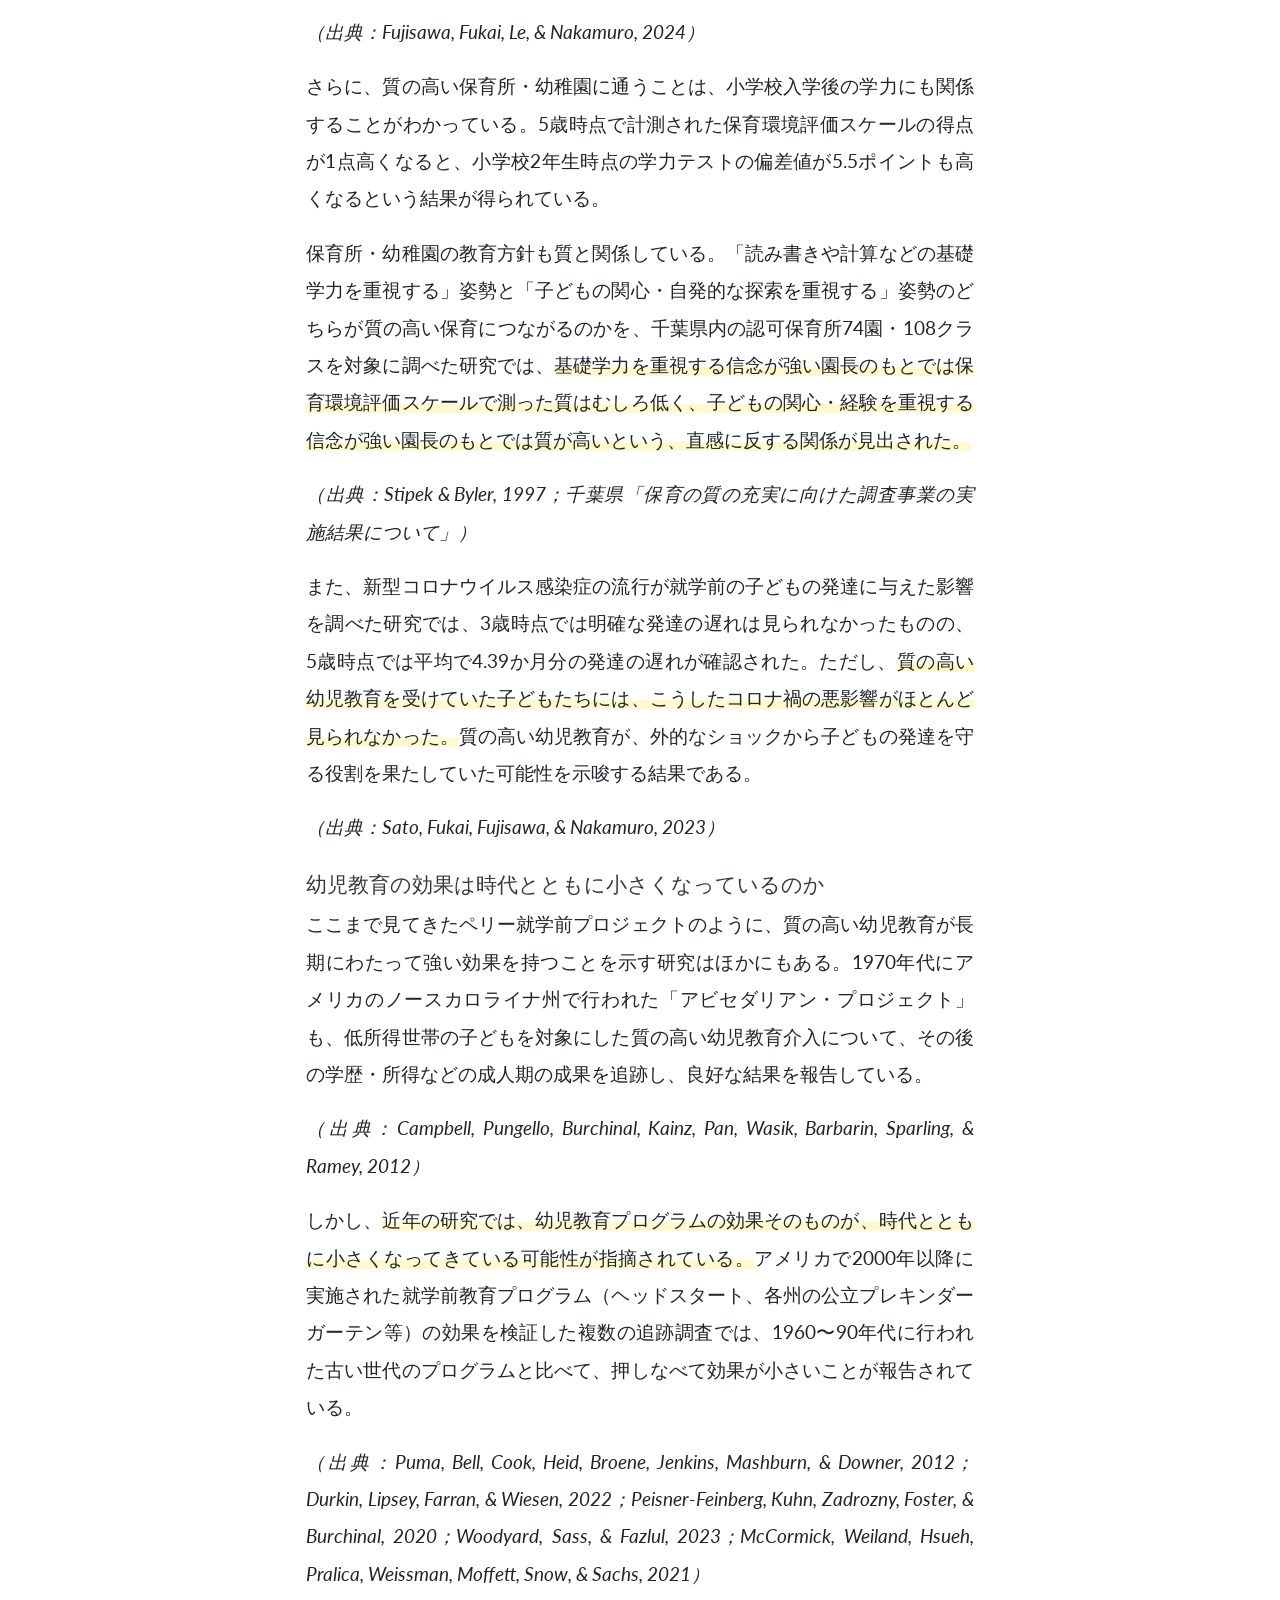
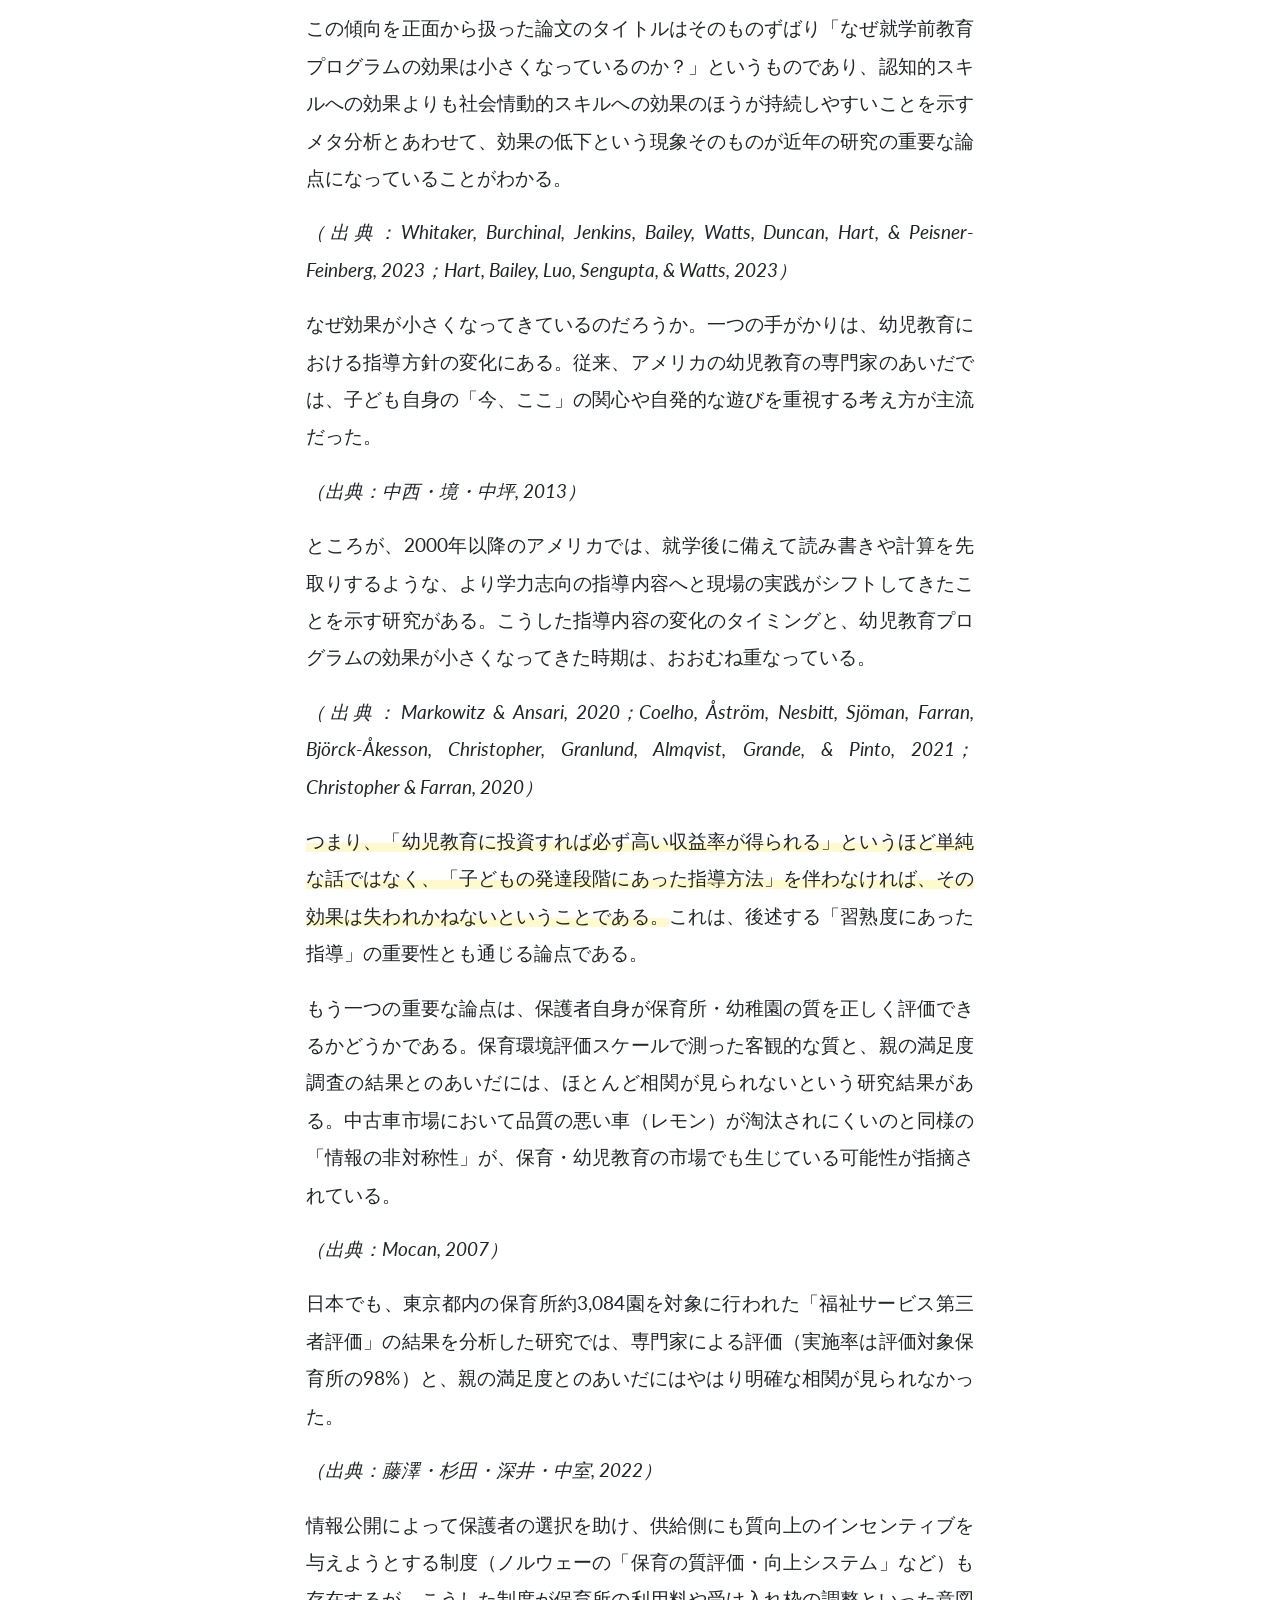
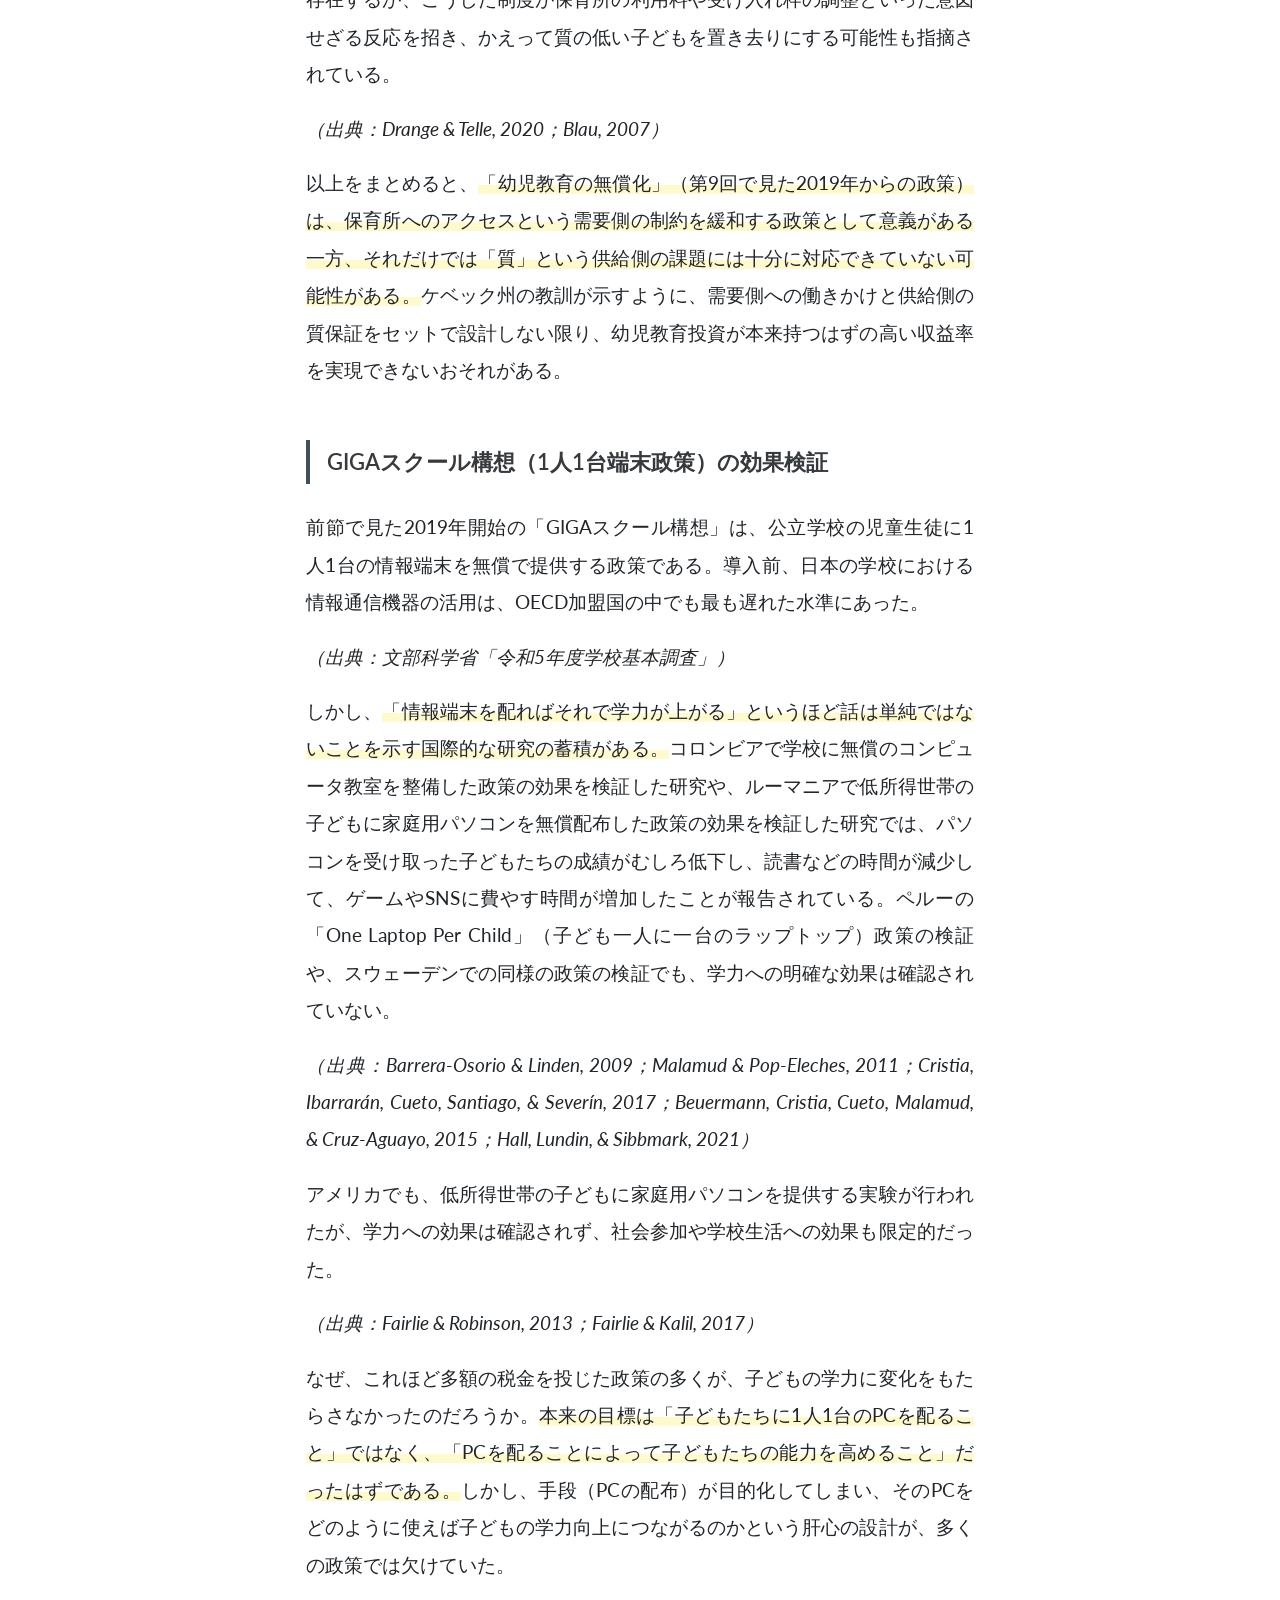
<file: lecA13.html>
<!DOCTYPE html>
<html xmlns="http://www.w3.org/1999/xhtml" lang="en" xml:lang="en"><head>

<meta charset="utf-8">
<meta name="generator" content="quarto-1.8.27">

<meta name="viewport" content="width=device-width, initial-scale=1.0, user-scalable=yes">

<meta name="description" content="2026年度　前期 時間： 月曜日 2 時限（11:15-13:00） 教室： E 館 709 教室">

<title>13&nbsp; 新たな教育需要への対応 – 教育経済学　Economics of Education</title>
<style>
code{white-space: pre-wrap;}
span.smallcaps{font-variant: small-caps;}
div.columns{display: flex; gap: min(4vw, 1.5em);}
div.column{flex: auto; overflow-x: auto;}
div.hanging-indent{margin-left: 1.5em; text-indent: -1.5em;}
ul.task-list{list-style: none;}
ul.task-list li input[type="checkbox"] {
  width: 0.8em;
  margin: 0 0.8em 0.2em -1em; /* quarto-specific, see https://github.com/quarto-dev/quarto-cli/issues/4556 */ 
  vertical-align: middle;
}
</style>


<script src="site_libs/quarto-nav/quarto-nav.js"></script>
<script src="site_libs/quarto-nav/headroom.min.js"></script>
<script src="site_libs/clipboard/clipboard.min.js"></script>
<script src="site_libs/quarto-search/autocomplete.umd.js"></script>
<script src="site_libs/quarto-search/fuse.min.js"></script>
<script src="site_libs/quarto-search/quarto-search.js"></script>
<meta name="quarto:offset" content="./">
<link href="./references.html" rel="next">
<link href="./lecA12.html" rel="prev">
<script src="site_libs/quarto-html/quarto.js" type="module"></script>
<script src="site_libs/quarto-html/tabsets/tabsets.js" type="module"></script>
<script src="site_libs/quarto-html/axe/axe-check.js" type="module"></script>
<script src="site_libs/quarto-html/popper.min.js"></script>
<script src="site_libs/quarto-html/tippy.umd.min.js"></script>
<script src="site_libs/quarto-html/anchor.min.js"></script>
<link href="site_libs/quarto-html/tippy.css" rel="stylesheet">
<link href="site_libs/quarto-html/quarto-syntax-highlighting-ed96de9b727972fe78a7b5d16c58bf87.css" rel="stylesheet" id="quarto-text-highlighting-styles">
<script src="site_libs/bootstrap/bootstrap.min.js"></script>
<link href="site_libs/bootstrap/bootstrap-icons.css" rel="stylesheet">
<link href="site_libs/bootstrap/bootstrap-131dd260d91686f5d9bec518fb44dbef.min.css" rel="stylesheet" append-hash="true" id="quarto-bootstrap" data-mode="light">
<script id="quarto-search-options" type="application/json">{
  "location": "sidebar",
  "copy-button": false,
  "collapse-after": 3,
  "panel-placement": "start",
  "type": "textbox",
  "limit": 50,
  "keyboard-shortcut": [
    "f",
    "/",
    "s"
  ],
  "show-item-context": false,
  "language": {
    "search-no-results-text": "No results",
    "search-matching-documents-text": "matching documents",
    "search-copy-link-title": "Copy link to search",
    "search-hide-matches-text": "Hide additional matches",
    "search-more-match-text": "more match in this document",
    "search-more-matches-text": "more matches in this document",
    "search-clear-button-title": "Clear",
    "search-text-placeholder": "",
    "search-detached-cancel-button-title": "Cancel",
    "search-submit-button-title": "Submit",
    "search-label": "Search"
  }
}</script>
<meta name="robots" content="noindex, nofollow">


</head>

<body class="nav-sidebar floating quarto-light">

<div id="quarto-search-results"></div>
  <header id="quarto-header" class="headroom fixed-top">
  <nav class="quarto-secondary-nav">
    <div class="container-fluid d-flex">
      <button type="button" class="quarto-btn-toggle btn" data-bs-toggle="collapse" role="button" data-bs-target=".quarto-sidebar-collapse-item" aria-controls="quarto-sidebar" aria-expanded="false" aria-label="Toggle sidebar navigation" onclick="if (window.quartoToggleHeadroom) { window.quartoToggleHeadroom(); }">
        <i class="bi bi-layout-text-sidebar-reverse"></i>
      </button>
        <nav class="quarto-page-breadcrumbs" aria-label="breadcrumb"><ol class="breadcrumb"><li class="breadcrumb-item"><a href="./lecA01.html">前期</a></li><li class="breadcrumb-item"><a href="./lecA13.html"><span class="chapter-number">13</span>&nbsp; <span class="chapter-title">新たな教育需要への対応</span></a></li></ol></nav>
        <a class="flex-grow-1" role="navigation" data-bs-toggle="collapse" data-bs-target=".quarto-sidebar-collapse-item" aria-controls="quarto-sidebar" aria-expanded="false" aria-label="Toggle sidebar navigation" onclick="if (window.quartoToggleHeadroom) { window.quartoToggleHeadroom(); }">      
        </a>
      <button type="button" class="btn quarto-search-button" aria-label="Search" onclick="window.quartoOpenSearch();">
        <i class="bi bi-search"></i>
      </button>
    </div>
  </nav>
</header>
<!-- content -->
<div id="quarto-content" class="quarto-container page-columns page-rows-contents page-layout-article">
<!-- sidebar -->
  <nav id="quarto-sidebar" class="sidebar collapse collapse-horizontal quarto-sidebar-collapse-item sidebar-navigation floating overflow-auto">
    <div class="pt-lg-2 mt-2 text-left sidebar-header">
    <div class="sidebar-title mb-0 py-0">
      <a href="./">教育経済学　Economics of Education</a> 
    </div>
      </div>
        <div class="mt-2 flex-shrink-0 align-items-center">
        <div class="sidebar-search">
        <div id="quarto-search" class="" title="Search"></div>
        </div>
        </div>
    <div class="sidebar-menu-container"> 
    <ul class="list-unstyled mt-1">
        <li class="sidebar-item">
  <div class="sidebar-item-container"> 
  <a href="./index.html" class="sidebar-item-text sidebar-link">
 <span class="menu-text">はじめに</span></a>
  </div>
</li>
        <li class="sidebar-item sidebar-item-section">
      <div class="sidebar-item-container"> 
            <a class="sidebar-item-text sidebar-link text-start" data-bs-toggle="collapse" data-bs-target="#quarto-sidebar-section-1" role="navigation" aria-expanded="true">
 <span class="menu-text">前期</span></a>
          <a class="sidebar-item-toggle text-start" data-bs-toggle="collapse" data-bs-target="#quarto-sidebar-section-1" role="navigation" aria-expanded="true" aria-label="Toggle section">
            <i class="bi bi-chevron-right ms-2"></i>
          </a> 
      </div>
      <ul id="quarto-sidebar-section-1" class="collapse list-unstyled sidebar-section depth1 show">  
          <li class="sidebar-item">
  <div class="sidebar-item-container"> 
  <a href="./lecA01.html" class="sidebar-item-text sidebar-link">
 <span class="menu-text"><span class="chapter-number">1</span>&nbsp; <span class="chapter-title">教育経済学について</span></span></a>
  </div>
</li>
          <li class="sidebar-item">
  <div class="sidebar-item-container"> 
  <a href="./lecA02.html" class="sidebar-item-text sidebar-link">
 <span class="menu-text"><span class="chapter-number">2</span>&nbsp; <span class="chapter-title">人的資本理論</span></span></a>
  </div>
</li>
          <li class="sidebar-item">
  <div class="sidebar-item-container"> 
  <a href="./lecA03.html" class="sidebar-item-text sidebar-link">
 <span class="menu-text"><span class="chapter-number">3</span>&nbsp; <span class="chapter-title">内部収益率</span></span></a>
  </div>
</li>
          <li class="sidebar-item">
  <div class="sidebar-item-container"> 
  <a href="./lecA04.html" class="sidebar-item-text sidebar-link">
 <span class="menu-text"><span class="chapter-number">4</span>&nbsp; <span class="chapter-title">シグナリング理論</span></span></a>
  </div>
</li>
          <li class="sidebar-item">
  <div class="sidebar-item-container"> 
  <a href="./lecA05.html" class="sidebar-item-text sidebar-link">
 <span class="menu-text"><span class="chapter-number">5</span>&nbsp; <span class="chapter-title">投資・消費としての教育</span></span></a>
  </div>
</li>
          <li class="sidebar-item">
  <div class="sidebar-item-container"> 
  <a href="./lecA06.html" class="sidebar-item-text sidebar-link">
 <span class="menu-text"><span class="chapter-number">6</span>&nbsp; <span class="chapter-title">教育需要</span></span></a>
  </div>
</li>
          <li class="sidebar-item">
  <div class="sidebar-item-container"> 
  <a href="./lecA07.html" class="sidebar-item-text sidebar-link">
 <span class="menu-text"><span class="chapter-number">7</span>&nbsp; <span class="chapter-title">教育と技能形成</span></span></a>
  </div>
</li>
          <li class="sidebar-item">
  <div class="sidebar-item-container"> 
  <a href="./lecA08.html" class="sidebar-item-text sidebar-link">
 <span class="menu-text"><span class="chapter-number">8</span>&nbsp; <span class="chapter-title">教育と経済成長</span></span></a>
  </div>
</li>
          <li class="sidebar-item">
  <div class="sidebar-item-container"> 
  <a href="./lecA09.html" class="sidebar-item-text sidebar-link">
 <span class="menu-text"><span class="chapter-number">9</span>&nbsp; <span class="chapter-title">教育と社会階層</span></span></a>
  </div>
</li>
          <li class="sidebar-item">
  <div class="sidebar-item-container"> 
  <a href="./lecA10.html" class="sidebar-item-text sidebar-link">
 <span class="menu-text"><span class="chapter-number">10</span>&nbsp; <span class="chapter-title">教育とジェンダー</span></span></a>
  </div>
</li>
          <li class="sidebar-item">
  <div class="sidebar-item-container"> 
  <a href="./lecA11.html" class="sidebar-item-text sidebar-link">
 <span class="menu-text"><span class="chapter-number">11</span>&nbsp; <span class="chapter-title">教育の国際化</span></span></a>
  </div>
</li>
          <li class="sidebar-item">
  <div class="sidebar-item-container"> 
  <a href="./lecA12.html" class="sidebar-item-text sidebar-link">
 <span class="menu-text"><span class="chapter-number">12</span>&nbsp; <span class="chapter-title">教育の民営化</span></span></a>
  </div>
</li>
          <li class="sidebar-item">
  <div class="sidebar-item-container"> 
  <a href="./lecA13.html" class="sidebar-item-text sidebar-link active">
 <span class="menu-text"><span class="chapter-number">13</span>&nbsp; <span class="chapter-title">新たな教育需要への対応</span></span></a>
  </div>
</li>
      </ul>
  </li>
        <li class="sidebar-item">
  <div class="sidebar-item-container"> 
  <a href="./references.html" class="sidebar-item-text sidebar-link">
 <span class="menu-text">参考文献</span></a>
  </div>
</li>
    </ul>
    </div>
</nav>
<div id="quarto-sidebar-glass" class="quarto-sidebar-collapse-item" data-bs-toggle="collapse" data-bs-target=".quarto-sidebar-collapse-item"></div>
<!-- margin-sidebar -->
    <div id="quarto-margin-sidebar" class="sidebar margin-sidebar">
        <nav id="TOC" role="doc-toc" class="toc-active">
    <h2 id="toc-title">Table of contents</h2>
   
  <ul>
  <li><a href="#学習目標" id="toc-学習目標" class="nav-link active" data-scroll-target="#学習目標"><span class="header-section-number">13.1</span> 学習目標</a></li>
  <li><a href="#教育需要の変化を捉える視点" id="toc-教育需要の変化を捉える視点" class="nav-link" data-scroll-target="#教育需要の変化を捉える視点"><span class="header-section-number">13.2</span> 教育需要の変化を捉える視点</a>
  <ul class="collapse">
  <li><a href="#学び直しの需要第6回までの到達点" id="toc-学び直しの需要第6回までの到達点" class="nav-link" data-scroll-target="#学び直しの需要第6回までの到達点">学び直しの需要——第6回までの到達点</a></li>
  <li><a href="#なぜ今教育需要が変わりつつあるのか三つのドライバー" id="toc-なぜ今教育需要が変わりつつあるのか三つのドライバー" class="nav-link" data-scroll-target="#なぜ今教育需要が変わりつつあるのか三つのドライバー">なぜ今、教育需要が変わりつつあるのか——三つのドライバー</a></li>
  </ul></li>
  <li><a href="#日本の教育政策の変遷" id="toc-日本の教育政策の変遷" class="nav-link" data-scroll-target="#日本の教育政策の変遷"><span class="header-section-number">13.3</span> 日本の教育政策の変遷</a>
  <ul class="collapse">
  <li><a href="#明治期戦前" id="toc-明治期戦前" class="nav-link" data-scroll-target="#明治期戦前">明治期〜戦前</a></li>
  <li><a href="#戦後改革期" id="toc-戦後改革期" class="nav-link" data-scroll-target="#戦後改革期">戦後改革期</a></li>
  <li><a href="#高度経済成長期1970年代" id="toc-高度経済成長期1970年代" class="nav-link" data-scroll-target="#高度経済成長期1970年代">高度経済成長期〜1970年代</a></li>
  <li><a href="#年代1990年代規制緩和とゆとりへの転換" id="toc-年代1990年代規制緩和とゆとりへの転換" class="nav-link" data-scroll-target="#年代1990年代規制緩和とゆとりへの転換">1980年代〜1990年代：規制緩和と「ゆとり」への転換</a></li>
  <li><a href="#年代学力低下論争と脱ゆとり" id="toc-年代学力低下論争と脱ゆとり" class="nav-link" data-scroll-target="#年代学力低下論争と脱ゆとり">2000年代：学力低下論争と「脱ゆとり」</a></li>
  <li><a href="#年代グローバル化高大接続改革" id="toc-年代グローバル化高大接続改革" class="nav-link" data-scroll-target="#年代グローバル化高大接続改革">2010年代：グローバル化・高大接続改革</a></li>
  <li><a href="#年代コロナ後生成ai時代" id="toc-年代コロナ後生成ai時代" class="nav-link" data-scroll-target="#年代コロナ後生成ai時代">2020年代：コロナ後・生成AI時代</a></li>
  <li><a href="#この変遷から見えるパターン" id="toc-この変遷から見えるパターン" class="nav-link" data-scroll-target="#この変遷から見えるパターン">この変遷から見えるパターン</a></li>
  </ul></li>
  <li><a href="#教育政策の効果検証エビデンスは何を語るか" id="toc-教育政策の効果検証エビデンスは何を語るか" class="nav-link" data-scroll-target="#教育政策の効果検証エビデンスは何を語るか"><span class="header-section-number">13.4</span> 教育政策の効果検証——エビデンスは何を語るか</a>
  <ul class="collapse">
  <li><a href="#幼児教育投資の効果検証" id="toc-幼児教育投資の効果検証" class="nav-link" data-scroll-target="#幼児教育投資の効果検証">幼児教育投資の効果検証</a></li>
  <li><a href="#gigaスクール構想1人1台端末政策の効果検証" id="toc-gigaスクール構想1人1台端末政策の効果検証" class="nav-link" data-scroll-target="#gigaスクール構想1人1台端末政策の効果検証">GIGAスクール構想（1人1台端末政策）の効果検証</a></li>
  <li><a href="#習熟度別個別最適化された指導の効果検証" id="toc-習熟度別個別最適化された指導の効果検証" class="nav-link" data-scroll-target="#習熟度別個別最適化された指導の効果検証">習熟度別・個別最適化された指導の効果検証</a></li>
  <li><a href="#高校無償化と都立高校の変容進行中の自然実験" id="toc-高校無償化と都立高校の変容進行中の自然実験" class="nav-link" data-scroll-target="#高校無償化と都立高校の変容進行中の自然実験">高校無償化と都立高校の変容——進行中の「自然実験」</a></li>
  <li><a href="#エビデンスから見える教育政策の共通点ebpmという視点" id="toc-エビデンスから見える教育政策の共通点ebpmという視点" class="nav-link" data-scroll-target="#エビデンスから見える教育政策の共通点ebpmという視点">エビデンスから見える教育政策の共通点——EBPMという視点</a></li>
  </ul></li>
  <li><a href="#生成aiと教育需要の変容" id="toc-生成aiと教育需要の変容" class="nav-link" data-scroll-target="#生成aiと教育需要の変容"><span class="header-section-number">13.5</span> 生成AIと教育需要の変容</a>
  <ul class="collapse">
  <li><a href="#文部科学省の政策対応ガイドラインの変遷" id="toc-文部科学省の政策対応ガイドラインの変遷" class="nav-link" data-scroll-target="#文部科学省の政策対応ガイドラインの変遷">文部科学省の政策対応——ガイドラインの変遷</a></li>
  <li><a href="#教育効果に関するエビデンス" id="toc-教育効果に関するエビデンス" class="nav-link" data-scroll-target="#教育効果に関するエビデンス">教育効果に関するエビデンス</a></li>
  <li><a href="#大学現場における利用実態" id="toc-大学現場における利用実態" class="nav-link" data-scroll-target="#大学現場における利用実態">大学現場における利用実態</a></li>
  </ul></li>
  <li><a href="#マイクロクレデンシャルと学びの多様化" id="toc-マイクロクレデンシャルと学びの多様化" class="nav-link" data-scroll-target="#マイクロクレデンシャルと学びの多様化"><span class="header-section-number">13.6</span> マイクロクレデンシャルと学びの多様化</a>
  <ul class="collapse">
  <li><a href="#学位の脱構築マクロクレデンシャルからマイクロクレデンシャルへ" id="toc-学位の脱構築マクロクレデンシャルからマイクロクレデンシャルへ" class="nav-link" data-scroll-target="#学位の脱構築マクロクレデンシャルからマイクロクレデンシャルへ">「学位」の脱構築——マクロ・クレデンシャルからマイクロ・クレデンシャルへ</a></li>
  <li><a href="#日本における制度整備の経緯" id="toc-日本における制度整備の経緯" class="nav-link" data-scroll-target="#日本における制度整備の経緯">日本における制度整備の経緯</a></li>
  <li><a href="#既存の学び直し支援制度との接続" id="toc-既存の学び直し支援制度との接続" class="nav-link" data-scroll-target="#既存の学び直し支援制度との接続">既存の学び直し支援制度との接続</a></li>
  <li><a href="#国際的な動向" id="toc-国際的な動向" class="nav-link" data-scroll-target="#国際的な動向">国際的な動向</a></li>
  </ul></li>
  <li><a href="#講義全体の振り返り教育経済学的な見方" id="toc-講義全体の振り返り教育経済学的な見方" class="nav-link" data-scroll-target="#講義全体の振り返り教育経済学的な見方"><span class="header-section-number">13.7</span> 講義全体の振り返り——教育経済学的な見方</a>
  <ul class="collapse">
  <li><a href="#回の講義を貫く理論的枠組み" id="toc-回の講義を貫く理論的枠組み" class="nav-link" data-scroll-target="#回の講義を貫く理論的枠組み">12回の講義を貫く理論的枠組み</a></li>
  <li><a href="#新たな教育需要という論点への接続" id="toc-新たな教育需要という論点への接続" class="nav-link" data-scroll-target="#新たな教育需要という論点への接続">新たな教育需要という論点への接続</a></li>
  </ul></li>
  <li><a href="#まとめ" id="toc-まとめ" class="nav-link" data-scroll-target="#まとめ"><span class="header-section-number">13.8</span> まとめ</a></li>
  <li><a href="#参考文献" id="toc-参考文献" class="nav-link" data-scroll-target="#参考文献"><span class="header-section-number">13.9</span> 参考文献</a></li>
  </ul>
</nav>
    </div>
<!-- main -->
<main class="content" id="quarto-document-content">

<header id="title-block-header" class="quarto-title-block default"><nav class="quarto-page-breadcrumbs quarto-title-breadcrumbs d-none d-lg-block" aria-label="breadcrumb"><ol class="breadcrumb"><li class="breadcrumb-item"><a href="./lecA01.html">前期</a></li><li class="breadcrumb-item"><a href="./lecA13.html"><span class="chapter-number">13</span>&nbsp; <span class="chapter-title">新たな教育需要への対応</span></a></li></ol></nav>
<div class="quarto-title">
<h1 class="title"><span class="chapter-number">13</span>&nbsp; <span class="chapter-title">新たな教育需要への対応</span></h1>
</div>



<div class="quarto-title-meta">

    
  
    
  </div>
  


</header>


<!--
## 教育需要の変化を捉える視点 {.unnumbered}
### 学び直しの需要——第6回までの到達点 {.unnumbered}
### なぜ今、教育需要が変わりつつあるのか——三つのドライバー {.unnumbered}

## 日本の教育政策の変遷
### 明治期〜戦前 {.unnumbered}
### 戦後改革期 {.unnumbered}
### 高度経済成長期〜1970年代 {.unnumbered}
### 1980年代〜1990年代：規制緩和と「ゆとり」への転換 {.unnumbered}
### 2000年代：学力低下論争と「脱ゆとり」 {.unnumbered}
### 2010年代：グローバル化・高大接続改革 {.unnumbered}
### 2020年代：コロナ後・生成AI時代 {.unnumbered}
### この変遷から見えるパターン {.unnumbered}

## 教育政策の効果検証——エビデンスは何を語るか
### 幼児教育投資の効果検証 {.unnumbered}
### GIGAスクール構想（1人1台端末政策）の効果検証 {.unnumbered}
### 習熟度別・個別最適化された指導の効果検証 {.unnumbered}
### 高校無償化と都立高校の変容——進行中の「自然実験」 {.unnumbered}
### エビデンスから見える教育政策の共通点——EBPMという視点 {.unnumbered}

## 生成AIと教育需要の変容
### 生成AIとは何か、教育の文脈での位置づけ {.unnumbered}
### 文部科学省の政策対応——ガイドラインの変遷 {.unnumbered}
### 教育効果に関するエビデンス {.unnumbered}
### 大学現場における利用実態 {.unnumbered}

## マイクロクレデンシャルと学びの多様化
### 「学位」の脱構築——マクロ・クレデンシャルからマイクロ・クレデンシャルへ {.unnumbered}
### 日本における制度整備の経緯 {.unnumbered}
### 既存の学び直し支援制度との接続 {.unnumbered}
### 国際的な動向 {.unnumbered}

## 講義全体の振り返り——教育経済学的な見方
### 12回の講義を貫く理論的枠組み {.unnumbered}
### 新たな教育需要という論点への接続 {.unnumbered}
-->
<section id="学習目標" class="level2" data-number="13.1">
<h2 data-number="13.1" class="anchored" data-anchor-id="学習目標"><span class="header-section-number">13.1</span> 学習目標</h2>
<ul>
<li>教育需要が変化する背景にある三つのドライバー（人口動態・技術革新・労働市場の変化）を理解する。</li>
<li>明治期以降の日本の教育政策の変遷を概観し、「規制緩和」と「学力重視」が繰り返し交代してきたパターンを理解する。</li>
<li>幼児教育・GIGAスクール構想・習熟度別指導という3つの日本の教育政策について、経済学的な効果検証の内容を理解し、EBPM（エビデンスに基づく政策形成）という視点を身につける。</li>
<li>生成AIが教育に与える影響について、政策対応（文部科学省のガイドライン）とエビデンスの両面から把握する。</li>
<li>マイクロクレデンシャルなど、学位・資格の在り方が多様化しつつある動向とその背景を理解する。</li>
<li>全13回の講義を貫く教育経済学的な視点（人的資本理論・シグナリング理論など）を統合的に振り返り、自分の言葉で説明できるようになる。</li>
</ul>
<div style="margin-top: 3.0em;">

</div>
</section>
<section id="教育需要の変化を捉える視点" class="level2" data-number="13.2">
<h2 data-number="13.2" class="anchored" data-anchor-id="教育需要の変化を捉える視点"><span class="header-section-number">13.2</span> 教育需要の変化を捉える視点</h2>
<section id="学び直しの需要第6回までの到達点" class="level3 unnumbered">
<h3 class="unnumbered anchored" data-anchor-id="学び直しの需要第6回までの到達点">学び直しの需要——第6回までの到達点</h3>
<p>第6回「教育需要」では、「学び直し」をめぐる諸概念（生涯学習・成人学習・継続学習・リカレント学習）、それらを説明する経済学理論（産業構造論・ミクロ経済理論・人的資本論）、そして1999年のケルン憲章に始まる世界的な政策動向と、2006年以降の日本の政策変遷を扱った。また、日本では25歳以上で学士課程に在籍する者の割合が0.58%と、OECD諸国の中でも際立って低い水準にあることも確認した。</p>
<p>本講義では、この到達点を踏まえたうえで、<span class="marker">第6回では十分に扱いきれなかった二つの論点——技術革新（とりわけ生成AI）が教育需要に与える影響と、学位・資格の在り方そのものが多様化していく動きに焦点を当てる。</span></p>
<div style="margin-top: 2.0em;">

</div>
</section>
<section id="なぜ今教育需要が変わりつつあるのか三つのドライバー" class="level3 unnumbered">
<h3 class="unnumbered anchored" data-anchor-id="なぜ今教育需要が変わりつつあるのか三つのドライバー">なぜ今、教育需要が変わりつつあるのか——三つのドライバー</h3>
<p>教育需要の変化は、大きく三つの要因が絡み合って生じている。</p>
<div class="my-note callout callout-style-default callout-note callout-titled">
<div class="callout-header d-flex align-content-center">
<div class="callout-icon-container">
<i class="callout-icon"></i>
</div>
<div class="callout-title-container flex-fill">
<span class="screen-reader-only">Note</span>教育需要を変える三つのドライバー
</div>
</div>
<div class="callout-body-container callout-body">
<p><strong>（1）人口動態</strong>：少子高齢化と平均寿命の延伸により、「20代前半までに教育を終え、その後は同じ職業で働き続ける」という従来のライフコース前提が崩れつつある。</p>
<p><strong>（2）技術革新</strong>：自動化・AIによる職業構造の変化は、既存のスキルの陳腐化を早め、繰り返し学び直す必要性を高めている。特に2022年末以降の生成AIの急速な普及は、学ぶ内容だけでなく学び方そのものにも影響を及ぼしている。</p>
<p><strong>（3）労働市場の変化</strong>：第6回で見た転職率の上昇や「メンバー型雇用」から「ジョブ型雇用」への転換は、個人が自らのスキルを可視化し、労働市場を移動しながらキャリアを形成する必要性を高めている。</p>
</div>
</div>
<p>このうち（1）と（3）については第6回ですでに検討した。本講義では、特に（2）技術革新のうち生成AIの影響と、それに伴う学位・資格の多様化について詳しく見ていく。</p>
<div style="margin-top: 2.0em;">

</div>
</section>
</section>
<section id="日本の教育政策の変遷" class="level2" data-number="13.3">
<h2 data-number="13.3" class="anchored" data-anchor-id="日本の教育政策の変遷"><span class="header-section-number">13.3</span> 日本の教育政策の変遷</h2>
<p>本講義でこれから見ていく生成AI政策は、決して突然現れたものではない。日本の教育政策は明治期以来、150年以上にわたって幾度も転換を重ねてきた。ここでは、その代表的な政策を時代ごとに整理し、<span class="marker">現在の変化がどのような歴史的文脈の上に位置しているかを確認しておく。</span></p>
<p><em>（出典：文部科学省『学制百年史』<a href="https://www.mext.go.jp/b_menu/hakusho/html/others/detail/1317552.htm">https://www.mext.go.jp/b_menu/hakusho/html/others/detail/1317552.htm</a>、文部科学省『学制百二十年史』<a href="https://www.mext.go.jp/b_menu/hakusho/html/others/detail/1318221.htm">https://www.mext.go.jp/b_menu/hakusho/html/others/detail/1318221.htm</a>、文部科学省（編）『学制百五十年史』ぎょうせい、2022年）</em></p>
<section id="明治期戦前" class="level3 unnumbered">
<h3 class="unnumbered anchored" data-anchor-id="明治期戦前">明治期〜戦前</h3>
<table class="table-hover caption-top table">
<colgroup>
<col style="width: 33%">
<col style="width: 33%">
<col style="width: 33%">
</colgroup>
<thead>
<tr class="header">
<th style="text-align: left;">年</th>
<th style="text-align: left;">政策</th>
<th style="text-align: left;">内容</th>
</tr>
</thead>
<tbody>
<tr class="odd">
<td style="text-align: left;">1872年</td>
<td style="text-align: left;">学制</td>
<td style="text-align: left;">近代学校制度の導入。国民皆学を掲げたが、当初は就学率が低迷</td>
</tr>
<tr class="even">
<td style="text-align: left;">1879年</td>
<td style="text-align: left;">教育令</td>
<td style="text-align: left;">学制の中央集権的性格を緩和（のち改正で再び統制強化）</td>
</tr>
<tr class="odd">
<td style="text-align: left;">1886年</td>
<td style="text-align: left;">学校令（小学校令・中学校令・帝国大学令等）</td>
<td style="text-align: left;">学校種ごとの体系整備、義務教育の基礎</td>
</tr>
<tr class="even">
<td style="text-align: left;">1890年</td>
<td style="text-align: left;">教育勅語</td>
<td style="text-align: left;">国民道徳・忠君愛国教育の基本方針</td>
</tr>
<tr class="odd">
<td style="text-align: left;">1900年代</td>
<td style="text-align: left;">義務教育の無償化・延長</td>
<td style="text-align: left;">1900年に授業料徴収廃止、1907年に義務教育を6年に延長</td>
</tr>
<tr class="even">
<td style="text-align: left;">1918年〜</td>
<td style="text-align: left;">大正自由教育運動</td>
<td style="text-align: left;">児童中心主義的な教育実践（制度改革というより教育思潮）</td>
</tr>
</tbody>
</table>
<div style="margin-top: 2.0em;">

</div>
</section>
<section id="戦後改革期" class="level3 unnumbered">
<h3 class="unnumbered anchored" data-anchor-id="戦後改革期">戦後改革期</h3>
<table class="table-hover caption-top table">
<colgroup>
<col style="width: 33%">
<col style="width: 33%">
<col style="width: 33%">
</colgroup>
<thead>
<tr class="header">
<th style="text-align: left;">年</th>
<th style="text-align: left;">政策</th>
<th style="text-align: left;">内容</th>
</tr>
</thead>
<tbody>
<tr class="odd">
<td style="text-align: left;">1947年</td>
<td style="text-align: left;">教育基本法</td>
<td style="text-align: left;">戦後教育の理念（教育の機会均等、男女共学等）を規定</td>
</tr>
<tr class="even">
<td style="text-align: left;">1947年</td>
<td style="text-align: left;">学校教育法</td>
<td style="text-align: left;">6-3-3-4制の導入、義務教育9年制</td>
</tr>
<tr class="odd">
<td style="text-align: left;">1948年</td>
<td style="text-align: left;">教育委員会法</td>
<td style="text-align: left;">教育行政の地方分権化（公選制、のち1956年に任命制へ）</td>
</tr>
</tbody>
</table>
<div style="margin-top: 2.0em;">

</div>
</section>
<section id="高度経済成長期1970年代" class="level3 unnumbered">
<h3 class="unnumbered anchored" data-anchor-id="高度経済成長期1970年代">高度経済成長期〜1970年代</h3>
<table class="table-hover caption-top table">
<colgroup>
<col style="width: 33%">
<col style="width: 33%">
<col style="width: 33%">
</colgroup>
<thead>
<tr class="header">
<th style="text-align: left;">年</th>
<th style="text-align: left;">政策</th>
<th style="text-align: left;">内容</th>
</tr>
</thead>
<tbody>
<tr class="odd">
<td style="text-align: left;">1950年代〜</td>
<td style="text-align: left;">高校・大学進学率の急拡大</td>
<td style="text-align: left;">進学率上昇に対応した学校増設</td>
</tr>
<tr class="even">
<td style="text-align: left;">1971年</td>
<td style="text-align: left;">中教審「四六答申」</td>
<td style="text-align: left;">学校体系の総合的な見直し提言（実現度は限定的）</td>
</tr>
<tr class="odd">
<td style="text-align: left;">1970年代</td>
<td style="text-align: left;">学習指導要領の改訂（詰め込み教育の頂点）</td>
<td style="text-align: left;">教育内容の高度化・増大</td>
</tr>
</tbody>
</table>
<div style="margin-top: 2.0em;">

</div>
</section>
<section id="年代1990年代規制緩和とゆとりへの転換" class="level3 unnumbered">
<h3 class="unnumbered anchored" data-anchor-id="年代1990年代規制緩和とゆとりへの転換">1980年代〜1990年代：規制緩和と「ゆとり」への転換</h3>
<table class="table-hover caption-top table">
<colgroup>
<col style="width: 33%">
<col style="width: 33%">
<col style="width: 33%">
</colgroup>
<thead>
<tr class="header">
<th style="text-align: left;">年</th>
<th style="text-align: left;">政策</th>
<th style="text-align: left;">内容</th>
</tr>
</thead>
<tbody>
<tr class="odd">
<td style="text-align: left;">1984〜1987年</td>
<td style="text-align: left;">臨時教育審議会（臨教審）</td>
<td style="text-align: left;">個性重視・生涯学習・規制緩和の方向性を提示。以後の教育改革の基本理念に</td>
</tr>
<tr class="even">
<td style="text-align: left;">1989年</td>
<td style="text-align: left;">学習指導要領改訂</td>
<td style="text-align: left;">「新しい学力観」、個性重視の萌芽</td>
</tr>
<tr class="odd">
<td style="text-align: left;">1992年</td>
<td style="text-align: left;">学校週5日制導入（月1回から段階的に）</td>
<td style="text-align: left;">2002年に完全実施</td>
</tr>
<tr class="even">
<td style="text-align: left;">1998年</td>
<td style="text-align: left;">学習指導要領改訂（ゆとり教育）</td>
<td style="text-align: left;">教育内容の3割削減、「総合的な学習の時間」新設</td>
</tr>
</tbody>
</table>
<p><span class="marker">ここで打ち出された「個性重視」「生涯学習」「規制緩和」という理念は、第6回で見たリカレント教育や、本講義で扱うマイクロクレデンシャルによる学びの多様化にも通じる、長期的な源流と位置づけることができる。</span></p>
<div style="margin-top: 2.0em;">

</div>
</section>
<section id="年代学力低下論争と脱ゆとり" class="level3 unnumbered">
<h3 class="unnumbered anchored" data-anchor-id="年代学力低下論争と脱ゆとり">2000年代：学力低下論争と「脱ゆとり」</h3>
<table class="table-hover caption-top table">
<colgroup>
<col style="width: 33%">
<col style="width: 33%">
<col style="width: 33%">
</colgroup>
<thead>
<tr class="header">
<th style="text-align: left;">年</th>
<th style="text-align: left;">政策</th>
<th style="text-align: left;">内容</th>
</tr>
</thead>
<tbody>
<tr class="odd">
<td style="text-align: left;">2000年代前半</td>
<td style="text-align: left;">学力低下論争</td>
<td style="text-align: left;">PISAショック（2003年調査での順位低下）を契機に議論が活発化</td>
</tr>
<tr class="even">
<td style="text-align: left;">2002年</td>
<td style="text-align: left;">学びのすすめ</td>
<td style="text-align: left;">ゆとり教育の一部修正、学力重視への軌道修正</td>
</tr>
<tr class="odd">
<td style="text-align: left;">2006年</td>
<td style="text-align: left;">教育基本法改正</td>
<td style="text-align: left;">「公共の精神」「伝統と文化の尊重」等を追加、戦後初の全面改正</td>
</tr>
<tr class="even">
<td style="text-align: left;">2007年</td>
<td style="text-align: left;">全国学力・学習状況調査（全国学力テスト）再開</td>
<td style="text-align: left;">1964年以来休止していた悉皆調査を復活</td>
</tr>
<tr class="odd">
<td style="text-align: left;">2008年</td>
<td style="text-align: left;">学習指導要領改訂</td>
<td style="text-align: left;">「脱ゆとり」、授業時数増加</td>
</tr>
</tbody>
</table>
<div style="margin-top: 2.0em;">

</div>
</section>
<section id="年代グローバル化高大接続改革" class="level3 unnumbered">
<h3 class="unnumbered anchored" data-anchor-id="年代グローバル化高大接続改革">2010年代：グローバル化・高大接続改革</h3>
<table class="table-hover caption-top table">
<colgroup>
<col style="width: 33%">
<col style="width: 33%">
<col style="width: 33%">
</colgroup>
<thead>
<tr class="header">
<th style="text-align: left;">年</th>
<th style="text-align: left;">政策</th>
<th style="text-align: left;">内容</th>
</tr>
</thead>
<tbody>
<tr class="odd">
<td style="text-align: left;">2010年</td>
<td style="text-align: left;">高校授業料無償化（公立）・就学支援金制度（私立）</td>
<td style="text-align: left;">のち2014年に所得制限導入</td>
</tr>
<tr class="even">
<td style="text-align: left;">2013年〜</td>
<td style="text-align: left;">教育再生実行会議</td>
<td style="text-align: left;">いじめ対策、大学入試改革、大学のガバナンス改革等を提言</td>
</tr>
<tr class="odd">
<td style="text-align: left;">2014年</td>
<td style="text-align: left;">高大接続改革の始動</td>
<td style="text-align: left;">大学入試センター試験から大学入学共通テストへの移行を決定</td>
</tr>
<tr class="even">
<td style="text-align: left;">2017〜2018年</td>
<td style="text-align: left;">学習指導要領改訂（「主体的・対話的で深い学び」＝アクティブラーニング）</td>
<td style="text-align: left;">2020年度（小学校）から順次実施</td>
</tr>
<tr class="odd">
<td style="text-align: left;">2019年</td>
<td style="text-align: left;">幼児教育・保育の無償化</td>
<td style="text-align: left;">3〜5歳児クラス（住民税非課税世帯は0〜2歳児も）を無償化</td>
</tr>
<tr class="even">
<td style="text-align: left;">2019年</td>
<td style="text-align: left;">GIGAスクール構想</td>
<td style="text-align: left;">児童生徒1人1台端末・高速通信環境の整備（新型コロナで前倒し実施）</td>
</tr>
<tr class="odd">
<td style="text-align: left;">2020年</td>
<td style="text-align: left;">大学入学共通テスト開始</td>
<td style="text-align: left;">センター試験から移行（英語民間試験・記述式導入は土壇場で見送り）</td>
</tr>
<tr class="even">
<td style="text-align: left;">2020年</td>
<td style="text-align: left;">高等教育の修学支援新制度</td>
<td style="text-align: left;">低所得世帯向けの授業料減免・給付型奨学金の抜本拡充</td>
</tr>
</tbody>
</table>
<p><span class="marker">特にGIGAスクール構想による1人1台端末の整備は、次節で見る生成AI活用の技術的な土台になっている点で、本講義との接続が強い。</span></p>
<div style="margin-top: 2.0em;">

</div>
</section>
<section id="年代コロナ後生成ai時代" class="level3 unnumbered">
<h3 class="unnumbered anchored" data-anchor-id="年代コロナ後生成ai時代">2020年代：コロナ後・生成AI時代</h3>
<table class="table-hover caption-top table">
<colgroup>
<col style="width: 33%">
<col style="width: 33%">
<col style="width: 33%">
</colgroup>
<thead>
<tr class="header">
<th style="text-align: left;">年</th>
<th style="text-align: left;">政策</th>
<th style="text-align: left;">内容</th>
</tr>
</thead>
<tbody>
<tr class="odd">
<td style="text-align: left;">2021年</td>
<td style="text-align: left;">中教審「令和の日本型学校教育」答申</td>
<td style="text-align: left;">個別最適な学びと協働的な学びの一体的充実</td>
</tr>
<tr class="even">
<td style="text-align: left;">2022年</td>
<td style="text-align: left;">こども家庭庁設置法成立（2023年発足）</td>
<td style="text-align: left;">教育・保育・福祉の一元的な司令塔機能</td>
</tr>
<tr class="odd">
<td style="text-align: left;">2022年〜</td>
<td style="text-align: left;">リスキリング政策の本格化</td>
<td style="text-align: left;">教育訓練給付の拡充など、社会人の学び直し支援策が強化</td>
</tr>
<tr class="even">
<td style="text-align: left;">2023年</td>
<td style="text-align: left;">こども未来戦略</td>
<td style="text-align: left;">異次元の少子化対策の一環としての教育・子育て支援強化</td>
</tr>
<tr class="odd">
<td style="text-align: left;">2023〜2024年</td>
<td style="text-align: left;">生成AI利活用ガイドライン</td>
<td style="text-align: left;">本講義で後述</td>
</tr>
<tr class="even">
<td style="text-align: left;">2024年〜</td>
<td style="text-align: left;">大学等の高等教育無償化（多子世帯等の拡充）</td>
<td style="text-align: left;">修学支援制度の対象拡大</td>
</tr>
</tbody>
</table>
<div style="margin-top: 2.0em;">

</div>
</section>
<section id="この変遷から見えるパターン" class="level3 unnumbered">
<h3 class="unnumbered anchored" data-anchor-id="この変遷から見えるパターン">この変遷から見えるパターン</h3>
<p>こうして概観すると、日本の教育政策には<span class="marker">「規制緩和・自由化」（臨教審以降の個性重視・ゆとり教育）と「学力重視への揺り戻し」（学力低下論争以降の脱ゆとり）という二つの流れが、繰り返し交代してきたパターンが見える。</span></p>
<div class="my-note callout callout-style-default callout-note callout-titled">
<div class="callout-header d-flex align-content-center">
<div class="callout-icon-container">
<i class="callout-icon"></i>
</div>
<div class="callout-title-container flex-fill">
<span class="screen-reader-only">Note</span>考えてみよう
</div>
</div>
<div class="callout-body-container callout-body">
<p>生成AIの利活用やマイクロクレデンシャルによる学びの多様化という現在の動きは、この「規制緩和⇄学力重視」という反復のどちら側に近いだろうか。あるいは、どちらでも説明しきれない、これまでにない新しい動きなのだろうか。次節以降を読みながら、この問いを念頭に置いてほしい。</p>
</div>
</div>
<div style="margin-top: 2.0em;">

</div>
</section>
</section>
<section id="教育政策の効果検証エビデンスは何を語るか" class="level2" data-number="13.4">
<h2 data-number="13.4" class="anchored" data-anchor-id="教育政策の効果検証エビデンスは何を語るか"><span class="header-section-number">13.4</span> 教育政策の効果検証——エビデンスは何を語るか</h2>
<p>ここまで、日本の教育政策がどのように変遷してきたかを概観した。しかし、政策が「実施された」ことと、その政策が「意図した効果を生んだ」ことは別問題である。ここでは、前節の一覧の中から幼児教育・GIGAスクール構想（1人1台端末）・習熟度別の指導という3つの政策を取り上げ、経済学的な手法を用いてその効果を検証した研究を見ていく。<span class="marker">取り上げるのは、慶應義塾大学の中室牧子教授による近著で紹介されている研究群である。</span></p>
<p><em>（出典：中室牧子『科学的根拠で子育て』第9章「日本の教育政策は間違っているのか？」ダイヤモンド社、2024年）</em></p>
<section id="幼児教育投資の効果検証" class="level3 unnumbered">
<h3 class="unnumbered anchored" data-anchor-id="幼児教育投資の効果検証">幼児教育投資の効果検証</h3>
<p>第2回で学んだ人的資本理論に立ち返ると、教育投資の合理性は「その投資が将来どれだけの利益（収益率）を生むか」で評価できる。幼児教育投資について、この観点から最も影響力のある研究の一つが、シカゴ大学のジェームズ・ヘックマン教授らによる「ペリー就学前プロジェクト」の追跡調査である。この研究は、1960年代半ばにアメリカ・ミシガン州で新設された公立幼稚園に通った低所得世帯の子どもたちを、40歳になるまで追跡したものである。質の高い幼児教育を受けた子どもたちは、そうでない子どもたちと比べて将来の学歴・所得・生活の状況に恵まれていたことが明らかになり、この幼児教育投資の収益率（利回り）は約8%と推計された。これは、過去50年間の株式市場における平均的な投資収益率（約5%）を上回る水準である。</p>
<p><em>（出典：Heckman, Moon, Pinto, Savelyev, &amp; Yavitz, 2010）</em></p>
<p>一方で、「保育料を引き下げれば良い」という単純な政策には注意が必要であることを示す研究もある。カナダのケベック州では1997年から、保育料を大幅に引き下げる（従前の8割引き相当）政策が導入された。これを自然実験として利用した研究では、保育料の引き下げによって保育所に通う子どもの割合が約14.5ポイント増加し、母親の年間労働時間も約750時間増加したことがわかった。ここまでは政策のねらいどおりの結果である。</p>
<p><em>（出典：Baker, Gruber, &amp; Milligan, 2008）</em></p>
<p>しかし、この政策を受けた子どもたちがその後どうなったかを追跡した研究では、深刻な結果が示された。政策の対象になった子どもたちには、20代になった時点で、非認知能力・健康・生活満足度への悪影響や、犯罪関与へのリスク上昇が見られたのである。</p>
<p><em>（出典：Baker, Gruber, &amp; Milligan, 2019）</em></p>
<p>なぜ、保育料を引き下げて保育所の利用を増やす政策が、子どもに悪影響を及ぼしたのだろうか。考えられる説明は、<span class="marker">需要側（保育料）だけを刺激し、供給側（保育の質）へのてこ入れを行わなかったことである。</span>保育料の引き下げによって需要が急増した結果、質の高い保育所に通えなかった子どもが増加したという指摘がある。</p>
<p><em>（出典：Japel, 2009）</em></p>
<p>このことは、幼児教育の「質」がその後の発達に大きな影響を与えるという知見とも整合的である。良質な幼児教育を受けた子どもたちは、小学校2年生になるまでの認知的・社会的な発達の軌跡が良好であることを示す研究もある。</p>
<p><em>（出典：Peisner-Feinberg, Burchinal, Clifford, Culkin, Howes, Kagan, &amp; Yazejian, 2001）</em></p>
<section id="日本における質の可視化" class="level4 unnumbered">
<h4 class="unnumbered anchored" data-anchor-id="日本における質の可視化">日本における「質」の可視化</h4>
<p>では、日本の幼児教育の「質」はどうなっているのだろうか。中室教授らの研究グループは、「保育環境評価スケール」（ECERS：Early Childhood Environment Rating Scale）という国際的に用いられている評価方法を用いて、日本の複数の自治体（埼玉県・東京都・千葉県の認可保育所・認定こども園）の質を数値化し、アメリカ3州のデータと比較する調査を行った。その結果、日本の幼児教育の質は平均的にはアメリカと同程度かそれ以上である一方で、<span class="marker">同じ自治体内、さらには同じ保育所・幼稚園の中でも、クラスごとの質のばらつきが大きいことが明らかになった。</span></p>
<p><em>（出典：Fujisawa, Fukai, Le, &amp; Nakamuro, 2024）</em></p>
<p>さらに、質の高い保育所・幼稚園に通うことは、小学校入学後の学力にも関係することがわかっている。5歳時点で計測された保育環境評価スケールの得点が1点高くなると、小学校2年生時点の学力テストの偏差値が5.5ポイントも高くなるという結果が得られている。</p>
<p>保育所・幼稚園の教育方針も質と関係している。「読み書きや計算などの基礎学力を重視する」姿勢と「子どもの関心・自発的な探索を重視する」姿勢のどちらが質の高い保育につながるのかを、千葉県内の認可保育所74園・108クラスを対象に調べた研究では、<span class="marker">基礎学力を重視する信念が強い園長のもとでは保育環境評価スケールで測った質はむしろ低く、子どもの関心・経験を重視する信念が強い園長のもとでは質が高いという、直感に反する関係が見出された。</span></p>
<p><em>（出典：Stipek &amp; Byler, 1997；千葉県「保育の質の充実に向けた調査事業の実施結果について」）</em></p>
<p>また、新型コロナウイルス感染症の流行が就学前の子どもの発達に与えた影響を調べた研究では、3歳時点では明確な発達の遅れは見られなかったものの、5歳時点では平均で4.39か月分の発達の遅れが確認された。ただし、<span class="marker">質の高い幼児教育を受けていた子どもたちには、こうしたコロナ禍の悪影響がほとんど見られなかった。</span>質の高い幼児教育が、外的なショックから子どもの発達を守る役割を果たしていた可能性を示唆する結果である。</p>
<p><em>（出典：Sato, Fukai, Fujisawa, &amp; Nakamuro, 2023）</em></p>
</section>
<section id="幼児教育の効果は時代とともに小さくなっているのか" class="level4 unnumbered">
<h4 class="unnumbered anchored" data-anchor-id="幼児教育の効果は時代とともに小さくなっているのか">幼児教育の効果は時代とともに小さくなっているのか</h4>
<p>ここまで見てきたペリー就学前プロジェクトのように、質の高い幼児教育が長期にわたって強い効果を持つことを示す研究はほかにもある。1970年代にアメリカのノースカロライナ州で行われた「アビセダリアン・プロジェクト」も、低所得世帯の子どもを対象にした質の高い幼児教育介入について、その後の学歴・所得などの成人期の成果を追跡し、良好な結果を報告している。</p>
<p><em>（出典：Campbell, Pungello, Burchinal, Kainz, Pan, Wasik, Barbarin, Sparling, &amp; Ramey, 2012）</em></p>
<p>しかし、<span class="marker">近年の研究では、幼児教育プログラムの効果そのものが、時代とともに小さくなってきている可能性が指摘されている。</span>アメリカで2000年以降に実施された就学前教育プログラム（ヘッドスタート、各州の公立プレキンダーガーテン等）の効果を検証した複数の追跡調査では、1960〜90年代に行われた古い世代のプログラムと比べて、押しなべて効果が小さいことが報告されている。</p>
<p><em>（出典：Puma, Bell, Cook, Heid, Broene, Jenkins, Mashburn, &amp; Downer, 2012；Durkin, Lipsey, Farran, &amp; Wiesen, 2022；Peisner-Feinberg, Kuhn, Zadrozny, Foster, &amp; Burchinal, 2020；Woodyard, Sass, &amp; Fazlul, 2023；McCormick, Weiland, Hsueh, Pralica, Weissman, Moffett, Snow, &amp; Sachs, 2021）</em></p>
<p>この傾向を正面から扱った論文のタイトルはそのものずばり「なぜ就学前教育プログラムの効果は小さくなっているのか？」というものであり、認知的スキルへの効果よりも社会情動的スキルへの効果のほうが持続しやすいことを示すメタ分析とあわせて、効果の低下という現象そのものが近年の研究の重要な論点になっていることがわかる。</p>
<p><em>（出典：Whitaker, Burchinal, Jenkins, Bailey, Watts, Duncan, Hart, &amp; Peisner-Feinberg, 2023；Hart, Bailey, Luo, Sengupta, &amp; Watts, 2023）</em></p>
<p>なぜ効果が小さくなってきているのだろうか。一つの手がかりは、幼児教育における指導方針の変化にある。従来、アメリカの幼児教育の専門家のあいだでは、子ども自身の「今、ここ」の関心や自発的な遊びを重視する考え方が主流だった。</p>
<p><em>（出典：中西・境・中坪, 2013）</em></p>
<p>ところが、2000年以降のアメリカでは、就学後に備えて読み書きや計算を先取りするような、より学力志向の指導内容へと現場の実践がシフトしてきたことを示す研究がある。こうした指導内容の変化のタイミングと、幼児教育プログラムの効果が小さくなってきた時期は、おおむね重なっている。</p>
<p><em>（出典：Markowitz &amp; Ansari, 2020；Coelho, Åström, Nesbitt, Sjöman, Farran, Björck-Åkesson, Christopher, Granlund, Almqvist, Grande, &amp; Pinto, 2021；Christopher &amp; Farran, 2020）</em></p>
<p><span class="marker">つまり、「幼児教育に投資すれば必ず高い収益率が得られる」というほど単純な話ではなく、「子どもの発達段階にあった指導方法」を伴わなければ、その効果は失われかねないということである。</span>これは、後述する「習熟度にあった指導」の重要性とも通じる論点である。</p>
<p>もう一つの重要な論点は、保護者自身が保育所・幼稚園の質を正しく評価できるかどうかである。保育環境評価スケールで測った客観的な質と、親の満足度調査の結果とのあいだには、ほとんど相関が見られないという研究結果がある。中古車市場において品質の悪い車（レモン）が淘汰されにくいのと同様の「情報の非対称性」が、保育・幼児教育の市場でも生じている可能性が指摘されている。</p>
<p><em>（出典：Mocan, 2007）</em></p>
<p>日本でも、東京都内の保育所約3,084園を対象に行われた「福祉サービス第三者評価」の結果を分析した研究では、専門家による評価（実施率は評価対象保育所の98%）と、親の満足度とのあいだにはやはり明確な相関が見られなかった。</p>
<p><em>（出典：藤澤・杉田・深井・中室, 2022）</em></p>
<p>情報公開によって保護者の選択を助け、供給側にも質向上のインセンティブを与えようとする制度（ノルウェーの「保育の質評価・向上システム」など）も存在するが、こうした制度が保育所の利用料や受け入れ枠の調整といった意図せざる反応を招き、かえって質の低い子どもを置き去りにする可能性も指摘されている。</p>
<p><em>（出典：Drange &amp; Telle, 2020；Blau, 2007）</em></p>
<p>以上をまとめると、<span class="marker">「幼児教育の無償化」（第9回で見た2019年からの政策）は、保育所へのアクセスという需要側の制約を緩和する政策として意義がある一方、それだけでは「質」という供給側の課題には十分に対応できていない可能性がある。</span>ケベック州の教訓が示すように、需要側への働きかけと供給側の質保証をセットで設計しない限り、幼児教育投資が本来持つはずの高い収益率を実現できないおそれがある。</p>
<div style="margin-top: 2.0em;">

</div>
</section>
</section>
<section id="gigaスクール構想1人1台端末政策の効果検証" class="level3 unnumbered">
<h3 class="unnumbered anchored" data-anchor-id="gigaスクール構想1人1台端末政策の効果検証">GIGAスクール構想（1人1台端末政策）の効果検証</h3>
<p>前節で見た2019年開始の「GIGAスクール構想」は、公立学校の児童生徒に1人1台の情報端末を無償で提供する政策である。導入前、日本の学校における情報通信機器の活用は、OECD加盟国の中でも最も遅れた水準にあった。</p>
<p><em>（出典：文部科学省「令和5年度学校基本調査」）</em></p>
<p>しかし、<span class="marker">「情報端末を配ればそれで学力が上がる」というほど話は単純ではないことを示す国際的な研究の蓄積がある。</span>コロンビアで学校に無償のコンピュータ教室を整備した政策の効果を検証した研究や、ルーマニアで低所得世帯の子どもに家庭用パソコンを無償配布した政策の効果を検証した研究では、パソコンを受け取った子どもたちの成績がむしろ低下し、読書などの時間が減少して、ゲームやSNSに費やす時間が増加したことが報告されている。ペルーの「One Laptop Per Child」（子ども一人に一台のラップトップ）政策の検証や、スウェーデンでの同様の政策の検証でも、学力への明確な効果は確認されていない。</p>
<p><em>（出典：Barrera-Osorio &amp; Linden, 2009；Malamud &amp; Pop-Eleches, 2011；Cristia, Ibarrarán, Cueto, Santiago, &amp; Severín, 2017；Beuermann, Cristia, Cueto, Malamud, &amp; Cruz-Aguayo, 2015；Hall, Lundin, &amp; Sibbmark, 2021）</em></p>
<p>アメリカでも、低所得世帯の子どもに家庭用パソコンを提供する実験が行われたが、学力への効果は確認されず、社会参加や学校生活への効果も限定的だった。</p>
<p><em>（出典：Fairlie &amp; Robinson, 2013；Fairlie &amp; Kalil, 2017）</em></p>
<p>なぜ、これほど多額の税金を投じた政策の多くが、子どもの学力に変化をもたらさなかったのだろうか。<span class="marker">本来の目標は「子どもたちに1人1台のPCを配ること」ではなく、「PCを配ることによって子どもたちの能力を高めること」だったはずである。</span>しかし、手段（PCの配布）が目的化してしまい、そのPCをどのように使えば子どもの学力向上につながるのかという肝心の設計が、多くの政策では欠けていた。</p>
<section id="技術と教員は補完的である" class="level4 unnumbered">
<h4 class="unnumbered anchored" data-anchor-id="技術と教員は補完的である">技術と教員は補完的である</h4>
<p>では、デジタル機器を用いた教育政策が成功する条件は何だろうか。この問いに一つの答えを与えるのが、中国の農村部で2004年から実施された政策の検証である。この政策は、農村部の学校にインターネットに接続されたパソコン教室を整備し、優れた指導力を持つ都市部の教員の授業動画を農村部の生徒に見せるというものだった。この政策を受けた農村部の中学生を追跡した研究では、都市部と農村部の生徒のあいだの数学の学力テストの偏差値の差が38%も縮小し、卒業から10年後の所得についても、政策を受けた世代のほうが約22%高くなっていたことが報告されている。</p>
<p><em>（出典：Bianchi, Lu, &amp; Song, 2022）</em></p>
<p>一方、パキスタンで行われた別の実験では、動画教材と教員の役割の組み合わせ方によって、正反対の結果が得られている。動画教材を使いながら教員が生徒に積極的に関わり指導した実験群では学力テストの偏差値が3.0上昇したのに対し、教員が単に動画を視聴させる監督役にとどまった実験群では、偏差値がむしろ4.3も低下してしまった。</p>
<p><em>（出典：Beg, Halim, Lucas, &amp; Saif, 2022）</em></p>
<p><span class="marker">この2つの実験結果を比較すると、デジタル教材と現場の教員は代替的な関係ではなく、補完的な関係にあることがわかる。</span>動画やデジタル教材は、それ単独で効果を発揮するのではなく、教員がそれを主体的に活用し、生徒に働きかけることで初めて効果を持つのである。</p>
<div style="margin-top: 2.0em;">

</div>
</section>
</section>
<section id="習熟度別個別最適化された指導の効果検証" class="level3 unnumbered">
<h3 class="unnumbered anchored" data-anchor-id="習熟度別個別最適化された指導の効果検証">習熟度別・個別最適化された指導の効果検証</h3>
<p>もう一つ、デジタル技術が学力向上に効果を持つための重要な鍵が「習熟度にあった指導」（teaching at the right level）である。一斉授業では、教員は学級全体の平均的な理解度に合わせて授業を進めざるを得ないため、理解が早い子どもにとっては物足りず、理解に時間がかかる子どもにとっては置いていかれる授業になりやすい。</p>
<p>伝統的に、この問題への対応策は「習熟度別学級」（学力別にクラスを編成すること）だった。ケニアで行われた実験では、学校ごとに生徒を学力別のクラスに分けるかどうかをランダムに割り当てて効果を検証したところ、<span class="marker">学力別クラス編成は、成績上位の生徒だけでなく、成績下位の生徒の学力にもプラスの効果を持つことが明らかになった。</span>これは、学力別クラス編成が下位層から良い影響を与える友人（ピア）を奪ってしまうという当時の懸念に反する結果であり、教員が各クラスの理解度に合わせて指導内容を調整できるようになったことが背景にあると考えられている。</p>
<p><em>（出典：Duflo, Dupas, &amp; Kremer, 2011）</em></p>
<p>近年は、こうした「習熟度にあった指導」を、クラス編成という形ではなく、個々の生徒に合わせてデジタル教材が自動的に問題の難易度を調整する「アダプティブラーニング」という形で実現する取り組みが広がっている。インドで行われた大規模な実証実験では、放課後の学習センターでアダプティブラーニング教材を1日45分程度利用した生徒について、算数・国語の学力テストの成績が、成績の上位層・中位層・下位層のいずれにおいても大きく向上したことが報告された。学力格差がかえって拡大するのではないかという懸念に反して、<span class="marker">格差の拡大はほとんど見られず、全体として学力の底上げが実現した。</span></p>
<p><em>（出典：Muralidharan, Singh, &amp; Ganimian, 2019）</em></p>
<p>こうした知見は、個別の実験にとどまらない。アダプティブラーニングの効果を検証した31本の研究をレビューした総説論文によれば、そのうち21本が算数・数学の学力を高める効果を報告しており、多くの国でこの効果が確認されている。</p>
<p><em>（出典：Escueta, Nickow, Oreopoulos, &amp; Quan, 2020）</em></p>
<p>日本人研究者が関わった実証実験にも、印象的な結果を報告しているものがある。統計学者の西内啓氏らが開発した「ワンダーファイ」というアダプティブラーニングアプリを用いて、カンボジアの公立小学校で行われた実証実験では、<span class="marker">わずか3か月間、週6日、1日あたり45分程度アプリを利用しただけで、算数の学力テストの偏差値が6.0、国語の偏差値が3.9も上昇した。</span>しかも、学力の低い子どもほど伸び幅が大きく、学力格差はむしろ縮小する結果となった。</p>
<p><em>（出典：Ito, Kasai, Nishiuchi, &amp; Nakamuro, 2021）</em></p>
<p>また、バングラデシュの公立小学校を対象に、生徒が自分の習熟度にあった教材で自律的に学習を進める「公文式」型のプログラムの効果を検証したランダム化比較実験でも、学力の向上が確認されている。</p>
<p><em>（出典：Sawada, Mahmud, Seki, &amp; Kawarazaki, 2024）</em></p>
<p>日本国内の状況を見ても、こうした「習熟度にあった指導」への関心は高まっている。2024年度に実施された全国学力・学習状況調査の児童・生徒向け質問紙調査では、<span class="marker">小学校で84.2%、中学校で80.9%の児童・生徒が、自分の習熟度にあった考え方や教材、学習時間などで授業を受けられていると回答している。</span>GIGAスクール構想によって整備された1人1台端末は、こうした個別最適化された指導を広げるための土台になっていると考えられる。</p>
<p><em>（出典：国立教育政策研究所「令和6年度全国学力・学習状況調査」）</em></p>
<section id="pcは万能ではない" class="level4 unnumbered">
<h4 class="unnumbered anchored" data-anchor-id="pcは万能ではない">PCは万能ではない</h4>
<p>もっとも、デジタル教材を使えば使うほど効果が高まるというわけでもない。ロシアの小学3年生を対象に行われた実験では、デジタル教材を用いた宿題は、同じ学習時間であれば紙と鉛筆を用いた宿題よりも高い効果を持つ一方、<span class="marker">児童が学校外で自主的にPCやタブレットに触れる時間の長さは、学力とほとんど関係がなかった。</span>これは、宿題以外の自由な時間には、PCやタブレットが勉強とは無関係のゲームやSNSなどに使われてしまうことが多いためだと考えられる。</p>
<p><em>（出典：Bettinger, Fairlie, Kapuza, Kardanova, Loyalka, &amp; Zakharov, 2023）</em></p>
<p><span class="marker">つまり、デジタル機器そのものに魔法のような力があるわけではなく、「何を」「どのように」学ばせるかという設計と、それを実践する教員の関与が伴って初めて、テクノロジーは効果を発揮する。</span></p>
<div style="margin-top: 2.0em;">

</div>
</section>
</section>
<section id="高校無償化と都立高校の変容進行中の自然実験" class="level3 unnumbered">
<h3 class="unnumbered anchored" data-anchor-id="高校無償化と都立高校の変容進行中の自然実験">高校無償化と都立高校の変容——進行中の「自然実験」</h3>
<p>ここまで見てきた幼児教育・GIGAスクール・習熟度別指導の研究は、いずれも査読を経た学術研究である。<span class="marker">最後に、同じ構造の問題が今まさに日本の高校段階で起きている、進行中の事例を見ておこう。</span>これは学術論文ではなく報道記事に基づく観察だが、需要側への補助が供給側の対応力を超えたときに何が起こるかを、リアルタイムで示す興味深いケースである。</p>
<p><em>（出典：東田高志「都立高校にすればよかった…“無償化”特需で生徒急増した『私立』想定外の惨状、次々と改革打ち出す『都立』に回帰の兆し？」東洋経済オンライン、2026年7月1日、<a href="https://toyokeizai.net/articles/-/948757">https://toyokeizai.net/articles/-/948757</a>）</em></p>
<section id="私立高校無償化という自然実験" class="level4 unnumbered">
<h4 class="unnumbered anchored" data-anchor-id="私立高校無償化という自然実験">私立高校無償化という自然実験</h4>
<p>東京都では2024年4月から、「私立高校授業料の実質無償化」が導入された。これはケベック州の保育料引き下げと同じ構造——<span class="marker">需要側（家計の教育費負担）だけに働きかける政策</span>である。</p>
<p>その効果は数字にはっきりと表れている。</p>
<ul>
<li>都立高校一般入試の全体の実質倍率：無償化前は1.35倍前後で推移していたが、2024年度以降急落し、2026年度は<strong>1.26倍</strong>（現行入試制度開始の1994年度以降で過去最低）</li>
<li>都教委による中学3年生対象の進路希望調査でも、都立高校を第1志望とする割合が<strong>70%を割り込み</strong>、過去最低水準</li>
</ul>
</section>
<section id="私立高校側の想定外の惨状" class="level4 unnumbered">
<h4 class="unnumbered anchored" data-anchor-id="私立高校側の想定外の惨状">私立高校側の「想定外の惨状」</h4>
<p>需要が急増した私立高校側では、供給（教育のキャパシティ）が追いつかない事態が生じている。</p>
<ul>
<li>23区内のある私立高校では、入学者数が定員を<strong>約200人</strong>上回り、部活動によっては急きょオーディションを実施</li>
<li>都内の私立高校では推定<strong>40校</strong>が定員超過</li>
<li>入学者が増えた学校では、少人数授業を取りやめ、特別教室を普通教室に転用し、非常勤講師を臨時採用して対応</li>
<li>ある学校側の本音：「最上位コースは何とか維持したいが、それ以外の生徒には……」</li>
</ul>
<div style="margin-top: 1.0em;">

</div>
<p><span class="marker">「生徒が多すぎる。都立にしておけばよかった」——ある新入生の言葉が、この政策の帰結を象徴している。</span>保育料引き下げのケベック州と同様、需要側の補助だけでは、供給側の質を保てないという教訓がここでも確認できる。</p>
</section>
<section id="都立高校側の対応個性化による差別化戦略" class="level4 unnumbered">
<h4 class="unnumbered anchored" data-anchor-id="都立高校側の対応個性化による差別化戦略">都立高校側の対応：個性化による差別化戦略</h4>
<p>一方、都立高校側も生き残りをかけて、次々と改革を打ち出している。倍率で見ると、進学指導重点校7校の平均は1.45倍→1.41倍、特別推進校7校の平均は1.51倍→1.50倍と、緩やかに低下しつつも底堅い人気を保っている。その背景には、以下のような特色ある取り組みがある。</p>
<table class="table-hover caption-top table">
<colgroup>
<col style="width: 20%">
<col style="width: 80%">
</colgroup>
<thead>
<tr class="header">
<th style="text-align: left;">学校</th>
<th style="text-align: left;">取り組み</th>
</tr>
</thead>
<tbody>
<tr class="odd">
<td style="text-align: left;">立川高校</td>
<td style="text-align: left;">2022年度に創造理数科を新設。部活動予算が充実し、部員数は7年前の約2倍に。アメリカ研修・タイとの交換留学もあり、国公立大合格者数が過去最多に</td>
</tr>
<tr class="even">
<td style="text-align: left;">国立高校</td>
<td style="text-align: left;">2025年春、創立以来初となるアメリカ・ボストンでの海外研修を実施</td>
</tr>
<tr class="odd">
<td style="text-align: left;">立川緑高校</td>
<td style="text-align: left;">主に不登校経験者を受け入れる「チャレンジスクール」。3部制で自由度の高い時間割</td>
</tr>
<tr class="even">
<td style="text-align: left;">深沢高校</td>
<td style="text-align: left;">2026年度入試で、学力検査と調査書点の比率を7:3に加え、調査書点を含まない10:0でも算出し高い方を採用する新選抜制度を導入。内申点が低くても学力検査の得点で挽回できる</td>
</tr>
<tr class="odd">
<td style="text-align: left;">新宿山吹高校</td>
<td style="text-align: left;">都内の通信制・定時制の最高峰。御三家私立や都立進学校からの転学も多く、東大合格者も輩出。探究・DX・グローバル人材育成の各コースを新設</td>
</tr>
<tr class="even">
<td style="text-align: left;">第一商業高校</td>
<td style="text-align: left;">2028年度から全日制普通科に改編し、国際バカロレア（IB）コースとグローバル・ファイナンスコースを新設予定</td>
</tr>
</tbody>
</table>
<p>さらに東京都は2026年5月、都立高校生を対象に海外の名門大学へ進学する生徒に最大800万円を支給する給付型奨学金制度の創設も発表した。北園高校の14日間のオーストラリア語学研修（約60万円）のような独自プログラムも含め、<span class="marker">「私立に行っていれば別途かかったはずの費用」が都立では実質的に付随するという、経済面での訴求力も強まっている。</span></p>
</section>
<section id="この事例から読み取れること" class="level4 unnumbered">
<h4 class="unnumbered anchored" data-anchor-id="この事例から読み取れること">この事例から読み取れること</h4>
<p>この一連の動きは、幼児教育・GIGAスクールの研究で見た教訓と重なる。</p>
<ol type="1">
<li>需要側だけに働きかける政策（授業料無償化）は、供給側の対応力を超えると、意図しない副作用（教育の質の低下、機会の齟齬）を生みやすい</li>
<li>供給側（都立高校）は、画一的な対応ではなく、進学指導特化・不登校支援・国際教育など、<span class="marker">生徒ごとに異なるニーズに合わせた「個別最適化」に近い形で対応しようとしている</span></li>
<li>ただし、これらはまだ査読研究による効果検証を経ていない、進行中の政策実践である。今後、こうした都立高校改革が実際にどのような効果を持つのか、学術的な検証が必要になるだろう</li>
</ol>
<div style="margin-top: 2.0em;">

</div>
</section>
</section>
<section id="エビデンスから見える教育政策の共通点ebpmという視点" class="level3 unnumbered">
<h3 class="unnumbered anchored" data-anchor-id="エビデンスから見える教育政策の共通点ebpmという視点">エビデンスから見える教育政策の共通点——EBPMという視点</h3>
<p>ここまで見てきた4つの事例——幼児教育の無償化、GIGAスクール構想、習熟度別・個別最適化された指導、そして東京都の高校授業料無償化——には、共通するパターンがある。</p>
<div class="my-note callout callout-style-default callout-note callout-titled">
<div class="callout-header d-flex align-content-center">
<div class="callout-icon-container">
<i class="callout-icon"></i>
</div>
<div class="callout-title-container flex-fill">
<span class="screen-reader-only">Note</span>4つの事例から見える共通点
</div>
</div>
<div class="callout-body-container callout-body">
<ol type="1">
<li><strong>「良かれと思って」実施された政策が、必ずしも意図した効果を生むとは限らない</strong>（保育料引き下げの負の効果、PC配布だけでは学力が上がらなかった例）</li>
<li><strong>量的な拡大（アクセスの改善）と質的な向上は別問題であり、両方への目配りが必要</strong>（幼児教育の質のばらつき、教員の関与なしのデジタル教材の逆効果）</li>
<li><strong>効果があった政策には、共通して「個々の子どもの状態に合わせる」という設計思想がある</strong>（習熟度にあった指導、質の高い幼児教育、教員とデジタル教材の補完的な活用）</li>
</ol>
</div>
</div>
<p>こうした知見の蓄積を政策形成に活かそうという考え方を、<strong>EBPM（Evidence-Based Policy Making：エビデンスに基づく政策形成）</strong>と呼ぶ。<span class="marker">効果が確認されていない政策に予算を投じ続けるのではなく、ランダム化比較実験などの手法で効果を検証し、その結果に基づいて政策を設計・修正していくべきだという発想である。</span></p>
<p>さて、ここで一つの問いが浮かぶ。<span class="marker">本講義でこれまで見てきた、また、この後見ていく生成AI政策やマイクロクレデンシャルは、こうしたエビデンスに基づく検証を経て設計されているのだろうか。</span>GIGAスクール構想が「PCを配ればよい」という単純な発想では十分な効果を生まなかったのと同様に、「生成AIを教育現場に導入すればよい」という単純な発想だけでは、期待する効果は得られないかもしれない。次節では、この問いを念頭に置きながら、生成AIをめぐる政策とエビデンスを見ていく。</p>
<div style="margin-top: 2.0em;">

</div>
<div class="mondai callout callout-style-default callout-warning callout-titled">
<div class="callout-header d-flex align-content-center">
<div class="callout-icon-container">
<i class="callout-icon"></i>
</div>
<div class="callout-title-container flex-fill">
Warning
</div>
</div>
<div class="callout-body-container callout-body">
<p><strong>エビデンスから政策を考える</strong></p>
<p><strong>グループワーク（7分）</strong></p>
<ul>
<li>幼児教育・GIGAスクール構想・習熟度別指導・東京都の高校無償化の4つの事例に共通する「良かれと思った政策が効果を持たなかった理由」を、自分の言葉で整理してみましょう。</li>
<li>もし、あなたが生成AIの教育活用に関する政策を設計するとしたら、これらの事例からどのような教訓を活かしますか。</li>
</ul>
</div>
</div>
<div class="kotae callout callout-style-default callout-tip callout-titled">
<div class="callout-header d-flex align-content-center collapsed" data-bs-toggle="collapse" data-bs-target=".callout-5-contents" aria-controls="callout-5" aria-expanded="false" aria-label="Toggle callout">
<div class="callout-icon-container">
<i class="callout-icon"></i>
</div>
<div class="callout-title-container flex-fill">
Tip
</div>
<div class="callout-btn-toggle d-inline-block border-0 py-1 ps-1 pe-0 float-end"><i class="callout-toggle"></i></div>
</div>
<div id="callout-5" class="callout-5-contents callout-collapse collapse">
<div class="callout-body-container callout-body">
<p><strong>考え方の整理</strong></p>
<p>共通する理由は、政策が「量」（アクセスや配布台数）にだけ着目し、「質」（保育の質、指導の設計、教員の関与）への目配りを欠いていたことである。生成AIの教育活用についても、「生成AIを使わせる／使わせない」という二項対立ではなく、「どのような使い方であれば学習効果につながるのか」という設計の視点（次節で見るチューターとしての活用など）が重要になる。GIGAスクール構想の教訓は、生成AI政策にもそのまま当てはまるといえる。</p>
</div>
</div>
</div>
<div style="margin-top: 2.0em;">

</div>
</section>
</section>
<section id="生成aiと教育需要の変容" class="level2" data-number="13.5">
<h2 data-number="13.5" class="anchored" data-anchor-id="生成aiと教育需要の変容"><span class="header-section-number">13.5</span> 生成AIと教育需要の変容</h2>
<section id="文部科学省の政策対応ガイドラインの変遷" class="level3 unnumbered">
<h3 class="unnumbered anchored" data-anchor-id="文部科学省の政策対応ガイドラインの変遷">文部科学省の政策対応——ガイドラインの変遷</h3>
<p>生成AIが教育現場に与える影響の大きさは、行政の対応の速さにも表れている。2022年11月のChatGPT公開から半年ほどで、文部科学省はすでに具体的な方針の検討に着手した。</p>
<table class="table-hover caption-top table">
<colgroup>
<col style="width: 20%">
<col style="width: 20%">
<col style="width: 61%">
</colgroup>
<thead>
<tr class="header">
<th style="text-align: left;">時期</th>
<th style="text-align: left;">対象</th>
<th style="text-align: left;">内容</th>
</tr>
</thead>
<tbody>
<tr class="odd">
<td style="text-align: left;">2023年5月</td>
<td style="text-align: left;">大学・高専</td>
<td style="text-align: left;">「大学・高専における生成AIの教学面の取扱いについて（周知）」を発出。学生の主体的な学びの補助としての活用例と、生成AIの出力をそのままレポート等に用いることは不適切である旨を提示</td>
</tr>
<tr class="even">
<td style="text-align: left;">2023年7月</td>
<td style="text-align: left;">初等中等教育</td>
<td style="text-align: left;">「初等中等教育段階における生成AIの利用に関する暫定的なガイドライン（Ver.1.0）」を公表</td>
</tr>
<tr class="odd">
<td style="text-align: left;">2024年12月</td>
<td style="text-align: left;">初等中等教育</td>
<td style="text-align: left;">改訂版「初等中等教育段階における生成AIの利活用に関するガイドライン（Ver.2.0）」を公表。「暫定的」の語が外れ、教職員・児童生徒・教育委員会という主体ごとに留意点を整理</td>
</tr>
</tbody>
</table>
<p><em>（出典：文部科学省「生成AIの利用について」<a href="https://www.mext.go.jp/a_menu/other/mext_02412.html">https://www.mext.go.jp/a_menu/other/mext_02412.html</a>、文部科学省「大学・高専における生成AIの教学面の取扱いについて」<a href="https://www.mext.go.jp/kaigisiryo/content/000245316.pdf">https://www.mext.go.jp/kaigisiryo/content/000245316.pdf</a>）</em></p>
<p>このガイドラインの特徴は、生成AIの利用を一律に禁止・義務付けるのではなく、<span class="marker">「人間中心の原則」のもとで、場面や主体に応じた留意点を示すという柔軟な姿勢を取っている点にある。</span>大学・高専向けの周知では、ブレインストーミングや文章校正、プログラミングの補助といった「主体的な学びの補助」としての活用例を挙げる一方、生成AIの出力をそのまま学修成果として提出することは一般に不適切であるとしている。本講義のシラバスに記載した<a href="https://www.takushoku-u.ac.jp/newsportal/summary/summary_231124_18958.html">拓殖大学の方針（2023年11月24日）</a>も、この考え方に沿ったものである。</p>
<p><strong>基本的な考え方</strong></p>
<p>人間中心の利活用</p>
<ul>
<li>生成AIを有用な道具になり得るものと捉え、出力を参考の一つとして、リスクや懸念を踏まえた上で、最後は人間が判断し、責任を持つことが重要<br>
</li>
<li>学習指導要領に定める資質・能力の育成に寄与するか、教育活動の目的を達成する観点から効果的であるかを吟味した上で利活用<br>
</li>
<li>学びの専門職としての教師の役割が一層重要</li>
</ul>
<p>情報活用能力の育成強化</p>
<ul>
<li>生成AIの仕組みの理解、学びに生かしていく視点、<span class="marker">近い将来生成AIを使いこなすための力を、各教科等の中において意識的に育てていく姿勢</span>は重要<br>
</li>
<li>生成AIが社会生活に組み込まれていくことを念頭に、情報モラルを含む情報活用能力の育成を一層充実させていくことが必要</li>
</ul>
<p><em>（出典：文部科学省「初等中等教育段階における生成AIの利活用に関するガイドライン（Ver.2.0）」2024年12月26日、<a href="https://www.mext.go.jp/content/20241226-mxt_shuukyo02-000030823_001.pdf">https://www.mext.go.jp/content/20241226-mxt_shuukyo02-000030823_001.pdf</a>）</em></p>
<div style="margin-top: 2.0em;">

</div>
</section>
<section id="教育効果に関するエビデンス" class="level3 unnumbered">
<h3 class="unnumbered anchored" data-anchor-id="教育効果に関するエビデンス">教育効果に関するエビデンス</h3>
<p>政策対応と並行して、生成AIが実際に学習効果にどのような影響を与えるかについての実証研究も蓄積されつつある。東京大学の吉田塁氏が2025年にまとめた資料では、複数の研究をレビューした結果として、次のような知見が紹介されている。</p>
<ul>
<li>生成AIの利用は、テストの点数など「学習パフォーマンス」に対して明確なプラスの効果を持つ。</li>
<li>その効果は「問題解決型学習」において、4〜8週間程度の期間で活用した場合に最大化する傾向がある。</li>
<li>生成AIを「指導役（チューター）」として活用する用い方が、学生の思考力育成に特に有効である。</li>
<li>学習への意欲や、創造的・批判的思考といった高次の能力にもプラスの効果が見られる。</li>
</ul>
<p><em>（出典：吉田塁「生成AIの基礎と教育における活用可能性」東京大学、2025年6月25日、<a href="https://www.mext.go.jp/zyoukatsu/ai/contents/2025/archive/20250625_01.pdf">https://www.mext.go.jp/zyoukatsu/ai/contents/2025/archive/20250625_01.pdf</a>）</em></p>
<p>ただし、これらの効果は「使えば自動的に得られる」ものではなく、活用の目的・期間・方法を学習内容に合わせて設計することが前提となっている点には注意が必要である。</p>
<div style="margin-top: 2.0em;">

</div>
<p>Gerlich, M. (2025). AI Tools in Society: Impacts on Cognitive Offloading and the Future of Critical Thinking. Societies, 15(1), 6. https://doi.org/10.3390/soc15010006</p>
<ul>
<li>目的: AIへの依存が「批判的思考力」に与える影響を検証<br>
</li>
<li>666人を対象にアンケート調査と50人を対象に半構造化インタビューを実施し、「認知的オフロード（思考の外部委託）」が鍵となるかを検証</li>
<li>発見1: AI利用と批判的思考力に「負の相関」
<ul>
<li>AIツールを頻繁に利用する人ほど、情報を分析・評価する能力が低い傾向</li>
</ul></li>
<li>発見2: 背景に「認知的オフロード」の存在
<ul>
<li>AIに頼ることで自ら深く考える機会が減少し、思考力の低下につながる可能性あり</li>
</ul></li>
<li>発見3: 若者と高学歴層で異なる傾向
<ul>
<li>若年層はAIへの依存度が高く影響を受けやすいが、高学歴層はAIを使いつつも高い思考力を維持</li>
</ul></li>
<li>提言: AIとの「賢い付き合い方」が重要
<ul>
<li>AIの利便性を享受しつつも、教育などを通じて自律的な思考力を養うバランスが不可欠 思考の「丸投げ」には要注意。AIリテラシーの教育が重要</li>
</ul></li>
</ul>
<p>Wang, J., Fan, W. (2025). The effect of ChatGPT on students’ learning performance, learning perception, and higher-order thinking: insights from a meta-analysis. Humanit Soc Sci Commun 12, 621. https://doi.org/10.1057/s41599-025-04787-y</p>
<ul>
<li>目的: ChatGPTは学生の学習に本当に効果的か？</li>
<li>51件の研究データ（6,621件の論文からスクリーニング）をメタ分析し、学習パフォーマンス・認識・高次思考への影響を科学的に検証<br>
</li>
<li>発見1: 「学習パフォーマンス」が大幅に向上
<ul>
<li>テストの点数などに代表される学習成果に、大きなプラス効果が確認<br>
</li>
</ul></li>
<li>発見2: 「使い方」が効果を左右する
<ul>
<li>「問題解決型学習」で「4～8週間」使うと効果が最大化。また、ChatGPTを「指導役（チューター）」として活用すると、学生の思考力育成に特に有効<br>
</li>
</ul></li>
<li>発見3: 「学習意欲」や「思考力」にもプラス効果
<ul>
<li>学習へのポジティブな態度や、創造的・批判的思考といった高次の能力にも中程度の効果<br>
</li>
</ul></li>
<li>結論: ChatGPTは強力な教育ツールだが、戦略的な活用が不可欠
<ul>
<li>その効果を最大限に引き出すには、学習の目的や期間、方法に合わせて使い方を工夫する必要あり AI の教育への組み込み方も重要 (教員の力の見せ所)</li>
</ul></li>
</ul>
</section>
<section id="大学現場における利用実態" class="level3 unnumbered">
<h3 class="unnumbered anchored" data-anchor-id="大学現場における利用実態">大学現場における利用実態</h3>
<p>政策やエビデンスの整備が進む一方で、現場での利用は必ずしも一様に進んでいるわけではない。仙台大学のAI教育・研究チームが実施した全国調査（2025年）によれば、<span class="marker">学生の生成AI利用率は54.5%と、前年度からやや改善したものの、教員による日常的な利用はそれほど進んでいないことが報告されている。</span>日頃から使っていない教員が授業で活用することは考えにくく、ガイドラインが目指す「生徒・学生にとって身近な道具」としての定着には、まだ時間がかかりそうである。</p>
<p><em>（出典：仙台大学AI教育・研究チーム「学生と教員を対象とした生成AIの教育利用状況と意識に関する全国調査2024年－2025年比較調査」2025年、<a href="https://www.sendaidaigaku.jp/dnt2/_sendaidaigaku/access/nic_img/1/files/2025_AI-report.pdf">https://www.sendaidaigaku.jp/dnt2/_sendaidaigaku/access/nic_img/1/files/2025_AI-report.pdf</a>）</em></p>
<div style="margin-top: 2.0em;">

</div>
<div class="mondai callout callout-style-default callout-warning callout-titled">
<div class="callout-header d-flex align-content-center">
<div class="callout-icon-container">
<i class="callout-icon"></i>
</div>
<div class="callout-title-container flex-fill">
Warning
</div>
</div>
<div class="callout-body-container callout-body">
<p><strong>生成AIは教育需要をどう変えるか</strong></p>
<p><strong>個人ワーク（3分）グループワーク（5分）</strong></p>
<ul>
<li><p>あなたは生成AIを大学の課題（勉強）において、どの程度使いますか？</p>
<p>5 ほぼ毎回使う（課金もしている）<br>
4 頻繁に使う（5回中4回ぐらい）<br>
3 半分ぐらい使う（5回中3回ぐらい）<br>
2 時々使う（5回中2回ぐらい）<br>
1 数回に1回程度（5回中1回ぐらい）<br>
0 全く使わない</p></li>
<li><p>生成AIが「指導役（チューター）」として使われる場合と、「レポートの代筆者」として使われる場合とでは、教育経済学的にどう違うと考えられますか。人的資本論・シグナリング理論のどちらか（あるいは両方）を使って説明してみましょう。</p></li>
</ul>
</div>
</div>
<div class="kotae callout callout-style-default callout-tip callout-titled">
<div class="callout-header d-flex align-content-center collapsed" data-bs-toggle="collapse" data-bs-target=".callout-7-contents" aria-controls="callout-7" aria-expanded="false" aria-label="Toggle callout">
<div class="callout-icon-container">
<i class="callout-icon"></i>
</div>
<div class="callout-title-container flex-fill">
Tip
</div>
<div class="callout-btn-toggle d-inline-block border-0 py-1 ps-1 pe-0 float-end"><i class="callout-toggle"></i></div>
</div>
<div id="callout-7" class="callout-7-contents callout-collapse collapse">
<div class="callout-body-container callout-body">
<p><strong>考え方の整理</strong></p>
<p>チューターとしての利用は、学習者自身の理解や思考力を高めるプロセスに関わるため人的資本論的な人的資本の蓄積として説明しやすい。一方、代筆としての利用は、学修成果を示す「シグナル」（成績・レポート）と実際の能力との対応関係を崩すものであり、シグナリング理論における「シグナルの信頼性」を毀損する行為と位置づけられる。ガイドラインが場面ごとの留意点を示すという柔軟な立場を取るのは、生成AIの活用が一律に「良い」「悪い」と評価できるものではなく、その使われ方次第で人的資本の蓄積にもシグナルの毀損にもなり得るためだと考えられる。</p>
</div>
</div>
</div>
<div style="margin-top: 2.0em;">

</div>
</section>
</section>
<section id="マイクロクレデンシャルと学びの多様化" class="level2" data-number="13.6">
<h2 data-number="13.6" class="anchored" data-anchor-id="マイクロクレデンシャルと学びの多様化"><span class="header-section-number">13.6</span> マイクロクレデンシャルと学びの多様化</h2>
<section id="学位の脱構築マクロクレデンシャルからマイクロクレデンシャルへ" class="level3 unnumbered">
<h3 class="unnumbered anchored" data-anchor-id="学位の脱構築マクロクレデンシャルからマイクロクレデンシャルへ">「学位」の脱構築——マクロ・クレデンシャルからマイクロ・クレデンシャルへ</h3>
<p>従来、教育機関が発行する学修歴の証明といえば、卒業時に授与される学位（例えば「学士（○○学）」）が中心であった。こうした学位は「マクロ・クレデンシャル」と呼ばれる。これに対して近年広がっているのが、学位よりも短い期間で、特定のテーマやスキルについて学んだことを証明する「<strong>マイクロクレデンシャル</strong>」である。</p>
<p><em>（出典：東洋経済オンライン「新たな学修認定『マイクロクレデンシャル』の衝撃」2024年、<a href="https://toyokeizai.net/articles/-/840206">https://toyokeizai.net/articles/-/840206</a>）</em></p>
<p>マイクロクレデンシャルが求められる背景には、学位という「大きな括り」だけでは、学修者が具体的に何を学び、何ができるようになったのかが伝わりにくいという問題意識がある。<span class="marker">学位を一つの「まとまったシグナル」とすれば、マイクロクレデンシャルはより細かい単位で発せられる「部分的なシグナル」と位置づけることができる。</span>労働市場が求めるスキルの変化が速まるほど、学位だけでなく、こうした部分的なシグナルの価値も高まっていくと考えられる。</p>
<div style="margin-top: 2.0em;">

</div>
</section>
<section id="日本における制度整備の経緯" class="level3 unnumbered">
<h3 class="unnumbered anchored" data-anchor-id="日本における制度整備の経緯">日本における制度整備の経緯</h3>
<p>日本でも2020年代に入り、マイクロクレデンシャルの制度整備が急速に進んでいる。</p>
<table class="table-hover caption-top table">
<colgroup>
<col style="width: 20%">
<col style="width: 80%">
</colgroup>
<thead>
<tr class="header">
<th style="text-align: left;">時期</th>
<th style="text-align: left;">動き</th>
</tr>
</thead>
<tbody>
<tr class="odd">
<td style="text-align: left;">2007年</td>
<td style="text-align: left;">学校教育法改正により「履修証明制度」創設（社会人等を対象とした一定のまとまりのある学習プログラムの修了証）</td>
</tr>
<tr class="even">
<td style="text-align: left;">2022年4月</td>
<td style="text-align: left;">文部科学省補助事業JV-Campusに「デジタルクレデンシャル等専門部会」設置、標準化の検討開始</td>
</tr>
<tr class="odd">
<td style="text-align: left;">2023年8月</td>
<td style="text-align: left;">JV-CampusとJMOOC（日本オープンオンライン教育推進協議会）が「マイクロクレデンシャル共同ワーキンググループ」設立</td>
</tr>
<tr class="even">
<td style="text-align: left;">2024年4月</td>
<td style="text-align: left;">マイクロクレデンシャルのフレームワーク第1版を発行。大学・学協会による発行が順次開始</td>
</tr>
<tr class="odd">
<td style="text-align: left;">2024年4月</td>
<td style="text-align: left;">サイバー大学が学修内容を単位ごとに証明する制度としてマイクロクレデンシャルを導入。国内教育機関で初めて「オープンバッジ大賞」大賞を受賞</td>
</tr>
</tbody>
</table>
<p><em>（出典：週刊経団連タイムス「マイクロクレデンシャルやオンライン学習プラットフォームを活用した教育改革」2024年11月7日、<a href="https://www.keidanren.or.jp/journal/times/2024/1107_05.html">https://www.keidanren.or.jp/journal/times/2024/1107_05.html</a>、東洋経済オンライン、前掲；文部科学省中央教育審議会大学分科会質保証システム部会 資料「高等教育の在り方とデジタル変革——学習者本位の教育の在り方」2024年5月31日、<a href="https://www.mext.go.jp/content/20240531-koutou02-000036245_4.pdf">https://www.mext.go.jp/content/20240531-koutou02-000036245_4.pdf</a>）</em></p>
<p>一方で、<span class="marker">日本では履修証明プログラムそのものは制度化されているものの、学修成果とその評価の明示が法的に担保されておらず、マイクロクレデンシャルが国際的に通用するための条件整備が今後の課題として指摘されている。</span>文部科学省の委託事業による調査研究でも、学位に関わるデジタル学修歴証明（マクロ・クレデンシャル）の国内利用は諸外国と比べて後れを取っている現状が指摘されている。</p>
<p><em>（出典：週刊経団連タイムス、前掲；文部科学省「デジタル学修歴証明導入手引き」令和5年度先導的大学改革推進委託事業、2024年、<a href="https://www.mext.go.jp/content/20240529-mxt_daigakuc01-000036213_1.pdf">https://www.mext.go.jp/content/20240529-mxt_daigakuc01-000036213_1.pdf</a>）</em></p>
<div style="margin-top: 2.0em;">

</div>
</section>
<section id="既存の学び直し支援制度との接続" class="level3 unnumbered">
<h3 class="unnumbered anchored" data-anchor-id="既存の学び直し支援制度との接続">既存の学び直し支援制度との接続</h3>
<p>マイクロクレデンシャルは、まったく新しい制度というよりも、既存の学び直し支援制度と組み合わさりながら広がっている。</p>
<table class="table-hover caption-top table">
<colgroup>
<col style="width: 33%">
<col style="width: 33%">
<col style="width: 33%">
</colgroup>
<thead>
<tr class="header">
<th style="text-align: left;">制度</th>
<th style="text-align: left;">所管</th>
<th style="text-align: left;">概要</th>
</tr>
</thead>
<tbody>
<tr class="odd">
<td style="text-align: left;">履修証明制度</td>
<td style="text-align: left;">文部科学省</td>
<td style="text-align: left;">社会人等向けの学習プログラム修了者に法的な履修証明書を交付</td>
</tr>
<tr class="even">
<td style="text-align: left;">職業実践力育成プログラム（BP）認定制度</td>
<td style="text-align: left;">文部科学省</td>
<td style="text-align: left;">社会人の職業実践力の育成に資する大学等のプログラムを認定</td>
</tr>
<tr class="odd">
<td style="text-align: left;">専門実践教育訓練</td>
<td style="text-align: left;">厚生労働省</td>
<td style="text-align: left;">中長期的キャリア形成につながる講座。受講費用の最大70%（年間上限56万円）を給付</td>
</tr>
<tr class="even">
<td style="text-align: left;">特定一般教育訓練</td>
<td style="text-align: left;">厚生労働省</td>
<td style="text-align: left;">再就職・早期のキャリア形成に資する講座。受講費用の40%（上限20万円）を給付</td>
</tr>
<tr class="odd">
<td style="text-align: left;">一般教育訓練</td>
<td style="text-align: left;">厚生労働省</td>
<td style="text-align: left;">雇用の安定・就職促進に資する講座。受講費用の20%（上限10万円）を給付</td>
</tr>
<tr class="even">
<td style="text-align: left;">マナパス</td>
<td style="text-align: left;">文部科学省・厚生労働省</td>
<td style="text-align: left;">社会人の学びに関する情報を横断的に検索できるポータルサイト</td>
</tr>
</tbody>
</table>
<p><em>（出典：井上雅裕「学修歴のデジタル化とマイクロクレデンシャルが実現する多様で生涯にわたる学び」2022年、<a href="https://cio.axies.jp/_media/sites/3/2022/12/20221214-AXIES-CIO%E9%83%A8%E4%BC%9A.pdf">https://cio.axies.jp/_media/sites/3/2022/12/20221214-AXIES-CIO%E9%83%A8%E4%BC%9A.pdf</a>）</em></p>
<p>マイクロクレデンシャルとデジタルバッジは、こうした既存の給付制度によって学んだ内容を、修了後にも持ち運び可能な形で「見える化」する役割を果たす。実際、文部科学省委託事業として大学を核とした「地域リカレント教育エコシステム」を形成する事業では、デジタルバッジの活用が参加大学の選定基準の一つ（加点対象）に明記されている。</p>
<p><em>（出典：野田文香「日本の高等教育におけるマイクロクレデンシャルの制度的展開と質保証」大学改革支援・学位授与機構、2025年12月、<a href="https://www.ouj.ac.jp/about/international/sympo2025/assets/pdf/Micro-credentials_in_Japanese_Higher_Education_Institutional_Development_and_Quality_Assurance.pdf">https://www.ouj.ac.jp/about/international/sympo2025/assets/pdf/Micro-credentials_in_Japanese_Higher_Education_Institutional_Development_and_Quality_Assurance.pdf</a>）</em></p>
<div style="margin-top: 2.0em;">

</div>
</section>
<section id="国際的な動向" class="level3 unnumbered">
<h3 class="unnumbered anchored" data-anchor-id="国際的な動向">国際的な動向</h3>
<p>マイクロクレデンシャルの整備は日本に限った動きではない。OECDによれば、欧州・オーストラリア・マレーシアなど世界各国政府がマイクロクレデンシャルのフレームワークの設計・運用を進めており、フレームワークに沿った制作・発行に対する政府補助事業も実施されている。UNESCOやOECDは、国際的な連携に関する会議を年に数回のペースで開催している。</p>
<p><em>（出典：井上雅裕、前掲、OECD (2023) の紹介による）</em></p>
<p>こうした国際的な質保証の枠組みでは、学習者本位（学習方法の柔軟性）、発行機関と雇用者の協力、多様な学習経路の支援（部分的な学習から学位への接続）、検証可能性（偽造防止）、そして学習者自身がデータを安全に持ち運べること（ポータビリティ）が共通の原則として掲げられている。</p>
<div style="margin-top: 2.0em;">

</div>
<div style="margin-top: 2.0em;">

</div>
</section>
</section>
<section id="講義全体の振り返り教育経済学的な見方" class="level2" data-number="13.7">
<h2 data-number="13.7" class="anchored" data-anchor-id="講義全体の振り返り教育経済学的な見方"><span class="header-section-number">13.7</span> 講義全体の振り返り——教育経済学的な見方</h2>
<section id="回の講義を貫く理論的枠組み" class="level3 unnumbered">
<h3 class="unnumbered anchored" data-anchor-id="回の講義を貫く理論的枠組み">12回の講義を貫く理論的枠組み</h3>
<p>最後に、これまで学んできた12回の講義がどのようにつながっているかを整理しておこう。</p>
<table class="table-hover caption-top table">
<thead>
<tr class="header">
<th style="text-align: center;">回</th>
<th style="text-align: left;">テーマ</th>
<th style="text-align: left;">中心的な理論・視点</th>
</tr>
</thead>
<tbody>
<tr class="odd">
<td style="text-align: center;">第1回</td>
<td style="text-align: left;">教育経済学について</td>
<td style="text-align: left;">教育を経済学的に考える視点</td>
</tr>
<tr class="even">
<td style="text-align: center;">第2回</td>
<td style="text-align: left;">人的資本理論</td>
<td style="text-align: left;">教育は将来の生産性を高める投資である</td>
</tr>
<tr class="odd">
<td style="text-align: center;">第3回</td>
<td style="text-align: left;">内部収益率</td>
<td style="text-align: left;">教育投資の費用と便益を比較する手法</td>
</tr>
<tr class="even">
<td style="text-align: center;">第4回</td>
<td style="text-align: left;">シグナリング理論</td>
<td style="text-align: left;">教育は能力を伝える「シグナル」でもある</td>
</tr>
<tr class="odd">
<td style="text-align: center;">第5回</td>
<td style="text-align: left;">投資・消費としての教育</td>
<td style="text-align: left;">教育需要の二つの性質</td>
</tr>
<tr class="even">
<td style="text-align: center;">第6回</td>
<td style="text-align: left;">教育需要</td>
<td style="text-align: left;">量と質のトレードオフ、不確実性、学び直し</td>
</tr>
<tr class="odd">
<td style="text-align: center;">第7回</td>
<td style="text-align: left;">教育と技能形成</td>
<td style="text-align: left;">スキルの形成と労働市場との接続</td>
</tr>
<tr class="even">
<td style="text-align: center;">第8回</td>
<td style="text-align: left;">教育と経済成長</td>
<td style="text-align: left;">マクロレベルでの人的資本の役割</td>
</tr>
<tr class="odd">
<td style="text-align: center;">第9回</td>
<td style="text-align: left;">教育と社会階層</td>
<td style="text-align: left;">教育を通じた格差の再生産・是正</td>
</tr>
<tr class="even">
<td style="text-align: center;">第10回</td>
<td style="text-align: left;">教育とジェンダー</td>
<td style="text-align: left;">教育機会とジェンダー格差</td>
</tr>
<tr class="odd">
<td style="text-align: center;">第11回</td>
<td style="text-align: left;">教育の国際化</td>
<td style="text-align: left;">留学・国際的な学びの移動</td>
</tr>
<tr class="even">
<td style="text-align: center;">第12回</td>
<td style="text-align: left;">教育の民営化</td>
<td style="text-align: left;">市場原理の導入と学校選択</td>
</tr>
</tbody>
</table>
<p>一見バラバラに見えるこれらのテーマは、<span class="marker">大きく「教育の価値をどう捉えるか」（人的資本理論・シグナリング理論）と「教育をどう供給・分配するか」（教育需要・経済成長・社会階層・ジェンダー・国際化・民営化）という二つの軸に整理することができる。</span></p>
<div style="margin-top: 2.0em;">

</div>
</section>
<section id="新たな教育需要という論点への接続" class="level3 unnumbered">
<h3 class="unnumbered anchored" data-anchor-id="新たな教育需要という論点への接続">新たな教育需要という論点への接続</h3>
<p>本講義で扱った「新たな教育需要」は、これらすべての理論と接続している。</p>
<ul>
<li><strong>人的資本理論との接続</strong>：幼児教育投資の効果検証や、第6回で見たリカレント教育は、人生の様々な段階で人的資本への投資を続けることで生産性を維持・向上させるという、人的資本理論の応用そのものである。</li>
<li><strong>シグナリング理論との接続</strong>：マイクロクレデンシャルやデジタルバッジは、学位という「大きなシグナル」を補完・代替する、より細かい単位のシグナルとして機能する。</li>
<li><strong>教育需要論との接続</strong>：生成AIによる学び方の変化は、教育需要における不確実性（オプション・バリュー）の性質そのものを変えつつあると考えられる。</li>
<li><strong>教育の民営化との接続</strong>：オンライン教育プラットフォームやEdTech企業の台頭は、教育の供給主体が公的機関から民間へと広がる、民営化の一形態として捉えることができる。</li>
</ul>
<div class="mondai callout callout-style-default callout-warning callout-titled">
<div class="callout-header d-flex align-content-center">
<div class="callout-icon-container">
<i class="callout-icon"></i>
</div>
<div class="callout-title-container flex-fill">
Warning
</div>
</div>
<div class="callout-body-container callout-body">
<p><strong>講義全体を振り返る</strong></p>
<p><strong>個人ワーク（5分）</strong></p>
<p>全13回の講義の中で、自分にとって最も印象に残った理論または政策トピックを一つ選び、それが「新たな教育需要」（教育政策の効果検証・生成AI・マイクロクレデンシャル）のどれかとどのようにつながるかを、自分の言葉で説明してみましょう。</p>
</div>
</div>
<div class="kotae callout callout-style-default callout-tip callout-titled">
<div class="callout-header d-flex align-content-center collapsed" data-bs-toggle="collapse" data-bs-target=".callout-9-contents" aria-controls="callout-9" aria-expanded="false" aria-label="Toggle callout">
<div class="callout-icon-container">
<i class="callout-icon"></i>
</div>
<div class="callout-title-container flex-fill">
Tip
</div>
<div class="callout-btn-toggle d-inline-block border-0 py-1 ps-1 pe-0 float-end"><i class="callout-toggle"></i></div>
</div>
<div id="callout-9" class="callout-9-contents callout-collapse collapse">
<div class="callout-body-container callout-body">
<p><strong>考え方の整理</strong></p>
<p>正解は一つではない。重要なのは、個別の理論や政策を単独の知識として覚えるのではなく、「教育の価値をどう捉えるか」「教育をどう供給・分配するか」という共通の問いのもとに位置づけて説明できることである。この視点は、課題レポート3の論述にもそのまま活かすことができる。</p>
</div>
</div>
</div>
<div style="margin-top: 2.0em;">

</div>
</section>
</section>
<section id="まとめ" class="level2" data-number="13.8">
<h2 data-number="13.8" class="anchored" data-anchor-id="まとめ"><span class="header-section-number">13.8</span> まとめ</h2>
<p><strong>教育需要の変化を捉える視点</strong></p>
<ul>
<li>教育需要の変化は、人口動態・技術革新・労働市場の変化という三つのドライバーによって生じる</li>
<li>人口動態と労働市場の変化は第6回で扱った。本講義では技術革新（生成AI）と学位・資格の多様化に焦点を当てた</li>
</ul>
<p><strong>日本の教育政策の変遷</strong></p>
<ul>
<li>明治期の学制以来、日本の教育政策は「規制緩和・自由化」（臨教審以降）と「学力重視への揺り戻し」（脱ゆとり以降）という二つの流れを繰り返し交代させてきた</li>
<li>GIGAスクール構想（2019年）による1人1台端末の整備は、生成AI活用の技術的な土台となっている</li>
<li>現在の生成AI・マイクロクレデンシャルをめぐる動きも、この長い変遷の延長線上に位置づけて考える必要がある</li>
</ul>
<p><strong>教育政策の効果検証——エビデンスは何を語るか</strong></p>
<ul>
<li>幼児教育投資は平均的には高い収益率を持つが（ヘックマン教授のペリー就学前プロジェクト研究）、保育料引き下げなど需要側だけに働きかける政策は、供給側の質が伴わなければ子どもに悪影響を及ぼしうる（ケベック州の事例）</li>
<li>日本の幼児教育の質は自治体・クラスによってばらつきが大きく、親はその質を正確に見抜けないという情報の非対称性の問題がある</li>
<li>GIGAスクール構想のような「1人1台端末」政策は、国際的に見ても機器を配布するだけでは学力向上につながらない事例が多く、デジタル教材と教員の関与は代替的ではなく補完的な関係にある</li>
<li>「習熟度にあった指導」（アダプティブラーニングや学力別クラス編成）は、上位層・下位層を問わず学力を高める効果が確認されている</li>
<li>東京都の高校授業料無償化（2024年〜）は、需要側だけへの補助が供給側（私立高校）のキャパシティを超え、教育の質への懸念を生んでいる、進行中の実例である</li>
<li>これらの共通点から、EBPM（エビデンスに基づく政策形成）という視点が浮かび上がる。生成AI政策も同様の検証が必要ではないか、という問いを次節につなげる</li>
</ul>
<p><strong>生成AIと教育需要の変容</strong></p>
<ul>
<li>文部科学省は2023年5月の大学・高専向け周知を皮切りに、2024年12月のガイドラインVer.2.0まで、「人間中心の原則」のもとで柔軟な対応方針を示してきた</li>
<li>生成AIは学習パフォーマンスや思考力育成にプラスの効果を持つが、その効果は活用方法（特にチューターとしての活用）に依存する</li>
<li>学生の利用率（54.5%）に比べ、教員の日常的な利用は十分に進んでいない</li>
</ul>
<p><strong>マイクロクレデンシャルと学びの多様化</strong></p>
<ul>
<li>学位（マクロ・クレデンシャル）を補完する形で、部分的な学修成果を証明する「マイクロクレデンシャル」の制度整備が2022年以降急速に進んでいる</li>
<li>履修証明制度・教育訓練給付制度など既存の学び直し支援策と組み合わさりながら広がっている</li>
<li>学習成果の法的な明示が不十分であるなど、国際通用性の確保が今後の課題である</li>
</ul>
<p><strong>講義全体の振り返り</strong></p>
<ul>
<li>全12回の講義は「教育の価値をどう捉えるか」と「教育をどう供給・分配するか」という二つの軸に整理できる</li>
<li>新たな教育需要（教育政策の効果検証・生成AI・マイクロクレデンシャル）は、人的資本理論・シグナリング理論・教育需要論・民営化論のいずれとも接続している</li>
</ul>
<div style="margin-top: 2.0em;">

</div>
</section>
<section id="参考文献" class="level2" data-number="13.9">
<h2 data-number="13.9" class="anchored" data-anchor-id="参考文献"><span class="header-section-number">13.9</span> 参考文献</h2>
<ul>
<li><strong>文部科学省『学制百年史』</strong> <a href="https://www.mext.go.jp/b_menu/hakusho/html/others/detail/1317552.htm">https://www.mext.go.jp/b_menu/hakusho/html/others/detail/1317552.htm</a></li>
<li><strong>文部科学省『学制百二十年史』</strong> <a href="https://www.mext.go.jp/b_menu/hakusho/html/others/detail/1318221.htm">https://www.mext.go.jp/b_menu/hakusho/html/others/detail/1318221.htm</a></li>
<li><strong>文部科学省（編）（2022）『学制百五十年史』ぎょうせい</strong></li>
<li><strong>中室牧子（2024）『科学的根拠で子育て』第9章「日本の教育政策は間違っているのか？」ダイヤモンド社</strong></li>
<li>Heckman, J. J., Moon, S. H., Pinto, R., Savelyev, P. A., &amp; Yavitz, A. (2010). The rate of return to the HighScope Perry Preschool Program. <em>Journal of Public Economics</em>, 94(1–2), 114–128.</li>
<li>Baker, M., Gruber, J., &amp; Milligan, K. (2008). Universal child care, maternal labor supply, and family well-being. <em>Journal of Political Economy</em>, 116(4), 709–745.</li>
<li>Baker, M., Gruber, J., &amp; Milligan, K. (2019). The long-run impacts of a universal child care program. <em>American Economic Journal: Economic Policy</em>, 11(3), 1–26.</li>
<li>Japel, C. (2009). What a difference a decade makes: Counting the benefits of investment in early childhood development in Quebec. <em>Paediatrics &amp; Child Health</em>, 14(10), 662–663.</li>
<li>Peisner-Feinberg, E. S., Burchinal, M. R., Clifford, R. M., Culkin, M. L., Howes, C., Kagan, S. L., &amp; Yazejian, N. (2001). The relation of preschool child-care quality to children’s cognitive and social developmental trajectories through second grade. <em>Child Development</em>, 72(5), 1534–1553.</li>
<li>Fujisawa, K. K., Fukai, T., Le, Q. C., &amp; Nakamuro, M. (2024). Analyzing Childcare Quality: Impacts on child development and academic mental health, and effectiveness of professional development. <em>RIETI Discussion Paper Series</em>, 24-E-058.</li>
<li>Sato, K., Fukai, T., Fujisawa, K. K., &amp; Nakamuro, M. (2023). Association between the COVID-19 pandemic and early childhood development. <em>JAMA Pediatrics</em>, 177(9), 930–938.</li>
<li>Campbell, F. A., Pungello, E. P., Burchinal, M., Kainz, K., Pan, Y., Wasik, B. H., Barbarin, O. A., Sparling, J. J., &amp; Ramey, C. T. (2012). Adult outcomes as a function of an early childhood educational program: An Abecedarian Project follow-up. <em>Developmental Psychology</em>, 48(4), 1033.</li>
<li>Puma, M., Bell, S., Cook, R., Heid, C., Broene, P., Jenkins, F., Mashburn, A., &amp; Downer, J. (2012). Third grade follow-up to the head start impact study: Final report. <em>OPRE Report</em>, 2012–45.</li>
<li>Durkin, K., Lipsey, M. W., Farran, D. C., &amp; Wiesen, S. E. (2022). Effects of a statewide pre-kindergarten program on children’s achievement and behavior through sixth grade. <em>Developmental Psychology</em>, 58(3), 470–484.</li>
<li>Peisner-Feinberg, E., Kuhn, L., Zadrozny, S., Foster, T., &amp; Burchinal, M. (2020). Kindergarten follow-up findings from a small-scale RCT study of the North Carolina Pre-Kindergarten Program. The University of North Carolina, School of Education.</li>
<li>Woodyard, H. T., Sass, T. R., &amp; Fazlul, I. (2023). Assessing the benefits of education in early childhood: Evidence from a pre-K lottery in Georgia. <em>EdWorkingPaper</em>, 23–880. Annenberg Institute at Brown University.</li>
<li>McCormick, M., Weiland, C., Hsueh, J., Pralica, M., Weissman, A. K., Moffett, L., Snow, C., &amp; Sachs, J. (2021). Is skill type the key to the preK fadeout puzzle? Differential associations between enrollment in preK and constrained and unconstrained skills across kindergarten. <em>Child Development</em>, 92(4), e599–e620.</li>
<li>Whitaker, A. A., Burchinal, M., Jenkins, J. M., Bailey, D. H., Watts, T. W., Duncan, G. J., Hart, E. R., &amp; Peisner-Feinberg, E. S. (2023). Why are preschool programs becoming less effective?. <em>EdWorkingPaper</em>, 23–885. Annenberg Institute at Brown University.</li>
<li>Hart, E. R., Bailey, D. H., Luo, S., Sengupta, P., &amp; Watts, T. W. (2023). Do intervention impacts on social-emotional skills persist at higher rates than impacts on cognitive skills? A meta-analysis of educational RCTs with follow-up. <em>EdWorkingPaper</em>, 23–782. Annenberg Institute at Brown University.</li>
<li>中西さやか・境愛一郎・中坪史典（2013）「子どもの『今，ここ』という視点は保育者に何をもたらすのか：保育カンファレンスでの議論に着目して」『幼年教育研究年報』第35巻、45–51頁。</li>
<li>Markowitz, A. J., &amp; Ansari, A. (2020). Changes in academic instructional experiences in Head Start classrooms from 2001–2015. <em>Early Childhood Research Quarterly</em>, 53, 534–550.</li>
<li>Coelho, V., Åström, F., Nesbitt, K., Sjöman, M., Farran, D., Björck-Åkesson, E., Christopher, C., Granlund, M., Almqvist, L., Grande, C., &amp; Pinto, A. I. (2021). Preschool practices in Sweden, Portugal, and the United States. <em>Early Childhood Research Quarterly</em>, 55, 79–96.</li>
<li>Christopher, C., &amp; Farran, D. (2020). Academic gains in kindergarten related to eight classroom practices. <em>Early Childhood Research Quarterly</em>, 53, 638–649.</li>
<li>Stipek, D. J., &amp; Byler, P. (1997). Early childhood education teachers: Do they practice what they preach?. <em>Early Childhood Research Quarterly</em>, 12(3), 305–325.</li>
<li>千葉県「保育の質の充実に向けた調査事業の実施結果について」<a href="https://www.pref.chiba.lg.jp/kosodate/hoikusho/hoikunoshitsuyousakekka.html">https://www.pref.chiba.lg.jp/kosodate/hoikusho/hoikunoshitsuyousakekka.html</a></li>
<li>Mocan, N. (2007). Can consumers detect lemons? An empirical analysis of information asymmetry in the market for child care. <em>Journal of Population Economics</em>, 20, 743–780.</li>
<li>藤澤啓子・杉田壮一朗・深井太洋・中室牧子（2022）「福祉サービス第三者評価と保育の質との関連：現状と課題」<em>RIETI Discussion Paper Series</em>, 22-J-042.</li>
<li>Drange, N., &amp; Telle, K. (2020). Segregation in a universal child care system: Descriptive findings from Norway. <em>European Sociological Review</em>, 36(6), 886–901.</li>
<li>Blau, D. M. (2007). Unintended consequences of child care regulations. <em>Labour Economics</em>, 14(3), 513–538.</li>
<li>Barrera-Osorio, F., &amp; Linden, L. L. (2009). The use and misuse of computers in education: Evidence from a randomized experiment in Colombia. <em>The World Bank Policy Research Working Paper</em>, 4836.</li>
<li>Malamud, O., &amp; Pop-Eleches, C. (2011). Home computer use and the development of human capital. <em>Quarterly Journal of Economics</em>, 126(2), 987–1027.</li>
<li>Cristia, J., Ibarrarán, P., Cueto, S., Santiago, A., &amp; Severín, E. (2017). Technology and child development: Evidence from the one laptop per child program. <em>American Economic Journal: Applied Economics</em>, 9(3), 295–320.</li>
<li>Beuermann, D. W., Cristia, J., Cueto, S., Malamud, O., &amp; Cruz-Aguayo, Y. (2015). One laptop at home: Short-term impacts from a randomized experiment. <em>American Economic Journal: Applied Economics</em>, 7(2), 53–80.</li>
<li>Hall, C., Lundin, M., &amp; Sibbmark, K. (2021). A laptop for every child? The impact of technology on human capital formation. <em>Labour Economics</em>, 69, 101957.</li>
<li>Fairlie, R. W., &amp; Robinson, J. (2013). Experimental evidence on the effects of home computers on academic achievement among school children. <em>American Economic Journal: Applied Economics</em>, 5(3), 211–240.</li>
<li>Fairlie, R. W., &amp; Kalil, A. (2017). The effects of computers on children’s social and school participation: Evidence from a randomized control experiment. <em>Economics of Education Review</em>, 57, 19–30.</li>
<li>Bianchi, N., Lu, Y., &amp; Song, H. (2022). The effect of computer-assisted learning on students’ long-term development. <em>Journal of Development Economics</em>, 158, 102919.</li>
<li>Beg, S., Halim, W., Lucas, A. M., &amp; Saif, U. (2022). Engaging teachers with technology increased achievement, bypassing teachers did not. <em>American Economic Journal: Economic Policy</em>, 14(2), 61–90.</li>
<li>Duflo, E., Dupas, P., &amp; Kremer, M. (2011). Peer effects, teacher incentives, and the impact of tracking: Evidence from a randomized evaluation in Kenya. <em>American Economic Review</em>, 101(5), 1739–1774.</li>
<li>Muralidharan, K., Singh, A., &amp; Ganimian, A. J. (2019). Disrupting education? Experimental evidence on technology-aided instruction in India. <em>American Economic Review</em>, 109(4), 1426–1460.</li>
<li>Escueta, M., Nickow, A. J., Oreopoulos, P., &amp; Quan, V. (2020). Upgrading education with technology: Insights from experimental research. <em>Journal of Economic Literature</em>, 58(4), 897–996.</li>
<li>Ito, H., Kasai, K., Nishiuchi, H., &amp; Nakamuro, M. (2021). Does computer-aided instruction improve children’s cognitive and noncognitive skills?. <em>Asian Development Review</em>, 38(1), 98–118.</li>
<li>Sawada, Y., Mahmud, M., Seki, M., &amp; Kawarazaki, H. (2024). Fighting the learning crisis in developing countries: A randomized experiment of self-learning at the right level. <em>Economic Development and Cultural Change</em>, 72(4), 1893–1921.</li>
<li>Bettinger, E., Fairlie, R., Kapuza, A., Kardanova, E., Loyalka, P., &amp; Zakharov, A. (2023). Diminishing marginal returns to computer-assisted learning. <em>Journal of Policy Analysis and Management</em>, 42(2), 552–570.</li>
<li>国立教育政策研究所「令和6年度全国学力・学習状況調査」<a href="https://www.nier.go.jp/24chousakekkahoukoku/report/data/24summary_shitumon.pdf">https://www.nier.go.jp/24chousakekkahoukoku/report/data/24summary_shitumon.pdf</a></li>
<li>東田高志（2026）「都立高校にすればよかった…“無償化”特需で生徒急増した『私立』想定外の惨状、次々と改革打ち出す『都立』に回帰の兆し？」東洋経済オンライン、2026年7月1日、<a href="https://toyokeizai.net/articles/-/948757">https://toyokeizai.net/articles/-/948757</a></li>
<li><strong>文部科学省（2023）「大学・高専における生成AIの教学面の取扱いについて（周知）」</strong> <a href="https://www.mext.go.jp/kaigisiryo/content/000245316.pdf">https://www.mext.go.jp/kaigisiryo/content/000245316.pdf</a></li>
<li><strong>文部科学省（2024）「初等中等教育段階における生成AIの利活用に関するガイドライン（Ver.2.0）」</strong> <a href="https://www.mext.go.jp/content/20241226-mxt_shuukyo02-000030823_001.pdf">https://www.mext.go.jp/content/20241226-mxt_shuukyo02-000030823_001.pdf</a></li>
<li><strong>文部科学省「生成AIの利用について」</strong> <a href="https://www.mext.go.jp/a_menu/other/mext_02412.html">https://www.mext.go.jp/a_menu/other/mext_02412.html</a></li>
<li><strong>吉田塁（2025）「生成AIの基礎と教育における活用可能性」東京大学大学院工学系研究科</strong> <a href="https://www.mext.go.jp/zyoukatsu/ai/contents/2025/archive/20250625_01.pdf">https://www.mext.go.jp/zyoukatsu/ai/contents/2025/archive/20250625_01.pdf</a></li>
<li><strong>仙台大学AI教育・研究チーム（2025）「学生と教員を対象とした生成AIの教育利用状況と意識に関する全国調査2024年－2025年比較調査」</strong> <a href="https://www.sendaidaigaku.jp/dnt2/_sendaidaigaku/access/nic_img/1/files/2025_AI-report.pdf">https://www.sendaidaigaku.jp/dnt2/_sendaidaigaku/access/nic_img/1/files/2025_AI-report.pdf</a></li>
<li><strong>東洋経済オンライン（2024）「新たな学修認定『マイクロクレデンシャル』の衝撃」</strong> <a href="https://toyokeizai.net/articles/-/840206">https://toyokeizai.net/articles/-/840206</a></li>
<li><strong>週刊経団連タイムス（2024）「マイクロクレデンシャルやオンライン学習プラットフォームを活用した教育改革」</strong> <a href="https://www.keidanren.or.jp/journal/times/2024/1107_05.html">https://www.keidanren.or.jp/journal/times/2024/1107_05.html</a></li>
<li><strong>文部科学省中央教育審議会大学分科会質保証システム部会（2024）「高等教育の在り方とデジタル変革——学習者本位の教育の在り方」</strong> <a href="https://www.mext.go.jp/content/20240531-koutou02-000036245_4.pdf">https://www.mext.go.jp/content/20240531-koutou02-000036245_4.pdf</a></li>
<li><strong>文部科学省（2024）「デジタル学修歴証明導入手引き」令和5年度先導的大学改革推進委託事業</strong> <a href="https://www.mext.go.jp/content/20240529-mxt_daigakuc01-000036213_1.pdf">https://www.mext.go.jp/content/20240529-mxt_daigakuc01-000036213_1.pdf</a></li>
<li><strong>野田文香（2025）「日本の高等教育におけるマイクロクレデンシャルの制度的展開と質保証」大学改革支援・学位授与機構</strong> <a href="https://www.ouj.ac.jp/about/international/sympo2025/assets/pdf/Micro-credentials_in_Japanese_Higher_Education_Institutional_Development_and_Quality_Assurance.pdf">https://www.ouj.ac.jp/about/international/sympo2025/assets/pdf/Micro-credentials_in_Japanese_Higher_Education_Institutional_Development_and_Quality_Assurance.pdf</a></li>
<li><strong>井上雅裕（2022）「学修歴のデジタル化とマイクロクレデンシャルが実現する多様で生涯にわたる学び」慶應義塾大学大学院・芝浦工業大学</strong> <a href="https://cio.axies.jp/_media/sites/3/2022/12/20221214-AXIES-CIO%E9%83%A8%E4%BC%9A.pdf">https://cio.axies.jp/_media/sites/3/2022/12/20221214-AXIES-CIO%E9%83%A8%E4%BC%9A.pdf</a></li>
<li>松塚ゆかり（編著）（2021）『教育経済学の最前線』ミネルヴァ書房。（第1〜12回で使用した基本文献）</li>
</ul>


</section>

</main> <!-- /main -->
<script id="quarto-html-after-body" type="application/javascript">
  window.document.addEventListener("DOMContentLoaded", function (event) {
    const icon = "";
    const anchorJS = new window.AnchorJS();
    anchorJS.options = {
      placement: 'right',
      icon: icon
    };
    anchorJS.add('.anchored');
    const isCodeAnnotation = (el) => {
      for (const clz of el.classList) {
        if (clz.startsWith('code-annotation-')) {                     
          return true;
        }
      }
      return false;
    }
    const onCopySuccess = function(e) {
      // button target
      const button = e.trigger;
      // don't keep focus
      button.blur();
      // flash "checked"
      button.classList.add('code-copy-button-checked');
      var currentTitle = button.getAttribute("title");
      button.setAttribute("title", "Copied!");
      let tooltip;
      if (window.bootstrap) {
        button.setAttribute("data-bs-toggle", "tooltip");
        button.setAttribute("data-bs-placement", "left");
        button.setAttribute("data-bs-title", "Copied!");
        tooltip = new bootstrap.Tooltip(button, 
          { trigger: "manual", 
            customClass: "code-copy-button-tooltip",
            offset: [0, -8]});
        tooltip.show();    
      }
      setTimeout(function() {
        if (tooltip) {
          tooltip.hide();
          button.removeAttribute("data-bs-title");
          button.removeAttribute("data-bs-toggle");
          button.removeAttribute("data-bs-placement");
        }
        button.setAttribute("title", currentTitle);
        button.classList.remove('code-copy-button-checked');
      }, 1000);
      // clear code selection
      e.clearSelection();
    }
    const getTextToCopy = function(trigger) {
      const outerScaffold = trigger.parentElement.cloneNode(true);
      const codeEl = outerScaffold.querySelector('code');
      for (const childEl of codeEl.children) {
        if (isCodeAnnotation(childEl)) {
          childEl.remove();
        }
      }
      return codeEl.innerText;
    }
    const clipboard = new window.ClipboardJS('.code-copy-button:not([data-in-quarto-modal])', {
      text: getTextToCopy
    });
    clipboard.on('success', onCopySuccess);
    if (window.document.getElementById('quarto-embedded-source-code-modal')) {
      const clipboardModal = new window.ClipboardJS('.code-copy-button[data-in-quarto-modal]', {
        text: getTextToCopy,
        container: window.document.getElementById('quarto-embedded-source-code-modal')
      });
      clipboardModal.on('success', onCopySuccess);
    }
      var localhostRegex = new RegExp(/^(?:http|https):\/\/localhost\:?[0-9]*\//);
      var mailtoRegex = new RegExp(/^mailto:/);
        var filterRegex = new RegExp('/' + window.location.host + '/');
      var isInternal = (href) => {
          return filterRegex.test(href) || localhostRegex.test(href) || mailtoRegex.test(href);
      }
      // Inspect non-navigation links and adorn them if external
     var links = window.document.querySelectorAll('a[href]:not(.nav-link):not(.navbar-brand):not(.toc-action):not(.sidebar-link):not(.sidebar-item-toggle):not(.pagination-link):not(.no-external):not([aria-hidden]):not(.dropdown-item):not(.quarto-navigation-tool):not(.about-link)');
      for (var i=0; i<links.length; i++) {
        const link = links[i];
        if (!isInternal(link.href)) {
          // undo the damage that might have been done by quarto-nav.js in the case of
          // links that we want to consider external
          if (link.dataset.originalHref !== undefined) {
            link.href = link.dataset.originalHref;
          }
            // target, if specified
            link.setAttribute("target", "_blank");
            if (link.getAttribute("rel") === null) {
              link.setAttribute("rel", "noopener");
            }
        }
      }
    function tippyHover(el, contentFn, onTriggerFn, onUntriggerFn) {
      const config = {
        allowHTML: true,
        maxWidth: 500,
        delay: 100,
        arrow: false,
        appendTo: function(el) {
            return el.parentElement;
        },
        interactive: true,
        interactiveBorder: 10,
        theme: 'quarto',
        placement: 'bottom-start',
      };
      if (contentFn) {
        config.content = contentFn;
      }
      if (onTriggerFn) {
        config.onTrigger = onTriggerFn;
      }
      if (onUntriggerFn) {
        config.onUntrigger = onUntriggerFn;
      }
      window.tippy(el, config); 
    }
    const noterefs = window.document.querySelectorAll('a[role="doc-noteref"]');
    for (var i=0; i<noterefs.length; i++) {
      const ref = noterefs[i];
      tippyHover(ref, function() {
        // use id or data attribute instead here
        let href = ref.getAttribute('data-footnote-href') || ref.getAttribute('href');
        try { href = new URL(href).hash; } catch {}
        const id = href.replace(/^#\/?/, "");
        const note = window.document.getElementById(id);
        if (note) {
          return note.innerHTML;
        } else {
          return "";
        }
      });
    }
    const xrefs = window.document.querySelectorAll('a.quarto-xref');
    const processXRef = (id, note) => {
      // Strip column container classes
      const stripColumnClz = (el) => {
        el.classList.remove("page-full", "page-columns");
        if (el.children) {
          for (const child of el.children) {
            stripColumnClz(child);
          }
        }
      }
      stripColumnClz(note)
      if (id === null || id.startsWith('sec-')) {
        // Special case sections, only their first couple elements
        const container = document.createElement("div");
        if (note.children && note.children.length > 2) {
          container.appendChild(note.children[0].cloneNode(true));
          for (let i = 1; i < note.children.length; i++) {
            const child = note.children[i];
            if (child.tagName === "P" && child.innerText === "") {
              continue;
            } else {
              container.appendChild(child.cloneNode(true));
              break;
            }
          }
          if (window.Quarto?.typesetMath) {
            window.Quarto.typesetMath(container);
          }
          return container.innerHTML
        } else {
          if (window.Quarto?.typesetMath) {
            window.Quarto.typesetMath(note);
          }
          return note.innerHTML;
        }
      } else {
        // Remove any anchor links if they are present
        const anchorLink = note.querySelector('a.anchorjs-link');
        if (anchorLink) {
          anchorLink.remove();
        }
        if (window.Quarto?.typesetMath) {
          window.Quarto.typesetMath(note);
        }
        if (note.classList.contains("callout")) {
          return note.outerHTML;
        } else {
          return note.innerHTML;
        }
      }
    }
    for (var i=0; i<xrefs.length; i++) {
      const xref = xrefs[i];
      tippyHover(xref, undefined, function(instance) {
        instance.disable();
        let url = xref.getAttribute('href');
        let hash = undefined; 
        if (url.startsWith('#')) {
          hash = url;
        } else {
          try { hash = new URL(url).hash; } catch {}
        }
        if (hash) {
          const id = hash.replace(/^#\/?/, "");
          const note = window.document.getElementById(id);
          if (note !== null) {
            try {
              const html = processXRef(id, note.cloneNode(true));
              instance.setContent(html);
            } finally {
              instance.enable();
              instance.show();
            }
          } else {
            // See if we can fetch this
            fetch(url.split('#')[0])
            .then(res => res.text())
            .then(html => {
              const parser = new DOMParser();
              const htmlDoc = parser.parseFromString(html, "text/html");
              const note = htmlDoc.getElementById(id);
              if (note !== null) {
                const html = processXRef(id, note);
                instance.setContent(html);
              } 
            }).finally(() => {
              instance.enable();
              instance.show();
            });
          }
        } else {
          // See if we can fetch a full url (with no hash to target)
          // This is a special case and we should probably do some content thinning / targeting
          fetch(url)
          .then(res => res.text())
          .then(html => {
            const parser = new DOMParser();
            const htmlDoc = parser.parseFromString(html, "text/html");
            const note = htmlDoc.querySelector('main.content');
            if (note !== null) {
              // This should only happen for chapter cross references
              // (since there is no id in the URL)
              // remove the first header
              if (note.children.length > 0 && note.children[0].tagName === "HEADER") {
                note.children[0].remove();
              }
              const html = processXRef(null, note);
              instance.setContent(html);
            } 
          }).finally(() => {
            instance.enable();
            instance.show();
          });
        }
      }, function(instance) {
      });
    }
        let selectedAnnoteEl;
        const selectorForAnnotation = ( cell, annotation) => {
          let cellAttr = 'data-code-cell="' + cell + '"';
          let lineAttr = 'data-code-annotation="' +  annotation + '"';
          const selector = 'span[' + cellAttr + '][' + lineAttr + ']';
          return selector;
        }
        const selectCodeLines = (annoteEl) => {
          const doc = window.document;
          const targetCell = annoteEl.getAttribute("data-target-cell");
          const targetAnnotation = annoteEl.getAttribute("data-target-annotation");
          const annoteSpan = window.document.querySelector(selectorForAnnotation(targetCell, targetAnnotation));
          const lines = annoteSpan.getAttribute("data-code-lines").split(",");
          const lineIds = lines.map((line) => {
            return targetCell + "-" + line;
          })
          let top = null;
          let height = null;
          let parent = null;
          if (lineIds.length > 0) {
              //compute the position of the single el (top and bottom and make a div)
              const el = window.document.getElementById(lineIds[0]);
              top = el.offsetTop;
              height = el.offsetHeight;
              parent = el.parentElement.parentElement;
            if (lineIds.length > 1) {
              const lastEl = window.document.getElementById(lineIds[lineIds.length - 1]);
              const bottom = lastEl.offsetTop + lastEl.offsetHeight;
              height = bottom - top;
            }
            if (top !== null && height !== null && parent !== null) {
              // cook up a div (if necessary) and position it 
              let div = window.document.getElementById("code-annotation-line-highlight");
              if (div === null) {
                div = window.document.createElement("div");
                div.setAttribute("id", "code-annotation-line-highlight");
                div.style.position = 'absolute';
                parent.appendChild(div);
              }
              div.style.top = top - 2 + "px";
              div.style.height = height + 4 + "px";
              div.style.left = 0;
              let gutterDiv = window.document.getElementById("code-annotation-line-highlight-gutter");
              if (gutterDiv === null) {
                gutterDiv = window.document.createElement("div");
                gutterDiv.setAttribute("id", "code-annotation-line-highlight-gutter");
                gutterDiv.style.position = 'absolute';
                const codeCell = window.document.getElementById(targetCell);
                const gutter = codeCell.querySelector('.code-annotation-gutter');
                gutter.appendChild(gutterDiv);
              }
              gutterDiv.style.top = top - 2 + "px";
              gutterDiv.style.height = height + 4 + "px";
            }
            selectedAnnoteEl = annoteEl;
          }
        };
        const unselectCodeLines = () => {
          const elementsIds = ["code-annotation-line-highlight", "code-annotation-line-highlight-gutter"];
          elementsIds.forEach((elId) => {
            const div = window.document.getElementById(elId);
            if (div) {
              div.remove();
            }
          });
          selectedAnnoteEl = undefined;
        };
          // Handle positioning of the toggle
      window.addEventListener(
        "resize",
        throttle(() => {
          elRect = undefined;
          if (selectedAnnoteEl) {
            selectCodeLines(selectedAnnoteEl);
          }
        }, 10)
      );
      function throttle(fn, ms) {
      let throttle = false;
      let timer;
        return (...args) => {
          if(!throttle) { // first call gets through
              fn.apply(this, args);
              throttle = true;
          } else { // all the others get throttled
              if(timer) clearTimeout(timer); // cancel #2
              timer = setTimeout(() => {
                fn.apply(this, args);
                timer = throttle = false;
              }, ms);
          }
        };
      }
        const annoteTargets = window.document.querySelectorAll('.code-annotation-anchor');
        for (let i=0; i<annoteTargets.length; i++) {
          const annoteTarget = annoteTargets[i];
          const targetCell = annoteTarget.getAttribute("data-target-cell");
          const targetAnnotation = annoteTarget.getAttribute("data-target-annotation");
          const contentFn = () => {
            const content = window.document.querySelector(selectorForAnnotation(targetCell, targetAnnotation));
            if (content) {
              const tipContent = content.cloneNode(true);
              tipContent.classList.add("code-annotation-tip-content");
              return tipContent.outerHTML;
            }
          }
          const config = {
            allowHTML: true,
            content: contentFn,
            onShow: (instance) => {
              selectCodeLines(instance.reference);
              instance.reference.classList.add('code-annotation-active');
              window.tippy.hideAll();
            },
            onHide: (instance) => {
              unselectCodeLines();
              instance.reference.classList.remove('code-annotation-active');
            },
            maxWidth: 300,
            delay: [50, 0],
            duration: [200, 0],
            offset: [5, 10],
            arrow: true,
            trigger: 'click',
            appendTo: function(el) {
              return el.parentElement.parentElement.parentElement;
            },
            interactive: true,
            interactiveBorder: 10,
            theme: 'quarto',
            placement: 'right',
            positionFixed: true,
            popperOptions: {
              modifiers: [
              {
                name: 'flip',
                options: {
                  flipVariations: false, // true by default
                  allowedAutoPlacements: ['right'],
                  fallbackPlacements: ['right', 'top', 'top-start', 'top-end', 'bottom', 'bottom-start', 'bottom-end', 'left'],
                },
              },
              {
                name: 'preventOverflow',
                options: {
                  mainAxis: false,
                  altAxis: false
                }
              }
              ]        
            }      
          };
          window.tippy(annoteTarget, config); 
        }
    const findCites = (el) => {
      const parentEl = el.parentElement;
      if (parentEl) {
        const cites = parentEl.dataset.cites;
        if (cites) {
          return {
            el,
            cites: cites.split(' ')
          };
        } else {
          return findCites(el.parentElement)
        }
      } else {
        return undefined;
      }
    };
    var bibliorefs = window.document.querySelectorAll('a[role="doc-biblioref"]');
    for (var i=0; i<bibliorefs.length; i++) {
      const ref = bibliorefs[i];
      const citeInfo = findCites(ref);
      if (citeInfo) {
        tippyHover(citeInfo.el, function() {
          var popup = window.document.createElement('div');
          citeInfo.cites.forEach(function(cite) {
            var citeDiv = window.document.createElement('div');
            citeDiv.classList.add('hanging-indent');
            citeDiv.classList.add('csl-entry');
            var biblioDiv = window.document.getElementById('ref-' + cite);
            if (biblioDiv) {
              citeDiv.innerHTML = biblioDiv.innerHTML;
            }
            popup.appendChild(citeDiv);
          });
          return popup.innerHTML;
        });
      }
    }
  });
  </script>
<nav class="page-navigation">
  <div class="nav-page nav-page-previous">
      <a href="./lecA12.html" class="pagination-link" aria-label="教育の民営化">
        <i class="bi bi-arrow-left-short"></i> <span class="nav-page-text"><span class="chapter-number">12</span>&nbsp; <span class="chapter-title">教育の民営化</span></span>
      </a>          
  </div>
  <div class="nav-page nav-page-next">
      <a href="./references.html" class="pagination-link" aria-label="参考文献">
        <span class="nav-page-text">参考文献</span> <i class="bi bi-arrow-right-short"></i>
      </a>
  </div>
</nav>
</div> <!-- /content -->




</body></html>
</file>
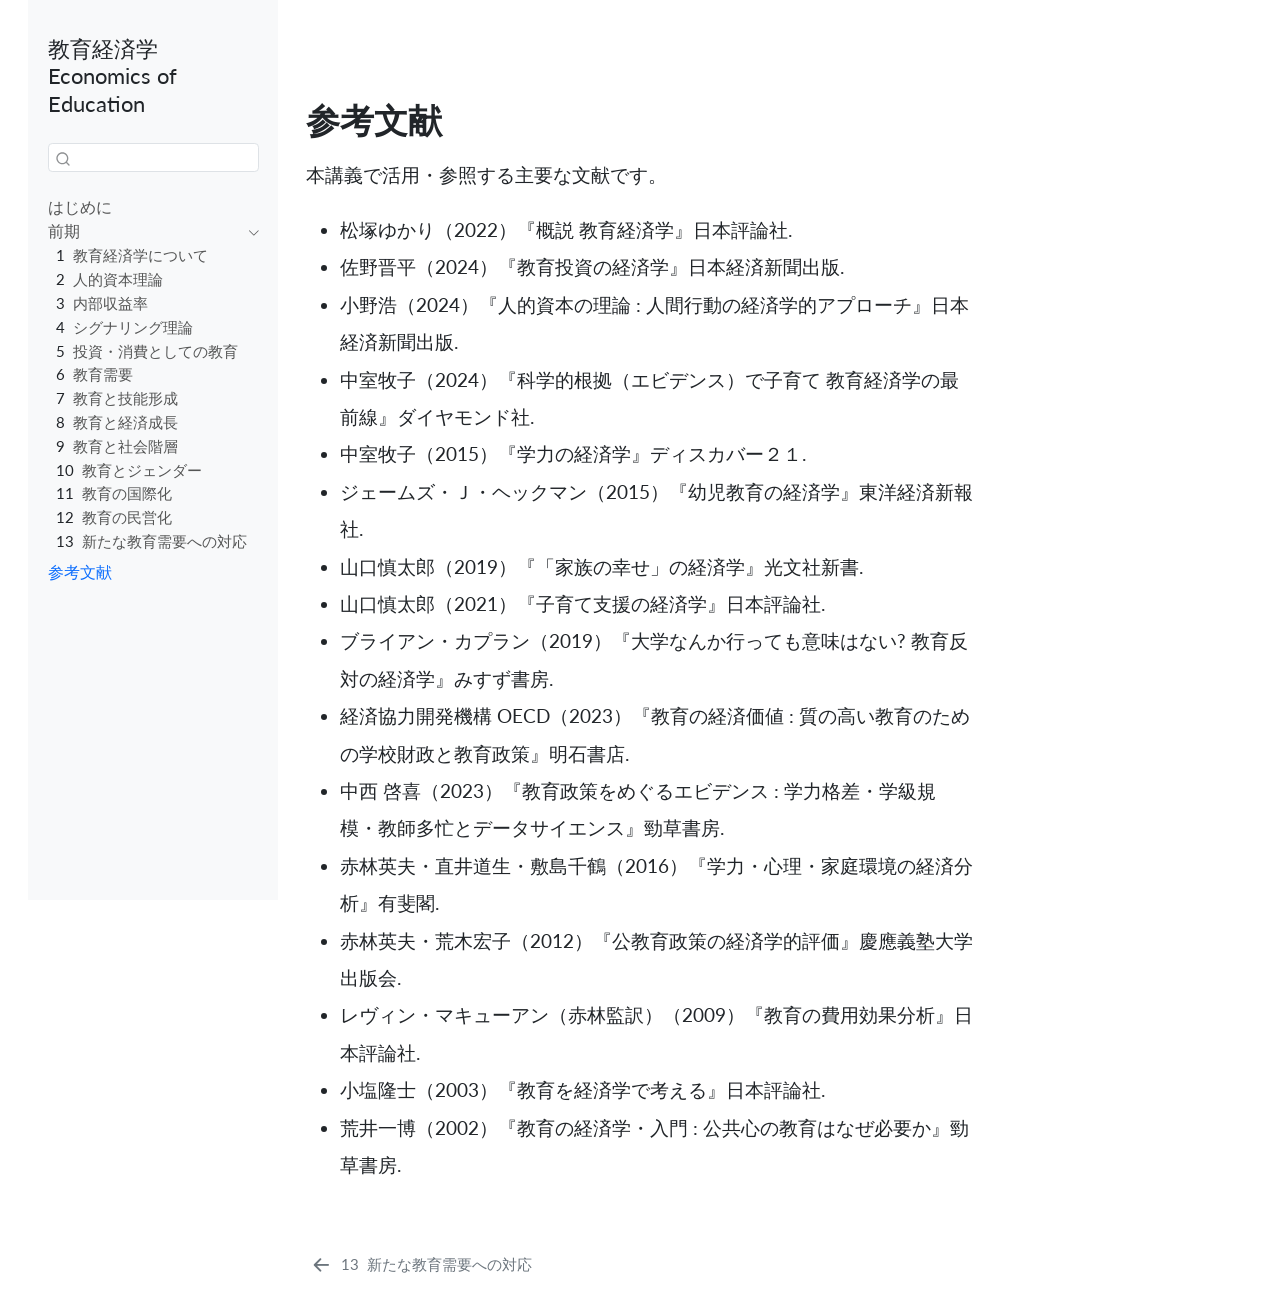
<file: references.html>
<!DOCTYPE html>
<html xmlns="http://www.w3.org/1999/xhtml" lang="en" xml:lang="en"><head>

<meta charset="utf-8">
<meta name="generator" content="quarto-1.8.27">

<meta name="viewport" content="width=device-width, initial-scale=1.0, user-scalable=yes">

<meta name="description" content="2026年度　前期 時間： 月曜日 2 時限（11:15-13:00） 教室： E 館 709 教室">

<title>参考文献 – 教育経済学 Economics of Education</title>
<style>
code{white-space: pre-wrap;}
span.smallcaps{font-variant: small-caps;}
div.columns{display: flex; gap: min(4vw, 1.5em);}
div.column{flex: auto; overflow-x: auto;}
div.hanging-indent{margin-left: 1.5em; text-indent: -1.5em;}
ul.task-list{list-style: none;}
ul.task-list li input[type="checkbox"] {
  width: 0.8em;
  margin: 0 0.8em 0.2em -1em; /* quarto-specific, see https://github.com/quarto-dev/quarto-cli/issues/4556 */ 
  vertical-align: middle;
}
</style>


<script src="site_libs/quarto-nav/quarto-nav.js"></script>
<script src="site_libs/quarto-nav/headroom.min.js"></script>
<script src="site_libs/clipboard/clipboard.min.js"></script>
<script src="site_libs/quarto-search/autocomplete.umd.js"></script>
<script src="site_libs/quarto-search/fuse.min.js"></script>
<script src="site_libs/quarto-search/quarto-search.js"></script>
<meta name="quarto:offset" content="./">
<link href="./lecA13.html" rel="prev">
<script src="site_libs/quarto-html/quarto.js" type="module"></script>
<script src="site_libs/quarto-html/tabsets/tabsets.js" type="module"></script>
<script src="site_libs/quarto-html/axe/axe-check.js" type="module"></script>
<script src="site_libs/quarto-html/popper.min.js"></script>
<script src="site_libs/quarto-html/tippy.umd.min.js"></script>
<script src="site_libs/quarto-html/anchor.min.js"></script>
<link href="site_libs/quarto-html/tippy.css" rel="stylesheet">
<link href="site_libs/quarto-html/quarto-syntax-highlighting-ed96de9b727972fe78a7b5d16c58bf87.css" rel="stylesheet" id="quarto-text-highlighting-styles">
<script src="site_libs/bootstrap/bootstrap.min.js"></script>
<link href="site_libs/bootstrap/bootstrap-icons.css" rel="stylesheet">
<link href="site_libs/bootstrap/bootstrap-131dd260d91686f5d9bec518fb44dbef.min.css" rel="stylesheet" append-hash="true" id="quarto-bootstrap" data-mode="light">
<script id="quarto-search-options" type="application/json">{
  "location": "sidebar",
  "copy-button": false,
  "collapse-after": 3,
  "panel-placement": "start",
  "type": "textbox",
  "limit": 50,
  "keyboard-shortcut": [
    "f",
    "/",
    "s"
  ],
  "show-item-context": false,
  "language": {
    "search-no-results-text": "No results",
    "search-matching-documents-text": "matching documents",
    "search-copy-link-title": "Copy link to search",
    "search-hide-matches-text": "Hide additional matches",
    "search-more-match-text": "more match in this document",
    "search-more-matches-text": "more matches in this document",
    "search-clear-button-title": "Clear",
    "search-text-placeholder": "",
    "search-detached-cancel-button-title": "Cancel",
    "search-submit-button-title": "Submit",
    "search-label": "Search"
  }
}</script>
<meta name="robots" content="noindex, nofollow">


</head>

<body class="nav-sidebar floating quarto-light">

<div id="quarto-search-results"></div>
  <header id="quarto-header" class="headroom fixed-top">
  <nav class="quarto-secondary-nav">
    <div class="container-fluid d-flex">
      <button type="button" class="quarto-btn-toggle btn" data-bs-toggle="collapse" role="button" data-bs-target=".quarto-sidebar-collapse-item" aria-controls="quarto-sidebar" aria-expanded="false" aria-label="Toggle sidebar navigation" onclick="if (window.quartoToggleHeadroom) { window.quartoToggleHeadroom(); }">
        <i class="bi bi-layout-text-sidebar-reverse"></i>
      </button>
        <nav class="quarto-page-breadcrumbs" aria-label="breadcrumb"><ol class="breadcrumb"><li class="breadcrumb-item"><a href="./references.html">参考文献</a></li></ol></nav>
        <a class="flex-grow-1" role="navigation" data-bs-toggle="collapse" data-bs-target=".quarto-sidebar-collapse-item" aria-controls="quarto-sidebar" aria-expanded="false" aria-label="Toggle sidebar navigation" onclick="if (window.quartoToggleHeadroom) { window.quartoToggleHeadroom(); }">      
        </a>
      <button type="button" class="btn quarto-search-button" aria-label="Search" onclick="window.quartoOpenSearch();">
        <i class="bi bi-search"></i>
      </button>
    </div>
  </nav>
</header>
<!-- content -->
<div id="quarto-content" class="quarto-container page-columns page-rows-contents page-layout-article">
<!-- sidebar -->
  <nav id="quarto-sidebar" class="sidebar collapse collapse-horizontal quarto-sidebar-collapse-item sidebar-navigation floating overflow-auto">
    <div class="pt-lg-2 mt-2 text-left sidebar-header">
    <div class="sidebar-title mb-0 py-0">
      <a href="./">教育経済学　Economics of Education</a> 
    </div>
      </div>
        <div class="mt-2 flex-shrink-0 align-items-center">
        <div class="sidebar-search">
        <div id="quarto-search" class="" title="Search"></div>
        </div>
        </div>
    <div class="sidebar-menu-container"> 
    <ul class="list-unstyled mt-1">
        <li class="sidebar-item">
  <div class="sidebar-item-container"> 
  <a href="./index.html" class="sidebar-item-text sidebar-link">
 <span class="menu-text">はじめに</span></a>
  </div>
</li>
        <li class="sidebar-item sidebar-item-section">
      <div class="sidebar-item-container"> 
            <a class="sidebar-item-text sidebar-link text-start" data-bs-toggle="collapse" data-bs-target="#quarto-sidebar-section-1" role="navigation" aria-expanded="true">
 <span class="menu-text">前期</span></a>
          <a class="sidebar-item-toggle text-start" data-bs-toggle="collapse" data-bs-target="#quarto-sidebar-section-1" role="navigation" aria-expanded="true" aria-label="Toggle section">
            <i class="bi bi-chevron-right ms-2"></i>
          </a> 
      </div>
      <ul id="quarto-sidebar-section-1" class="collapse list-unstyled sidebar-section depth1 show">  
          <li class="sidebar-item">
  <div class="sidebar-item-container"> 
  <a href="./lecA01.html" class="sidebar-item-text sidebar-link">
 <span class="menu-text"><span class="chapter-number">1</span>&nbsp; <span class="chapter-title">教育経済学について</span></span></a>
  </div>
</li>
          <li class="sidebar-item">
  <div class="sidebar-item-container"> 
  <a href="./lecA02.html" class="sidebar-item-text sidebar-link">
 <span class="menu-text"><span class="chapter-number">2</span>&nbsp; <span class="chapter-title">人的資本理論</span></span></a>
  </div>
</li>
          <li class="sidebar-item">
  <div class="sidebar-item-container"> 
  <a href="./lecA03.html" class="sidebar-item-text sidebar-link">
 <span class="menu-text"><span class="chapter-number">3</span>&nbsp; <span class="chapter-title">内部収益率</span></span></a>
  </div>
</li>
          <li class="sidebar-item">
  <div class="sidebar-item-container"> 
  <a href="./lecA04.html" class="sidebar-item-text sidebar-link">
 <span class="menu-text"><span class="chapter-number">4</span>&nbsp; <span class="chapter-title">シグナリング理論</span></span></a>
  </div>
</li>
          <li class="sidebar-item">
  <div class="sidebar-item-container"> 
  <a href="./lecA05.html" class="sidebar-item-text sidebar-link">
 <span class="menu-text"><span class="chapter-number">5</span>&nbsp; <span class="chapter-title">投資・消費としての教育</span></span></a>
  </div>
</li>
          <li class="sidebar-item">
  <div class="sidebar-item-container"> 
  <a href="./lecA06.html" class="sidebar-item-text sidebar-link">
 <span class="menu-text"><span class="chapter-number">6</span>&nbsp; <span class="chapter-title">教育需要</span></span></a>
  </div>
</li>
          <li class="sidebar-item">
  <div class="sidebar-item-container"> 
  <a href="./lecA07.html" class="sidebar-item-text sidebar-link">
 <span class="menu-text"><span class="chapter-number">7</span>&nbsp; <span class="chapter-title">教育と技能形成</span></span></a>
  </div>
</li>
          <li class="sidebar-item">
  <div class="sidebar-item-container"> 
  <a href="./lecA08.html" class="sidebar-item-text sidebar-link">
 <span class="menu-text"><span class="chapter-number">8</span>&nbsp; <span class="chapter-title">教育と経済成長</span></span></a>
  </div>
</li>
          <li class="sidebar-item">
  <div class="sidebar-item-container"> 
  <a href="./lecA09.html" class="sidebar-item-text sidebar-link">
 <span class="menu-text"><span class="chapter-number">9</span>&nbsp; <span class="chapter-title">教育と社会階層</span></span></a>
  </div>
</li>
          <li class="sidebar-item">
  <div class="sidebar-item-container"> 
  <a href="./lecA10.html" class="sidebar-item-text sidebar-link">
 <span class="menu-text"><span class="chapter-number">10</span>&nbsp; <span class="chapter-title">教育とジェンダー</span></span></a>
  </div>
</li>
          <li class="sidebar-item">
  <div class="sidebar-item-container"> 
  <a href="./lecA11.html" class="sidebar-item-text sidebar-link">
 <span class="menu-text"><span class="chapter-number">11</span>&nbsp; <span class="chapter-title">教育の国際化</span></span></a>
  </div>
</li>
          <li class="sidebar-item">
  <div class="sidebar-item-container"> 
  <a href="./lecA12.html" class="sidebar-item-text sidebar-link">
 <span class="menu-text"><span class="chapter-number">12</span>&nbsp; <span class="chapter-title">教育の民営化</span></span></a>
  </div>
</li>
          <li class="sidebar-item">
  <div class="sidebar-item-container"> 
  <a href="./lecA13.html" class="sidebar-item-text sidebar-link">
 <span class="menu-text"><span class="chapter-number">13</span>&nbsp; <span class="chapter-title">新たな教育需要への対応</span></span></a>
  </div>
</li>
      </ul>
  </li>
        <li class="sidebar-item">
  <div class="sidebar-item-container"> 
  <a href="./references.html" class="sidebar-item-text sidebar-link active">
 <span class="menu-text">参考文献</span></a>
  </div>
</li>
    </ul>
    </div>
</nav>
<div id="quarto-sidebar-glass" class="quarto-sidebar-collapse-item" data-bs-toggle="collapse" data-bs-target=".quarto-sidebar-collapse-item"></div>
<!-- margin-sidebar -->
    <div id="quarto-margin-sidebar" class="sidebar margin-sidebar zindex-bottom">
        
    </div>
<!-- main -->
<main class="content" id="quarto-document-content">

<header id="title-block-header" class="quarto-title-block default">
<div class="quarto-title">
<h1 class="title">参考文献</h1>
</div>



<div class="quarto-title-meta">

    
  
    
  </div>
  


</header>


<p>本講義で活用・参照する主要な文献です。</p>
<ul>
<li>松塚ゆかり（2022）『概説 教育経済学』日本評論社.</li>
<li>佐野晋平（2024）『教育投資の経済学』日本経済新聞出版.</li>
<li>小野浩（2024）『人的資本の理論 : 人間行動の経済学的アプローチ』日本経済新聞出版.</li>
<li>中室牧子（2024）『科学的根拠（エビデンス）で子育て 教育経済学の最前線』ダイヤモンド社.</li>
<li>中室牧子（2015）『学力の経済学』ディスカバー２１.</li>
<li>ジェームズ・Ｊ・ヘックマン（2015）『幼児教育の経済学』東洋経済新報社.</li>
<li>山口慎太郎（2019）『「家族の幸せ」の経済学』光文社新書.</li>
<li>山口慎太郎（2021）『子育て支援の経済学』日本評論社.</li>
<li>ブライアン・カプラン（2019）『大学なんか行っても意味はない? 教育反対の経済学』みすず書房.</li>
<li>経済協力開発機構 OECD（2023）『教育の経済価値 : 質の高い教育のための学校財政と教育政策』明石書店.</li>
<li>中西 啓喜（2023）『教育政策をめぐるエビデンス : 学力格差・学級規模・教師多忙とデータサイエンス』勁草書房.</li>
<li>赤林英夫・直井道生・敷島千鶴（2016）『学力・心理・家庭環境の経済分析』有斐閣.</li>
<li>赤林英夫・荒木宏子（2012）『公教育政策の経済学的評価』慶應義塾大学出版会.</li>
<li>レヴィン・マキューアン（赤林監訳）（2009）『教育の費用効果分析』日本評論社.</li>
<li>小塩隆士（2003）『教育を経済学で考える』日本評論社.</li>
<li>荒井一博（2002）『教育の経済学・入門 : 公共心の教育はなぜ必要か』勁草書房.</li>
</ul>



</main> <!-- /main -->
<script id="quarto-html-after-body" type="application/javascript">
  window.document.addEventListener("DOMContentLoaded", function (event) {
    const icon = "";
    const anchorJS = new window.AnchorJS();
    anchorJS.options = {
      placement: 'right',
      icon: icon
    };
    anchorJS.add('.anchored');
    const isCodeAnnotation = (el) => {
      for (const clz of el.classList) {
        if (clz.startsWith('code-annotation-')) {                     
          return true;
        }
      }
      return false;
    }
    const onCopySuccess = function(e) {
      // button target
      const button = e.trigger;
      // don't keep focus
      button.blur();
      // flash "checked"
      button.classList.add('code-copy-button-checked');
      var currentTitle = button.getAttribute("title");
      button.setAttribute("title", "Copied!");
      let tooltip;
      if (window.bootstrap) {
        button.setAttribute("data-bs-toggle", "tooltip");
        button.setAttribute("data-bs-placement", "left");
        button.setAttribute("data-bs-title", "Copied!");
        tooltip = new bootstrap.Tooltip(button, 
          { trigger: "manual", 
            customClass: "code-copy-button-tooltip",
            offset: [0, -8]});
        tooltip.show();    
      }
      setTimeout(function() {
        if (tooltip) {
          tooltip.hide();
          button.removeAttribute("data-bs-title");
          button.removeAttribute("data-bs-toggle");
          button.removeAttribute("data-bs-placement");
        }
        button.setAttribute("title", currentTitle);
        button.classList.remove('code-copy-button-checked');
      }, 1000);
      // clear code selection
      e.clearSelection();
    }
    const getTextToCopy = function(trigger) {
      const outerScaffold = trigger.parentElement.cloneNode(true);
      const codeEl = outerScaffold.querySelector('code');
      for (const childEl of codeEl.children) {
        if (isCodeAnnotation(childEl)) {
          childEl.remove();
        }
      }
      return codeEl.innerText;
    }
    const clipboard = new window.ClipboardJS('.code-copy-button:not([data-in-quarto-modal])', {
      text: getTextToCopy
    });
    clipboard.on('success', onCopySuccess);
    if (window.document.getElementById('quarto-embedded-source-code-modal')) {
      const clipboardModal = new window.ClipboardJS('.code-copy-button[data-in-quarto-modal]', {
        text: getTextToCopy,
        container: window.document.getElementById('quarto-embedded-source-code-modal')
      });
      clipboardModal.on('success', onCopySuccess);
    }
      var localhostRegex = new RegExp(/^(?:http|https):\/\/localhost\:?[0-9]*\//);
      var mailtoRegex = new RegExp(/^mailto:/);
        var filterRegex = new RegExp('/' + window.location.host + '/');
      var isInternal = (href) => {
          return filterRegex.test(href) || localhostRegex.test(href) || mailtoRegex.test(href);
      }
      // Inspect non-navigation links and adorn them if external
     var links = window.document.querySelectorAll('a[href]:not(.nav-link):not(.navbar-brand):not(.toc-action):not(.sidebar-link):not(.sidebar-item-toggle):not(.pagination-link):not(.no-external):not([aria-hidden]):not(.dropdown-item):not(.quarto-navigation-tool):not(.about-link)');
      for (var i=0; i<links.length; i++) {
        const link = links[i];
        if (!isInternal(link.href)) {
          // undo the damage that might have been done by quarto-nav.js in the case of
          // links that we want to consider external
          if (link.dataset.originalHref !== undefined) {
            link.href = link.dataset.originalHref;
          }
            // target, if specified
            link.setAttribute("target", "_blank");
            if (link.getAttribute("rel") === null) {
              link.setAttribute("rel", "noopener");
            }
        }
      }
    function tippyHover(el, contentFn, onTriggerFn, onUntriggerFn) {
      const config = {
        allowHTML: true,
        maxWidth: 500,
        delay: 100,
        arrow: false,
        appendTo: function(el) {
            return el.parentElement;
        },
        interactive: true,
        interactiveBorder: 10,
        theme: 'quarto',
        placement: 'bottom-start',
      };
      if (contentFn) {
        config.content = contentFn;
      }
      if (onTriggerFn) {
        config.onTrigger = onTriggerFn;
      }
      if (onUntriggerFn) {
        config.onUntrigger = onUntriggerFn;
      }
      window.tippy(el, config); 
    }
    const noterefs = window.document.querySelectorAll('a[role="doc-noteref"]');
    for (var i=0; i<noterefs.length; i++) {
      const ref = noterefs[i];
      tippyHover(ref, function() {
        // use id or data attribute instead here
        let href = ref.getAttribute('data-footnote-href') || ref.getAttribute('href');
        try { href = new URL(href).hash; } catch {}
        const id = href.replace(/^#\/?/, "");
        const note = window.document.getElementById(id);
        if (note) {
          return note.innerHTML;
        } else {
          return "";
        }
      });
    }
    const xrefs = window.document.querySelectorAll('a.quarto-xref');
    const processXRef = (id, note) => {
      // Strip column container classes
      const stripColumnClz = (el) => {
        el.classList.remove("page-full", "page-columns");
        if (el.children) {
          for (const child of el.children) {
            stripColumnClz(child);
          }
        }
      }
      stripColumnClz(note)
      if (id === null || id.startsWith('sec-')) {
        // Special case sections, only their first couple elements
        const container = document.createElement("div");
        if (note.children && note.children.length > 2) {
          container.appendChild(note.children[0].cloneNode(true));
          for (let i = 1; i < note.children.length; i++) {
            const child = note.children[i];
            if (child.tagName === "P" && child.innerText === "") {
              continue;
            } else {
              container.appendChild(child.cloneNode(true));
              break;
            }
          }
          if (window.Quarto?.typesetMath) {
            window.Quarto.typesetMath(container);
          }
          return container.innerHTML
        } else {
          if (window.Quarto?.typesetMath) {
            window.Quarto.typesetMath(note);
          }
          return note.innerHTML;
        }
      } else {
        // Remove any anchor links if they are present
        const anchorLink = note.querySelector('a.anchorjs-link');
        if (anchorLink) {
          anchorLink.remove();
        }
        if (window.Quarto?.typesetMath) {
          window.Quarto.typesetMath(note);
        }
        if (note.classList.contains("callout")) {
          return note.outerHTML;
        } else {
          return note.innerHTML;
        }
      }
    }
    for (var i=0; i<xrefs.length; i++) {
      const xref = xrefs[i];
      tippyHover(xref, undefined, function(instance) {
        instance.disable();
        let url = xref.getAttribute('href');
        let hash = undefined; 
        if (url.startsWith('#')) {
          hash = url;
        } else {
          try { hash = new URL(url).hash; } catch {}
        }
        if (hash) {
          const id = hash.replace(/^#\/?/, "");
          const note = window.document.getElementById(id);
          if (note !== null) {
            try {
              const html = processXRef(id, note.cloneNode(true));
              instance.setContent(html);
            } finally {
              instance.enable();
              instance.show();
            }
          } else {
            // See if we can fetch this
            fetch(url.split('#')[0])
            .then(res => res.text())
            .then(html => {
              const parser = new DOMParser();
              const htmlDoc = parser.parseFromString(html, "text/html");
              const note = htmlDoc.getElementById(id);
              if (note !== null) {
                const html = processXRef(id, note);
                instance.setContent(html);
              } 
            }).finally(() => {
              instance.enable();
              instance.show();
            });
          }
        } else {
          // See if we can fetch a full url (with no hash to target)
          // This is a special case and we should probably do some content thinning / targeting
          fetch(url)
          .then(res => res.text())
          .then(html => {
            const parser = new DOMParser();
            const htmlDoc = parser.parseFromString(html, "text/html");
            const note = htmlDoc.querySelector('main.content');
            if (note !== null) {
              // This should only happen for chapter cross references
              // (since there is no id in the URL)
              // remove the first header
              if (note.children.length > 0 && note.children[0].tagName === "HEADER") {
                note.children[0].remove();
              }
              const html = processXRef(null, note);
              instance.setContent(html);
            } 
          }).finally(() => {
            instance.enable();
            instance.show();
          });
        }
      }, function(instance) {
      });
    }
        let selectedAnnoteEl;
        const selectorForAnnotation = ( cell, annotation) => {
          let cellAttr = 'data-code-cell="' + cell + '"';
          let lineAttr = 'data-code-annotation="' +  annotation + '"';
          const selector = 'span[' + cellAttr + '][' + lineAttr + ']';
          return selector;
        }
        const selectCodeLines = (annoteEl) => {
          const doc = window.document;
          const targetCell = annoteEl.getAttribute("data-target-cell");
          const targetAnnotation = annoteEl.getAttribute("data-target-annotation");
          const annoteSpan = window.document.querySelector(selectorForAnnotation(targetCell, targetAnnotation));
          const lines = annoteSpan.getAttribute("data-code-lines").split(",");
          const lineIds = lines.map((line) => {
            return targetCell + "-" + line;
          })
          let top = null;
          let height = null;
          let parent = null;
          if (lineIds.length > 0) {
              //compute the position of the single el (top and bottom and make a div)
              const el = window.document.getElementById(lineIds[0]);
              top = el.offsetTop;
              height = el.offsetHeight;
              parent = el.parentElement.parentElement;
            if (lineIds.length > 1) {
              const lastEl = window.document.getElementById(lineIds[lineIds.length - 1]);
              const bottom = lastEl.offsetTop + lastEl.offsetHeight;
              height = bottom - top;
            }
            if (top !== null && height !== null && parent !== null) {
              // cook up a div (if necessary) and position it 
              let div = window.document.getElementById("code-annotation-line-highlight");
              if (div === null) {
                div = window.document.createElement("div");
                div.setAttribute("id", "code-annotation-line-highlight");
                div.style.position = 'absolute';
                parent.appendChild(div);
              }
              div.style.top = top - 2 + "px";
              div.style.height = height + 4 + "px";
              div.style.left = 0;
              let gutterDiv = window.document.getElementById("code-annotation-line-highlight-gutter");
              if (gutterDiv === null) {
                gutterDiv = window.document.createElement("div");
                gutterDiv.setAttribute("id", "code-annotation-line-highlight-gutter");
                gutterDiv.style.position = 'absolute';
                const codeCell = window.document.getElementById(targetCell);
                const gutter = codeCell.querySelector('.code-annotation-gutter');
                gutter.appendChild(gutterDiv);
              }
              gutterDiv.style.top = top - 2 + "px";
              gutterDiv.style.height = height + 4 + "px";
            }
            selectedAnnoteEl = annoteEl;
          }
        };
        const unselectCodeLines = () => {
          const elementsIds = ["code-annotation-line-highlight", "code-annotation-line-highlight-gutter"];
          elementsIds.forEach((elId) => {
            const div = window.document.getElementById(elId);
            if (div) {
              div.remove();
            }
          });
          selectedAnnoteEl = undefined;
        };
          // Handle positioning of the toggle
      window.addEventListener(
        "resize",
        throttle(() => {
          elRect = undefined;
          if (selectedAnnoteEl) {
            selectCodeLines(selectedAnnoteEl);
          }
        }, 10)
      );
      function throttle(fn, ms) {
      let throttle = false;
      let timer;
        return (...args) => {
          if(!throttle) { // first call gets through
              fn.apply(this, args);
              throttle = true;
          } else { // all the others get throttled
              if(timer) clearTimeout(timer); // cancel #2
              timer = setTimeout(() => {
                fn.apply(this, args);
                timer = throttle = false;
              }, ms);
          }
        };
      }
        const annoteTargets = window.document.querySelectorAll('.code-annotation-anchor');
        for (let i=0; i<annoteTargets.length; i++) {
          const annoteTarget = annoteTargets[i];
          const targetCell = annoteTarget.getAttribute("data-target-cell");
          const targetAnnotation = annoteTarget.getAttribute("data-target-annotation");
          const contentFn = () => {
            const content = window.document.querySelector(selectorForAnnotation(targetCell, targetAnnotation));
            if (content) {
              const tipContent = content.cloneNode(true);
              tipContent.classList.add("code-annotation-tip-content");
              return tipContent.outerHTML;
            }
          }
          const config = {
            allowHTML: true,
            content: contentFn,
            onShow: (instance) => {
              selectCodeLines(instance.reference);
              instance.reference.classList.add('code-annotation-active');
              window.tippy.hideAll();
            },
            onHide: (instance) => {
              unselectCodeLines();
              instance.reference.classList.remove('code-annotation-active');
            },
            maxWidth: 300,
            delay: [50, 0],
            duration: [200, 0],
            offset: [5, 10],
            arrow: true,
            trigger: 'click',
            appendTo: function(el) {
              return el.parentElement.parentElement.parentElement;
            },
            interactive: true,
            interactiveBorder: 10,
            theme: 'quarto',
            placement: 'right',
            positionFixed: true,
            popperOptions: {
              modifiers: [
              {
                name: 'flip',
                options: {
                  flipVariations: false, // true by default
                  allowedAutoPlacements: ['right'],
                  fallbackPlacements: ['right', 'top', 'top-start', 'top-end', 'bottom', 'bottom-start', 'bottom-end', 'left'],
                },
              },
              {
                name: 'preventOverflow',
                options: {
                  mainAxis: false,
                  altAxis: false
                }
              }
              ]        
            }      
          };
          window.tippy(annoteTarget, config); 
        }
    const findCites = (el) => {
      const parentEl = el.parentElement;
      if (parentEl) {
        const cites = parentEl.dataset.cites;
        if (cites) {
          return {
            el,
            cites: cites.split(' ')
          };
        } else {
          return findCites(el.parentElement)
        }
      } else {
        return undefined;
      }
    };
    var bibliorefs = window.document.querySelectorAll('a[role="doc-biblioref"]');
    for (var i=0; i<bibliorefs.length; i++) {
      const ref = bibliorefs[i];
      const citeInfo = findCites(ref);
      if (citeInfo) {
        tippyHover(citeInfo.el, function() {
          var popup = window.document.createElement('div');
          citeInfo.cites.forEach(function(cite) {
            var citeDiv = window.document.createElement('div');
            citeDiv.classList.add('hanging-indent');
            citeDiv.classList.add('csl-entry');
            var biblioDiv = window.document.getElementById('ref-' + cite);
            if (biblioDiv) {
              citeDiv.innerHTML = biblioDiv.innerHTML;
            }
            popup.appendChild(citeDiv);
          });
          return popup.innerHTML;
        });
      }
    }
  });
  </script>
<nav class="page-navigation">
  <div class="nav-page nav-page-previous">
      <a href="./lecA13.html" class="pagination-link" aria-label="新たな教育需要への対応">
        <i class="bi bi-arrow-left-short"></i> <span class="nav-page-text"><span class="chapter-number">13</span>&nbsp; <span class="chapter-title">新たな教育需要への対応</span></span>
      </a>          
  </div>
  <div class="nav-page nav-page-next">
  </div>
</nav>
</div> <!-- /content -->




</body></html>
</file>
<file: site_libs/quarto-html/tippy.css>
.tippy-box[data-animation=fade][data-state=hidden]{opacity:0}[data-tippy-root]{max-width:calc(100vw - 10px)}.tippy-box{position:relative;background-color:#333;color:#fff;border-radius:4px;font-size:14px;line-height:1.4;white-space:normal;outline:0;transition-property:transform,visibility,opacity}.tippy-box[data-placement^=top]>.tippy-arrow{bottom:0}.tippy-box[data-placement^=top]>.tippy-arrow:before{bottom:-7px;left:0;border-width:8px 8px 0;border-top-color:initial;transform-origin:center top}.tippy-box[data-placement^=bottom]>.tippy-arrow{top:0}.tippy-box[data-placement^=bottom]>.tippy-arrow:before{top:-7px;left:0;border-width:0 8px 8px;border-bottom-color:initial;transform-origin:center bottom}.tippy-box[data-placement^=left]>.tippy-arrow{right:0}.tippy-box[data-placement^=left]>.tippy-arrow:before{border-width:8px 0 8px 8px;border-left-color:initial;right:-7px;transform-origin:center left}.tippy-box[data-placement^=right]>.tippy-arrow{left:0}.tippy-box[data-placement^=right]>.tippy-arrow:before{left:-7px;border-width:8px 8px 8px 0;border-right-color:initial;transform-origin:center right}.tippy-box[data-inertia][data-state=visible]{transition-timing-function:cubic-bezier(.54,1.5,.38,1.11)}.tippy-arrow{width:16px;height:16px;color:#333}.tippy-arrow:before{content:"";position:absolute;border-color:transparent;border-style:solid}.tippy-content{position:relative;padding:5px 9px;z-index:1}
</file>
<file: site_libs/quarto-html/quarto-syntax-highlighting-ed96de9b727972fe78a7b5d16c58bf87.css>
/* quarto syntax highlight colors */
:root {
  --quarto-hl-ot-color: #003B4F;
  --quarto-hl-at-color: #657422;
  --quarto-hl-ss-color: #20794D;
  --quarto-hl-an-color: #5E5E5E;
  --quarto-hl-fu-color: #4758AB;
  --quarto-hl-st-color: #20794D;
  --quarto-hl-cf-color: #003B4F;
  --quarto-hl-op-color: #5E5E5E;
  --quarto-hl-er-color: #AD0000;
  --quarto-hl-bn-color: #AD0000;
  --quarto-hl-al-color: #AD0000;
  --quarto-hl-va-color: #111111;
  --quarto-hl-bu-color: inherit;
  --quarto-hl-ex-color: inherit;
  --quarto-hl-pp-color: #AD0000;
  --quarto-hl-in-color: #5E5E5E;
  --quarto-hl-vs-color: #20794D;
  --quarto-hl-wa-color: #5E5E5E;
  --quarto-hl-do-color: #5E5E5E;
  --quarto-hl-im-color: #00769E;
  --quarto-hl-ch-color: #20794D;
  --quarto-hl-dt-color: #AD0000;
  --quarto-hl-fl-color: #AD0000;
  --quarto-hl-co-color: #5E5E5E;
  --quarto-hl-cv-color: #5E5E5E;
  --quarto-hl-cn-color: #8f5902;
  --quarto-hl-sc-color: #5E5E5E;
  --quarto-hl-dv-color: #AD0000;
  --quarto-hl-kw-color: #003B4F;
}

/* other quarto variables */
:root {
  --quarto-font-monospace: SFMono-Regular, Menlo, Monaco, Consolas, "Liberation Mono", "Courier New", monospace;
}

/* syntax highlight based on Pandoc's rules */
pre > code.sourceCode > span {
  color: #003B4F;
}

code.sourceCode > span {
  color: #003B4F;
}

div.sourceCode,
div.sourceCode pre.sourceCode {
  color: #003B4F;
}

/* Normal */
code span {
  color: #003B4F;
}

/* Alert */
code span.al {
  color: #AD0000;
  font-style: inherit;
}

/* Annotation */
code span.an {
  color: #5E5E5E;
  font-style: inherit;
}

/* Attribute */
code span.at {
  color: #657422;
  font-style: inherit;
}

/* BaseN */
code span.bn {
  color: #AD0000;
  font-style: inherit;
}

/* BuiltIn */
code span.bu {
  font-style: inherit;
}

/* ControlFlow */
code span.cf {
  color: #003B4F;
  font-weight: bold;
  font-style: inherit;
}

/* Char */
code span.ch {
  color: #20794D;
  font-style: inherit;
}

/* Constant */
code span.cn {
  color: #8f5902;
  font-style: inherit;
}

/* Comment */
code span.co {
  color: #5E5E5E;
  font-style: inherit;
}

/* CommentVar */
code span.cv {
  color: #5E5E5E;
  font-style: italic;
}

/* Documentation */
code span.do {
  color: #5E5E5E;
  font-style: italic;
}

/* DataType */
code span.dt {
  color: #AD0000;
  font-style: inherit;
}

/* DecVal */
code span.dv {
  color: #AD0000;
  font-style: inherit;
}

/* Error */
code span.er {
  color: #AD0000;
  font-style: inherit;
}

/* Extension */
code span.ex {
  font-style: inherit;
}

/* Float */
code span.fl {
  color: #AD0000;
  font-style: inherit;
}

/* Function */
code span.fu {
  color: #4758AB;
  font-style: inherit;
}

/* Import */
code span.im {
  color: #00769E;
  font-style: inherit;
}

/* Information */
code span.in {
  color: #5E5E5E;
  font-style: inherit;
}

/* Keyword */
code span.kw {
  color: #003B4F;
  font-weight: bold;
  font-style: inherit;
}

/* Operator */
code span.op {
  color: #5E5E5E;
  font-style: inherit;
}

/* Other */
code span.ot {
  color: #003B4F;
  font-style: inherit;
}

/* Preprocessor */
code span.pp {
  color: #AD0000;
  font-style: inherit;
}

/* SpecialChar */
code span.sc {
  color: #5E5E5E;
  font-style: inherit;
}

/* SpecialString */
code span.ss {
  color: #20794D;
  font-style: inherit;
}

/* String */
code span.st {
  color: #20794D;
  font-style: inherit;
}

/* Variable */
code span.va {
  color: #111111;
  font-style: inherit;
}

/* VerbatimString */
code span.vs {
  color: #20794D;
  font-style: inherit;
}

/* Warning */
code span.wa {
  color: #5E5E5E;
  font-style: italic;
}

.prevent-inlining {
  content: "</";
}

/*# sourceMappingURL=0920dd6d7437995b8cdf7429764427b1.css.map */
</file>
